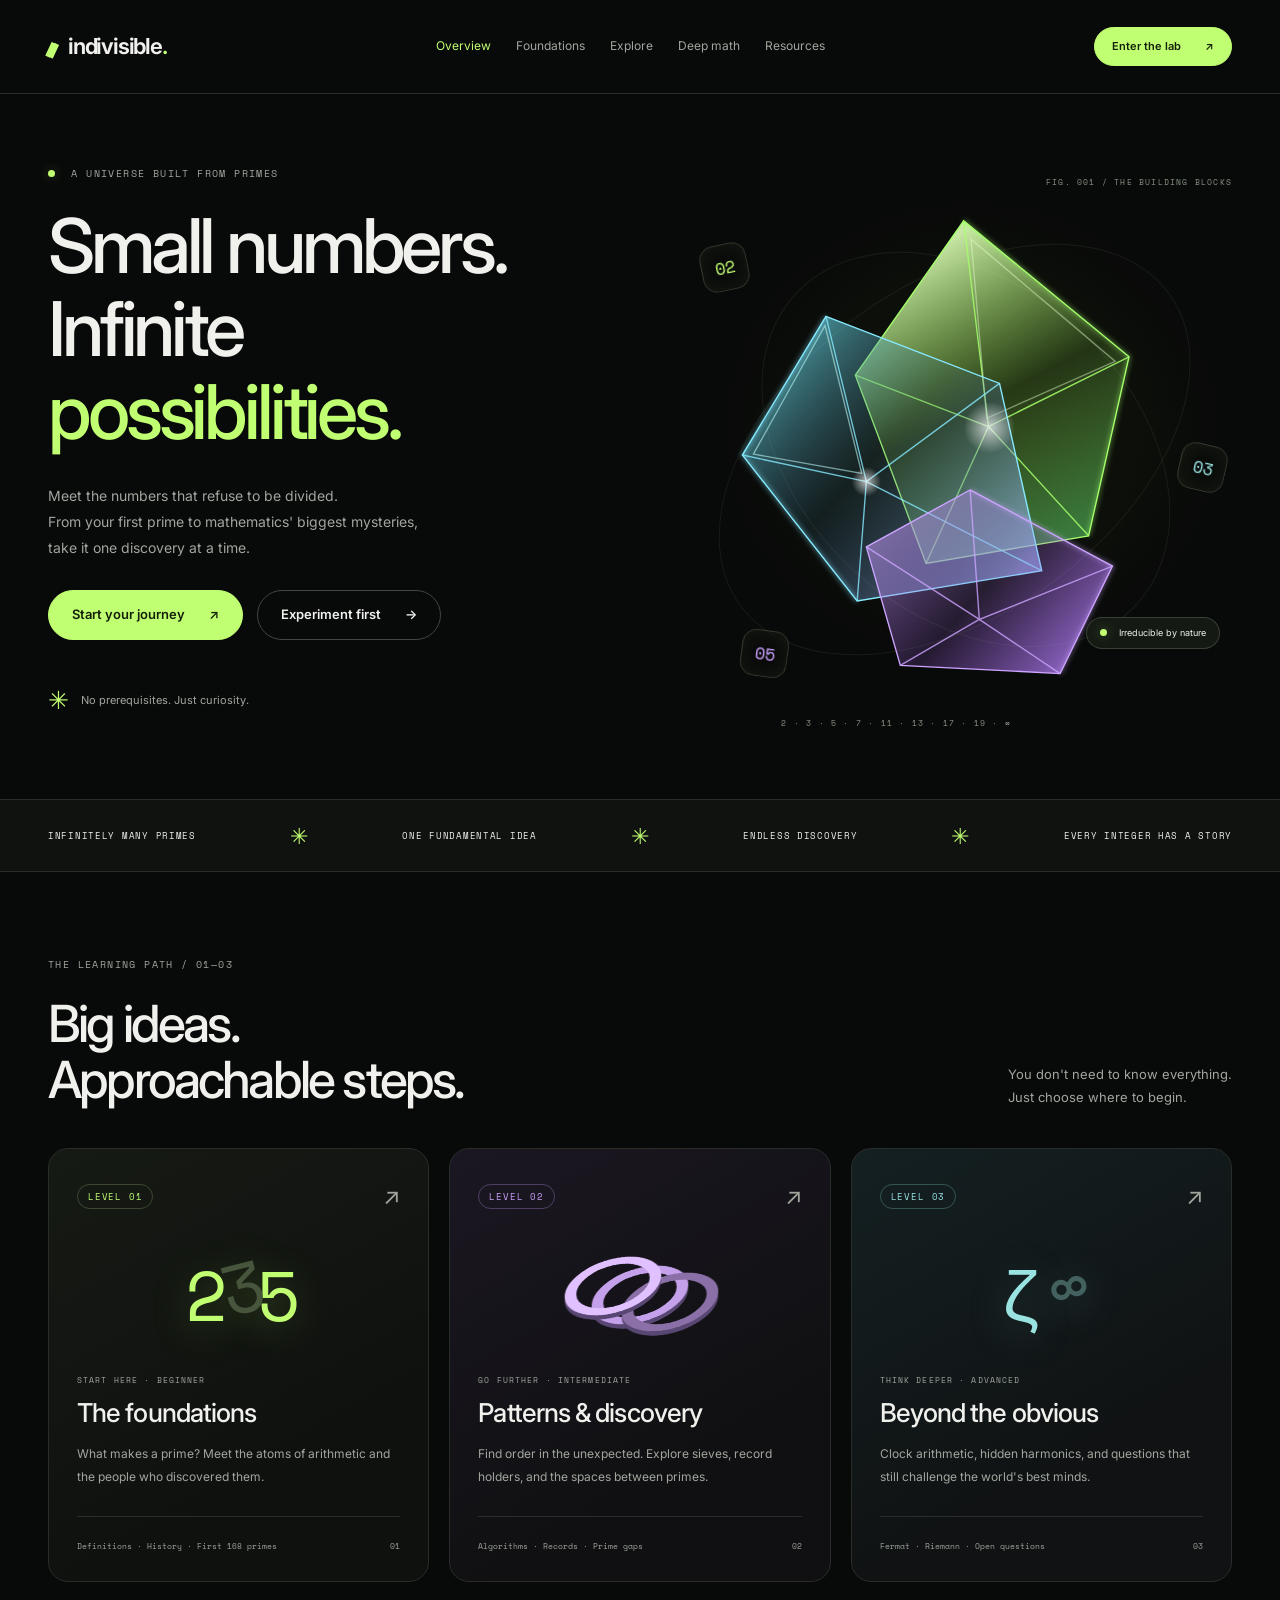
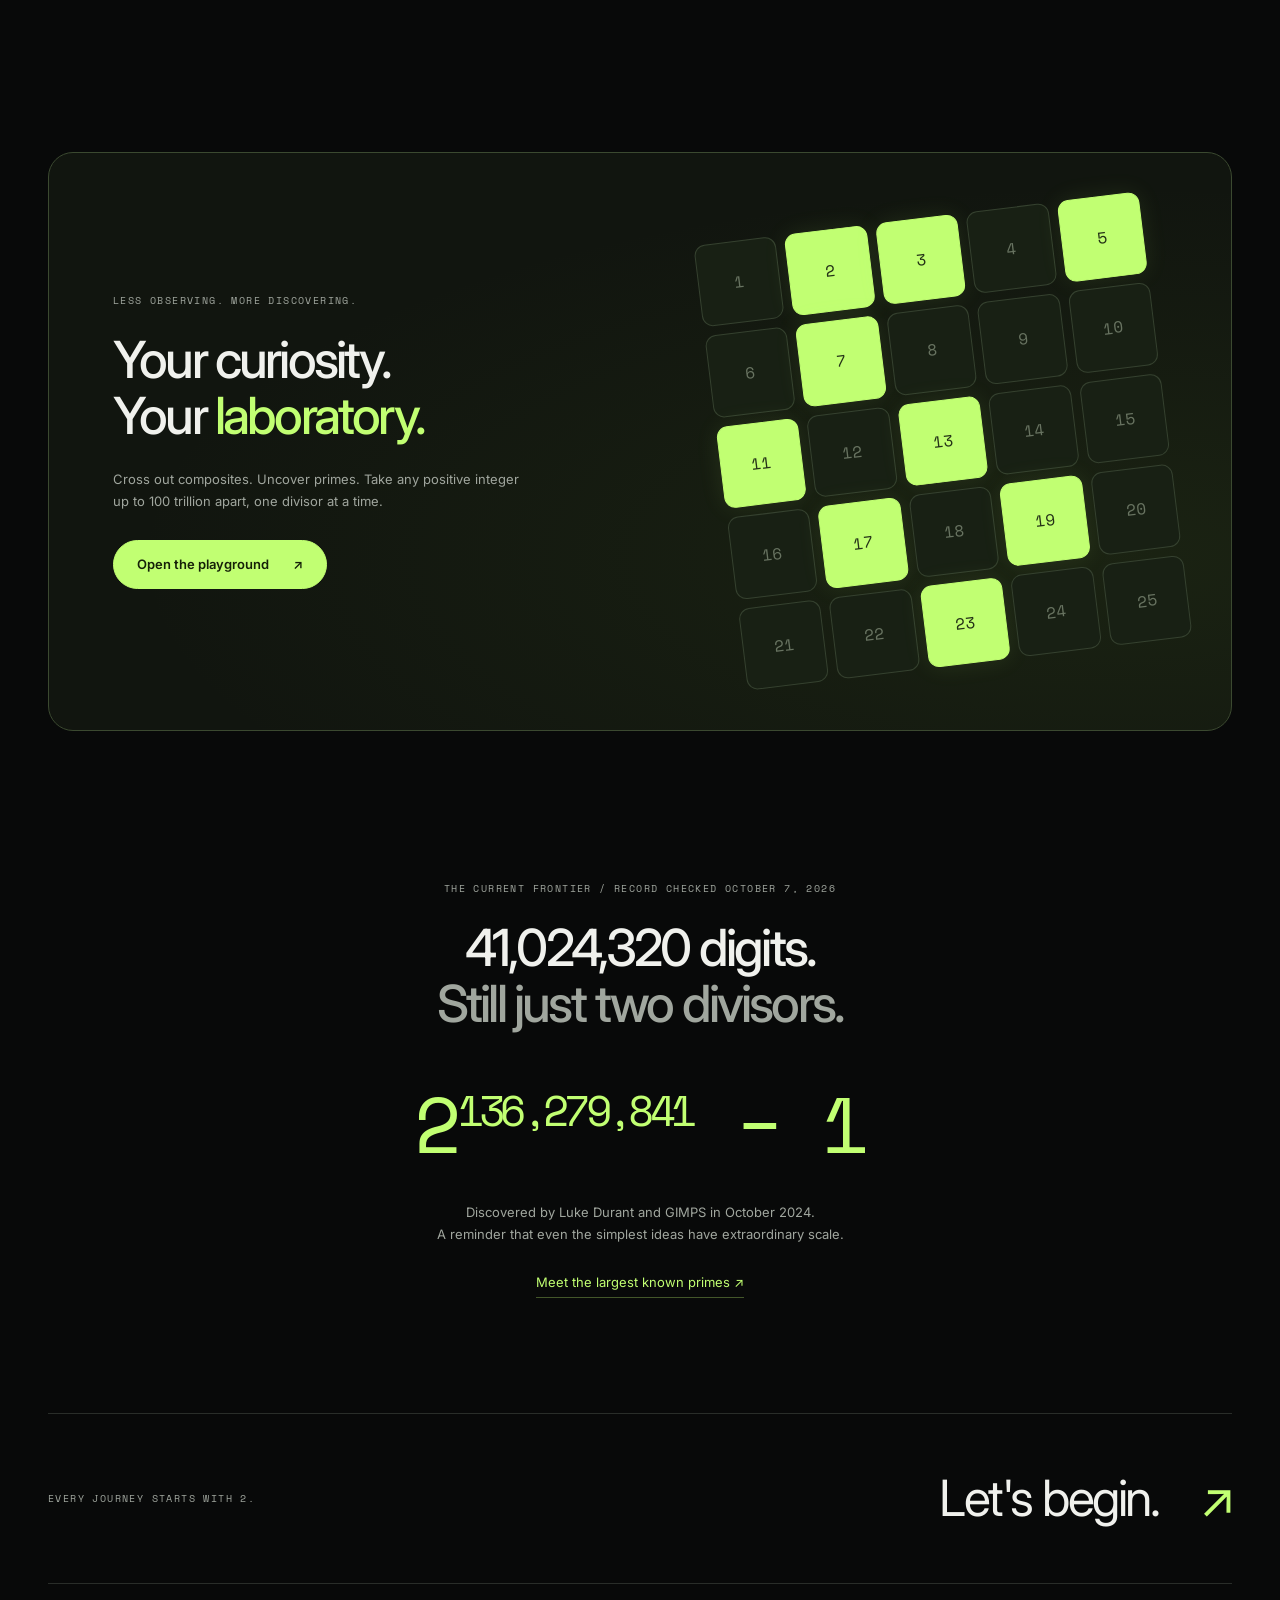
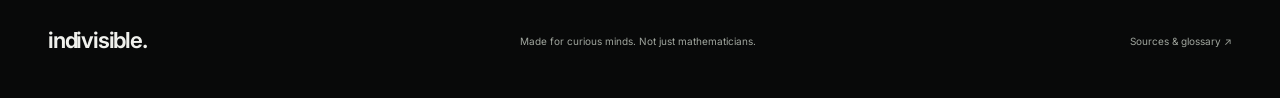
<file: index.html>
<!DOCTYPE html>
<html lang="en">
<head>
    <meta charset="UTF-8">
    <meta name="viewport" content="width=device-width, initial-scale=1.0">
    <meta name="description" content="A guided journey into prime numbers. Explore the foundations, discover patterns, and experiment in an interactive prime laboratory.">
    <meta name="theme-color" content="#080909">
    <title>Indivisible — Small numbers. Infinite possibilities.</title>
    <link rel="icon" type="image/svg+xml" href="prism.svg">
    <link rel="stylesheet" href="styles.css">
    <script src="app.js" defer></script>
</head>
<body>
    <a class="skip-link" href="#main">Skip to content</a>
    <header class="site-header">
        <a class="brand" href="index.html" aria-label="Indivisible home"><span class="brand-mark" aria-hidden="true">ıı</span> indivisible<span class="brand-dot">.</span></a>
        <nav aria-label="Main navigation"><a href="index.html" aria-current="page">Overview</a><a href="foundations.html">Foundations</a><a href="explore.html">Explore</a><a href="advanced.html">Deep math</a><a href="resources.html">Resources</a></nav>
        <a class="button button-small" href="playground.html">Enter the lab <span aria-hidden="true">↗</span></a>
    </header>
    <main id="main">
        <section class="hero container">
            <div class="hero-copy">
                <p class="eyebrow"><span class="status-dot"></span> A universe built from primes</p>
                <h1>Small numbers.<br>Infinite<br><span class="text-lime">possibilities.</span></h1>
                <p class="hero-description">Meet the numbers that refuse to be divided.<br>From your first prime to mathematics' biggest mysteries,<br class="desktop-break"> take it one discovery at a time.</p>
                <div class="button-row"><a class="button" href="foundations.html">Start your journey <span aria-hidden="true">↗</span></a><a class="button button-ghost" href="playground.html">Experiment first <span aria-hidden="true">→</span></a></div>
                <div class="hero-caption"><span class="mini-orbit" aria-hidden="true">✳</span><span>No prerequisites. Just curiosity.</span></div>
            </div>
            <div class="hero-art" aria-label="Abstract translucent geometric structures inspired by the building blocks of numbers" role="img">
                <div class="orbital orbital-one"></div><div class="orbital orbital-two"></div>
                <div class="art-coordinate coordinate-top">FIG. 001 / THE BUILDING BLOCKS</div>
                <img src="prism.svg" alt="" class="prism">
                <span class="floating-number number-two">02</span><span class="floating-number number-three">03</span><span class="floating-number number-five">05</span>
                <div class="art-tag"><span class="status-dot"></span> Irreducible by nature</div>
                <div class="art-coordinate coordinate-bottom">2 · 3 · 5 · 7 · 11 · 13 · 17 · 19 · ∞</div>
            </div>
        </section>
        <div class="ticker" aria-label="Prime number highlights"><div class="container ticker-inner"><span>INFINITELY MANY PRIMES</span><span class="asterisk">✳</span><span>ONE FUNDAMENTAL IDEA</span><span class="asterisk">✳</span><span>ENDLESS DISCOVERY</span><span class="asterisk">✳</span><span>EVERY INTEGER HAS A STORY</span></div></div>
        <section class="container section" id="levels">
            <div class="section-heading"><div><p class="eyebrow">The learning path / 01—03</p><h2>Big ideas.<br>Approachable steps.</h2></div><p>You don't need to know everything.<br>Just choose where to begin.</p></div>
            <div class="level-grid">
                <a class="level-card level-lime" href="foundations.html"><div class="card-top"><span class="pill">LEVEL 01</span><span class="card-arrow">↗</span></div><div class="level-symbol" aria-hidden="true">2<span>3</span>5</div><div><p class="eyebrow">Start here · Beginner</p><h3>The foundations</h3><p>What makes a prime? Meet the atoms of arithmetic and the people who discovered them.</p></div><div class="card-footer"><span>Definitions · History · First 168 primes</span><span>01</span></div></a>
                <a class="level-card level-purple" href="explore.html"><div class="card-top"><span class="pill">LEVEL 02</span><span class="card-arrow">↗</span></div><div class="level-symbol symbol-rings" aria-hidden="true"><i></i><i></i><i></i></div><div><p class="eyebrow">Go further · Intermediate</p><h3>Patterns &amp; discovery</h3><p>Find order in the unexpected. Explore sieves, record holders, and the spaces between primes.</p></div><div class="card-footer"><span>Algorithms · Records · Prime gaps</span><span>02</span></div></a>
                <a class="level-card level-cyan" href="advanced.html"><div class="card-top"><span class="pill">LEVEL 03</span><span class="card-arrow">↗</span></div><div class="level-symbol" aria-hidden="true">ζ<span>∞</span></div><div><p class="eyebrow">Think deeper · Advanced</p><h3>Beyond the obvious</h3><p>Clock arithmetic, hidden harmonics, and questions that still challenge the world's best minds.</p></div><div class="card-footer"><span>Fermat · Riemann · Open questions</span><span>03</span></div></a>
            </div>
        </section>
        <section class="container section">
            <div class="feature-panel">
                <div><p class="eyebrow">Less observing. More discovering.</p><h2>Your curiosity.<br>Your <span class="text-lime">laboratory.</span></h2><p>Cross out composites. Uncover primes. Take any positive integer up to 100 trillion apart, one divisor at a time.</p><a class="button" href="playground.html">Open the playground <span aria-hidden="true">↗</span></a></div>
                <div class="preview-grid" aria-label="Example: primes highlighted among the integers 1 to 25"><span>1</span><span class="lit">2</span><span class="lit">3</span><span>4</span><span class="lit">5</span><span>6</span><span class="lit">7</span><span>8</span><span>9</span><span>10</span><span class="lit">11</span><span>12</span><span class="lit">13</span><span>14</span><span>15</span><span>16</span><span class="lit">17</span><span>18</span><span class="lit">19</span><span>20</span><span>21</span><span>22</span><span class="lit">23</span><span>24</span><span>25</span></div>
            </div>
        </section>
        <section class="container section record-teaser">
            <p class="eyebrow">The current frontier / Record checked October 7, 2026</p><h2>41,024,320 digits.<br><span class="muted">Still just two divisors.</span></h2>
            <div class="record-equation">2<sup>136,279,841</sup> − 1</div>
            <p>Discovered by Luke Durant and GIMPS in October 2024.<br>A reminder that even the simplest ideas have extraordinary scale.</p>
            <a class="text-link" href="explore.html#largest">Meet the largest known primes <span aria-hidden="true">↗</span></a>
        </section>
        <section class="container journey-end"><span class="eyebrow">Every journey starts with 2.</span><a href="foundations.html">Let's begin. <span aria-hidden="true">↗</span></a></section>
    </main>
    <footer class="site-footer container"><a class="brand" href="index.html">indivisible.</a><p>Made for curious minds. Not just mathematicians.</p><a href="resources.html">Sources &amp; glossary ↗</a></footer>
</body>
</html>
</file>
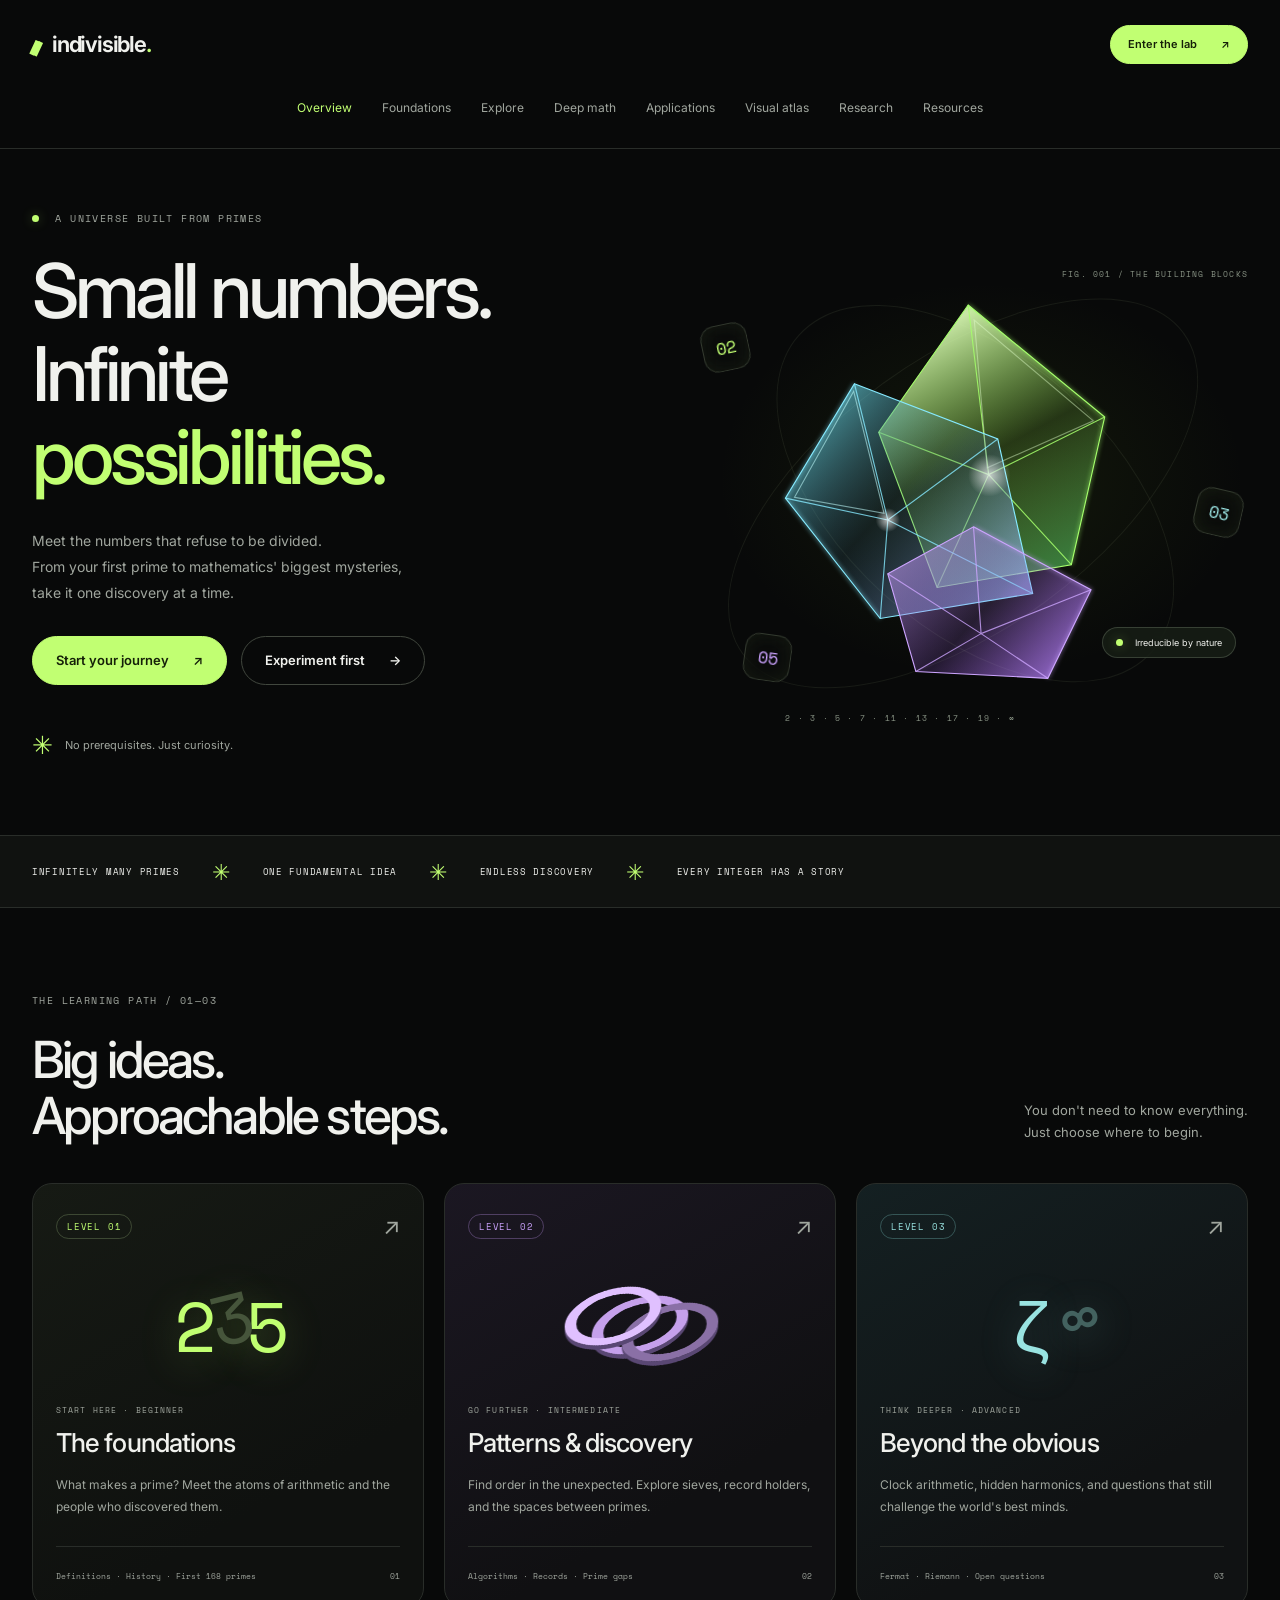
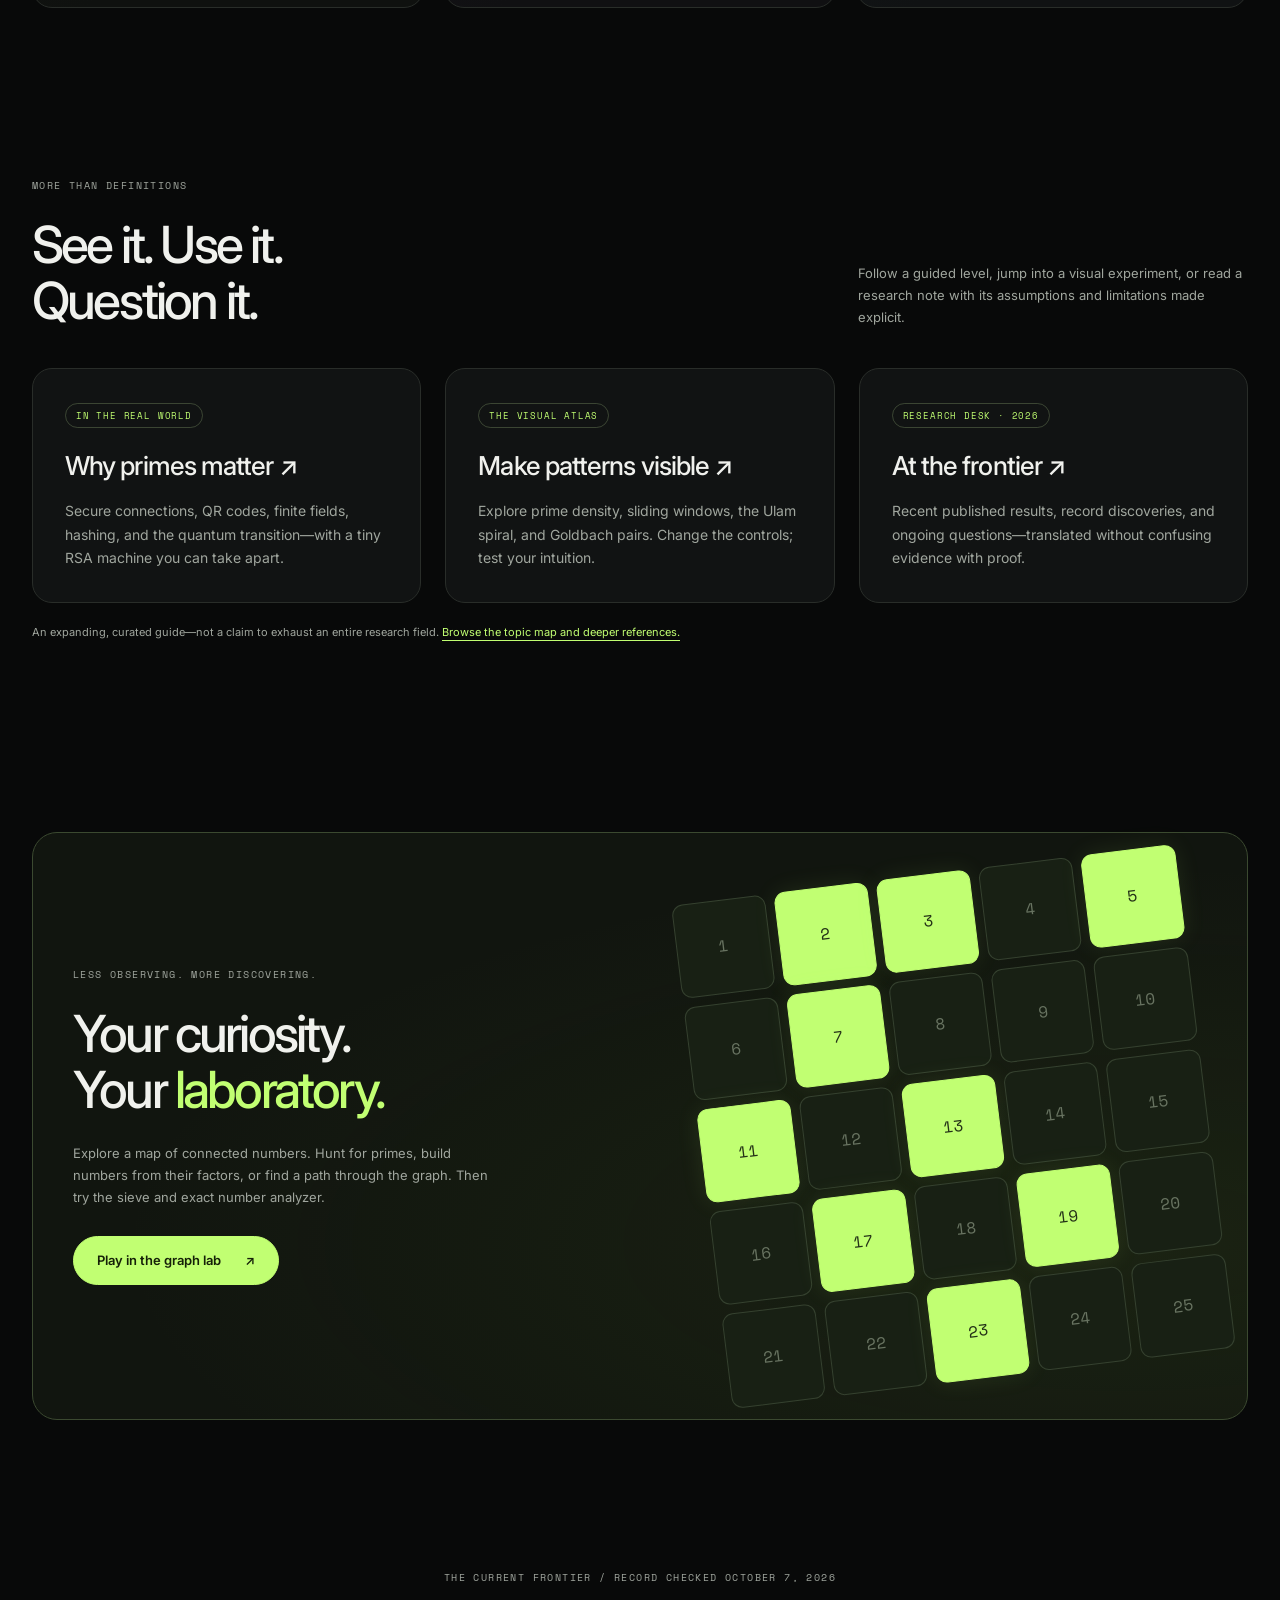
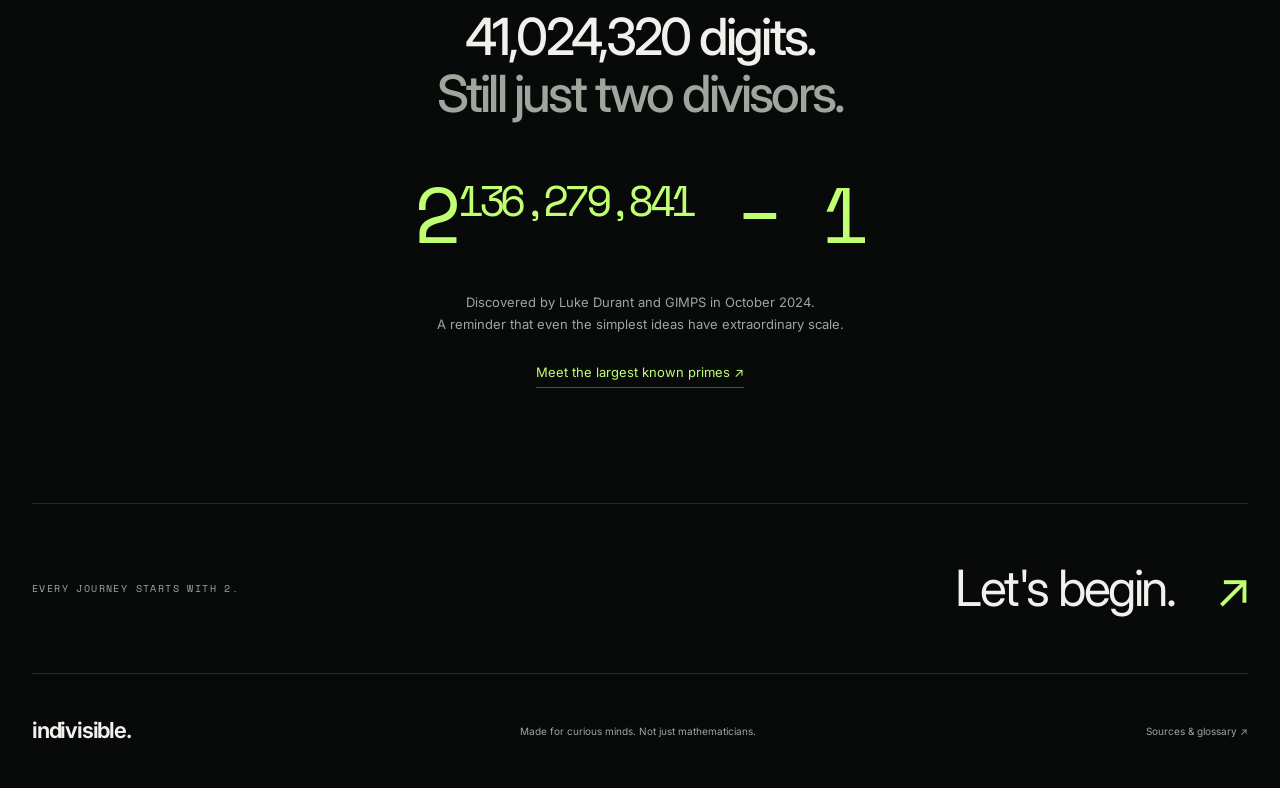
<file: docs/index.html>
<!DOCTYPE html>
<html lang="en">
<head>
    <meta charset="UTF-8">
    <meta name="viewport" content="width=device-width, initial-scale=1.0">
    <meta name="description" content="A guided journey into prime numbers. Explore the foundations, discover patterns, and experiment in an interactive prime laboratory.">
    <meta name="theme-color" content="#080909">
    <title>Indivisible — Small numbers. Infinite possibilities.</title>
    <link rel="icon" type="image/svg+xml" href="assets/images/prism.svg">
    <link rel="stylesheet" href="assets/css/styles.css">
    <script src="scripts/app.js" defer></script>
</head>
<body>
    <a class="skip-link" href="#main">Skip to content</a>
    <header class="site-header">
        <a class="brand" href="index.html" aria-label="Indivisible home"><span class="brand-mark" aria-hidden="true">ıı</span> indivisible<span class="brand-dot">.</span></a>
        <nav aria-label="Main navigation"><a href="index.html" aria-current="page">Overview</a><a href="foundations.html">Foundations</a><a href="explore.html">Explore</a><a href="advanced.html">Deep math</a><a href="applications.html">Applications</a><a href="visuals.html">Visual atlas</a><a href="research.html">Research</a><a href="resources.html">Resources</a></nav>
        <a class="button button-small" href="playground.html">Enter the lab <span aria-hidden="true">↗</span></a>
    </header>
    <main id="main">
        <section class="hero container">
            <div class="hero-copy">
                <p class="eyebrow"><span class="status-dot"></span> A universe built from primes</p>
                <h1>Small numbers.<br>Infinite<br><span class="text-lime">possibilities.</span></h1>
                <p class="hero-description">Meet the numbers that refuse to be divided.<br>From your first prime to mathematics' biggest mysteries,<br class="desktop-break"> take it one discovery at a time.</p>
                <div class="button-row"><a class="button" href="foundations.html">Start your journey <span aria-hidden="true">↗</span></a><a class="button button-ghost" href="playground.html">Experiment first <span aria-hidden="true">→</span></a></div>
                <div class="hero-caption"><span class="mini-orbit" aria-hidden="true">✳</span><span>No prerequisites. Just curiosity.</span></div>
            </div>
            <div class="hero-art" aria-label="Abstract translucent geometric structures inspired by the building blocks of numbers" role="img">
                <div class="orbital orbital-one"></div><div class="orbital orbital-two"></div>
                <div class="art-coordinate coordinate-top">FIG. 001 / THE BUILDING BLOCKS</div>
                <img src="assets/images/prism.svg" alt="" class="prism">
                <span class="floating-number number-two">02</span><span class="floating-number number-three">03</span><span class="floating-number number-five">05</span>
                <div class="art-tag"><span class="status-dot"></span> Irreducible by nature</div>
                <div class="art-coordinate coordinate-bottom">2 · 3 · 5 · 7 · 11 · 13 · 17 · 19 · ∞</div>
            </div>
        </section>
        <div class="ticker" aria-label="Prime number highlights"><div class="container ticker-inner"><span>INFINITELY MANY PRIMES</span><span class="asterisk">✳</span><span>ONE FUNDAMENTAL IDEA</span><span class="asterisk">✳</span><span>ENDLESS DISCOVERY</span><span class="asterisk">✳</span><span>EVERY INTEGER HAS A STORY</span></div></div>
        <section class="container section" id="levels">
            <div class="section-heading"><div><p class="eyebrow">The learning path / 01—03</p><h2>Big ideas.<br>Approachable steps.</h2></div><p>You don't need to know everything.<br>Just choose where to begin.</p></div>
            <div class="level-grid">
                <a class="level-card level-lime" href="foundations.html"><div class="card-top"><span class="pill">LEVEL 01</span><span class="card-arrow">↗</span></div><div class="level-symbol" aria-hidden="true">2<span>3</span>5</div><div><p class="eyebrow">Start here · Beginner</p><h3>The foundations</h3><p>What makes a prime? Meet the atoms of arithmetic and the people who discovered them.</p></div><div class="card-footer"><span>Definitions · History · First 168 primes</span><span>01</span></div></a>
                <a class="level-card level-purple" href="explore.html"><div class="card-top"><span class="pill">LEVEL 02</span><span class="card-arrow">↗</span></div><div class="level-symbol symbol-rings" aria-hidden="true"><i></i><i></i><i></i></div><div><p class="eyebrow">Go further · Intermediate</p><h3>Patterns &amp; discovery</h3><p>Find order in the unexpected. Explore sieves, record holders, and the spaces between primes.</p></div><div class="card-footer"><span>Algorithms · Records · Prime gaps</span><span>02</span></div></a>
                <a class="level-card level-cyan" href="advanced.html"><div class="card-top"><span class="pill">LEVEL 03</span><span class="card-arrow">↗</span></div><div class="level-symbol" aria-hidden="true">ζ<span>∞</span></div><div><p class="eyebrow">Think deeper · Advanced</p><h3>Beyond the obvious</h3><p>Clock arithmetic, hidden harmonics, and questions that still challenge the world's best minds.</p></div><div class="card-footer"><span>Fermat · Riemann · Open questions</span><span>03</span></div></a>
            </div>
        </section>
        <section class="container section discovery-links">
            <div class="section-heading"><div><p class="eyebrow">More than definitions</p><h2>See it. Use it.<br>Question it.</h2></div><p>Follow a guided level, jump into a visual experiment, or read a research note with its assumptions and limitations made explicit.</p></div>
            <div class="reading-grid three">
                <a class="panel discovery-card" href="applications.html"><span class="pill">IN THE REAL WORLD</span><h3>Why primes matter ↗</h3><p>Secure connections, QR codes, finite fields, hashing, and the quantum transition—with a tiny RSA machine you can take apart.</p></a>
                <a class="panel discovery-card" href="visuals.html"><span class="pill">THE VISUAL ATLAS</span><h3>Make patterns visible ↗</h3><p>Explore prime density, sliding windows, the Ulam spiral, and Goldbach pairs. Change the controls; test your intuition.</p></a>
                <a class="panel discovery-card" href="research.html"><span class="pill">RESEARCH DESK · 2026</span><h3>At the frontier ↗</h3><p>Recent published results, record discoveries, and ongoing questions—translated without confusing evidence with proof.</p></a>
            </div>
            <p class="source-note">An expanding, curated guide—not a claim to exhaust an entire research field. <a href="resources.html#topic-map">Browse the topic map and deeper references.</a></p>
        </section>
        <section class="container section">
            <div class="feature-panel">
                <div><p class="eyebrow">Less observing. More discovering.</p><h2>Your curiosity.<br>Your <span class="text-lime">laboratory.</span></h2><p>Explore a map of connected numbers. Hunt for primes, build numbers from their factors, or find a path through the graph. Then try the sieve and exact number analyzer.</p><a class="button" href="playground.html#graph-lab">Play in the graph lab <span aria-hidden="true">↗</span></a></div>
                <div class="preview-grid" aria-label="Example: primes highlighted among the integers 1 to 25"><span>1</span><span class="lit">2</span><span class="lit">3</span><span>4</span><span class="lit">5</span><span>6</span><span class="lit">7</span><span>8</span><span>9</span><span>10</span><span class="lit">11</span><span>12</span><span class="lit">13</span><span>14</span><span>15</span><span>16</span><span class="lit">17</span><span>18</span><span class="lit">19</span><span>20</span><span>21</span><span>22</span><span class="lit">23</span><span>24</span><span>25</span></div>
            </div>
        </section>
        <section class="container section record-teaser">
            <p class="eyebrow">The current frontier / Record checked October 7, 2026</p><h2>41,024,320 digits.<br><span class="muted">Still just two divisors.</span></h2>
            <div class="record-equation">2<sup>136,279,841</sup> − 1</div>
            <p>Discovered by Luke Durant and GIMPS in October 2024.<br>A reminder that even the simplest ideas have extraordinary scale.</p>
            <a class="text-link" href="explore.html#largest">Meet the largest known primes <span aria-hidden="true">↗</span></a>
        </section>
        <section class="container journey-end"><span class="eyebrow">Every journey starts with 2.</span><a href="foundations.html">Let's begin. <span aria-hidden="true">↗</span></a></section>
    </main>
    <footer class="site-footer container"><a class="brand" href="index.html">indivisible.</a><p>Made for curious minds. Not just mathematicians.</p><a href="resources.html">Sources &amp; glossary ↗</a></footer>
</body>
</html>
</file>
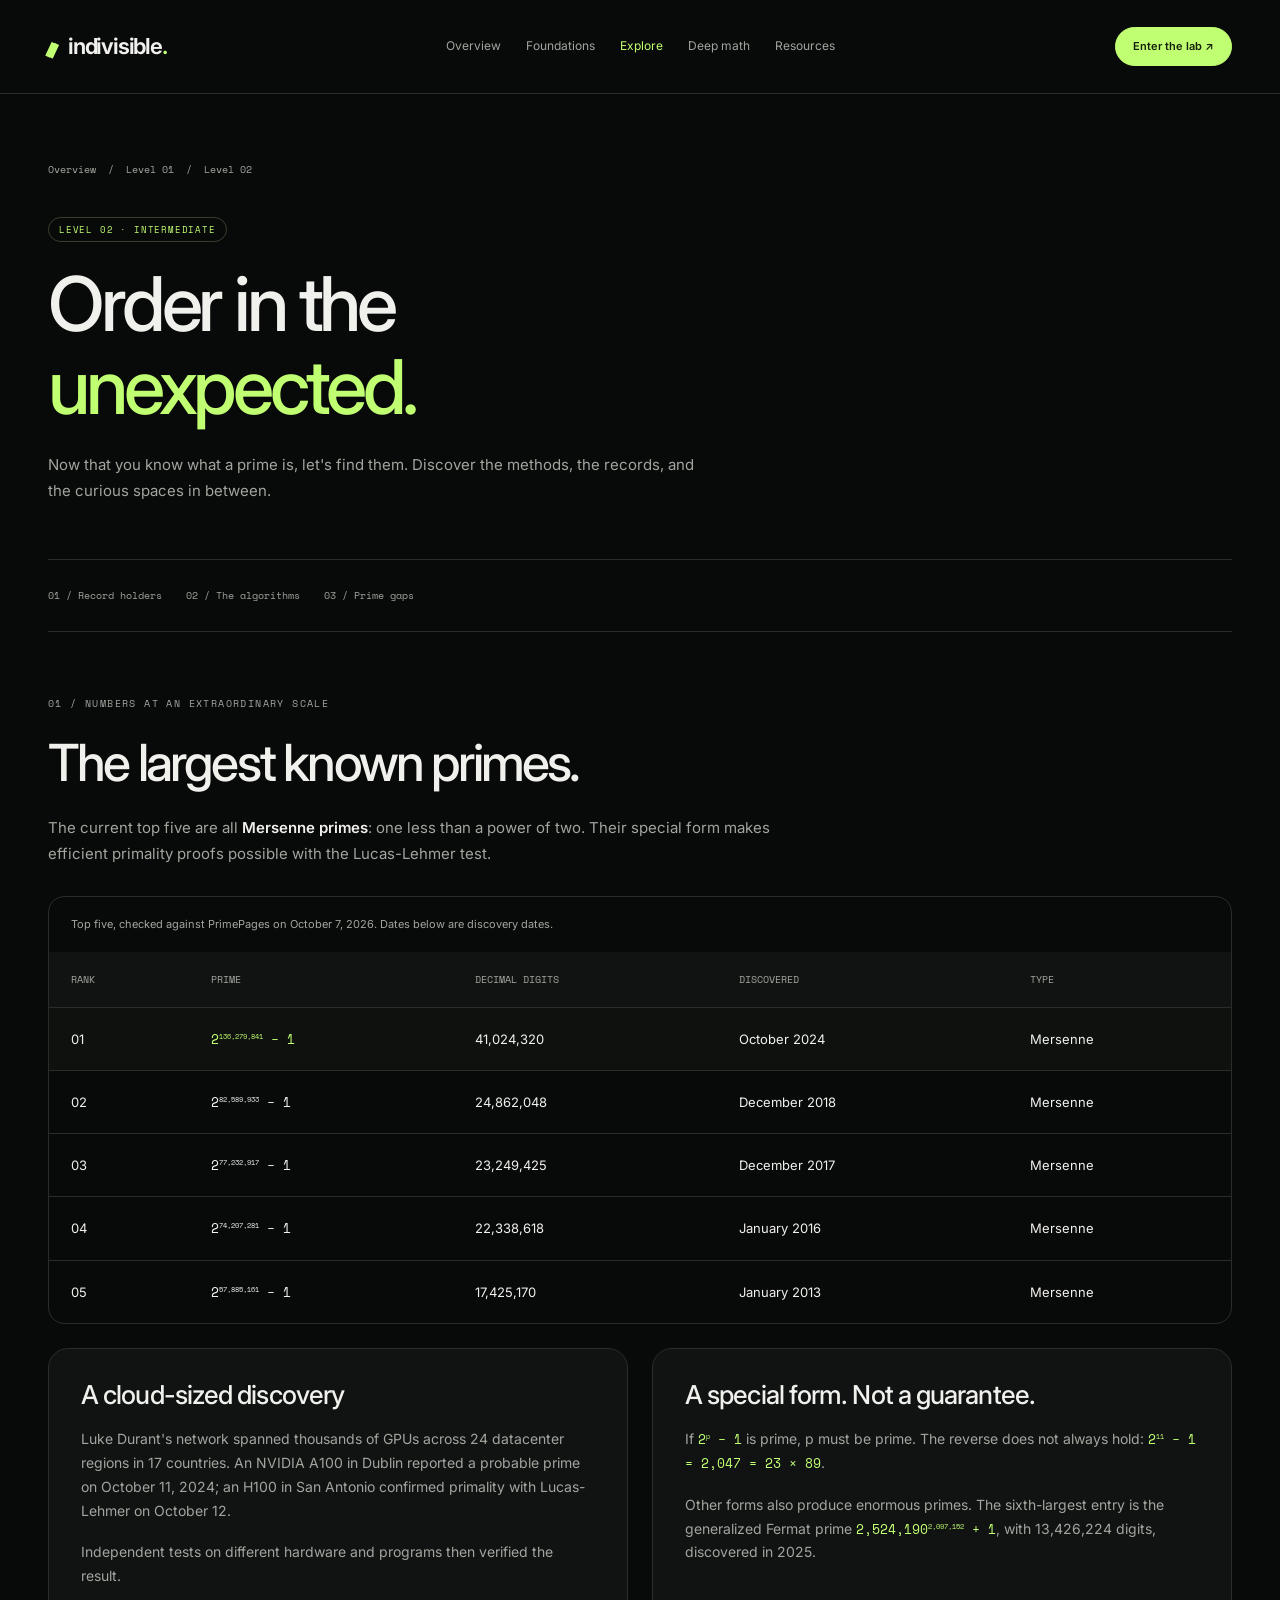
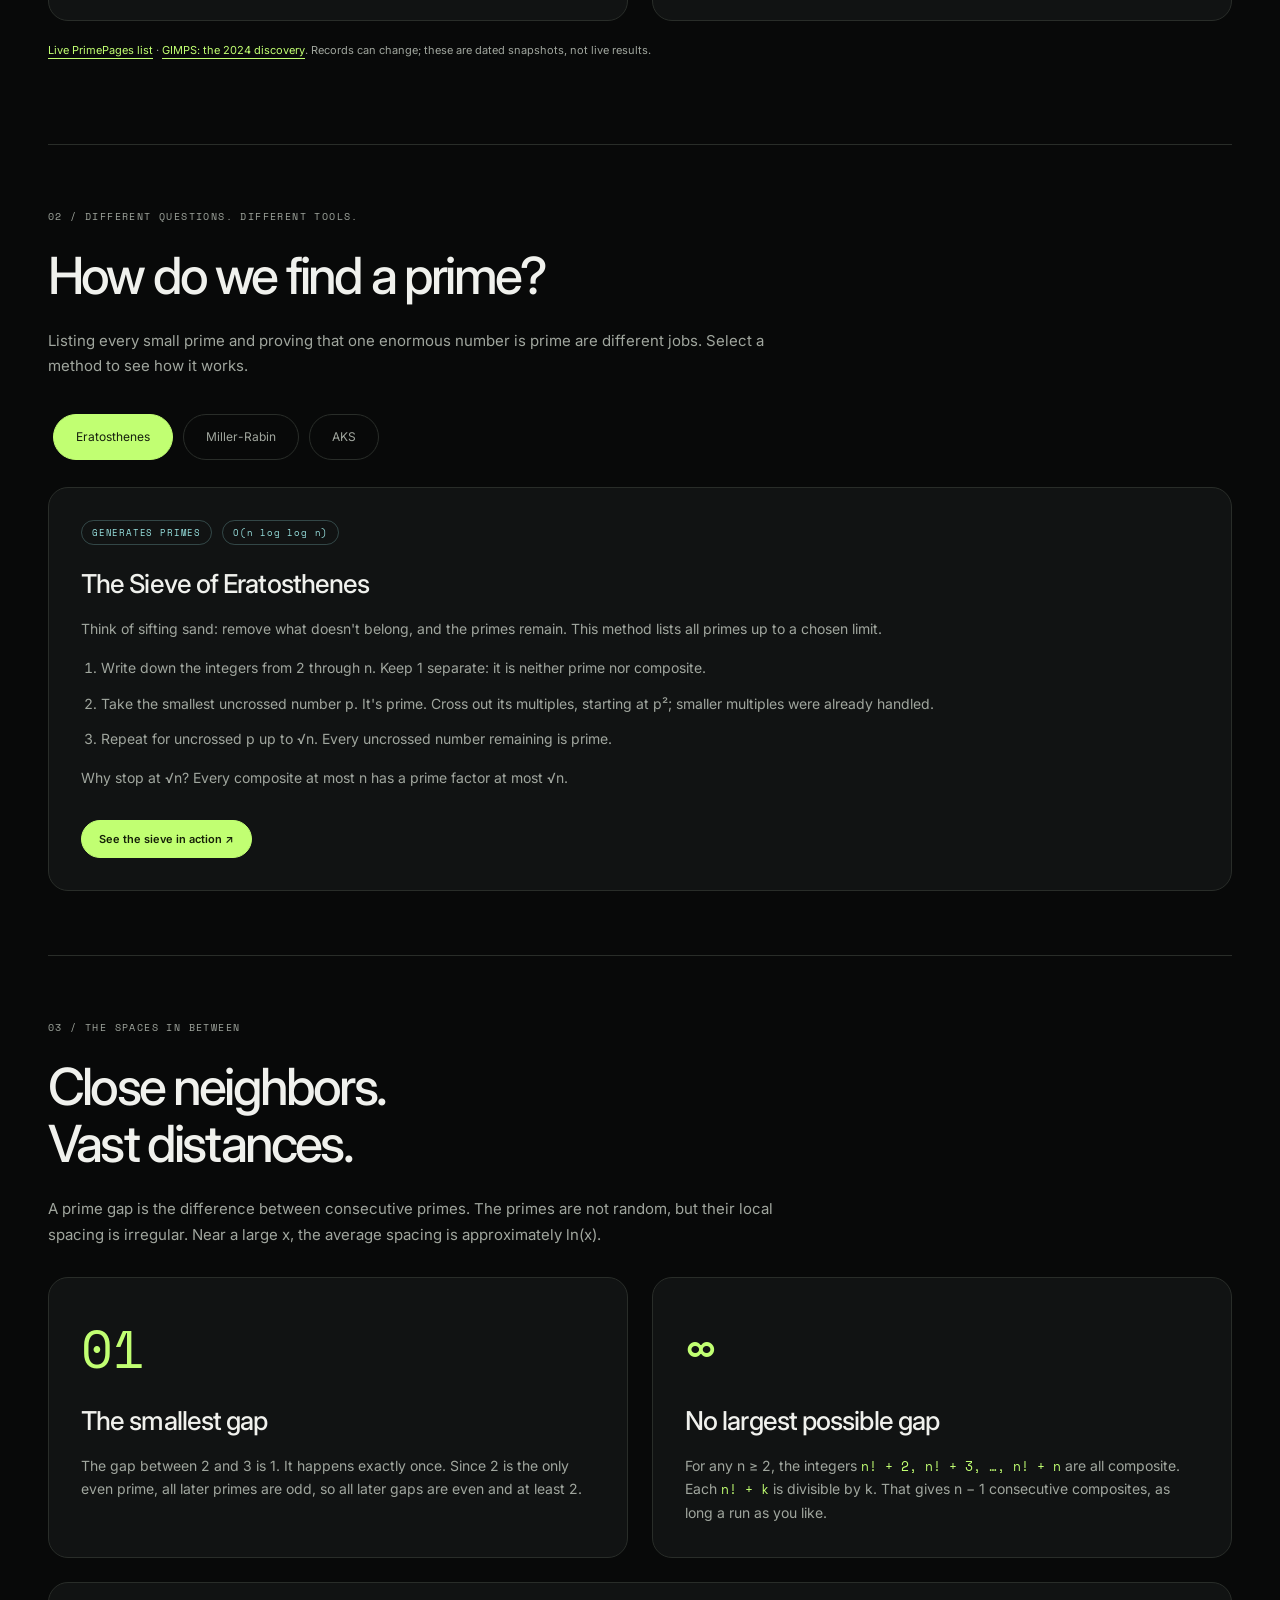
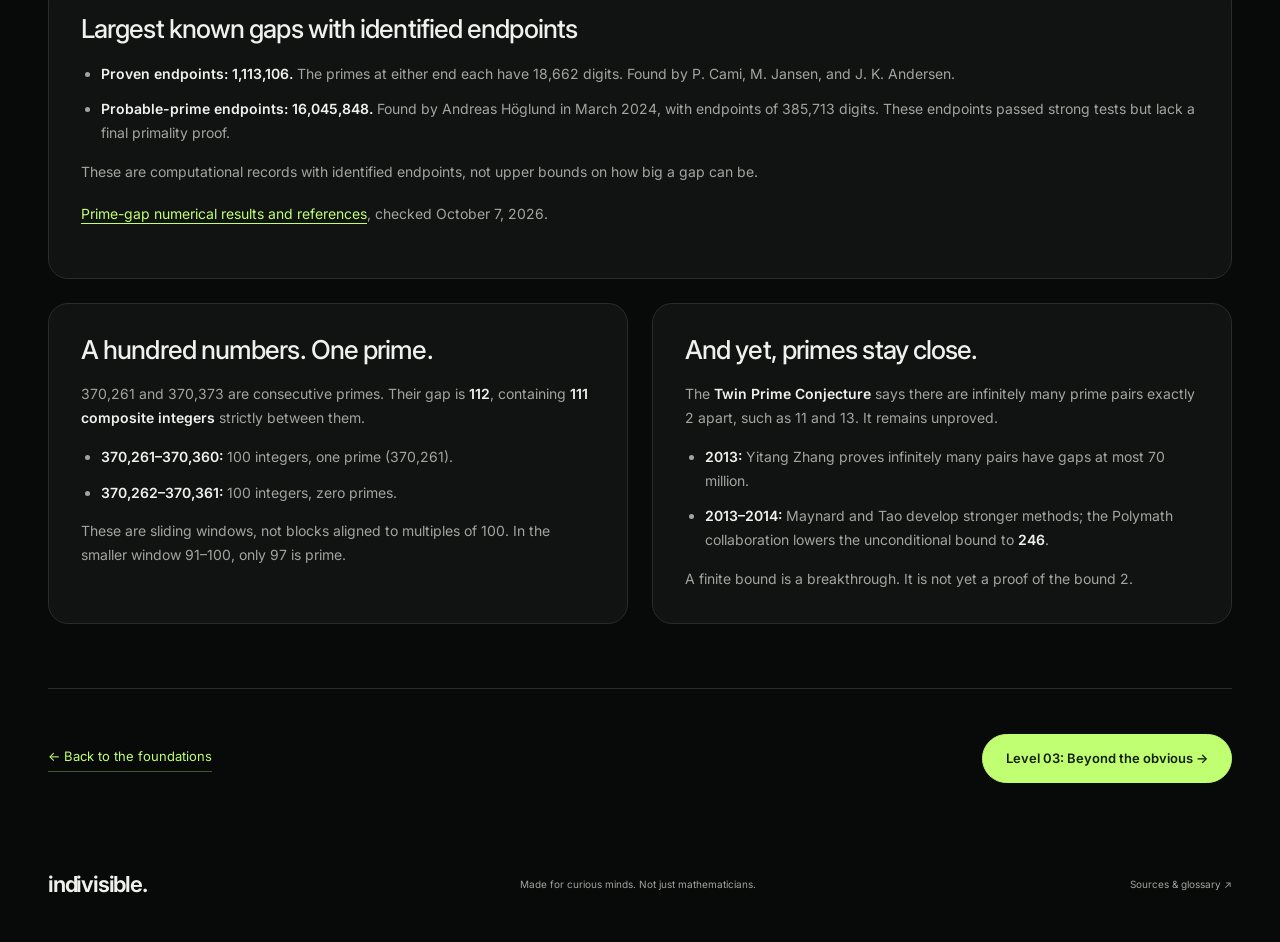
<file: explore.html>
<!DOCTYPE html>
<html lang="en">
<head>
    <meta charset="UTF-8"><meta name="viewport" content="width=device-width, initial-scale=1.0">
    <meta name="description" content="Level 2: discover the largest primes, compare Eratosthenes, Miller-Rabin and AKS, and explore prime gaps and twin primes.">
    <meta name="theme-color" content="#080909"><title>Patterns &amp; Discovery — Indivisible</title>
    <link rel="icon" type="image/svg+xml" href="prism.svg"><link rel="stylesheet" href="styles.css"><script src="app.js" defer></script>
</head>
<body>
    <a class="skip-link" href="#main">Skip to content</a>
    <header class="site-header">
        <a class="brand" href="index.html" aria-label="Indivisible home"><span class="brand-mark" aria-hidden="true">ıı</span> indivisible<span class="brand-dot">.</span></a>
        <nav aria-label="Main navigation"><a href="index.html">Overview</a><a href="foundations.html">Foundations</a><a href="explore.html" aria-current="page">Explore</a><a href="advanced.html">Deep math</a><a href="resources.html">Resources</a></nav>
        <a class="button button-small" href="playground.html">Enter the lab ↗</a>
    </header>
    <main id="main" class="container">
        <section class="page-hero">
            <div class="breadcrumbs"><a href="index.html">Overview</a><span>/</span><a href="foundations.html">Level 01</a><span>/</span><span>Level 02</span></div>
            <span class="pill">LEVEL 02 · INTERMEDIATE</span><h1>Order in the<br><span class="text-lime">unexpected.</span></h1><p>Now that you know what a prime is, let's find them. Discover the methods, the records, and the curious spaces in between.</p>
        </section>
        <nav class="chapter-nav" aria-label="On this page"><a href="#largest">01 / Record holders</a><a href="#algorithms">02 / The algorithms</a><a href="#gaps">03 / Prime gaps</a></nav>
        <section id="largest" class="content-section">
            <p class="eyebrow">01 / Numbers at an extraordinary scale</p><h2>The largest known primes.</h2>
            <p class="lead">The current top five are all <strong>Mersenne primes</strong>: one less than a power of two. Their special form makes efficient primality proofs possible with the Lucas-Lehmer test.</p>
            <div class="table-scroll" tabindex="0" role="region" aria-label="Largest known primes table">
                <table><caption>Top five, checked against PrimePages on October 7, 2026. Dates below are discovery dates.</caption><thead><tr><th scope="col">Rank</th><th scope="col">Prime</th><th scope="col">Decimal digits</th><th scope="col">Discovered</th><th scope="col">Type</th></tr></thead><tbody>
                    <tr><td>01</td><td class="mono text-lime">2<sup>136,279,841</sup> − 1</td><td>41,024,320</td><td>October 2024</td><td>Mersenne</td></tr>
                    <tr><td>02</td><td class="mono">2<sup>82,589,933</sup> − 1</td><td>24,862,048</td><td>December 2018</td><td>Mersenne</td></tr>
                    <tr><td>03</td><td class="mono">2<sup>77,232,917</sup> − 1</td><td>23,249,425</td><td>December 2017</td><td>Mersenne</td></tr>
                    <tr><td>04</td><td class="mono">2<sup>74,207,281</sup> − 1</td><td>22,338,618</td><td>January 2016</td><td>Mersenne</td></tr>
                    <tr><td>05</td><td class="mono">2<sup>57,885,161</sup> − 1</td><td>17,425,170</td><td>January 2013</td><td>Mersenne</td></tr>
                </tbody></table>
            </div>
            <div class="reading-grid" style="margin-top:24px">
                <article class="panel"><h3>A cloud-sized discovery</h3><p>Luke Durant's network spanned thousands of GPUs across 24 datacenter regions in 17 countries. An NVIDIA A100 in Dublin reported a probable prime on October 11, 2024; an H100 in San Antonio confirmed primality with Lucas-Lehmer on October 12.</p><p>Independent tests on different hardware and programs then verified the result.</p></article>
                <article class="panel"><h3>A special form. Not a guarantee.</h3><p>If <code>2<sup>p</sup> − 1</code> is prime, p must be prime. The reverse does not always hold: <code>2<sup>11</sup> − 1 = 2,047 = 23 × 89</code>.</p><p>Other forms also produce enormous primes. The sixth-largest entry is the generalized Fermat prime <code>2,524,190<sup>2,097,152</sup> + 1</code>, with 13,426,224 digits, discovered in 2025.</p></article>
            </div>
            <p class="source-note"><a href="https://t5k.org/primes/lists/all.txt">Live PrimePages list</a> · <a href="https://www.mersenne.org/primes/press/M136279841.html">GIMPS: the 2024 discovery</a>. Records can change; these are dated snapshots, not live results.</p>
        </section>
        <section id="algorithms" class="content-section">
            <p class="eyebrow">02 / Different questions. Different tools.</p><h2>How do we find a prime?</h2>
            <p class="lead">Listing every small prime and proving that one enormous number is prime are different jobs. Select a method to see how it works.</p>
            <div class="tabs" role="tablist" aria-label="Primality algorithms">
                <button type="button" role="tab" id="tab-sieve" aria-selected="true" aria-controls="algorithm-sieve">Eratosthenes</button>
                <button type="button" role="tab" id="tab-miller" aria-selected="false" aria-controls="algorithm-miller" tabindex="-1">Miller-Rabin</button>
                <button type="button" role="tab" id="tab-aks" aria-selected="false" aria-controls="algorithm-aks" tabindex="-1">AKS</button>
            </div>
            <article class="panel" id="algorithm-sieve" role="tabpanel" aria-labelledby="tab-sieve" tabindex="0">
                <div class="algorithm-meta"><span class="pill">GENERATES PRIMES</span><span class="pill">O(n log log n)</span></div><h3>The Sieve of Eratosthenes</h3><p>Think of sifting sand: remove what doesn't belong, and the primes remain. This method lists all primes up to a chosen limit.</p>
                <ol><li>Write down the integers from 2 through n. Keep 1 separate: it is neither prime nor composite.</li><li>Take the smallest uncrossed number p. It's prime. Cross out its multiples, starting at p²; smaller multiples were already handled.</li><li>Repeat for uncrossed p up to √n. Every uncrossed number remaining is prime.</li></ol>
                <p>Why stop at √n? Every composite at most n has a prime factor at most √n.</p><div class="button-row"><a class="button button-small" href="playground.html#interactive">See the sieve in action ↗</a></div>
            </article>
            <article class="panel" id="algorithm-miller" role="tabpanel" aria-labelledby="tab-miller" tabindex="0" hidden>
                <div class="algorithm-meta"><span class="pill">TESTS ONE NUMBER</span><span class="pill">USUALLY PROBABILISTIC</span></div><h3>The Miller-Rabin test</h3><p>Think of a series of identity checks. A failed check exposes a composite. Passing many checks makes a number a strong probable-prime candidate.</p>
                <ol><li>Handle 2, 3, and even numbers first. For odd n &gt; 3, write <code>n − 1 = 2<sup>s</sup>d</code> with d odd.</li><li>Choose a base a from 2 through n − 2 and calculate <code>a<sup>d</sup> mod n</code>. If the result is 1 or n − 1, this round passes.</li><li>Otherwise, square modulo n up to s − 1 times. The round passes if a result is n − 1. If none is, n is composite.</li></ol>
                <p>For a fixed odd composite, k independently and uniformly chosen random bases have a false-pass probability at most <code>4<sup>−k</sup></code>. That is not the posterior probability that a passing number is composite.</p>
                <div class="callout">Carefully chosen fixed bases give deterministic results within specified integer bounds. Outside those bounds, passing rounds alone is not a proof.</div>
            </article>
            <article class="panel" id="algorithm-aks" role="tabpanel" aria-labelledby="tab-aks" tabindex="0" hidden>
                <div class="algorithm-meta"><span class="pill">PROVES PRIMALITY</span><span class="pill">DETERMINISTIC POLYNOMIAL TIME</span></div><h3>The AKS primality test</h3><p>Agrawal, Kayal, and Saxena's 2002 breakthrough proved that primality can be decided deterministically in polynomial time without unproved hypotheses.</p>
                <p>Its starting idea resembles Fermat's theorem for polynomials: for prime n, <code>(x + a)<sup>n</sup> ≡ x<sup>n</sup> + a (mod n)</code>. AKS combines perfect-power and factor checks with carefully bounded polynomial congruences modulo <code>x<sup>r</sup> − 1</code>.</p>
                <div class="callout"><strong>Polynomial in what?</strong> The number of digits of n, not n itself. This matters enormously in theory, although Miller-Rabin and specialized tests are generally more practical.</div>
            </article>
            <noscript><p class="callout">Enable JavaScript to switch algorithm tabs. Definitions and source references are also available in the <a class="prose-link" href="resources.html">glossary</a>.</p></noscript>
        </section>
        <section id="gaps" class="content-section">
            <p class="eyebrow">03 / The spaces in between</p><h2>Close neighbors.<br>Vast distances.</h2>
            <p class="lead">A prime gap is the difference between consecutive primes. The primes are not random, but their local spacing is irregular. Near a large x, the average spacing is approximately ln(x).</p>
            <div class="reading-grid">
                <article class="panel"><div class="big-number">01</div><h3>The smallest gap</h3><p>The gap between 2 and 3 is 1. It happens exactly once. Since 2 is the only even prime, all later primes are odd, so all later gaps are even and at least 2.</p></article>
                <article class="panel"><div class="big-number">∞</div><h3>No largest possible gap</h3><p>For any n ≥ 2, the integers <code>n! + 2, n! + 3, …, n! + n</code> are all composite. Each <code>n! + k</code> is divisible by k. That gives n − 1 consecutive composites, as long a run as you like.</p></article>
            </div>
            <div class="panel" style="margin-top:24px"><h3>Largest known gaps with identified endpoints</h3><ul><li><strong>Proven endpoints: 1,113,106.</strong> The primes at either end each have 18,662 digits. Found by P. Cami, M. Jansen, and J. K. Andersen.</li><li><strong>Probable-prime endpoints: 16,045,848.</strong> Found by Andreas Höglund in March 2024, with endpoints of 385,713 digits. These endpoints passed strong tests but lack a final primality proof.</li></ul><p>These are computational records with identified endpoints, not upper bounds on how big a gap can be.</p><p class="source-note"><a href="https://en.wikipedia.org/wiki/Prime_gap#Numerical_results">Prime-gap numerical results and references</a>, checked October 7, 2026.</p></div>
            <div class="reading-grid" style="margin-top:24px">
                <article class="panel"><h3>A hundred numbers. One prime.</h3><p>370,261 and 370,373 are consecutive primes. Their gap is <strong>112</strong>, containing <strong>111 composite integers</strong> strictly between them.</p><ul><li><strong>370,261–370,360:</strong> 100 integers, one prime (370,261).</li><li><strong>370,262–370,361:</strong> 100 integers, zero primes.</li></ul><p>These are sliding windows, not blocks aligned to multiples of 100. In the smaller window 91–100, only 97 is prime.</p></article>
                <article class="panel"><h3>And yet, primes stay close.</h3><p>The <strong>Twin Prime Conjecture</strong> says there are infinitely many prime pairs exactly 2 apart, such as 11 and 13. It remains unproved.</p><ul><li><strong>2013:</strong> Yitang Zhang proves infinitely many pairs have gaps at most 70 million.</li><li><strong>2013–2014:</strong> Maynard and Tao develop stronger methods; the Polymath collaboration lowers the unconditional bound to <strong>246</strong>.</li></ul><p>A finite bound is a breakthrough. It is not yet a proof of the bound 2.</p></article>
            </div>
        </section>
        <div class="next-chapter"><a class="text-link" href="foundations.html">← Back to the foundations</a><a class="button" href="advanced.html">Level 03: Beyond the obvious →</a></div>
    </main>
    <footer class="site-footer container"><a class="brand" href="index.html">indivisible.</a><p>Made for curious minds. Not just mathematicians.</p><a href="resources.html">Sources &amp; glossary ↗</a></footer>
</body>
</html>
</file>
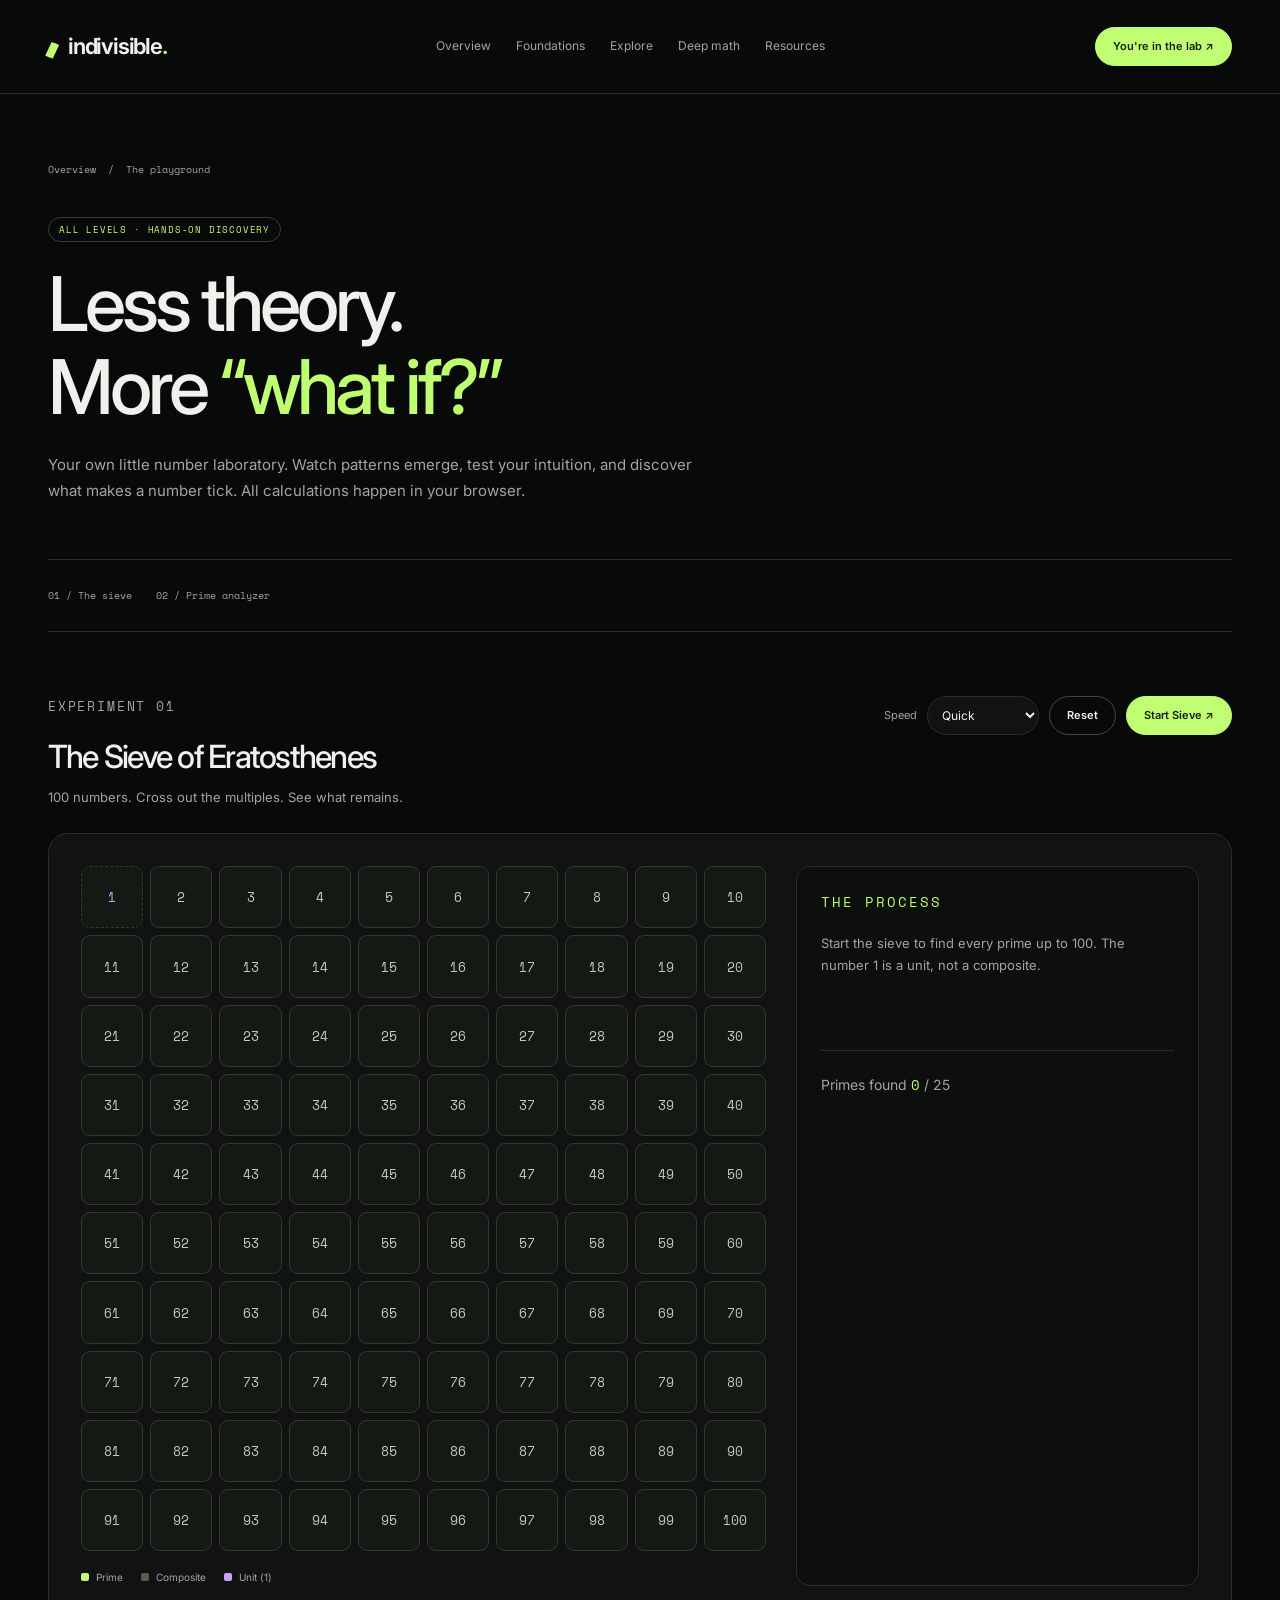
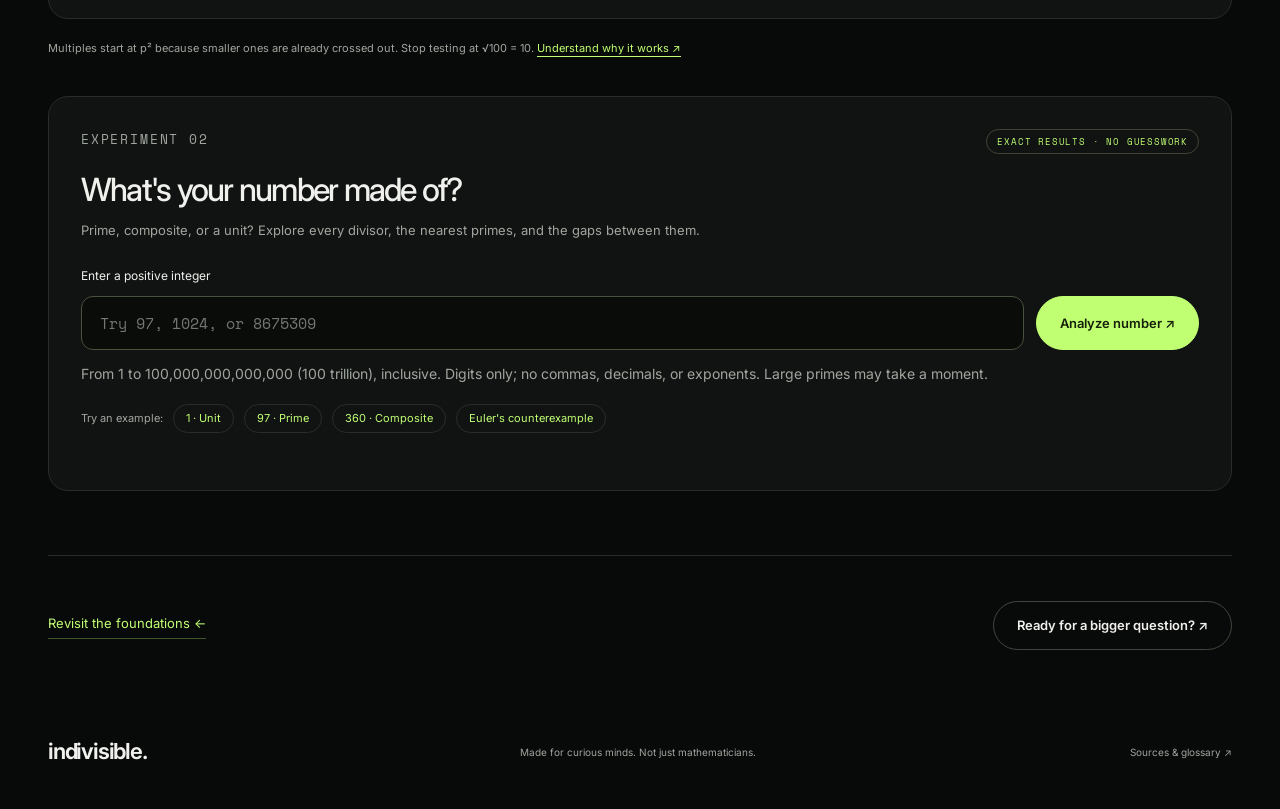
<file: playground.html>
<!DOCTYPE html>
<html lang="en">
<head>
    <meta charset="UTF-8"><meta name="viewport" content="width=device-width, initial-scale=1.0">
    <meta name="description" content="Explore an animated sieve and an exact prime analyzer with every divisor, nearest primes, and their gaps, for inputs up to 100 trillion.">
    <meta name="theme-color" content="#080909"><title>The Playground — Indivisible</title>
    <link rel="icon" type="image/svg+xml" href="prism.svg"><link rel="stylesheet" href="styles.css"><script src="math.js" defer></script><script src="app.js" defer></script>
</head>
<body>
    <a class="skip-link" href="#main">Skip to content</a>
    <header class="site-header">
        <a class="brand" href="index.html" aria-label="Indivisible home"><span class="brand-mark" aria-hidden="true">ıı</span> indivisible<span class="brand-dot">.</span></a>
        <nav aria-label="Main navigation"><a href="index.html">Overview</a><a href="foundations.html">Foundations</a><a href="explore.html">Explore</a><a href="advanced.html">Deep math</a><a href="resources.html">Resources</a></nav>
        <a class="button button-small" href="playground.html" aria-current="page">You're in the lab ↗</a>
    </header>
    <main id="main" class="container">
        <section class="page-hero">
            <div class="breadcrumbs"><a href="index.html">Overview</a><span>/</span><span>The playground</span></div>
            <span class="pill">ALL LEVELS · HANDS-ON DISCOVERY</span><h1>Less theory.<br>More <span class="text-lime">“what if?”</span></h1><p>Your own little number laboratory. Watch patterns emerge, test your intuition, and discover what makes a number tick. All calculations happen in your browser.</p>
        </section>
        <nav class="chapter-nav" aria-label="On this page"><a href="#interactive">01 / The sieve</a><a href="#analyzer">02 / Prime analyzer</a></nav>
        <noscript><p class="callout">These interactive tools require JavaScript. You can still read the <a class="prose-link" href="explore.html#algorithms">step-by-step sieve explanation</a>.</p></noscript>
        <section id="interactive" class="content-section">
            <div class="lab-toolbar"><div><p class="eyebrow">Experiment 01</p><h2>The Sieve of Eratosthenes</h2><p>100 numbers. Cross out the multiples. See what remains.</p></div><div class="lab-controls"><label for="sieveSpeed">Speed</label><select id="sieveSpeed"><option value="200">Step by step</option><option value="55" selected>Quick</option><option value="0">Instant</option></select><button type="button" id="resetBtn" class="button button-ghost button-small">Reset</button><button type="button" id="startBtn" class="button button-small">Start Sieve ↗</button></div></div>
            <div class="panel">
                <div class="sieve-layout">
                    <div><div id="gridContainer" class="sieve-grid" role="list" aria-label="Integers 1 to 100"></div><div class="legend"><span>Prime</span><span class="composite-key">Composite</span><span class="unit-key">Unit (1)</span></div></div>
                    <div class="sieve-status"><p class="eyebrow">The process</p><p id="statusText" role="status" aria-live="polite">Start the sieve to find every prime up to 100. The number 1 is a unit, not a composite.</p><p class="count-line">Primes found <span id="primeCount">0</span> / 25</p><div id="primeList" aria-label="Primes found"></div></div>
                </div>
            </div>
            <p class="source-note">Multiples start at p² because smaller ones are already crossed out. Stop testing at √100 = 10. <a href="explore.html#algorithms">Understand why it works ↗</a></p>
            <section id="analyzer" class="panel analyzer-section" aria-labelledby="analyzerTitle">
                <div class="lab-toolbar"><div><p class="eyebrow">Experiment 02</p><h2 id="analyzerTitle">What's your number made of?</h2><p>Prime, composite, or a unit? Explore every divisor, the nearest primes, and the gaps between them.</p></div><span class="pill">EXACT RESULTS · NO GUESSWORK</span></div>
                <form id="analyzerForm" novalidate>
                    <label class="input-label" for="primeInput">Enter a positive integer</label>
                    <div class="input-row"><input type="text" inputmode="numeric" id="primeInput" placeholder="Try 97, 1024, or 8675309" autocomplete="off" spellcheck="false" aria-describedby="inputHelp inputError" aria-invalid="false"><button type="submit" id="analyzeBtn" class="button">Analyze number ↗</button></div>
                    <p id="inputHelp" class="helper-text">From 1 to 100,000,000,000,000 (100 trillion), inclusive. Digits only; no commas, decimals, or exponents. Large primes may take a moment.</p>
                    <p id="inputError" class="error-message" role="alert"></p>
                </form>
                <div class="examples"><span>Try an example:</span><button type="button" data-example="1">1 · Unit</button><button type="button" data-example="97">97 · Prime</button><button type="button" data-example="360">360 · Composite</button><button type="button" data-example="4294967297">Euler's counterexample</button></div>
                <p id="analysisFeedback" class="analysis-feedback" role="status" aria-live="polite"></p>
                <div id="analyzerResult" hidden>
                    <div class="analysis-heading"><h3 id="classification"></h3><p id="classificationDetail"></p></div>
                    <section class="prime-neighbors" aria-labelledby="neighborsTitle">
                        <div class="divisor-toolbar"><h4 id="neighborsTitle">Your prime neighborhood</h4><p class="helper-text">The nearest primes strictly before and after your number.</p></div>
                        <div class="neighbor-grid">
                            <div class="neighbor-card"><span class="eyebrow">← Previous prime</span><strong id="previousPrime"></strong><p id="previousDistance"></p></div>
                            <div class="neighbor-card neighbor-input"><span class="eyebrow">Your number</span><strong id="neighborInput"></strong><p>Distances are measured from here.</p></div>
                            <div class="neighbor-card"><span class="eyebrow">Next prime →</span><strong id="nextPrime"></strong><p id="nextDistance"></p></div>
                        </div>
                        <div class="neighbor-span"><span>Span between surrounding primes</span><strong id="neighborSpan"></strong><p id="neighborExplanation"></p></div>
                        <p id="neighborLimitNote" class="helper-text" hidden>The next prime is above the analyzer's 100-trillion input limit; it is shown here for context.</p>
                    </section>
                    <div class="divisor-toolbar"><h4>Every positive divisor (<span id="divisorCount">0</span>)</h4><p class="helper-text">Select a divisor to reveal its factor pair.</p></div>
                    <div id="divisorList" class="divisor-list" role="region" aria-label="All positive divisors, in ascending order" tabindex="0"></div>
                    <p id="factorPair" aria-live="polite">Choose a divisor above.</p>
                </div>
            </section>
        </section>
        <div class="next-chapter"><a class="text-link" href="foundations.html">Revisit the foundations ←</a><a class="button button-ghost" href="advanced.html">Ready for a bigger question? ↗</a></div>
    </main>
    <footer class="site-footer container"><a class="brand" href="index.html">indivisible.</a><p>Made for curious minds. Not just mathematicians.</p><a href="resources.html">Sources &amp; glossary ↗</a></footer>
</body>
</html>
</file>
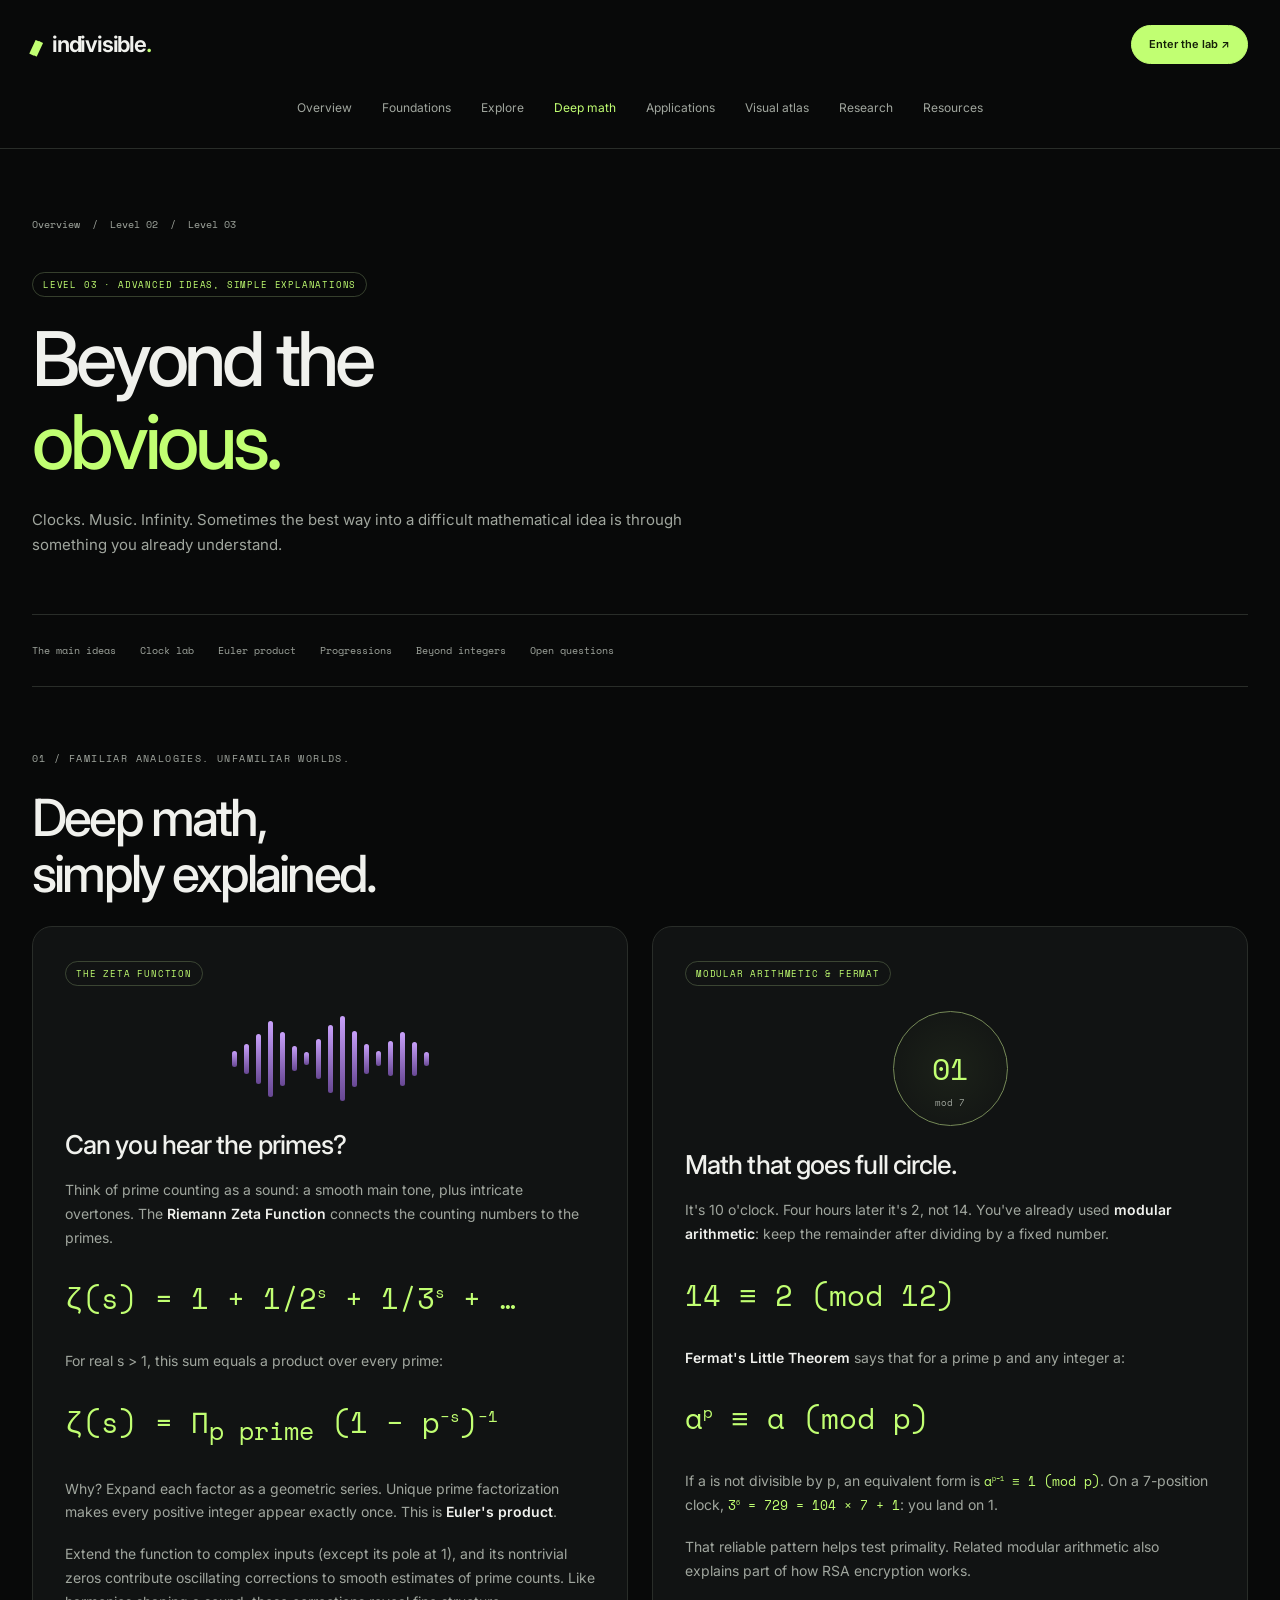
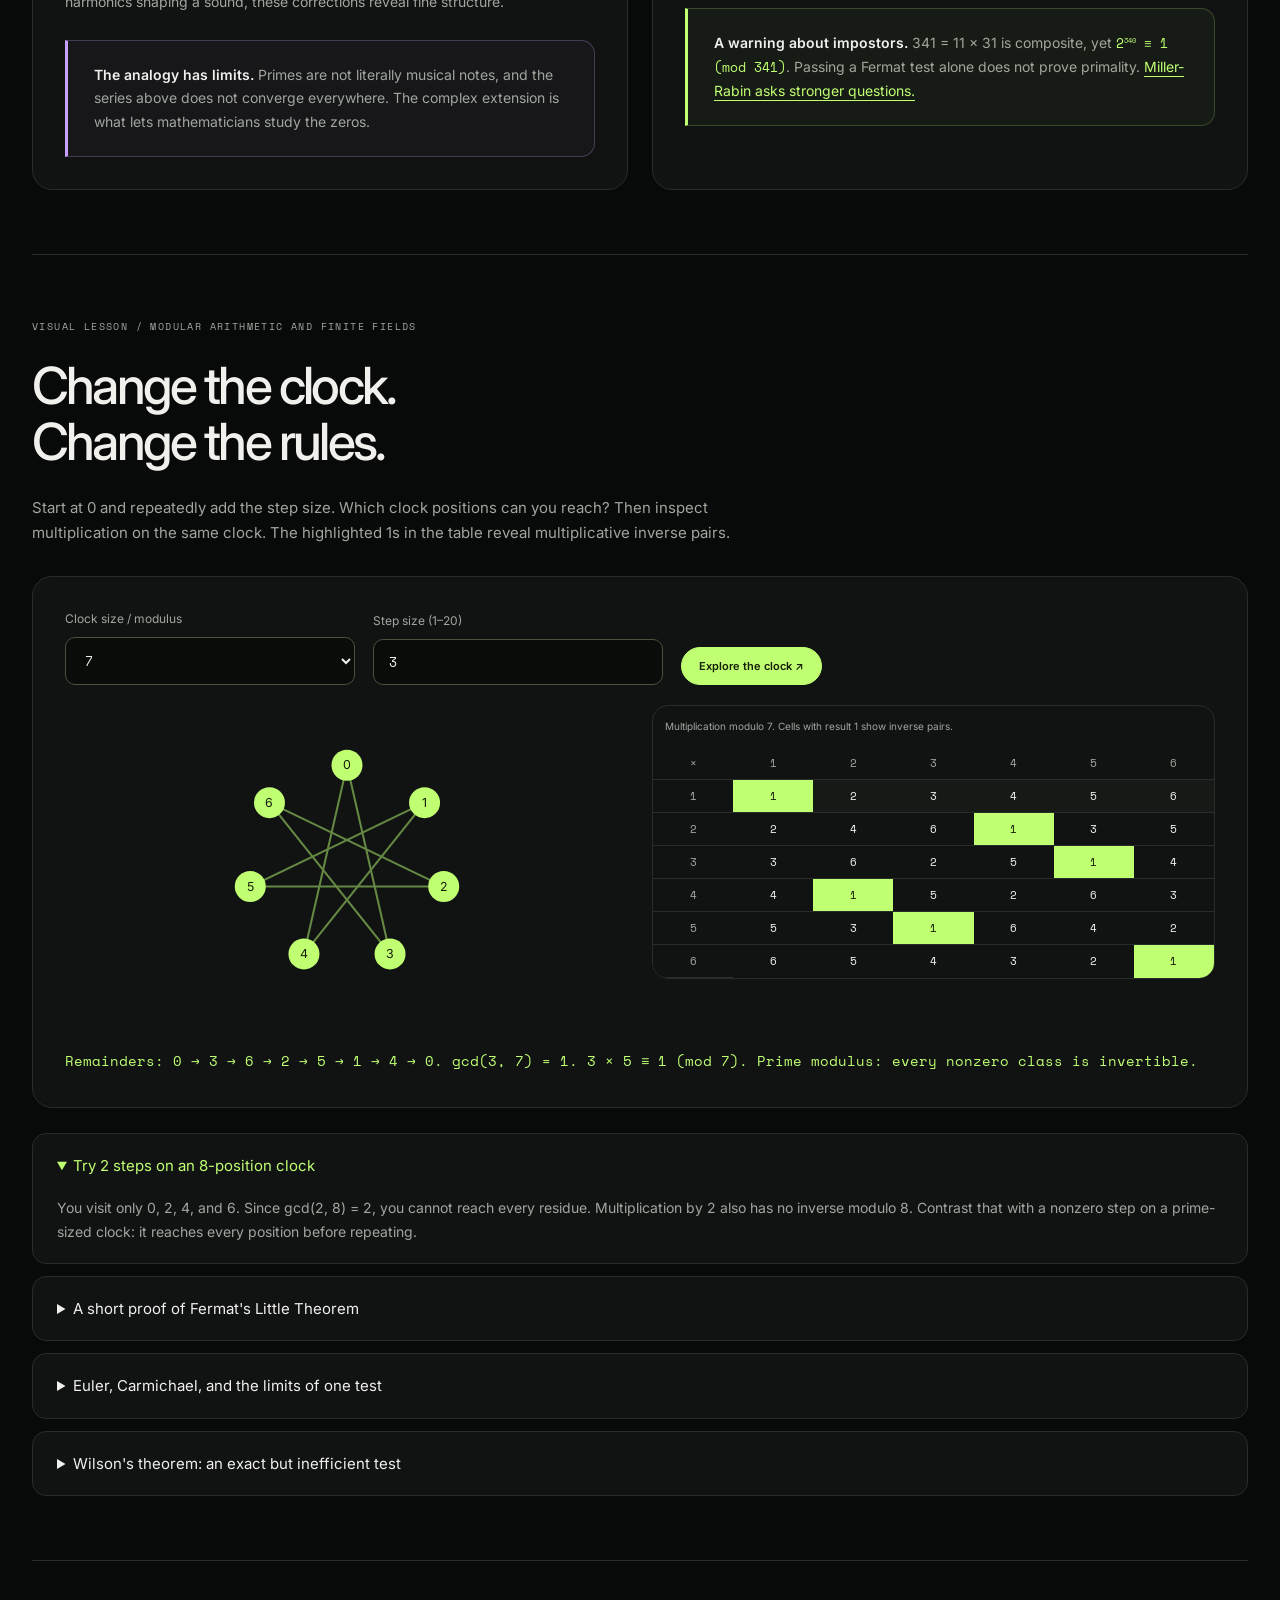
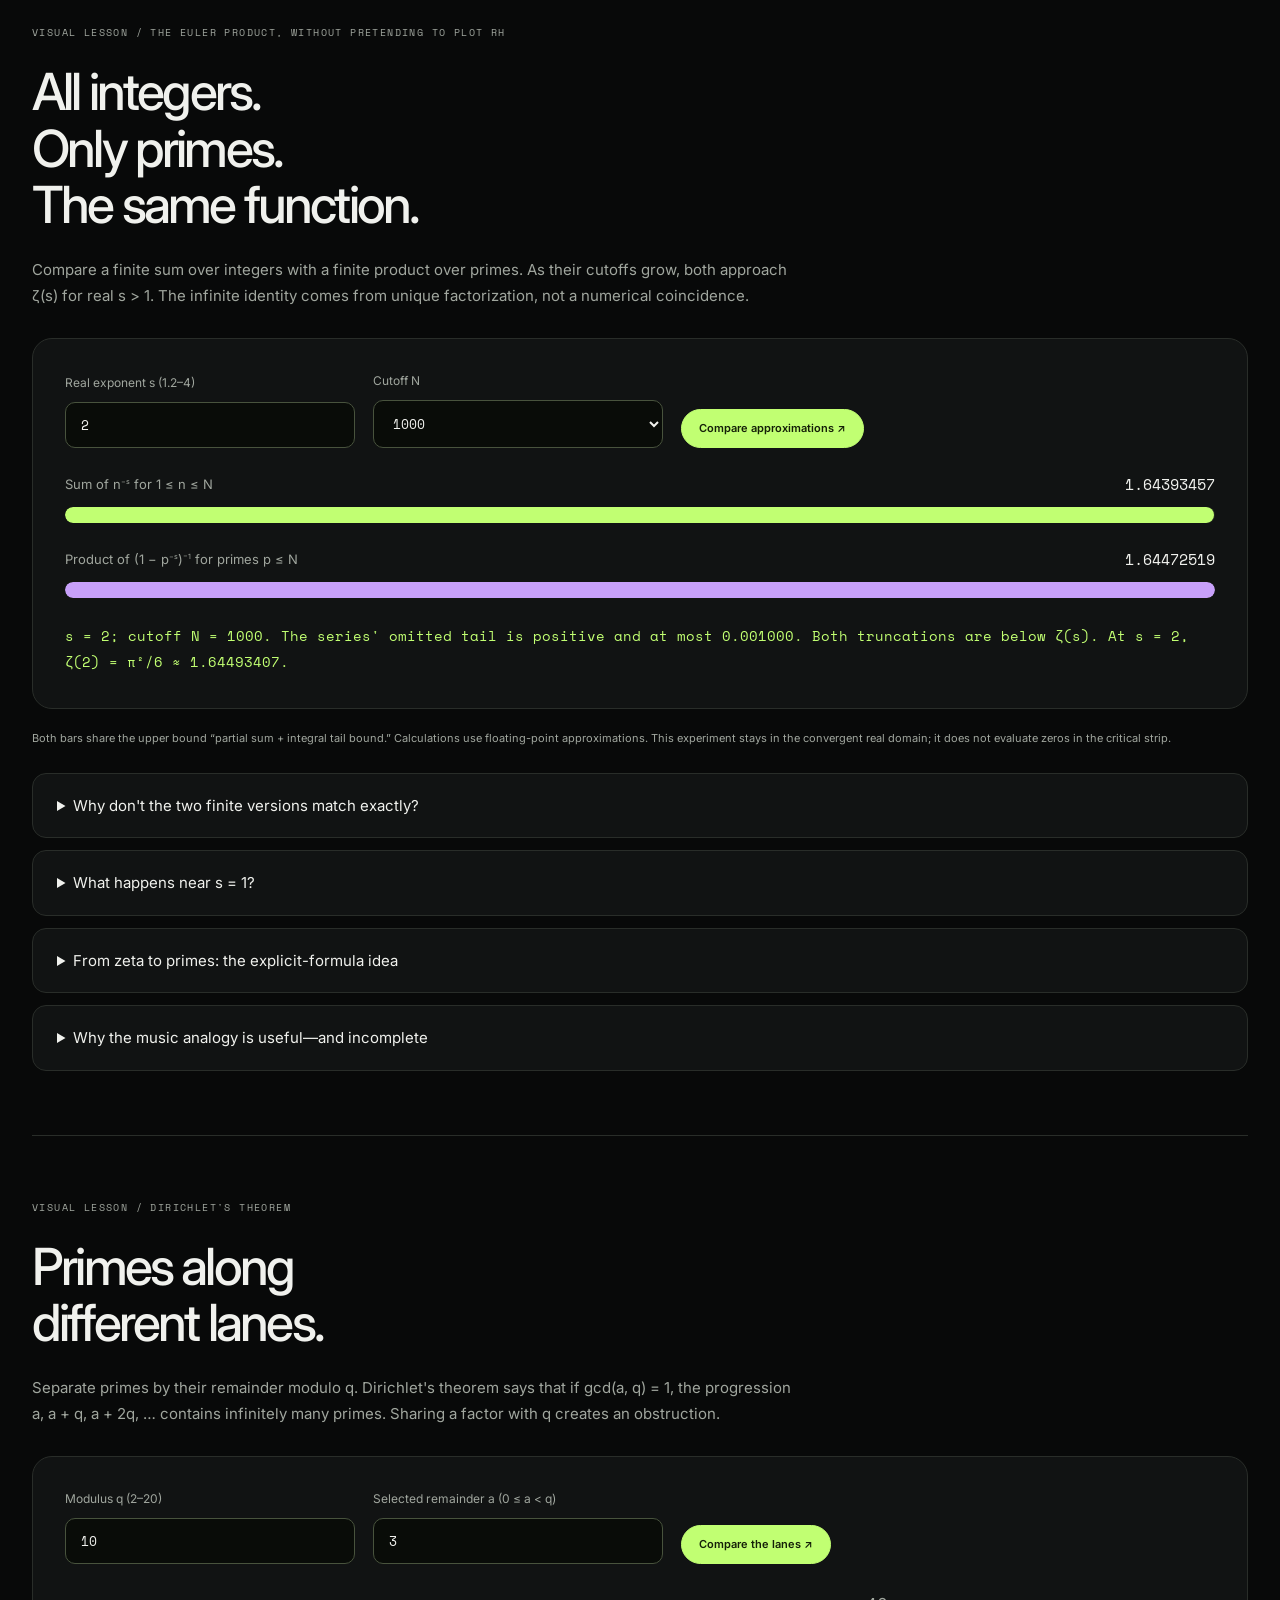
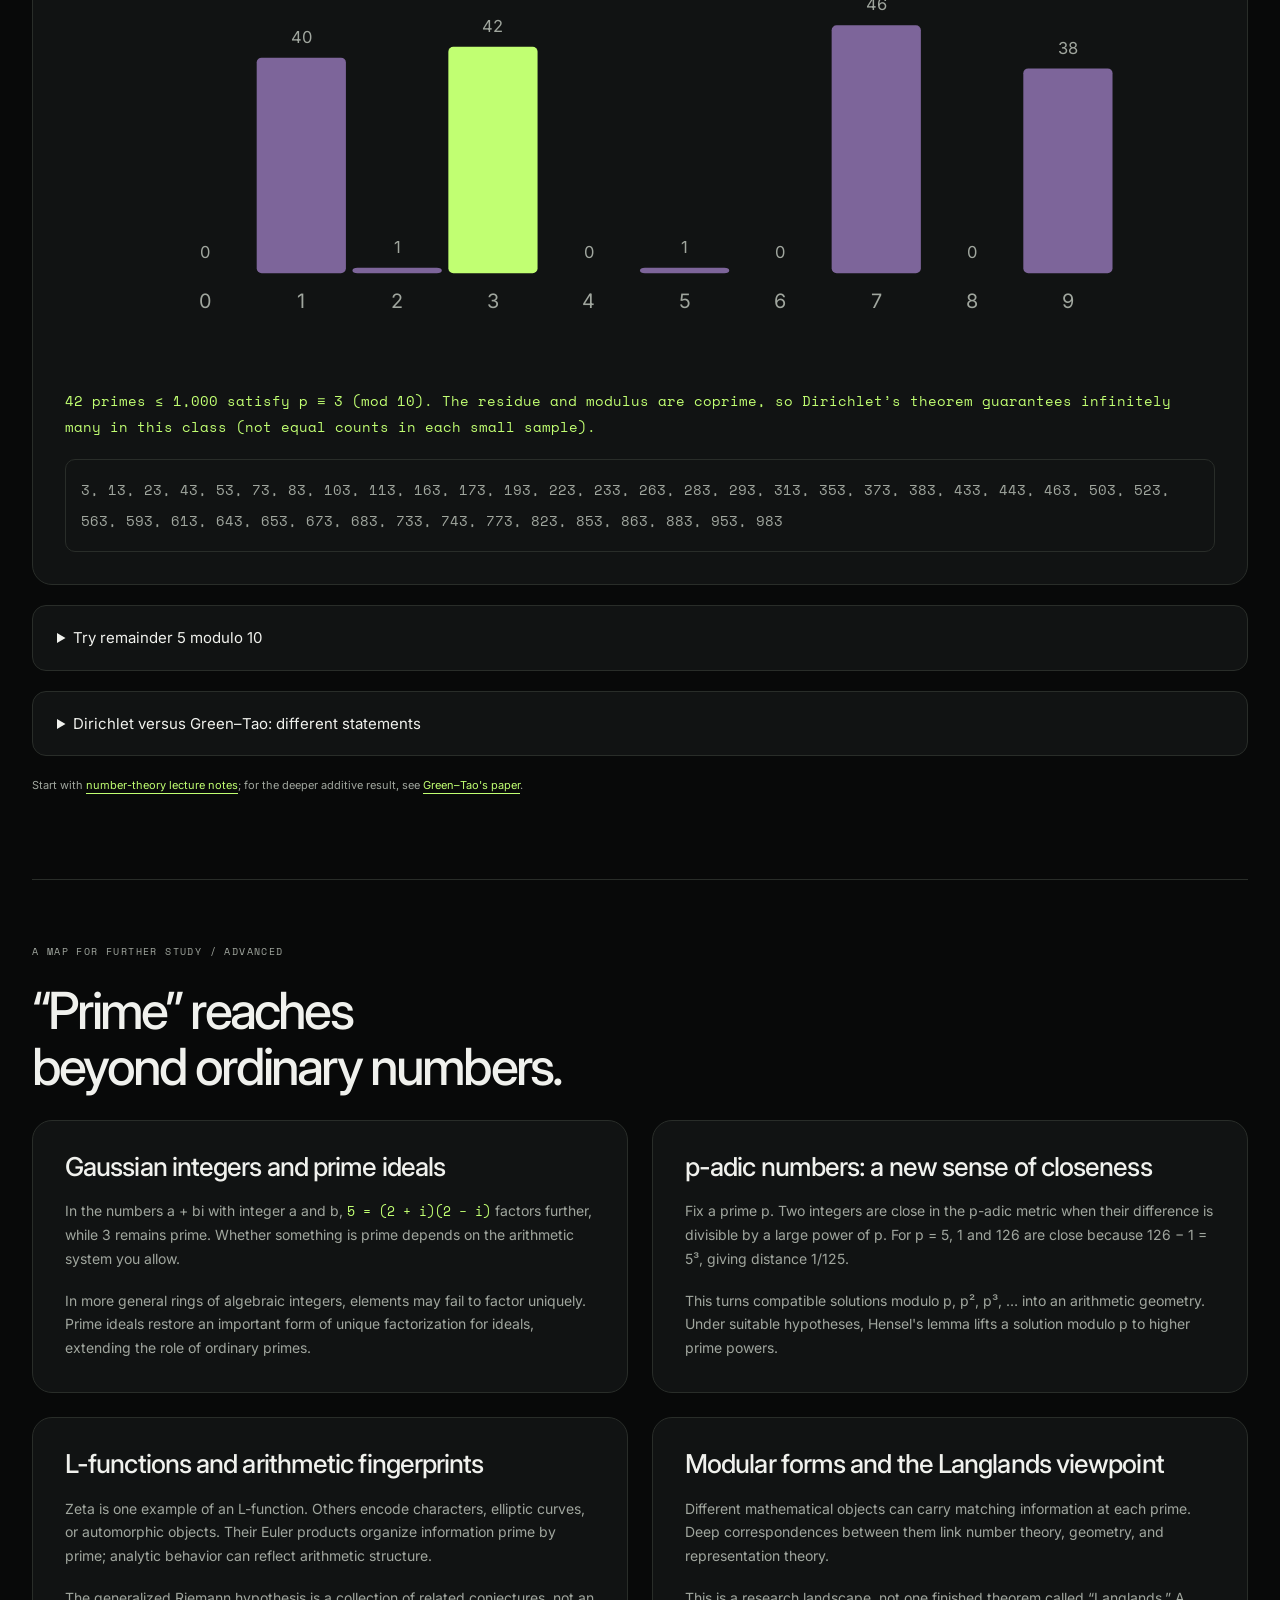
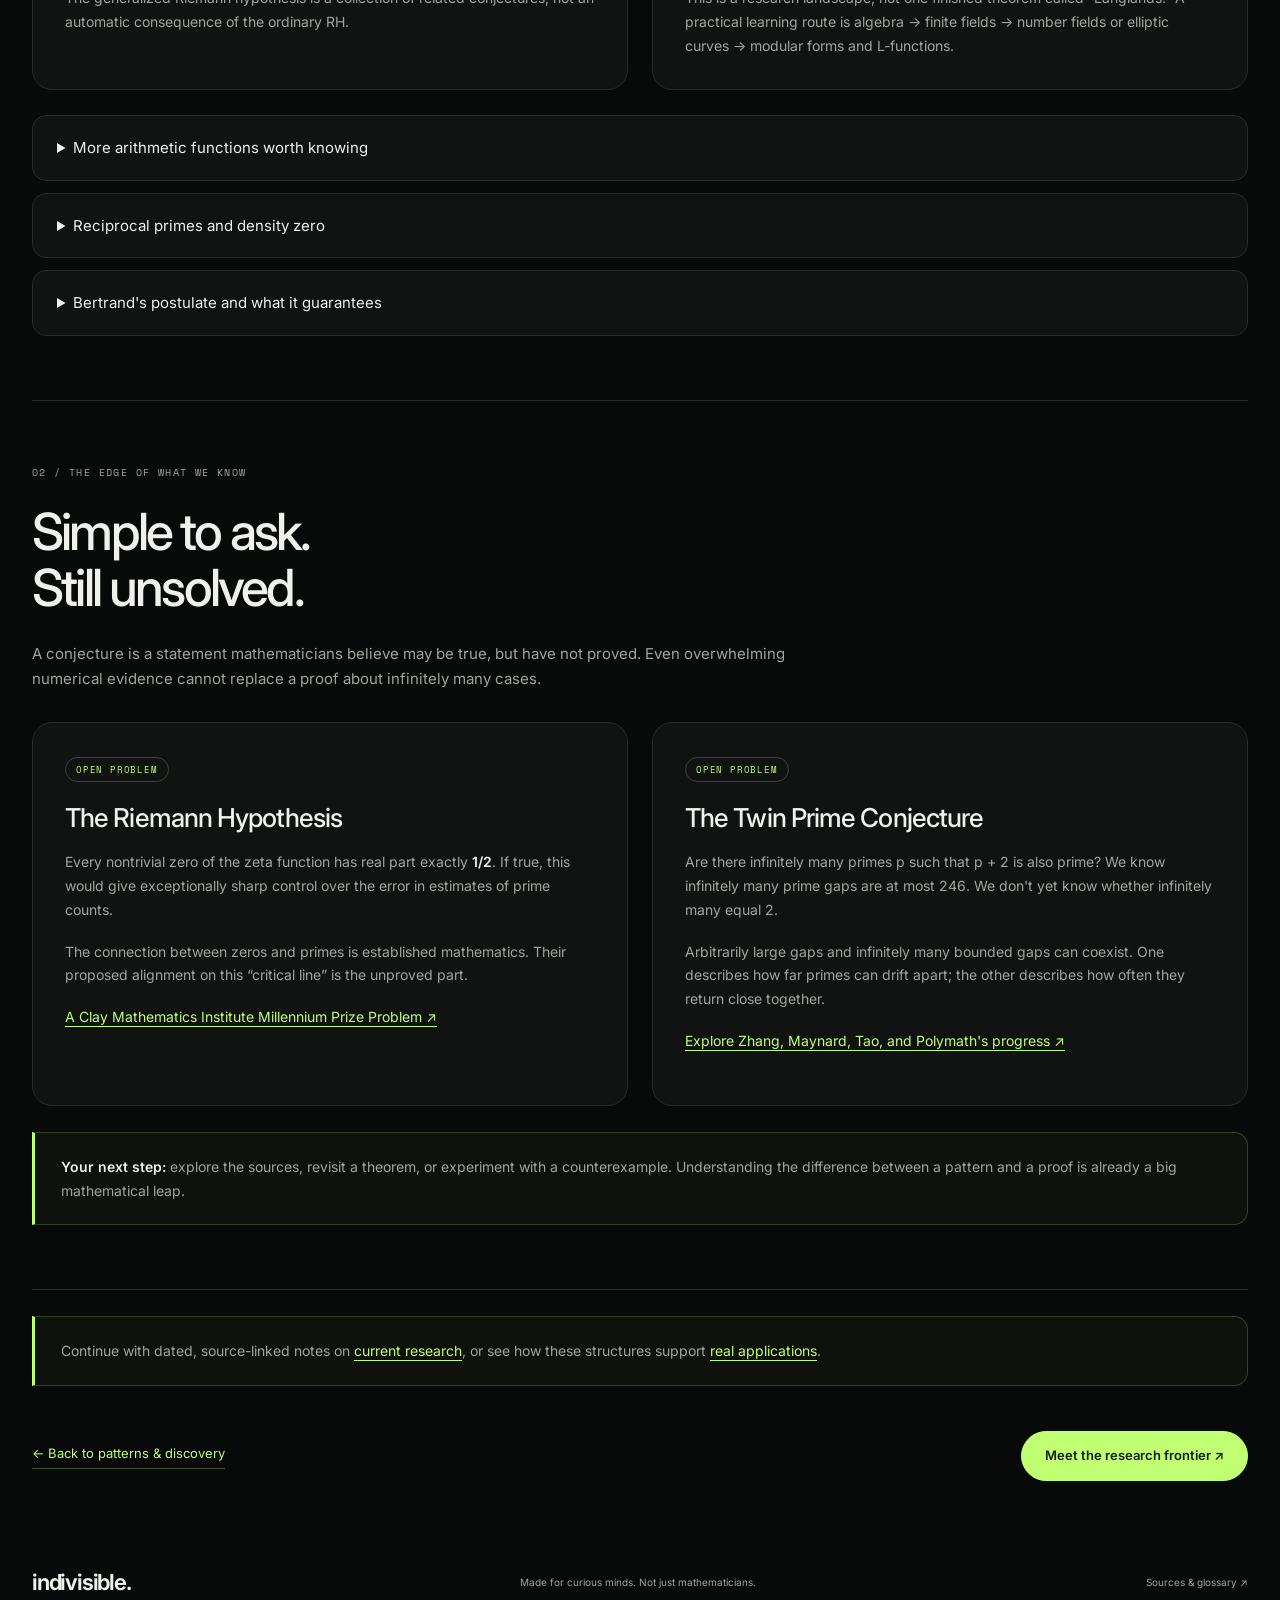
<file: docs/advanced.html>
<!DOCTYPE html>
<html lang="en">
<head>
    <meta charset="UTF-8"><meta name="viewport" content="width=device-width, initial-scale=1.0">
    <meta name="description" content="Level 3: Riemann's zeta function, musical harmonics, clock arithmetic, Fermat's Little Theorem, and the unsolved mysteries of primes.">
    <meta name="theme-color" content="#080909"><title>Beyond the Obvious — Indivisible</title>
    <link rel="icon" type="image/svg+xml" href="assets/images/prism.svg"><link rel="stylesheet" href="assets/css/styles.css"><script src="scripts/math.js" defer></script><script src="scripts/app.js" defer></script><script src="scripts/lessons-math.js" defer></script><script src="scripts/lessons.js" defer></script>
</head>
<body>
    <a class="skip-link" href="#main">Skip to content</a>
    <header class="site-header">
        <a class="brand" href="index.html" aria-label="Indivisible home"><span class="brand-mark" aria-hidden="true">ıı</span> indivisible<span class="brand-dot">.</span></a>
        <nav aria-label="Main navigation"><a href="index.html">Overview</a><a href="foundations.html">Foundations</a><a href="explore.html">Explore</a><a href="advanced.html" aria-current="page">Deep math</a><a href="applications.html">Applications</a><a href="visuals.html">Visual atlas</a><a href="research.html">Research</a><a href="resources.html">Resources</a></nav>
        <a class="button button-small" href="playground.html">Enter the lab ↗</a>
    </header>
    <main id="main" class="container">
        <section class="page-hero">
            <div class="breadcrumbs"><a href="index.html">Overview</a><span>/</span><a href="explore.html">Level 02</a><span>/</span><span>Level 03</span></div>
            <span class="pill">LEVEL 03 · ADVANCED IDEAS, SIMPLE EXPLANATIONS</span><h1>Beyond the<br><span class="text-lime">obvious.</span></h1><p>Clocks. Music. Infinity. Sometimes the best way into a difficult mathematical idea is through something you already understand.</p>
        </section>
        <nav class="chapter-nav" aria-label="On this page"><a href="#deep-math">The main ideas</a><a href="#clock-lab">Clock lab</a><a href="#zeta-lab">Euler product</a><a href="#progressions">Progressions</a><a href="#beyond-integers">Beyond integers</a><a href="#mysteries">Open questions</a></nav>
        <section id="deep-math" class="content-section">
            <p class="eyebrow">01 / Familiar analogies. Unfamiliar worlds.</p><h2>Deep math,<br>simply explained.</h2>
            <div class="reading-grid">
                <article class="panel">
                    <span class="pill">THE ZETA FUNCTION</span>
                    <div class="wave-visual" aria-hidden="true"><i style="--height:16px"></i><i style="--height:30px"></i><i style="--height:50px"></i><i style="--height:76px"></i><i style="--height:54px"></i><i style="--height:25px"></i><i style="--height:13px"></i><i style="--height:40px"></i><i style="--height:68px"></i><i style="--height:85px"></i><i style="--height:56px"></i><i style="--height:30px"></i><i style="--height:15px"></i><i style="--height:35px"></i><i style="--height:54px"></i><i style="--height:34px"></i><i style="--height:14px"></i></div>
                    <h3>Can you hear the primes?</h3>
                    <p>Think of prime counting as a sound: a smooth main tone, plus intricate overtones. The <strong>Riemann Zeta Function</strong> connects the counting numbers to the primes.</p>
                    <div class="formula">ζ(s) = 1 + 1/2<sup>s</sup> + 1/3<sup>s</sup> + …</div>
                    <p>For real s &gt; 1, this sum equals a product over every prime:</p>
                    <div class="formula">ζ(s) = ∏<sub>p prime</sub> (1 − p<sup>−s</sup>)<sup>−1</sup></div>
                    <p>Why? Expand each factor as a geometric series. Unique prime factorization makes every positive integer appear exactly once. This is <strong>Euler's product</strong>.</p>
                    <p>Extend the function to complex inputs (except its pole at 1), and its nontrivial zeros contribute oscillating corrections to smooth estimates of prime counts. Like harmonics shaping a sound, these corrections reveal fine structure.</p>
                    <div class="callout purple"><strong>The analogy has limits.</strong> Primes are not literally musical notes, and the series above does not converge everywhere. The complex extension is what lets mathematicians study the zeros.</div>
                </article>
                <article class="panel">
                    <span class="pill">MODULAR ARITHMETIC &amp; FERMAT</span>
                    <div class="clock-visual" aria-hidden="true">01</div>
                    <h3>Math that goes full circle.</h3>
                    <p>It's 10 o'clock. Four hours later it's 2, not 14. You've already used <strong>modular arithmetic</strong>: keep the remainder after dividing by a fixed number.</p>
                    <div class="formula">14 ≡ 2 (mod 12)</div>
                    <p><strong>Fermat's Little Theorem</strong> says that for a prime p and any integer a:</p>
                    <div class="formula">a<sup>p</sup> ≡ a (mod p)</div>
                    <p>If a is not divisible by p, an equivalent form is <code>a<sup>p−1</sup> ≡ 1 (mod p)</code>. On a 7-position clock, <code>3<sup>6</sup> = 729 = 104 × 7 + 1</code>: you land on 1.</p>
                    <p>That reliable pattern helps test primality. Related modular arithmetic also explains part of how RSA encryption works.</p>
                    <div class="callout"><strong>A warning about impostors.</strong> 341 = 11 × 31 is composite, yet <code>2<sup>340</sup> ≡ 1 (mod 341)</code>. Passing a Fermat test alone does not prove primality. <a class="prose-link" href="explore.html#algorithms">Miller-Rabin asks stronger questions.</a></div>
                </article>
            </div>
        </section>
        <section id="clock-lab" class="content-section">
            <p class="eyebrow">Visual lesson / Modular arithmetic and finite fields</p><h2>Change the clock.<br>Change the rules.</h2>
            <p class="lead">Start at 0 and repeatedly add the step size. Which clock positions can you reach? Then inspect multiplication on the same clock. The highlighted 1s in the table reveal multiplicative inverse pairs.</p>
            <div class="panel interactive-lesson"><form id="modularForm" class="lesson-controls" novalidate><label for="modularModulus">Clock size / modulus<select id="modularModulus" name="modulus"><option>5</option><option selected>7</option><option>8</option><option>11</option><option>12</option></select></label><label for="modularMultiplier">Step size (1–20)<input id="modularMultiplier" name="multiplier" type="number" min="1" max="20" value="3"></label><button class="button button-small" type="submit">Explore the clock ↗</button></form><p id="modularFormError" class="error-message" role="alert"></p><div id="modularFormOutput"><div class="reading-grid"><svg id="modularSvg" class="lesson-svg clock-svg" role="img" aria-label="Reachable residues on a modular clock"></svg><div class="table-scroll compact-table" tabindex="0" role="region" aria-label="Modular multiplication table"><table id="modularTable"></table></div></div><p id="modularSummary" class="lesson-summary" role="status"></p></div></div>
            <div class="details-list">
                <details open><summary>Try 2 steps on an 8-position clock</summary><p>You visit only 0, 2, 4, and 6. Since gcd(2, 8) = 2, you cannot reach every residue. Multiplication by 2 also has no inverse modulo 8. Contrast that with a nonzero step on a prime-sized clock: it reaches every position before repeating.</p></details>
                <details><summary>A short proof of Fermat's Little Theorem</summary><p>For a not divisible by prime p, the residues a, 2a, …, (p − 1)a are a permutation of 1, 2, …, p − 1. Multiply all of them. You get <code>a<sup>p−1</sup>(p − 1)! ≡ (p − 1)! (mod p)</code>. The factorial has an inverse modulo p, so cancel it to obtain a<sup>p−1</sup> ≡ 1.</p></details>
                <details><summary>Euler, Carmichael, and the limits of one test</summary><p>Euler generalizes Fermat: if gcd(a, n) = 1, then a<sup>φ(n)</sup> ≡ 1 (mod n). Conversely, satisfying a Fermat congruence does not prove n prime. Carmichael numbers, such as <code>561 = 3 × 11 × 17</code>, pass a<sup>n−1</sup> ≡ 1 for every base coprime to n. Miller-Rabin uses stronger conditions.</p></details>
                <details><summary>Wilson's theorem: an exact but inefficient test</summary><p>An integer p &gt; 1 is prime exactly when <code>(p − 1)! ≡ −1 (mod p)</code>. For a prime, nonzero residues pair with their inverses, except 1 and −1; their product is −1. This beautiful characterization is generally not a practical way to test enormous candidates.</p></details>
            </div>
        </section>
        <section id="zeta-lab" class="content-section">
            <p class="eyebrow">Visual lesson / The Euler product, without pretending to plot RH</p><h2>All integers.<br>Only primes.<br>The same function.</h2>
            <p class="lead">Compare a finite sum over integers with a finite product over primes. As their cutoffs grow, both approach ζ(s) for real s &gt; 1. The infinite identity comes from unique factorization, not a numerical coincidence.</p>
            <div class="panel interactive-lesson"><form id="zetaForm" class="lesson-controls" novalidate><label for="zetaS">Real exponent s (1.2–4)<input id="zetaS" name="s" type="number" min="1.2" max="4" step="0.1" value="2"></label><label for="zetaTerms">Cutoff N<select id="zetaTerms" name="terms"><option>10</option><option>100</option><option selected>1000</option></select></label><button class="button button-small" type="submit">Compare approximations ↗</button></form><p id="zetaFormError" class="error-message" role="alert"></p><div id="zetaFormOutput"><div class="comparison-row"><span>Sum of n<sup>−s</sup> for 1 ≤ n ≤ N</span><strong id="zetaSum"></strong><div class="comparison-track"><i id="zetaSumBar" class="lime-bar"></i></div></div><div class="comparison-row"><span>Product of (1 − p<sup>−s</sup>)<sup>−1</sup> for primes p ≤ N</span><strong id="zetaProduct"></strong><div class="comparison-track"><i id="zetaProductBar"></i></div></div><p id="zetaSummary" class="lesson-summary" role="status"></p></div></div>
            <p class="source-note">Both bars share the upper bound “partial sum + integral tail bound.” Calculations use floating-point approximations. This experiment stays in the convergent real domain; it does not evaluate zeros in the critical strip.</p>
            <div class="details-list">
                <details><summary>Why don't the two finite versions match exactly?</summary><p>The finite product includes every positive integer whose prime factors are at most N—even some integers larger than N. The finite sum includes only integers at most N. The product is therefore at least the sum in exact arithmetic, and both are below the infinite value. Infinite sums and products must be handled in a region where the rearrangements converge.</p></details>
                <details><summary>What happens near s = 1?</summary><p>The terms decay more slowly, convergence worsens, and the tail bound becomes larger. At s = 1, the harmonic series diverges. The analytically continued zeta function has a pole there. You cannot use the original sum as a convergent definition on the whole complex plane.</p></details>
                <details><summary>From zeta to primes: the explicit-formula idea</summary><p>The logarithmic derivative of the Euler product encodes prime powers with weights involving log p. Complex analysis relates sums of those weights to the pole at 1 and the zeros. The main term describes broad density; zeros contribute oscillatory corrections. In formal statements, endpoint conventions, convergence, and smoothing matter.</p></details>
                <details><summary>Why the music analogy is useful—and incomplete</summary><p>Different zeros contribute different oscillations, much as harmonics combine in a sound. But a graph of an arbitrary sine wave is not a graph of the zeta function, and audible notes are not a proof of prime distribution. Here the analogy introduces the idea; the finite Euler product demonstrates an actual identity in its valid domain.</p></details>
            </div>
        </section>
        <section id="progressions" class="content-section">
            <p class="eyebrow">Visual lesson / Dirichlet's theorem</p><h2>Primes along<br>different lanes.</h2><p class="lead">Separate primes by their remainder modulo q. Dirichlet's theorem says that if gcd(a, q) = 1, the progression a, a + q, a + 2q, … contains infinitely many primes. Sharing a factor with q creates an obstruction.</p>
            <div class="panel interactive-lesson"><form id="progressionForm" class="lesson-controls" novalidate><label for="progressionModulus">Modulus q (2–20)<input id="progressionModulus" name="modulus" type="number" min="2" max="20" value="10"></label><label for="progressionResidue">Selected remainder a (0 ≤ a &lt; q)<input id="progressionResidue" name="residue" type="number" min="0" max="19" value="3"></label><button class="button button-small" type="submit">Compare the lanes ↗</button></form><p id="progressionFormError" class="error-message" role="alert"></p><div id="progressionFormOutput"><svg id="progressionSvg" class="lesson-svg" role="img" aria-label="Prime counts by residue class"></svg><p id="progressionSummary" class="lesson-summary" role="status"></p><p id="progressionPrimes" class="prime-range scroll-notes"></p></div></div>
            <details><summary>Try remainder 5 modulo 10</summary><p>Every integer in that lane is divisible by 5. Only 5 itself can be prime. In contrast, remainders 1, 3, 7, and 9 are coprime to 10 and each contains infinitely many primes. Their counts up to 1,000 need not match.</p></details>
            <details><summary>Dirichlet versus Green–Tao: different statements</summary><p>Dirichlet fixes a progression with coprime starting value and step and finds infinitely many prime terms, mixed with composites. Green–Tao finds arbitrarily long finite progressions whose every term is prime, with the progression allowed to vary. Neither says one nonconstant infinite arithmetic progression contains only primes.</p></details>
            <p class="source-note">Start with <a href="https://ocw.mit.edu/courses/18-781-theory-of-numbers-spring-2012/pages/lecture-notes/">number-theory lecture notes</a>; for the deeper additive result, see <a href="https://arxiv.org/abs/math/0404188">Green–Tao's paper</a>.</p>
        </section>
        <section id="beyond-integers" class="content-section">
            <p class="eyebrow">A map for further study / Advanced</p><h2>“Prime” reaches<br>beyond ordinary numbers.</h2>
            <div class="reading-grid">
                <article class="panel"><h3>Gaussian integers and prime ideals</h3><p>In the numbers a + bi with integer a and b, <code>5 = (2 + i)(2 − i)</code> factors further, while 3 remains prime. Whether something is prime depends on the arithmetic system you allow.</p><p>In more general rings of algebraic integers, elements may fail to factor uniquely. Prime ideals restore an important form of unique factorization for ideals, extending the role of ordinary primes.</p></article>
                <article class="panel"><h3>p-adic numbers: a new sense of closeness</h3><p>Fix a prime p. Two integers are close in the p-adic metric when their difference is divisible by a large power of p. For p = 5, 1 and 126 are close because 126 − 1 = 5³, giving distance 1/125.</p><p>This turns compatible solutions modulo p, p², p³, … into an arithmetic geometry. Under suitable hypotheses, Hensel's lemma lifts a solution modulo p to higher prime powers.</p></article>
                <article class="panel"><h3>L-functions and arithmetic fingerprints</h3><p>Zeta is one example of an L-function. Others encode characters, elliptic curves, or automorphic objects. Their Euler products organize information prime by prime; analytic behavior can reflect arithmetic structure.</p><p>The generalized Riemann hypothesis is a collection of related conjectures, not an automatic consequence of the ordinary RH.</p></article>
                <article class="panel"><h3>Modular forms and the Langlands viewpoint</h3><p>Different mathematical objects can carry matching information at each prime. Deep correspondences between them link number theory, geometry, and representation theory.</p><p>This is a research landscape, not one finished theorem called “Langlands.” A practical learning route is algebra → finite fields → number fields or elliptic curves → modular forms and L-functions.</p></article>
            </div>
            <div class="details-list"><details><summary>More arithmetic functions worth knowing</summary><p><code>τ(n)</code> counts positive divisors; <code>σ(n)</code> adds them; <code>φ(n)</code> counts coprime residues. The Möbius function μ(n) is 0 when a prime square divides n, otherwise (−1)<sup>k</sup> for k distinct prime factors, with μ(1) = 1. The von Mangoldt function Λ(n) is log p if n is a positive power of a prime p, and 0 otherwise. These functions translate prime questions into sums and identities.</p></details><details><summary>Reciprocal primes and density zero</summary><p>Primes become sparse: their natural density among positive integers is zero. Yet the sum of their reciprocals diverges. Sparsity and a divergent reciprocal sum are compatible. This is a stronger statement than merely saying there are infinitely many primes.</p></details><details><summary>Bertrand's postulate and what it guarantees</summary><p>For every integer n &gt; 1, there is a prime p with n &lt; p &lt; 2n. This guarantees a nearby prime on a multiplicative scale, not a tiny additive gap. Our analyzer uses this bound to keep the next-prime search for inputs at most 100 trillion below 200 trillion.</p></details></div>
        </section>
        <section id="mysteries" class="content-section">
            <p class="eyebrow">02 / The edge of what we know</p><h2>Simple to ask.<br>Still unsolved.</h2>
            <p class="lead">A conjecture is a statement mathematicians believe may be true, but have not proved. Even overwhelming numerical evidence cannot replace a proof about infinitely many cases.</p>
            <div class="reading-grid">
                <article class="panel"><span class="pill">OPEN PROBLEM</span><h3 style="margin-top:22px">The Riemann Hypothesis</h3><p>Every nontrivial zero of the zeta function has real part exactly <strong>1/2</strong>. If true, this would give exceptionally sharp control over the error in estimates of prime counts.</p><p>The connection between zeros and primes is established mathematics. Their proposed alignment on this “critical line” is the unproved part.</p><p class="source-note"><a href="https://www.claymath.org/millennium/riemann-hypothesis/">A Clay Mathematics Institute Millennium Prize Problem ↗</a></p></article>
                <article class="panel"><span class="pill">OPEN PROBLEM</span><h3 style="margin-top:22px">The Twin Prime Conjecture</h3><p>Are there infinitely many primes p such that p + 2 is also prime? We know infinitely many prime gaps are at most 246. We don't yet know whether infinitely many equal 2.</p><p>Arbitrarily large gaps and infinitely many bounded gaps can coexist. One describes how far primes can drift apart; the other describes how often they return close together.</p><p class="source-note"><a href="explore.html#gaps">Explore Zhang, Maynard, Tao, and Polymath's progress ↗</a></p></article>
            </div>
            <div class="callout"><strong>Your next step:</strong> explore the sources, revisit a theorem, or experiment with a counterexample. Understanding the difference between a pattern and a proof is already a big mathematical leap.</div>
        </section>
        <div class="callout">Continue with dated, source-linked notes on <a class="prose-link" href="research.html">current research</a>, or see how these structures support <a class="prose-link" href="applications.html">real applications</a>.</div>
        <noscript><p class="callout">Enable JavaScript to change the modular, Euler-product, and progression experiments. The worked examples and deeper notes remain readable.</p></noscript>
        <div class="next-chapter"><a class="text-link" href="explore.html">← Back to patterns &amp; discovery</a><a class="button" href="research.html">Meet the research frontier ↗</a></div>
    </main>
    <footer class="site-footer container"><a class="brand" href="index.html">indivisible.</a><p>Made for curious minds. Not just mathematicians.</p><a href="resources.html">Sources &amp; glossary ↗</a></footer>
</body>
</html>
</file>
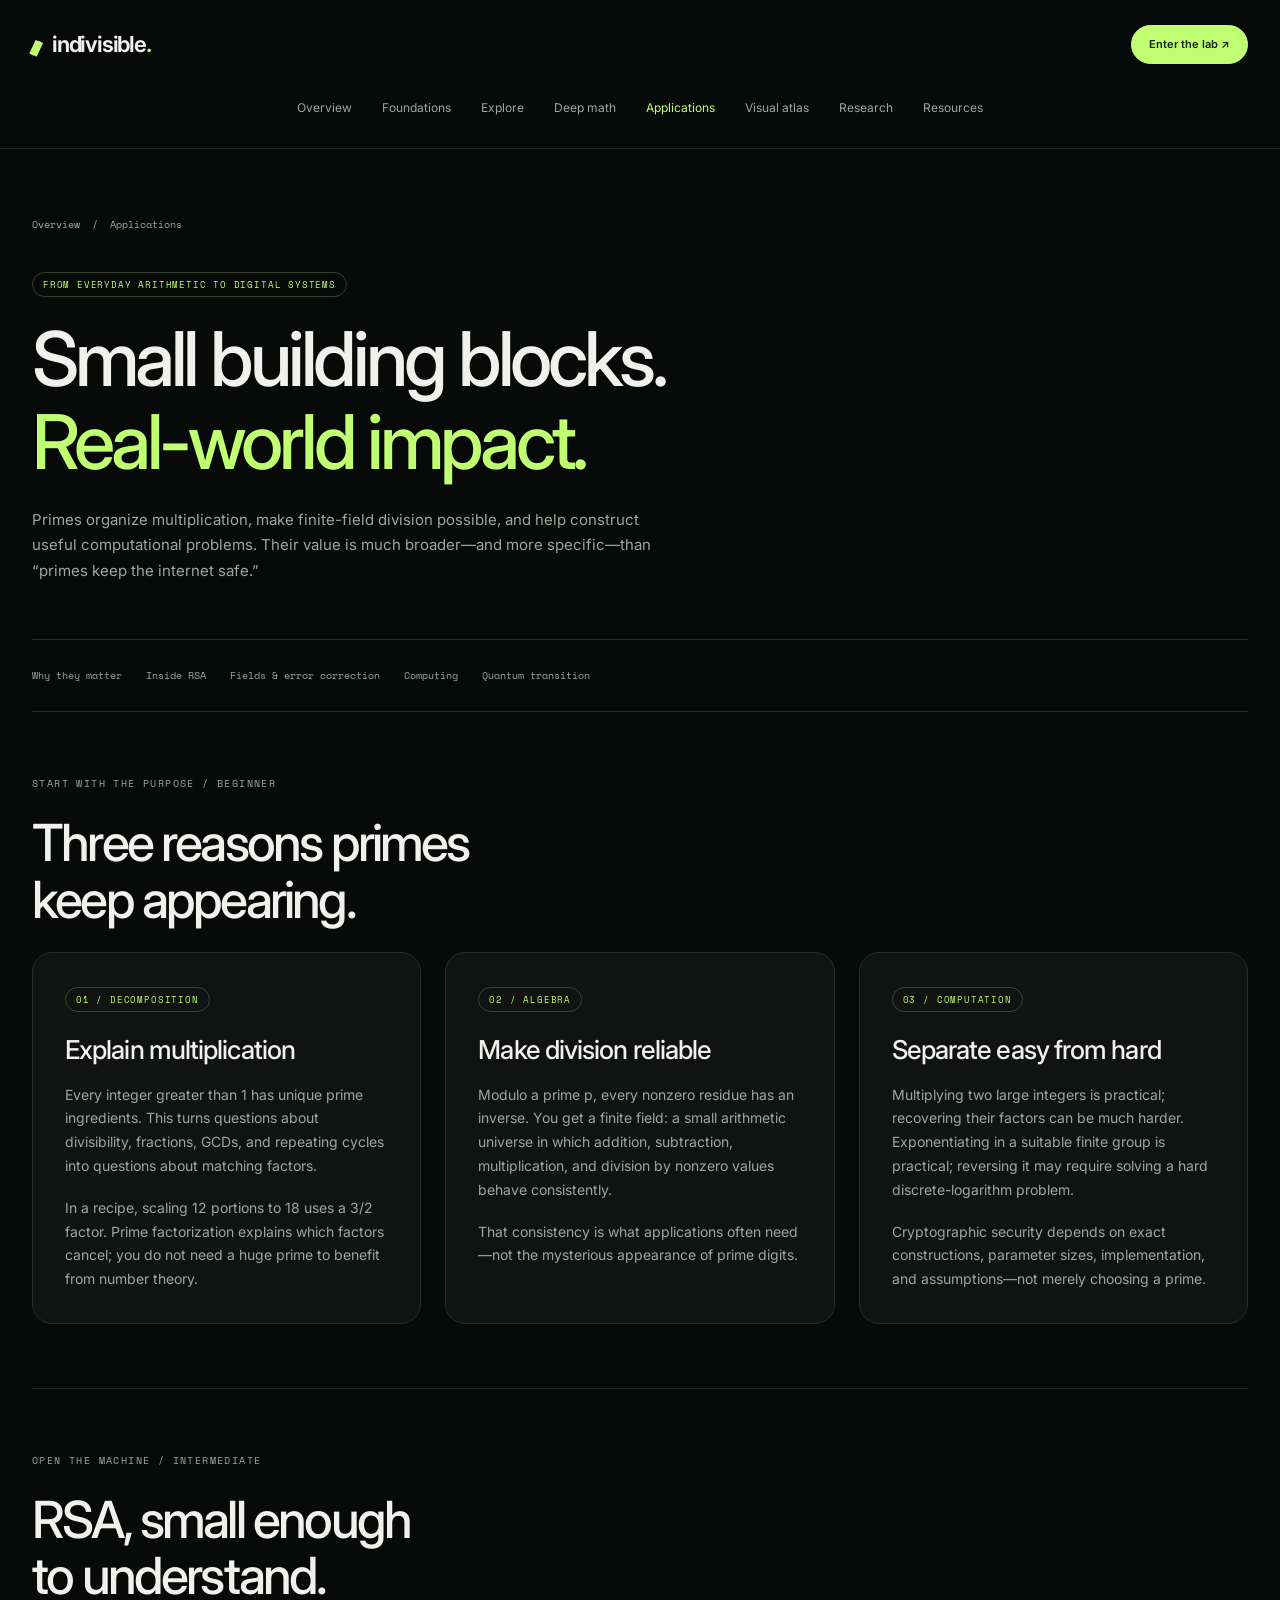
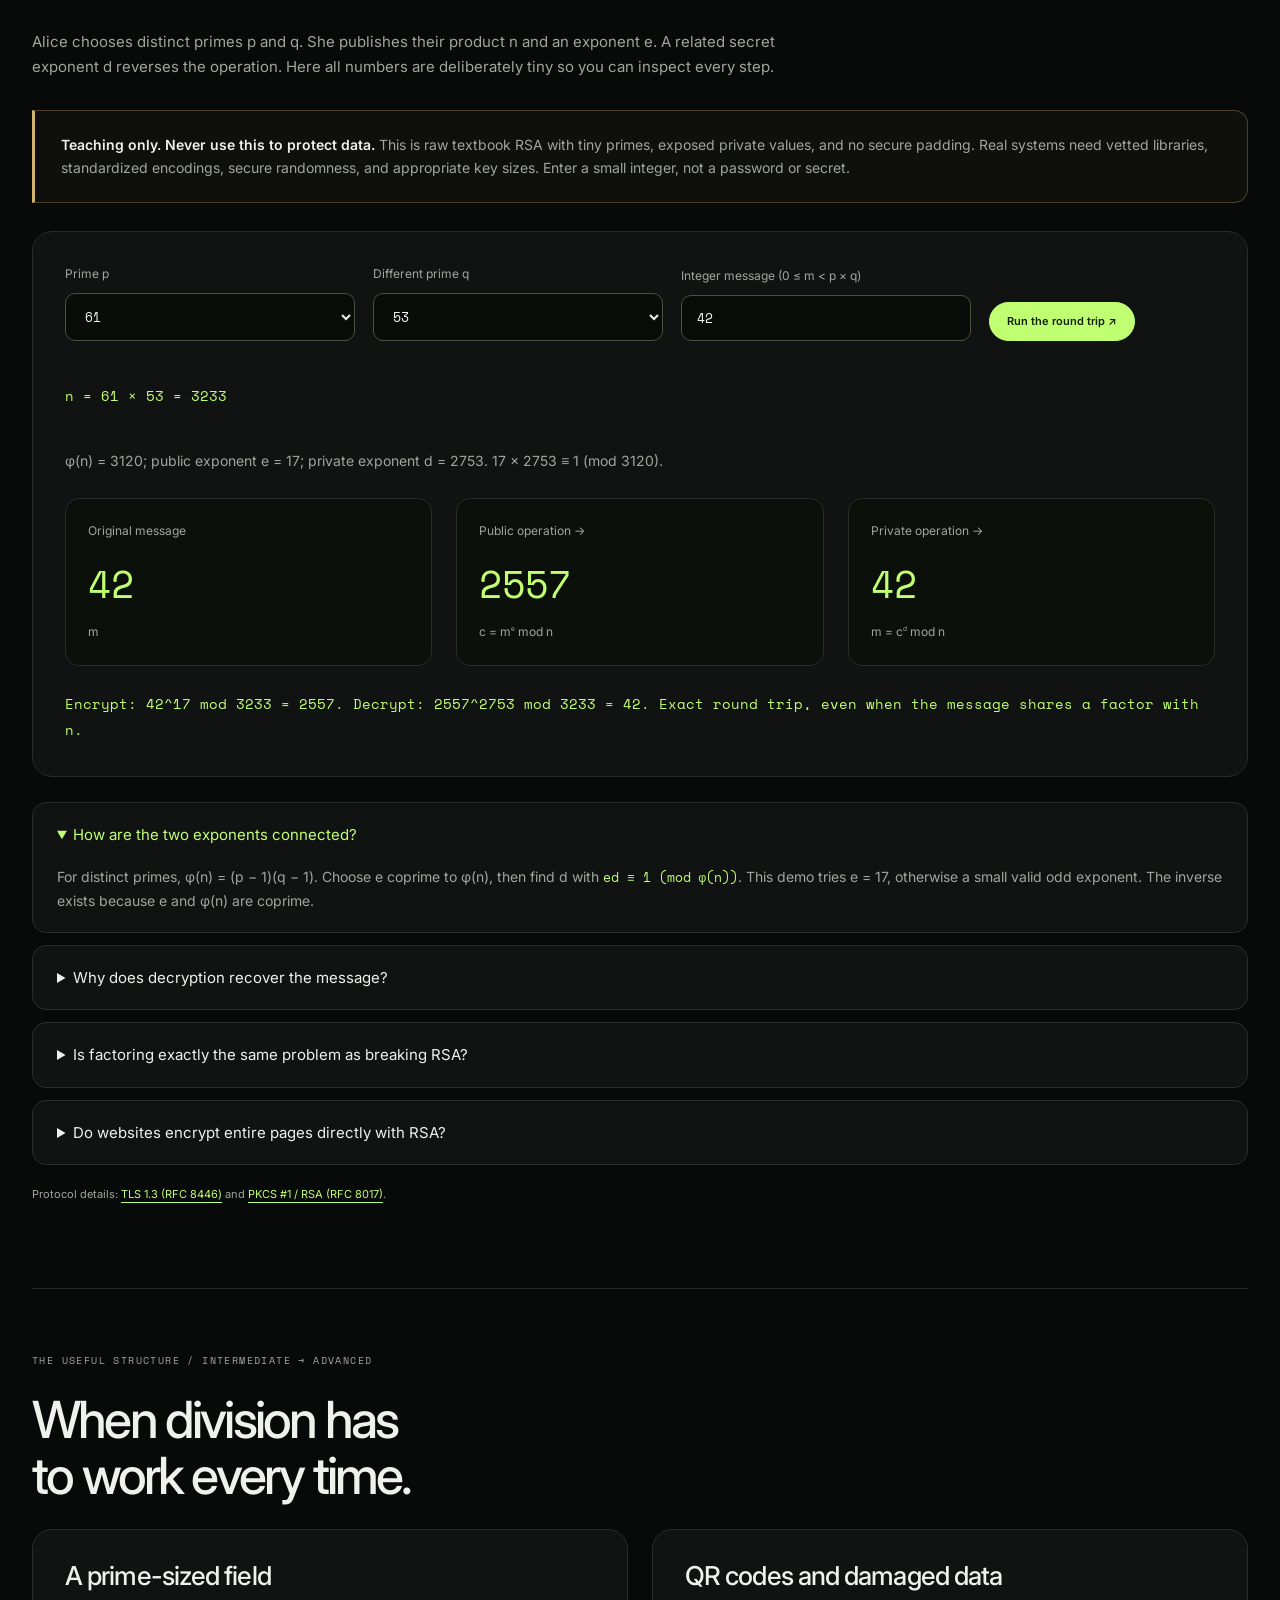
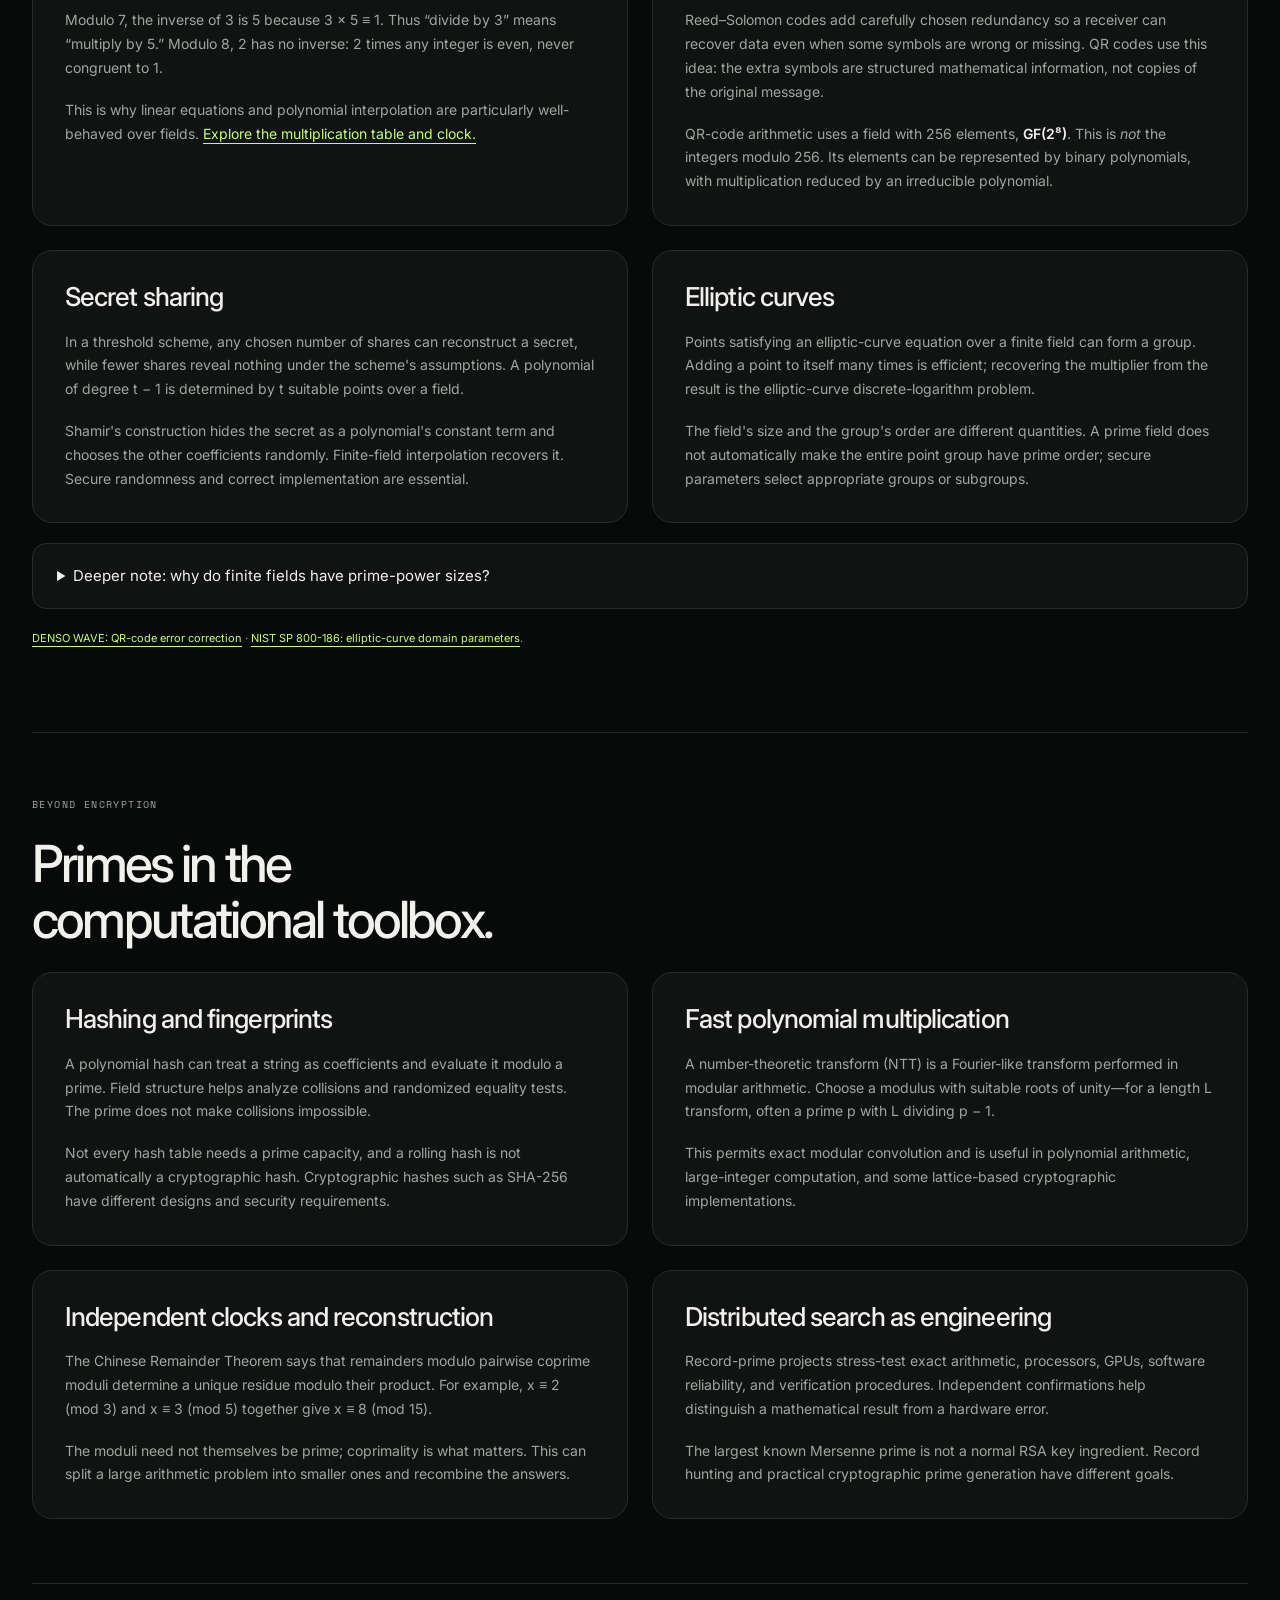
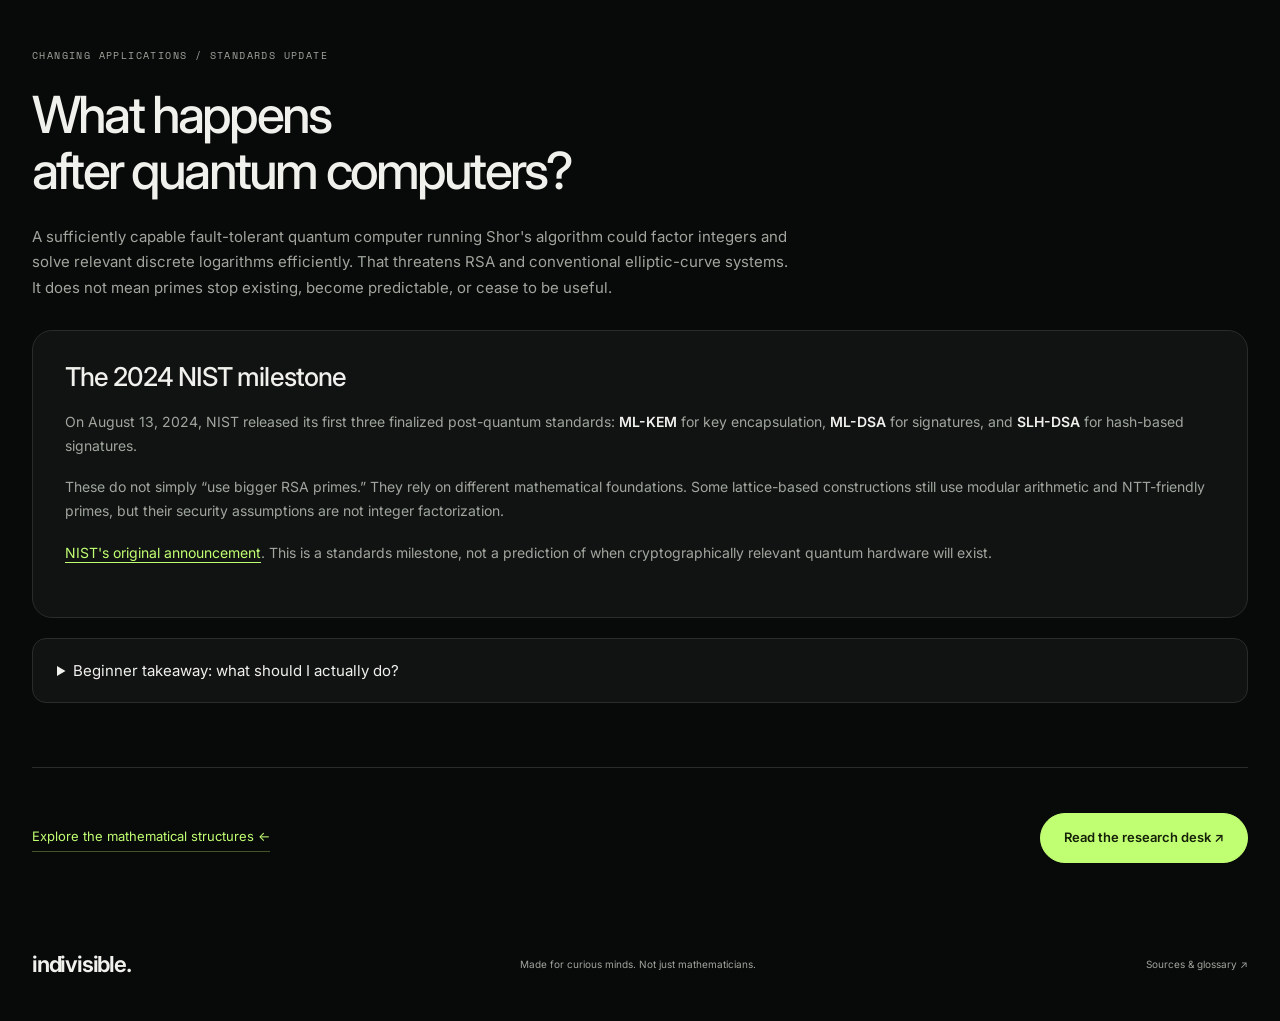
<file: docs/applications.html>
<!DOCTYPE html>
<html lang="en">
<head>
    <meta charset="UTF-8"><meta name="viewport" content="width=device-width, initial-scale=1.0">
    <meta name="description" content="Why primes matter: interactive toy RSA, finite fields, QR-code error correction, hashing, secret sharing, fast transforms, and post-quantum cryptography.">
    <meta name="theme-color" content="#080909"><title>Why Primes Matter — Indivisible</title>
    <link rel="icon" type="image/svg+xml" href="assets/images/prism.svg"><link rel="stylesheet" href="assets/css/styles.css">
    <script src="scripts/math.js" defer></script><script src="scripts/app.js" defer></script><script src="scripts/lessons-math.js" defer></script><script src="scripts/lessons.js" defer></script>
</head>
<body>
    <a class="skip-link" href="#main">Skip to content</a>
    <header class="site-header"><a class="brand" href="index.html" aria-label="Indivisible home"><span class="brand-mark" aria-hidden="true">ıı</span> indivisible<span class="brand-dot">.</span></a><nav aria-label="Main navigation"><a href="index.html">Overview</a><a href="foundations.html">Foundations</a><a href="explore.html">Explore</a><a href="advanced.html">Deep math</a><a href="applications.html" aria-current="page">Applications</a><a href="visuals.html">Visual atlas</a><a href="research.html">Research</a><a href="resources.html">Resources</a></nav><a class="button button-small" href="playground.html">Enter the lab ↗</a></header>
    <main id="main" class="container">
        <section class="page-hero"><div class="breadcrumbs"><a href="index.html">Overview</a><span>/</span><span>Applications</span></div><span class="pill">FROM EVERYDAY ARITHMETIC TO DIGITAL SYSTEMS</span><h1>Small building blocks.<br><span class="text-lime">Real-world impact.</span></h1><p>Primes organize multiplication, make finite-field division possible, and help construct useful computational problems. Their value is much broader—and more specific—than “primes keep the internet safe.”</p></section>
        <nav class="chapter-nav" aria-label="On this page"><a href="#arithmetic">Why they matter</a><a href="#rsa">Inside RSA</a><a href="#fields">Fields &amp; error correction</a><a href="#computing">Computing</a><a href="#quantum">Quantum transition</a></nav>
        <section id="arithmetic" class="content-section">
            <p class="eyebrow">Start with the purpose / Beginner</p><h2>Three reasons primes<br>keep appearing.</h2>
            <div class="reading-grid three">
                <article class="panel"><span class="pill">01 / DECOMPOSITION</span><h3>Explain multiplication</h3><p>Every integer greater than 1 has unique prime ingredients. This turns questions about divisibility, fractions, GCDs, and repeating cycles into questions about matching factors.</p><p>In a recipe, scaling 12 portions to 18 uses a 3/2 factor. Prime factorization explains which factors cancel; you do not need a huge prime to benefit from number theory.</p></article>
                <article class="panel"><span class="pill">02 / ALGEBRA</span><h3>Make division reliable</h3><p>Modulo a prime p, every nonzero residue has an inverse. You get a finite field: a small arithmetic universe in which addition, subtraction, multiplication, and division by nonzero values behave consistently.</p><p>That consistency is what applications often need—not the mysterious appearance of prime digits.</p></article>
                <article class="panel"><span class="pill">03 / COMPUTATION</span><h3>Separate easy from hard</h3><p>Multiplying two large integers is practical; recovering their factors can be much harder. Exponentiating in a suitable finite group is practical; reversing it may require solving a hard discrete-logarithm problem.</p><p>Cryptographic security depends on exact constructions, parameter sizes, implementation, and assumptions—not merely choosing a prime.</p></article>
            </div>
        </section>
        <section id="rsa" class="content-section">
            <p class="eyebrow">Open the machine / Intermediate</p><h2>RSA, small enough<br>to understand.</h2>
            <p class="lead">Alice chooses distinct primes p and q. She publishes their product n and an exponent e. A related secret exponent d reverses the operation. Here all numbers are deliberately tiny so you can inspect every step.</p>
            <div class="callout warning"><strong>Teaching only. Never use this to protect data.</strong> This is raw textbook RSA with tiny primes, exposed private values, and no secure padding. Real systems need vetted libraries, standardized encodings, secure randomness, and appropriate key sizes. Enter a small integer, not a password or secret.</div>
            <div class="panel interactive-lesson">
                <form id="rsaForm" class="lesson-controls" novalidate>
                    <label for="rsaP">Prime p<select id="rsaP" name="p"><option>11</option><option>17</option><option>29</option><option>53</option><option selected>61</option><option>97</option></select></label>
                    <label for="rsaQ">Different prime q<select id="rsaQ" name="q"><option>11</option><option>17</option><option>29</option><option selected>53</option><option>61</option><option>97</option></select></label>
                    <label for="rsaMessage">Integer message (0 ≤ m &lt; p × q)<input id="rsaMessage" name="message" type="number" min="0" step="1" value="42"></label><button class="button button-small" type="submit">Run the round trip ↗</button>
                </form><p id="rsaFormError" class="error-message" role="alert"></p>
                <div id="rsaFormOutput"><p class="formula">n = <span id="rsaN"></span></p><p id="rsaKeys" class="helper-text"></p>
                    <div class="reading-grid three rsa-flow"><div class="metric-card"><span>Original message</span><strong id="rsaPlain"></strong><small>m</small></div><div class="metric-card"><span>Public operation →</span><strong id="rsaCipher"></strong><small>c = m<sup>e</sup> mod n</small></div><div class="metric-card"><span>Private operation →</span><strong id="rsaRecovered"></strong><small>m = c<sup>d</sup> mod n</small></div></div>
                    <p id="rsaSummary" class="lesson-summary" role="status"></p>
                </div>
            </div>
            <div class="details-list">
                <details open><summary>How are the two exponents connected?</summary><p>For distinct primes, φ(n) = (p − 1)(q − 1). Choose e coprime to φ(n), then find d with <code>ed ≡ 1 (mod φ(n))</code>. This demo tries e = 17, otherwise a small valid odd exponent. The inverse exists because e and φ(n) are coprime.</p></details>
                <details><summary>Why does decryption recover the message?</summary><p>For a message coprime to n, Euler's theorem gives m<sup>φ(n)</sup> ≡ 1 (mod n), so raising m to ed = 1 + kφ(n) gives m back. For messages sharing a factor with n, analyze the result separately modulo p and modulo q, then use the Chinese Remainder Theorem. RSA's round trip still works for every residue m modulo n.</p></details>
                <details><summary>Is factoring exactly the same problem as breaking RSA?</summary><p>Factoring n gives p and q, which lets an attacker compute the private exponent. It is therefore sufficient to break RSA. But a general equivalence between factoring and inverting every RSA instance is not known. Real deployments can also fail through padding mistakes, side channels, reused randomness, or compromised endpoints.</p></details>
                <details><summary>Do websites encrypt entire pages directly with RSA?</summary><p>No. Modern secure connections combine mechanisms. Public-key methods support authentication or key establishment; efficient symmetric ciphers protect bulk traffic. TLS 1.3 removed static RSA key exchange, though RSA signatures can still authenticate certificates or handshake messages. Elliptic-curve and post-quantum mechanisms are also important.</p></details>
            </div>
            <p class="source-note">Protocol details: <a href="https://www.rfc-editor.org/rfc/rfc8446">TLS 1.3 (RFC 8446)</a> and <a href="https://www.rfc-editor.org/rfc/rfc8017">PKCS #1 / RSA (RFC 8017)</a>.</p>
        </section>
        <section id="fields" class="content-section">
            <p class="eyebrow">The useful structure / Intermediate → Advanced</p><h2>When division has<br>to work every time.</h2>
            <div class="reading-grid">
                <article class="panel"><h3>A prime-sized field</h3><p>Modulo 7, the inverse of 3 is 5 because 3 × 5 ≡ 1. Thus “divide by 3” means “multiply by 5.” Modulo 8, 2 has no inverse: 2 times any integer is even, never congruent to 1.</p><p>This is why linear equations and polynomial interpolation are particularly well-behaved over fields. <a class="prose-link" href="advanced.html#clock-lab">Explore the multiplication table and clock.</a></p></article>
                <article class="panel"><h3>QR codes and damaged data</h3><p>Reed–Solomon codes add carefully chosen redundancy so a receiver can recover data even when some symbols are wrong or missing. QR codes use this idea: the extra symbols are structured mathematical information, not copies of the original message.</p><p>QR-code arithmetic uses a field with 256 elements, <strong>GF(2⁸)</strong>. This is <em>not</em> the integers modulo 256. Its elements can be represented by binary polynomials, with multiplication reduced by an irreducible polynomial.</p></article>
                <article class="panel"><h3>Secret sharing</h3><p>In a threshold scheme, any chosen number of shares can reconstruct a secret, while fewer shares reveal nothing under the scheme's assumptions. A polynomial of degree t − 1 is determined by t suitable points over a field.</p><p>Shamir's construction hides the secret as a polynomial's constant term and chooses the other coefficients randomly. Finite-field interpolation recovers it. Secure randomness and correct implementation are essential.</p></article>
                <article class="panel"><h3>Elliptic curves</h3><p>Points satisfying an elliptic-curve equation over a finite field can form a group. Adding a point to itself many times is efficient; recovering the multiplier from the result is the elliptic-curve discrete-logarithm problem.</p><p>The field's size and the group's order are different quantities. A prime field does not automatically make the entire point group have prime order; secure parameters select appropriate groups or subgroups.</p></article>
            </div>
            <details><summary>Deeper note: why do finite fields have prime-power sizes?</summary><p>A finite field has prime characteristic p: adding 1 to itself p times gives zero, and a composite characteristic would create zero divisors. The field is a vector space of some finite dimension k over its prime subfield, so it has p<sup>k</sup> elements. Conversely, a field exists for every prime power, unique up to isomorphism. Arithmetic modulo a composite integer is usually a ring, not a field.</p></details>
            <p class="source-note"><a href="https://www.qrcode.com/en/about/error_correction.html">DENSO WAVE: QR-code error correction</a> · <a href="https://csrc.nist.gov/pubs/sp/800/186/final">NIST SP 800-186: elliptic-curve domain parameters</a>.</p>
        </section>
        <section id="computing" class="content-section">
            <p class="eyebrow">Beyond encryption</p><h2>Primes in the<br>computational toolbox.</h2>
            <div class="reading-grid">
                <article class="panel"><h3>Hashing and fingerprints</h3><p>A polynomial hash can treat a string as coefficients and evaluate it modulo a prime. Field structure helps analyze collisions and randomized equality tests. The prime does not make collisions impossible.</p><p>Not every hash table needs a prime capacity, and a rolling hash is not automatically a cryptographic hash. Cryptographic hashes such as SHA-256 have different designs and security requirements.</p></article>
                <article class="panel"><h3>Fast polynomial multiplication</h3><p>A number-theoretic transform (NTT) is a Fourier-like transform performed in modular arithmetic. Choose a modulus with suitable roots of unity—for a length L transform, often a prime p with L dividing p − 1.</p><p>This permits exact modular convolution and is useful in polynomial arithmetic, large-integer computation, and some lattice-based cryptographic implementations.</p></article>
                <article class="panel"><h3>Independent clocks and reconstruction</h3><p>The Chinese Remainder Theorem says that remainders modulo pairwise coprime moduli determine a unique residue modulo their product. For example, x ≡ 2 (mod 3) and x ≡ 3 (mod 5) together give x ≡ 8 (mod 15).</p><p>The moduli need not themselves be prime; coprimality is what matters. This can split a large arithmetic problem into smaller ones and recombine the answers.</p></article>
                <article class="panel"><h3>Distributed search as engineering</h3><p>Record-prime projects stress-test exact arithmetic, processors, GPUs, software reliability, and verification procedures. Independent confirmations help distinguish a mathematical result from a hardware error.</p><p>The largest known Mersenne prime is not a normal RSA key ingredient. Record hunting and practical cryptographic prime generation have different goals.</p></article>
            </div>
        </section>
        <section id="quantum" class="content-section">
            <p class="eyebrow">Changing applications / Standards update</p><h2>What happens<br>after quantum computers?</h2>
            <p class="lead">A sufficiently capable fault-tolerant quantum computer running Shor's algorithm could factor integers and solve relevant discrete logarithms efficiently. That threatens RSA and conventional elliptic-curve systems. It does not mean primes stop existing, become predictable, or cease to be useful.</p>
            <div class="panel"><h3>The 2024 NIST milestone</h3><p>On August 13, 2024, NIST released its first three finalized post-quantum standards: <strong>ML-KEM</strong> for key encapsulation, <strong>ML-DSA</strong> for signatures, and <strong>SLH-DSA</strong> for hash-based signatures.</p><p>These do not simply “use bigger RSA primes.” They rely on different mathematical foundations. Some lattice-based constructions still use modular arithmetic and NTT-friendly primes, but their security assumptions are not integer factorization.</p><p class="source-note"><a href="https://www.nist.gov/news-events/news/2024/08/nist-releases-first-3-finalized-post-quantum-encryption-standards">NIST's original announcement</a>. This is a standards milestone, not a prediction of when cryptographically relevant quantum hardware will exist.</p></div>
            <details><summary>Beginner takeaway: what should I actually do?</summary><p>Learn the concepts here; use maintained, reviewed cryptographic libraries in real applications. Follow current protocol and standards guidance rather than selecting primes or composing cryptographic primitives yourself. The educational RSA demo above is designed to reveal its secrets, not protect yours.</p></details>
        </section>
        <noscript><p class="callout">Enable JavaScript for the RSA experiment. Its equations and explanations are still available above.</p></noscript>
        <div class="next-chapter"><a class="text-link" href="advanced.html">Explore the mathematical structures ←</a><a class="button" href="research.html">Read the research desk ↗</a></div>
    </main>
    <footer class="site-footer container"><a class="brand" href="index.html">indivisible.</a><p>Made for curious minds. Not just mathematicians.</p><a href="resources.html">Sources &amp; glossary ↗</a></footer>
</body>
</html>
</file>
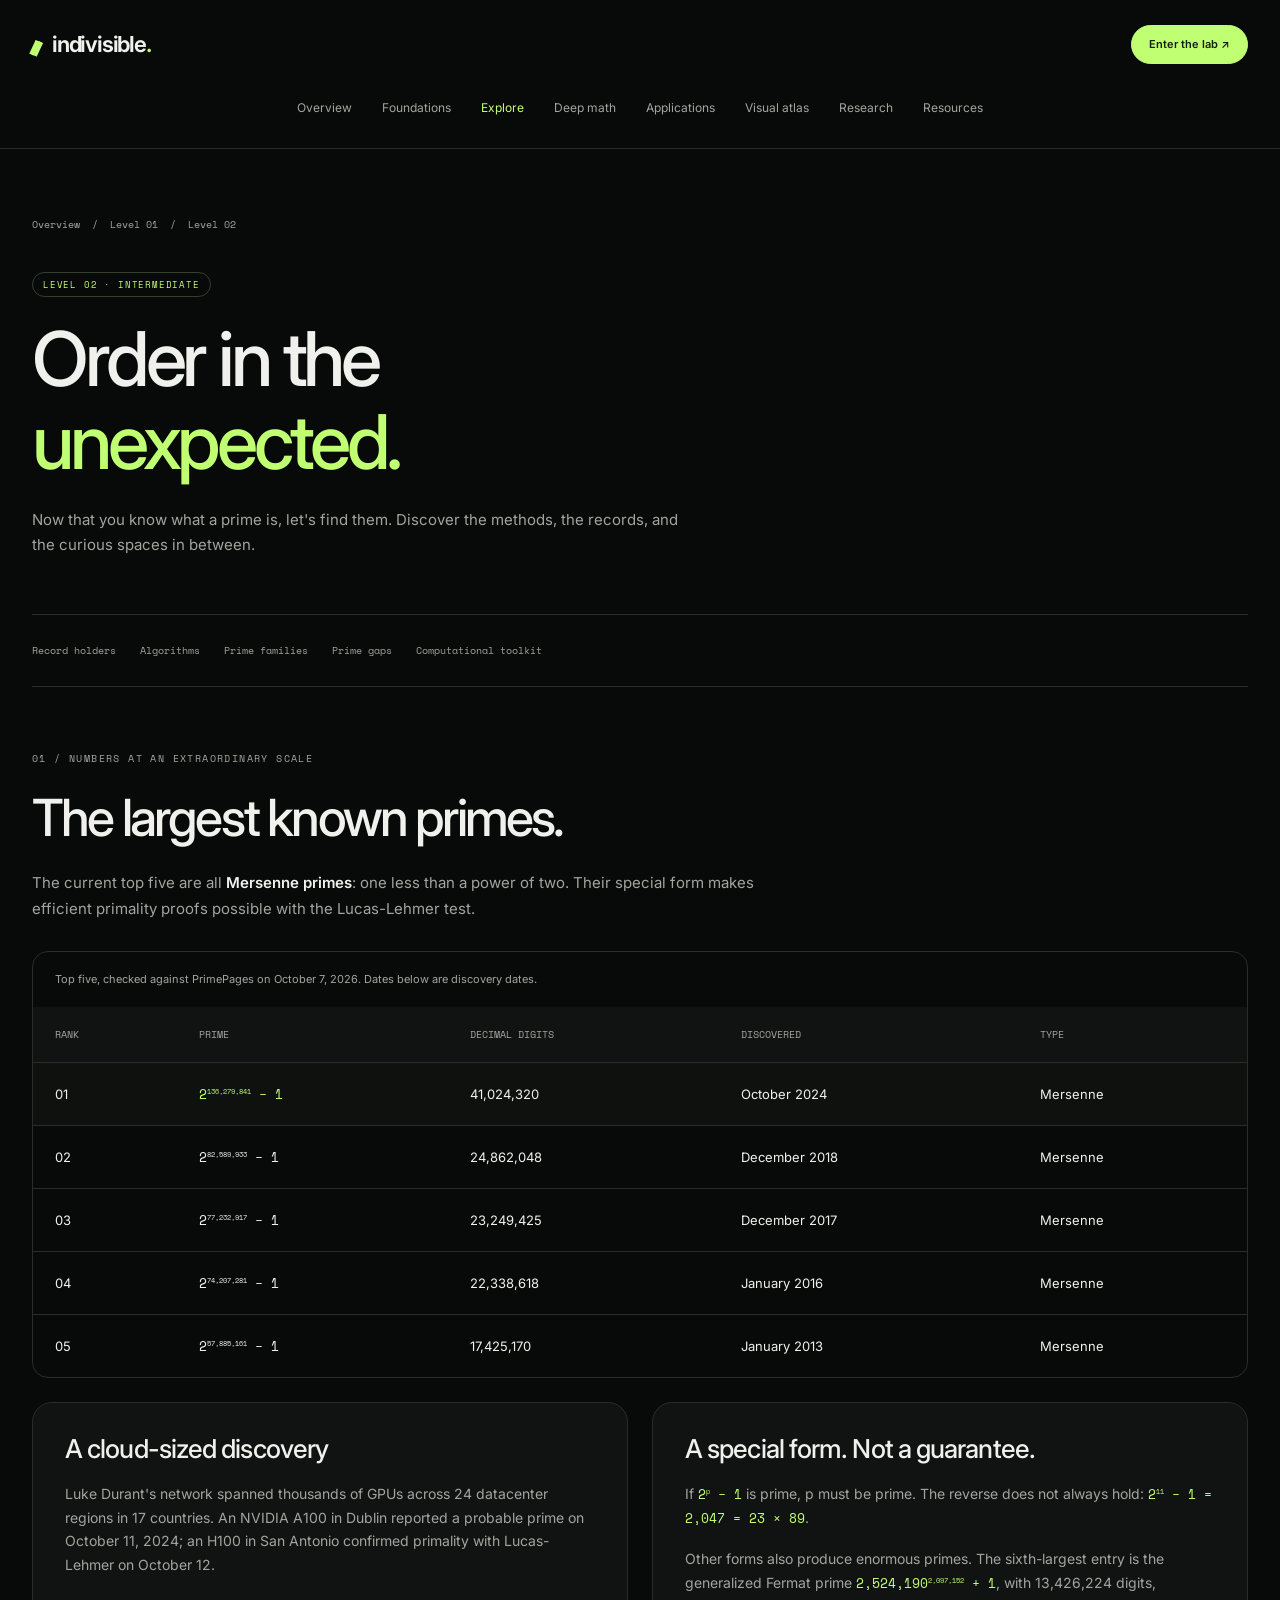
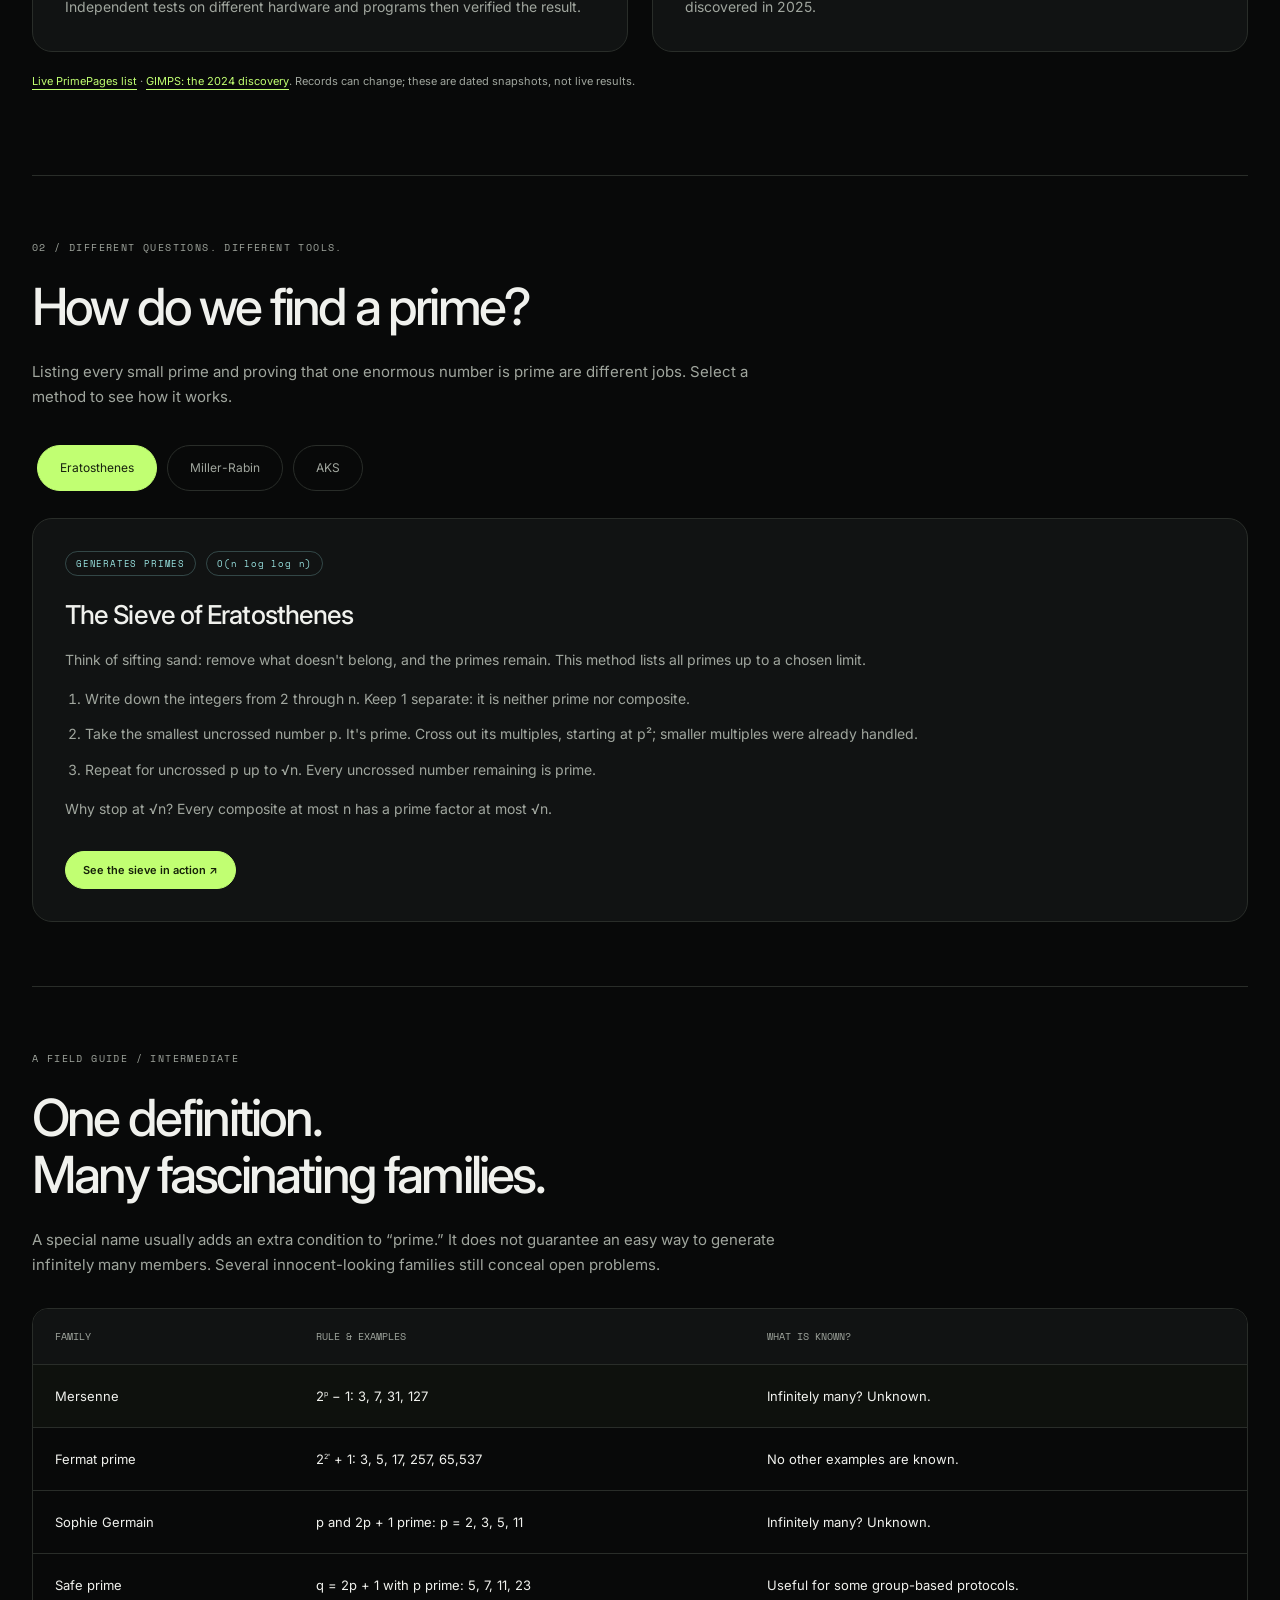
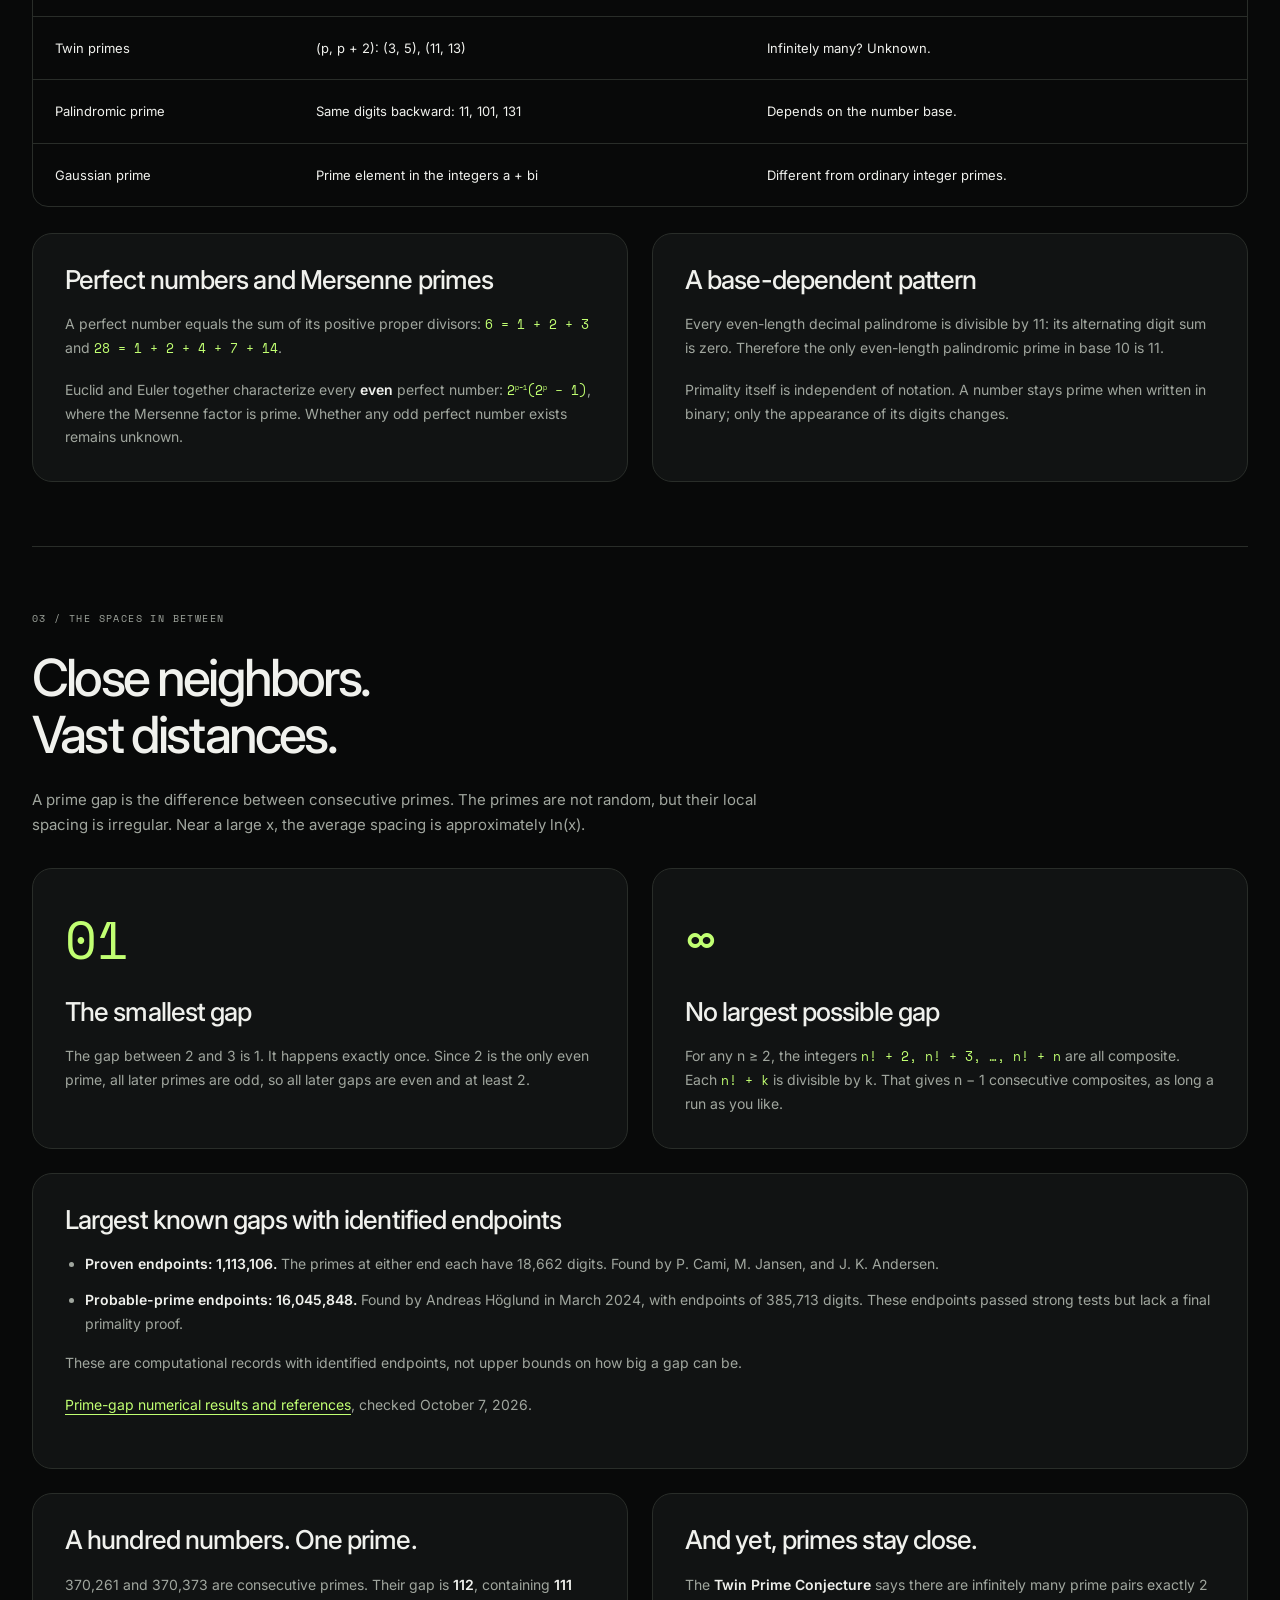
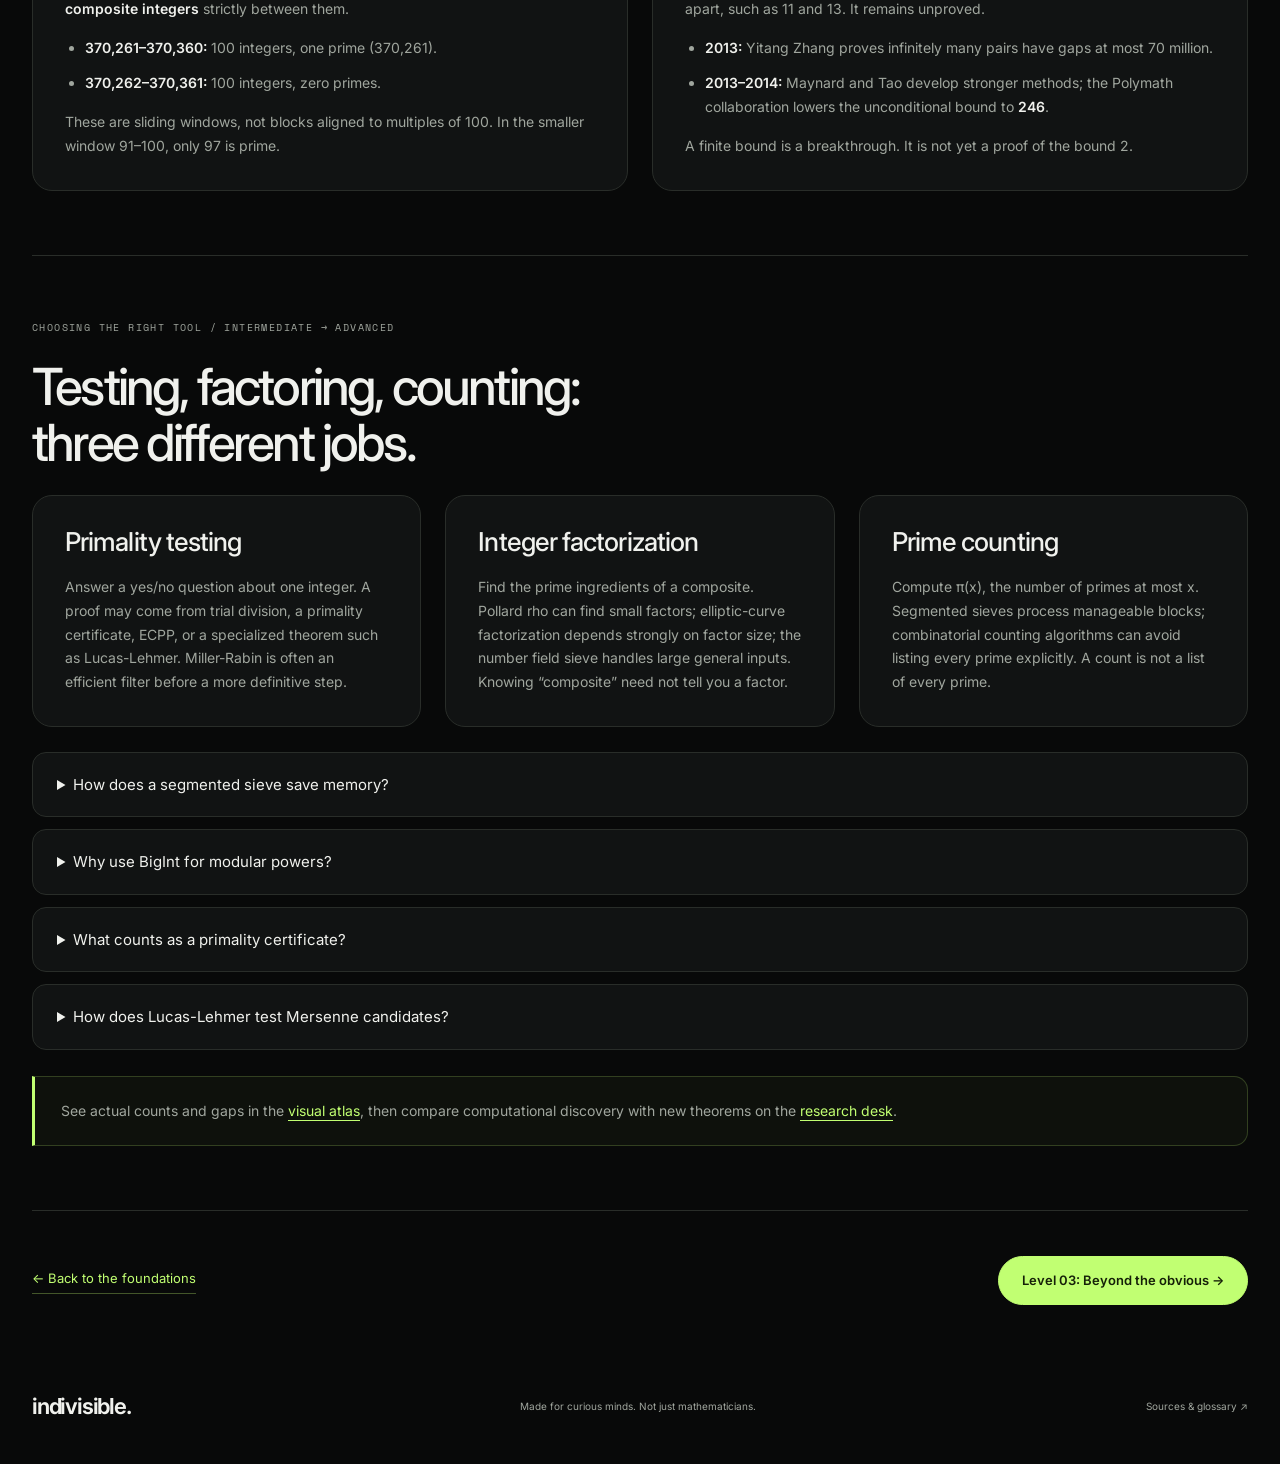
<file: docs/explore.html>
<!DOCTYPE html>
<html lang="en">
<head>
    <meta charset="UTF-8"><meta name="viewport" content="width=device-width, initial-scale=1.0">
    <meta name="description" content="Level 2: discover the largest primes, compare Eratosthenes, Miller-Rabin and AKS, and explore prime gaps and twin primes.">
    <meta name="theme-color" content="#080909"><title>Patterns &amp; Discovery — Indivisible</title>
    <link rel="icon" type="image/svg+xml" href="assets/images/prism.svg"><link rel="stylesheet" href="assets/css/styles.css"><script src="scripts/app.js" defer></script>
</head>
<body>
    <a class="skip-link" href="#main">Skip to content</a>
    <header class="site-header">
        <a class="brand" href="index.html" aria-label="Indivisible home"><span class="brand-mark" aria-hidden="true">ıı</span> indivisible<span class="brand-dot">.</span></a>
        <nav aria-label="Main navigation"><a href="index.html">Overview</a><a href="foundations.html">Foundations</a><a href="explore.html" aria-current="page">Explore</a><a href="advanced.html">Deep math</a><a href="applications.html">Applications</a><a href="visuals.html">Visual atlas</a><a href="research.html">Research</a><a href="resources.html">Resources</a></nav>
        <a class="button button-small" href="playground.html">Enter the lab ↗</a>
    </header>
    <main id="main" class="container">
        <section class="page-hero">
            <div class="breadcrumbs"><a href="index.html">Overview</a><span>/</span><a href="foundations.html">Level 01</a><span>/</span><span>Level 02</span></div>
            <span class="pill">LEVEL 02 · INTERMEDIATE</span><h1>Order in the<br><span class="text-lime">unexpected.</span></h1><p>Now that you know what a prime is, let's find them. Discover the methods, the records, and the curious spaces in between.</p>
        </section>
        <nav class="chapter-nav" aria-label="On this page"><a href="#largest">Record holders</a><a href="#algorithms">Algorithms</a><a href="#families">Prime families</a><a href="#gaps">Prime gaps</a><a href="#toolkit">Computational toolkit</a></nav>
        <section id="largest" class="content-section">
            <p class="eyebrow">01 / Numbers at an extraordinary scale</p><h2>The largest known primes.</h2>
            <p class="lead">The current top five are all <strong>Mersenne primes</strong>: one less than a power of two. Their special form makes efficient primality proofs possible with the Lucas-Lehmer test.</p>
            <div class="table-scroll" tabindex="0" role="region" aria-label="Largest known primes table">
                <table><caption>Top five, checked against PrimePages on October 7, 2026. Dates below are discovery dates.</caption><thead><tr><th scope="col">Rank</th><th scope="col">Prime</th><th scope="col">Decimal digits</th><th scope="col">Discovered</th><th scope="col">Type</th></tr></thead><tbody>
                    <tr><td>01</td><td class="mono text-lime">2<sup>136,279,841</sup> − 1</td><td>41,024,320</td><td>October 2024</td><td>Mersenne</td></tr>
                    <tr><td>02</td><td class="mono">2<sup>82,589,933</sup> − 1</td><td>24,862,048</td><td>December 2018</td><td>Mersenne</td></tr>
                    <tr><td>03</td><td class="mono">2<sup>77,232,917</sup> − 1</td><td>23,249,425</td><td>December 2017</td><td>Mersenne</td></tr>
                    <tr><td>04</td><td class="mono">2<sup>74,207,281</sup> − 1</td><td>22,338,618</td><td>January 2016</td><td>Mersenne</td></tr>
                    <tr><td>05</td><td class="mono">2<sup>57,885,161</sup> − 1</td><td>17,425,170</td><td>January 2013</td><td>Mersenne</td></tr>
                </tbody></table>
            </div>
            <div class="reading-grid" style="margin-top:24px">
                <article class="panel"><h3>A cloud-sized discovery</h3><p>Luke Durant's network spanned thousands of GPUs across 24 datacenter regions in 17 countries. An NVIDIA A100 in Dublin reported a probable prime on October 11, 2024; an H100 in San Antonio confirmed primality with Lucas-Lehmer on October 12.</p><p>Independent tests on different hardware and programs then verified the result.</p></article>
                <article class="panel"><h3>A special form. Not a guarantee.</h3><p>If <code>2<sup>p</sup> − 1</code> is prime, p must be prime. The reverse does not always hold: <code>2<sup>11</sup> − 1 = 2,047 = 23 × 89</code>.</p><p>Other forms also produce enormous primes. The sixth-largest entry is the generalized Fermat prime <code>2,524,190<sup>2,097,152</sup> + 1</code>, with 13,426,224 digits, discovered in 2025.</p></article>
            </div>
            <p class="source-note"><a href="https://t5k.org/primes/lists/all.txt">Live PrimePages list</a> · <a href="https://www.mersenne.org/primes/press/M136279841.html">GIMPS: the 2024 discovery</a>. Records can change; these are dated snapshots, not live results.</p>
        </section>
        <section id="algorithms" class="content-section">
            <p class="eyebrow">02 / Different questions. Different tools.</p><h2>How do we find a prime?</h2>
            <p class="lead">Listing every small prime and proving that one enormous number is prime are different jobs. Select a method to see how it works.</p>
            <div class="tabs" role="tablist" aria-label="Primality algorithms">
                <button type="button" role="tab" id="tab-sieve" aria-selected="true" aria-controls="algorithm-sieve">Eratosthenes</button>
                <button type="button" role="tab" id="tab-miller" aria-selected="false" aria-controls="algorithm-miller" tabindex="-1">Miller-Rabin</button>
                <button type="button" role="tab" id="tab-aks" aria-selected="false" aria-controls="algorithm-aks" tabindex="-1">AKS</button>
            </div>
            <article class="panel" id="algorithm-sieve" role="tabpanel" aria-labelledby="tab-sieve" tabindex="0">
                <div class="algorithm-meta"><span class="pill">GENERATES PRIMES</span><span class="pill">O(n log log n)</span></div><h3>The Sieve of Eratosthenes</h3><p>Think of sifting sand: remove what doesn't belong, and the primes remain. This method lists all primes up to a chosen limit.</p>
                <ol><li>Write down the integers from 2 through n. Keep 1 separate: it is neither prime nor composite.</li><li>Take the smallest uncrossed number p. It's prime. Cross out its multiples, starting at p²; smaller multiples were already handled.</li><li>Repeat for uncrossed p up to √n. Every uncrossed number remaining is prime.</li></ol>
                <p>Why stop at √n? Every composite at most n has a prime factor at most √n.</p><div class="button-row"><a class="button button-small" href="playground.html#interactive">See the sieve in action ↗</a></div>
            </article>
            <article class="panel" id="algorithm-miller" role="tabpanel" aria-labelledby="tab-miller" tabindex="0" hidden>
                <div class="algorithm-meta"><span class="pill">TESTS ONE NUMBER</span><span class="pill">USUALLY PROBABILISTIC</span></div><h3>The Miller-Rabin test</h3><p>Think of a series of identity checks. A failed check exposes a composite. Passing many checks makes a number a strong probable-prime candidate.</p>
                <ol><li>Handle 2, 3, and even numbers first. For odd n &gt; 3, write <code>n − 1 = 2<sup>s</sup>d</code> with d odd.</li><li>Choose a base a from 2 through n − 2 and calculate <code>a<sup>d</sup> mod n</code>. If the result is 1 or n − 1, this round passes.</li><li>Otherwise, square modulo n up to s − 1 times. The round passes if a result is n − 1. If none is, n is composite.</li></ol>
                <p>For a fixed odd composite, k independently and uniformly chosen random bases have a false-pass probability at most <code>4<sup>−k</sup></code>. That is not the posterior probability that a passing number is composite.</p>
                <div class="callout">Carefully chosen fixed bases give deterministic results within specified integer bounds. Outside those bounds, passing rounds alone is not a proof.</div>
            </article>
            <article class="panel" id="algorithm-aks" role="tabpanel" aria-labelledby="tab-aks" tabindex="0" hidden>
                <div class="algorithm-meta"><span class="pill">PROVES PRIMALITY</span><span class="pill">DETERMINISTIC POLYNOMIAL TIME</span></div><h3>The AKS primality test</h3><p>Agrawal, Kayal, and Saxena's 2002 breakthrough proved that primality can be decided deterministically in polynomial time without unproved hypotheses.</p>
                <p>Its starting idea resembles Fermat's theorem for polynomials: for prime n, <code>(x + a)<sup>n</sup> ≡ x<sup>n</sup> + a (mod n)</code>. AKS combines perfect-power and factor checks with carefully bounded polynomial congruences modulo <code>x<sup>r</sup> − 1</code>.</p>
                <div class="callout"><strong>Polynomial in what?</strong> The number of digits of n, not n itself. This matters enormously in theory, although Miller-Rabin and specialized tests are generally more practical.</div>
            </article>
            <noscript><p class="callout">Enable JavaScript to switch algorithm tabs. Definitions and source references are also available in the <a class="prose-link" href="resources.html">glossary</a>.</p></noscript>
        </section>
        <section id="families" class="content-section">
            <p class="eyebrow">A field guide / Intermediate</p><h2>One definition.<br>Many fascinating families.</h2>
            <p class="lead">A special name usually adds an extra condition to “prime.” It does not guarantee an easy way to generate infinitely many members. Several innocent-looking families still conceal open problems.</p>
            <div class="table-scroll" role="region" tabindex="0" aria-label="Families of primes and their known status"><table><thead><tr><th scope="col">Family</th><th scope="col">Rule &amp; examples</th><th scope="col">What is known?</th></tr></thead><tbody>
                <tr><td>Mersenne</td><td>2<sup>p</sup> − 1: 3, 7, 31, 127</td><td>Infinitely many? Unknown.</td></tr>
                <tr><td>Fermat prime</td><td>2<sup>2<sup>n</sup></sup> + 1: 3, 5, 17, 257, 65,537</td><td>No other examples are known.</td></tr>
                <tr><td>Sophie Germain</td><td>p and 2p + 1 prime: p = 2, 3, 5, 11</td><td>Infinitely many? Unknown.</td></tr>
                <tr><td>Safe prime</td><td>q = 2p + 1 with p prime: 5, 7, 11, 23</td><td>Useful for some group-based protocols.</td></tr>
                <tr><td>Twin primes</td><td>(p, p + 2): (3, 5), (11, 13)</td><td>Infinitely many? Unknown.</td></tr>
                <tr><td>Palindromic prime</td><td>Same digits backward: 11, 101, 131</td><td>Depends on the number base.</td></tr>
                <tr><td>Gaussian prime</td><td>Prime element in the integers a + bi</td><td>Different from ordinary integer primes.</td></tr>
            </tbody></table></div>
            <div class="reading-grid lesson-notes">
                <article class="panel"><h3>Perfect numbers and Mersenne primes</h3><p>A perfect number equals the sum of its positive proper divisors: <code>6 = 1 + 2 + 3</code> and <code>28 = 1 + 2 + 4 + 7 + 14</code>.</p><p>Euclid and Euler together characterize every <strong>even</strong> perfect number: <code>2<sup>p−1</sup>(2<sup>p</sup> − 1)</code>, where the Mersenne factor is prime. Whether any odd perfect number exists remains unknown.</p></article>
                <article class="panel"><h3>A base-dependent pattern</h3><p>Every even-length decimal palindrome is divisible by 11: its alternating digit sum is zero. Therefore the only even-length palindromic prime in base 10 is 11.</p><p>Primality itself is independent of notation. A number stays prime when written in binary; only the appearance of its digits changes.</p></article>
            </div>
        </section>
        <section id="gaps" class="content-section">
            <p class="eyebrow">03 / The spaces in between</p><h2>Close neighbors.<br>Vast distances.</h2>
            <p class="lead">A prime gap is the difference between consecutive primes. The primes are not random, but their local spacing is irregular. Near a large x, the average spacing is approximately ln(x).</p>
            <div class="reading-grid">
                <article class="panel"><div class="big-number">01</div><h3>The smallest gap</h3><p>The gap between 2 and 3 is 1. It happens exactly once. Since 2 is the only even prime, all later primes are odd, so all later gaps are even and at least 2.</p></article>
                <article class="panel"><div class="big-number">∞</div><h3>No largest possible gap</h3><p>For any n ≥ 2, the integers <code>n! + 2, n! + 3, …, n! + n</code> are all composite. Each <code>n! + k</code> is divisible by k. That gives n − 1 consecutive composites, as long a run as you like.</p></article>
            </div>
            <div class="panel" style="margin-top:24px"><h3>Largest known gaps with identified endpoints</h3><ul><li><strong>Proven endpoints: 1,113,106.</strong> The primes at either end each have 18,662 digits. Found by P. Cami, M. Jansen, and J. K. Andersen.</li><li><strong>Probable-prime endpoints: 16,045,848.</strong> Found by Andreas Höglund in March 2024, with endpoints of 385,713 digits. These endpoints passed strong tests but lack a final primality proof.</li></ul><p>These are computational records with identified endpoints, not upper bounds on how big a gap can be.</p><p class="source-note"><a href="https://en.wikipedia.org/wiki/Prime_gap#Numerical_results">Prime-gap numerical results and references</a>, checked October 7, 2026.</p></div>
            <div class="reading-grid" style="margin-top:24px">
                <article class="panel"><h3>A hundred numbers. One prime.</h3><p>370,261 and 370,373 are consecutive primes. Their gap is <strong>112</strong>, containing <strong>111 composite integers</strong> strictly between them.</p><ul><li><strong>370,261–370,360:</strong> 100 integers, one prime (370,261).</li><li><strong>370,262–370,361:</strong> 100 integers, zero primes.</li></ul><p>These are sliding windows, not blocks aligned to multiples of 100. In the smaller window 91–100, only 97 is prime.</p></article>
                <article class="panel"><h3>And yet, primes stay close.</h3><p>The <strong>Twin Prime Conjecture</strong> says there are infinitely many prime pairs exactly 2 apart, such as 11 and 13. It remains unproved.</p><ul><li><strong>2013:</strong> Yitang Zhang proves infinitely many pairs have gaps at most 70 million.</li><li><strong>2013–2014:</strong> Maynard and Tao develop stronger methods; the Polymath collaboration lowers the unconditional bound to <strong>246</strong>.</li></ul><p>A finite bound is a breakthrough. It is not yet a proof of the bound 2.</p></article>
            </div>
        </section>
        <section id="toolkit" class="content-section">
            <p class="eyebrow">Choosing the right tool / Intermediate → Advanced</p><h2>Testing, factoring, counting:<br>three different jobs.</h2>
            <div class="reading-grid three">
                <article class="panel"><h3>Primality testing</h3><p>Answer a yes/no question about one integer. A proof may come from trial division, a primality certificate, ECPP, or a specialized theorem such as Lucas-Lehmer. Miller-Rabin is often an efficient filter before a more definitive step.</p></article>
                <article class="panel"><h3>Integer factorization</h3><p>Find the prime ingredients of a composite. Pollard rho can find small factors; elliptic-curve factorization depends strongly on factor size; the number field sieve handles large general inputs. Knowing “composite” need not tell you a factor.</p></article>
                <article class="panel"><h3>Prime counting</h3><p>Compute π(x), the number of primes at most x. Segmented sieves process manageable blocks; combinatorial counting algorithms can avoid listing every prime explicitly. A count is not a list of every prime.</p></article>
            </div>
            <div class="details-list">
                <details><summary>How does a segmented sieve save memory?</summary><p>First sieve the primes up to √N. Then process one interval [L, R] at a time, crossing out multiples of those base primes. Begin each prime's work at the larger of p² and the first multiple of p in the interval. You keep only one block in memory, rather than a flag for every integer up to N.</p></details>
                <details><summary>Why use BigInt for modular powers?</summary><p>Ordinary JavaScript numbers represent integers exactly only up to 2<sup>53</sup> − 1. Even when n fits, multiplying two residues below n can exceed that range. BigInt keeps modular multiplication exact. Repeated squaring evaluates a<sup>e</sup> mod n with a number of squarings proportional to the bit length of e, not e itself.</p></details>
                <details><summary>What counts as a primality certificate?</summary><p>A certificate packages evidence that a separate verifier can check. The expensive search for a proof may be much harder than verification. Pocklington-style criteria and elliptic-curve primality proving are examples; do not confuse a repeatable probable-prime test with a full certificate.</p></details>
                <details><summary>How does Lucas-Lehmer test Mersenne candidates?</summary><p>For odd prime p, set M = 2<sup>p</sup> − 1 and s = 4. Apply <code>s ← s² − 2 (mod M)</code> exactly p − 2 times. M is prime exactly when the final residue is zero. The case p = 2 is handled separately. Efficient arithmetic exploiting M's special form makes this useful for record searches.</p></details>
            </div>
            <div class="callout">See actual counts and gaps in the <a class="prose-link" href="visuals.html">visual atlas</a>, then compare computational discovery with new theorems on the <a class="prose-link" href="research.html">research desk</a>.</div>
        </section>
        <div class="next-chapter"><a class="text-link" href="foundations.html">← Back to the foundations</a><a class="button" href="advanced.html">Level 03: Beyond the obvious →</a></div>
    </main>
    <footer class="site-footer container"><a class="brand" href="index.html">indivisible.</a><p>Made for curious minds. Not just mathematicians.</p><a href="resources.html">Sources &amp; glossary ↗</a></footer>
</body>
</html>
</file>
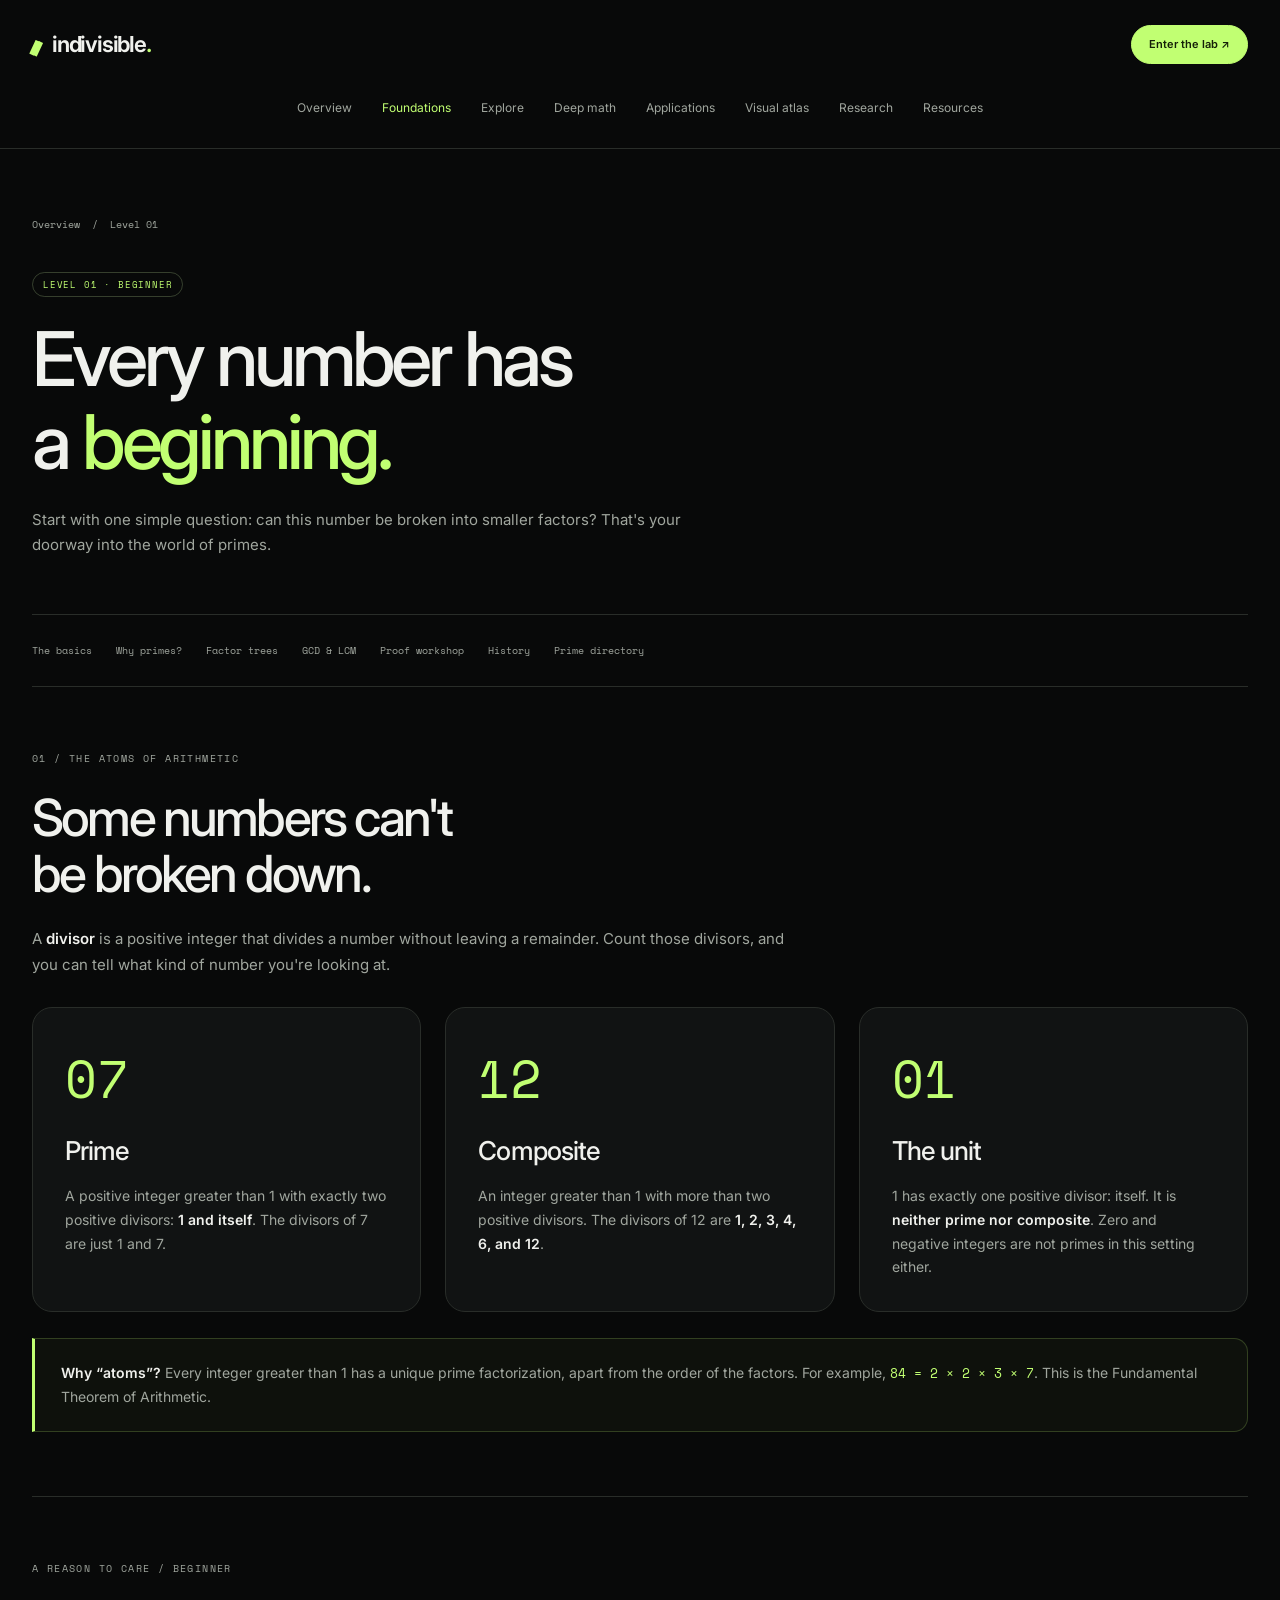
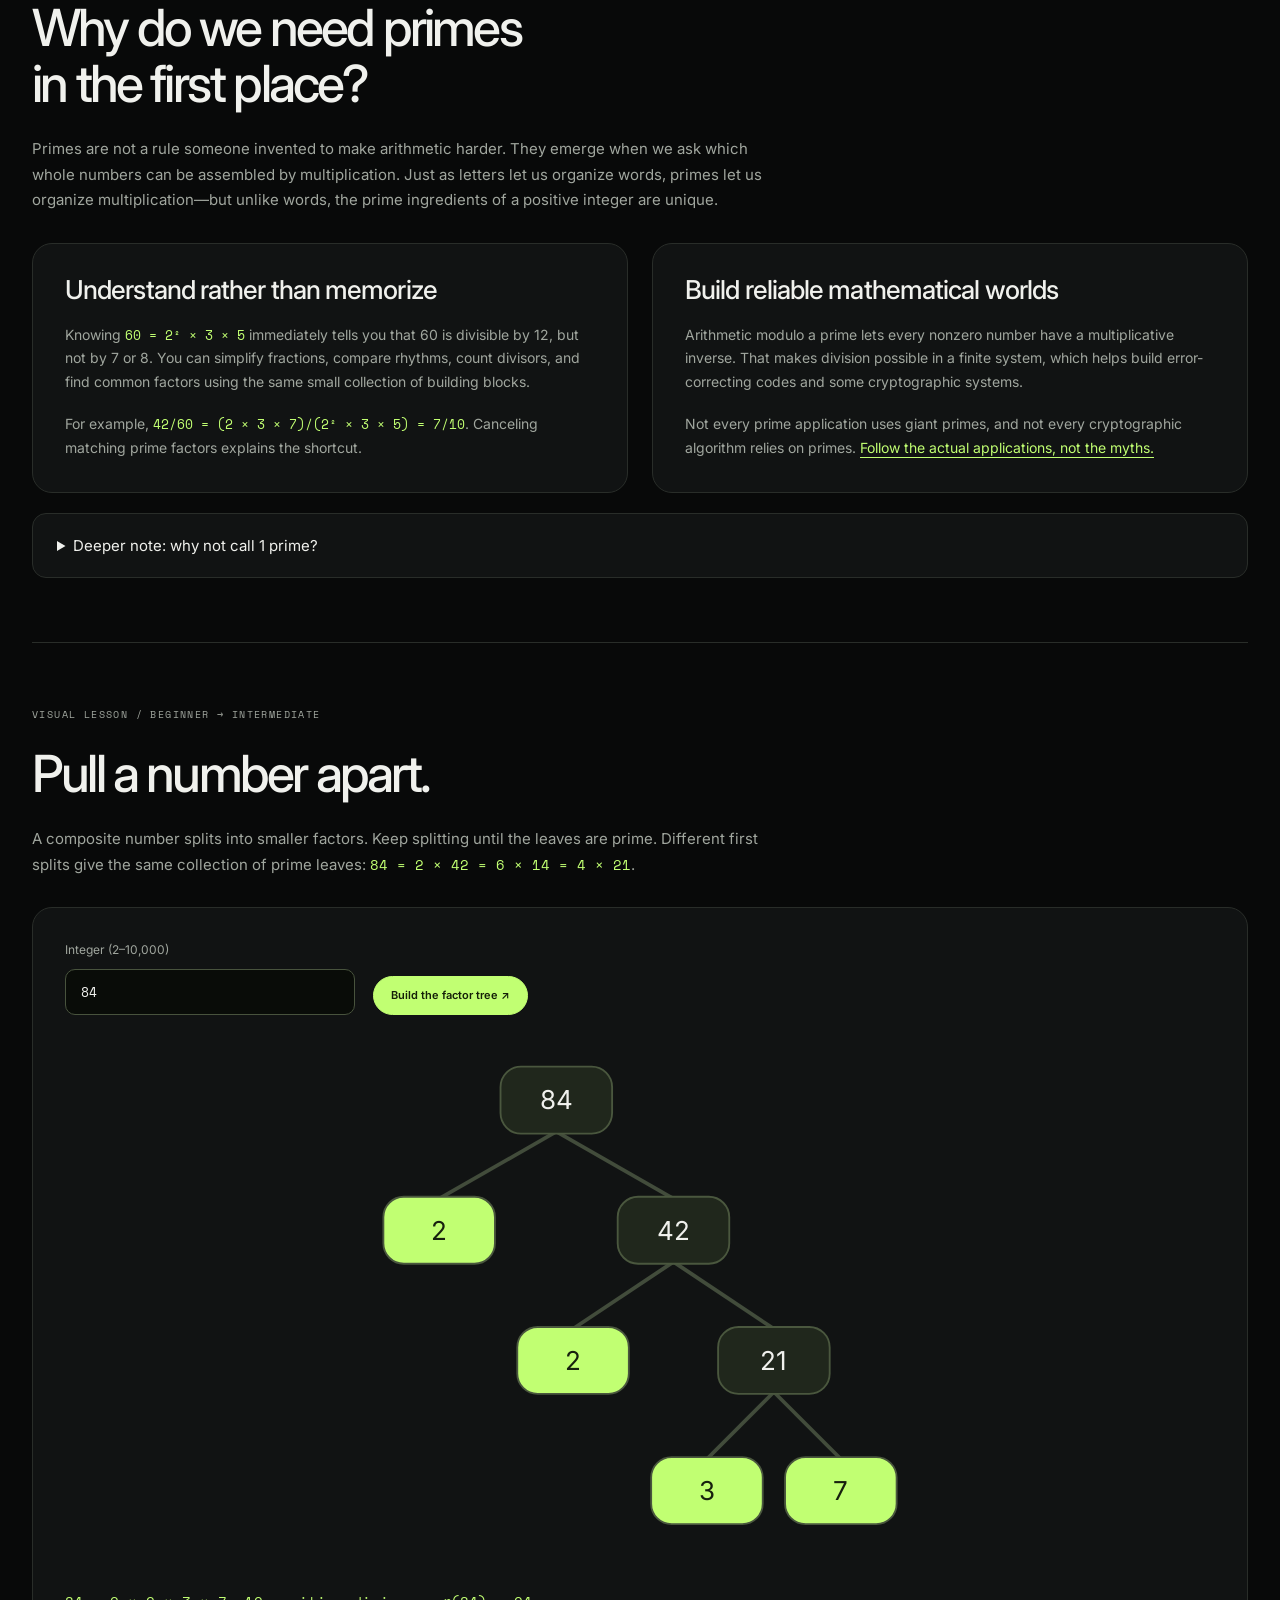
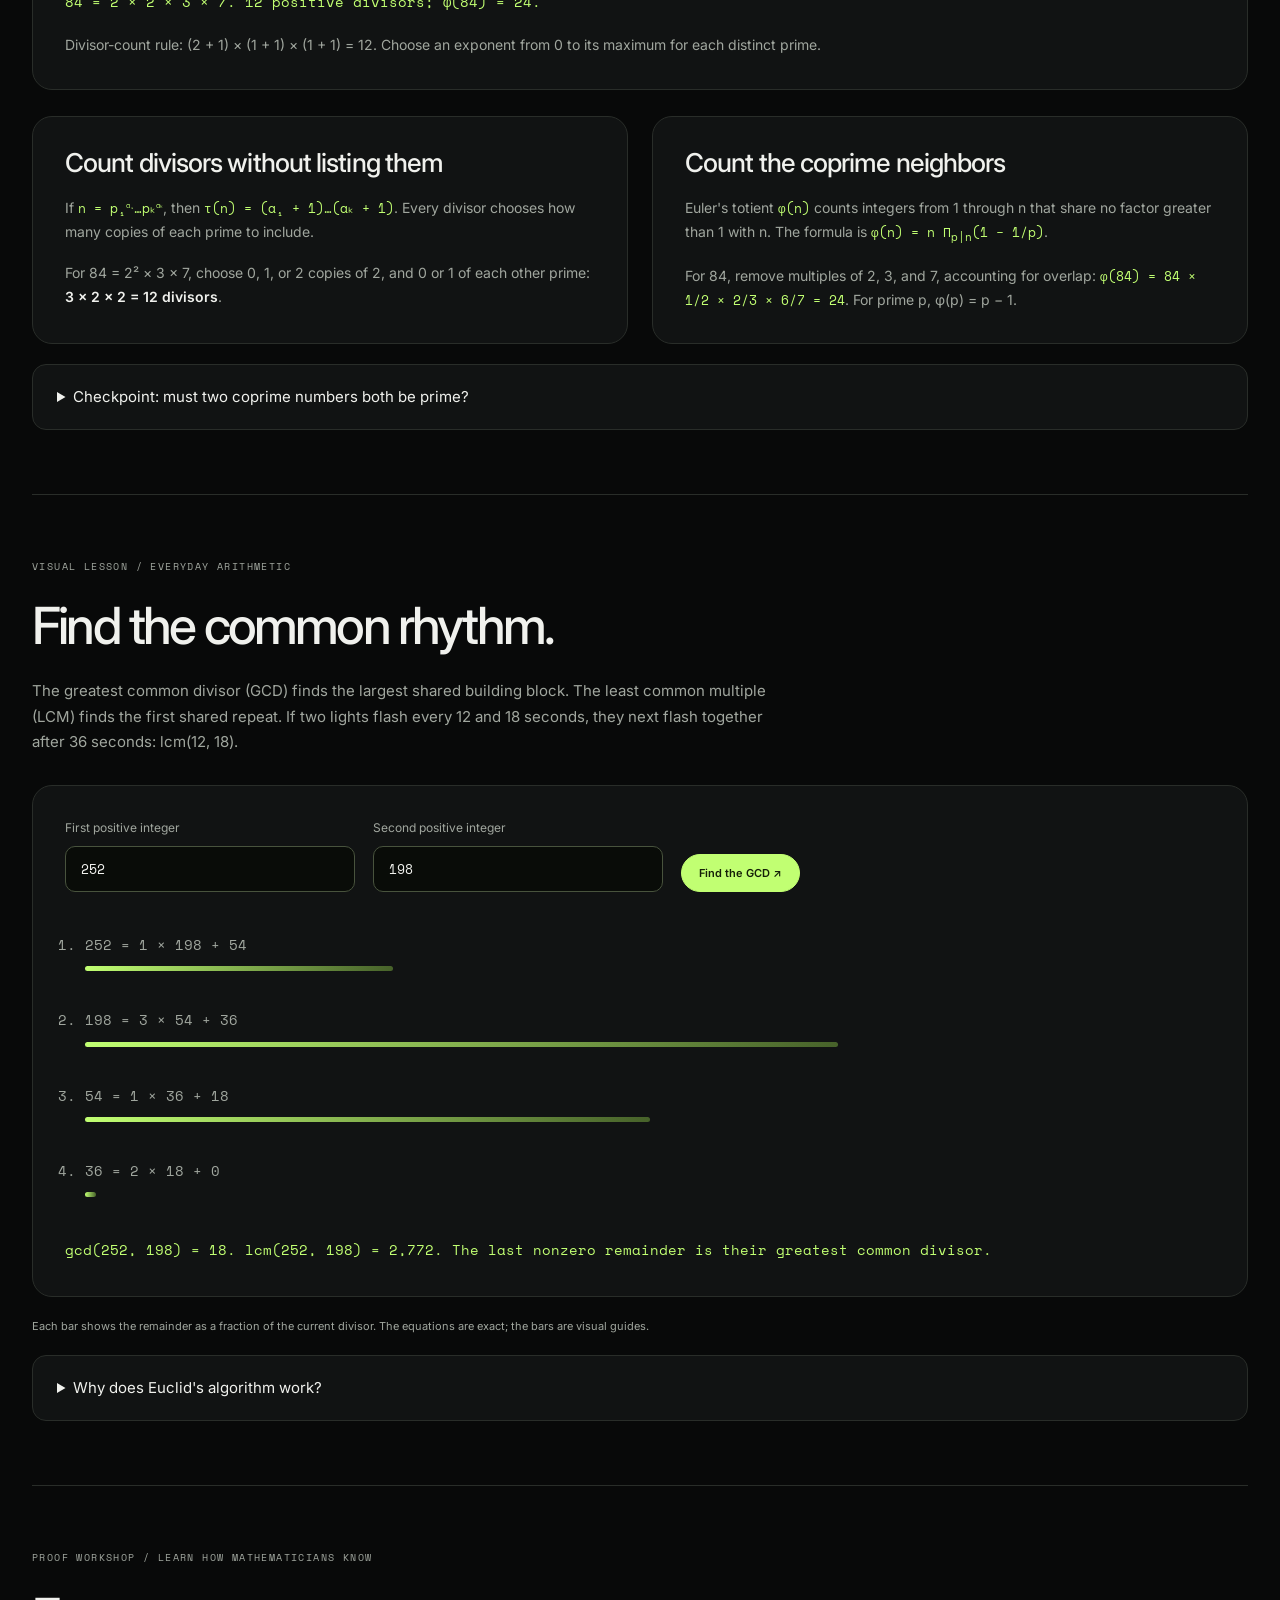
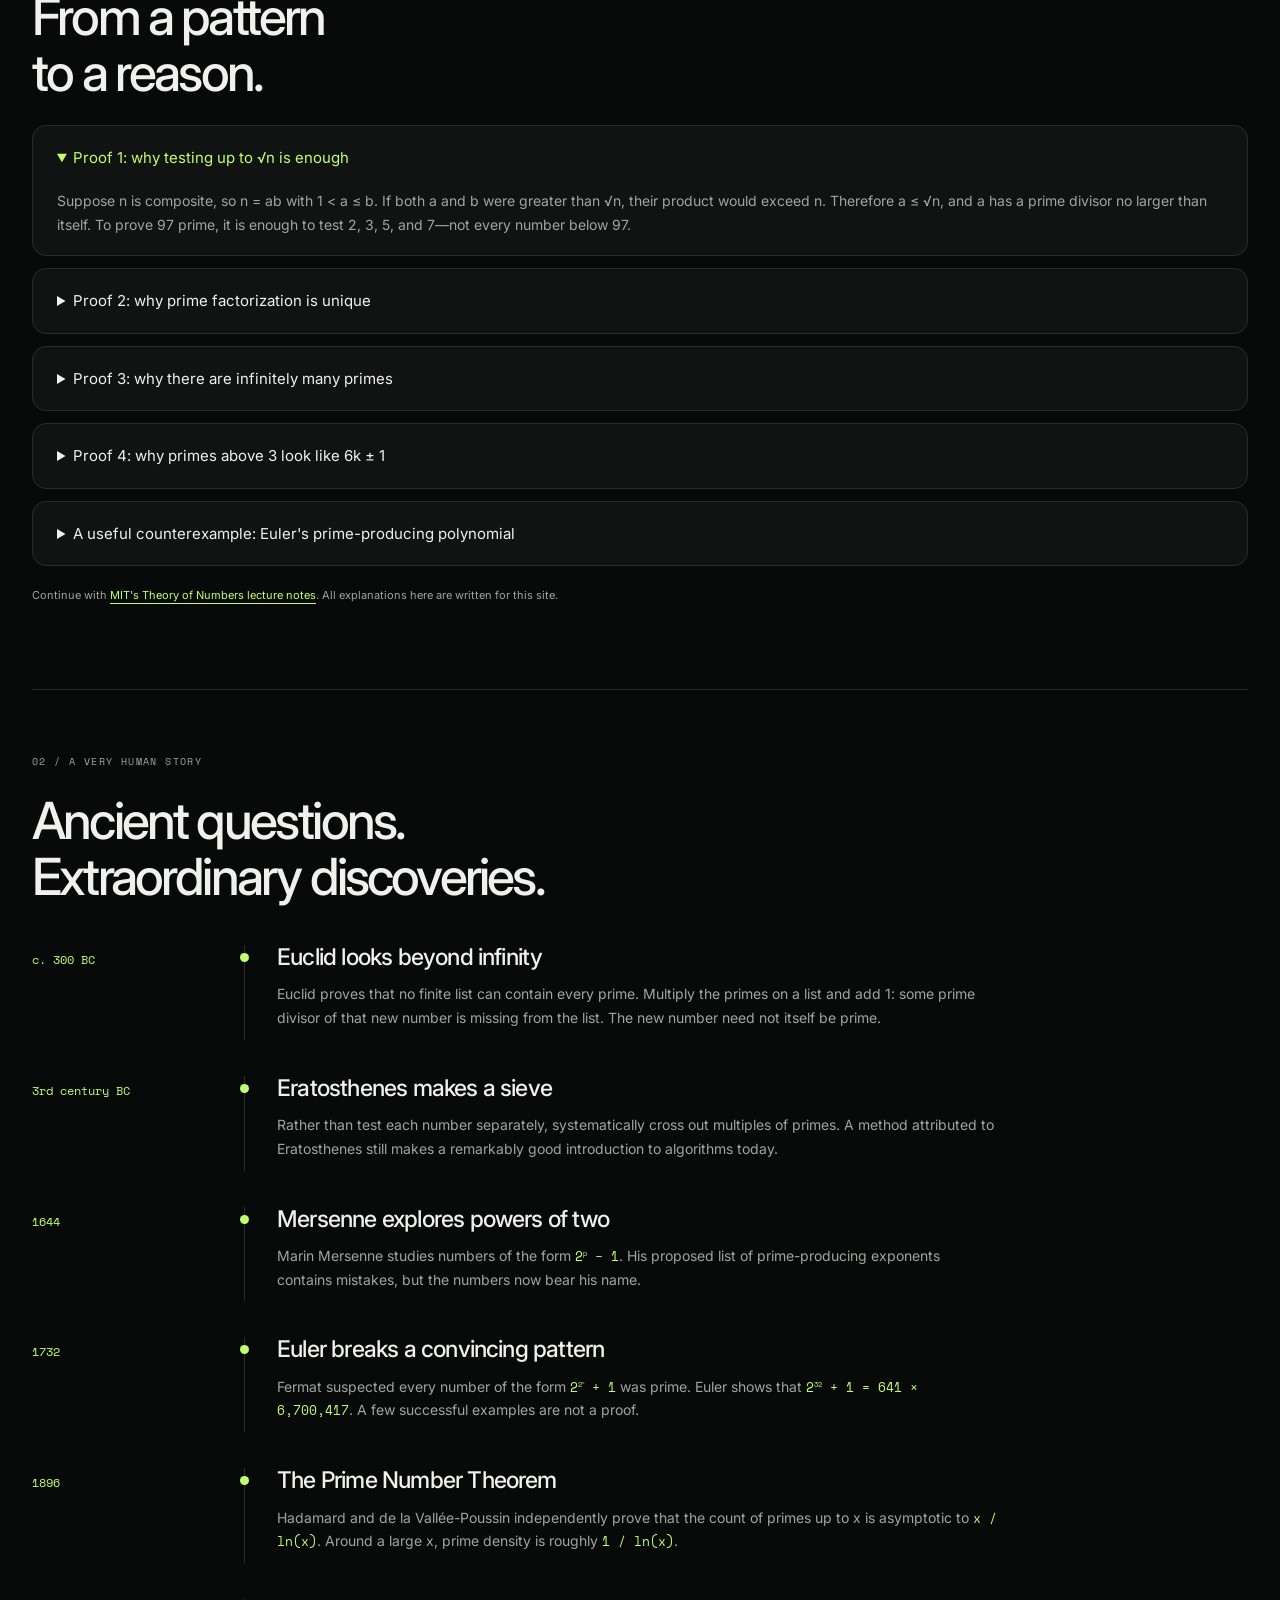
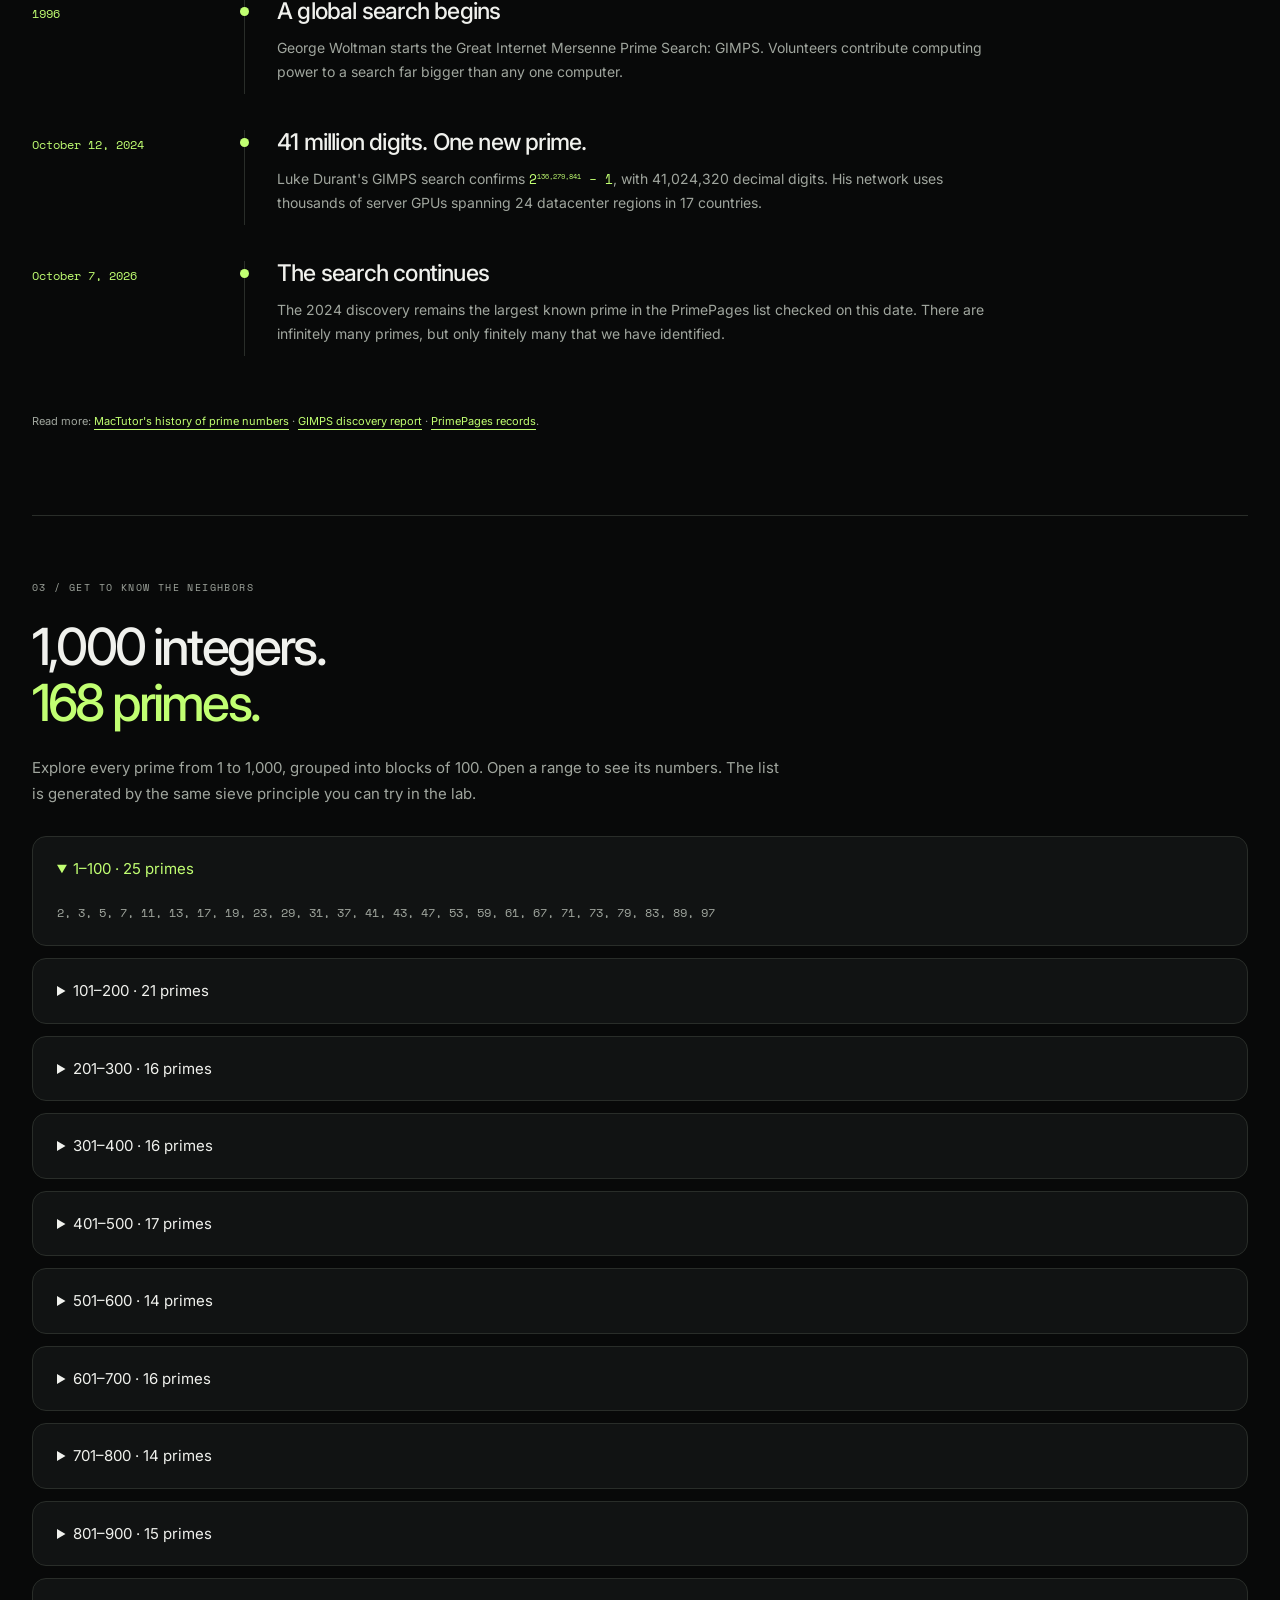
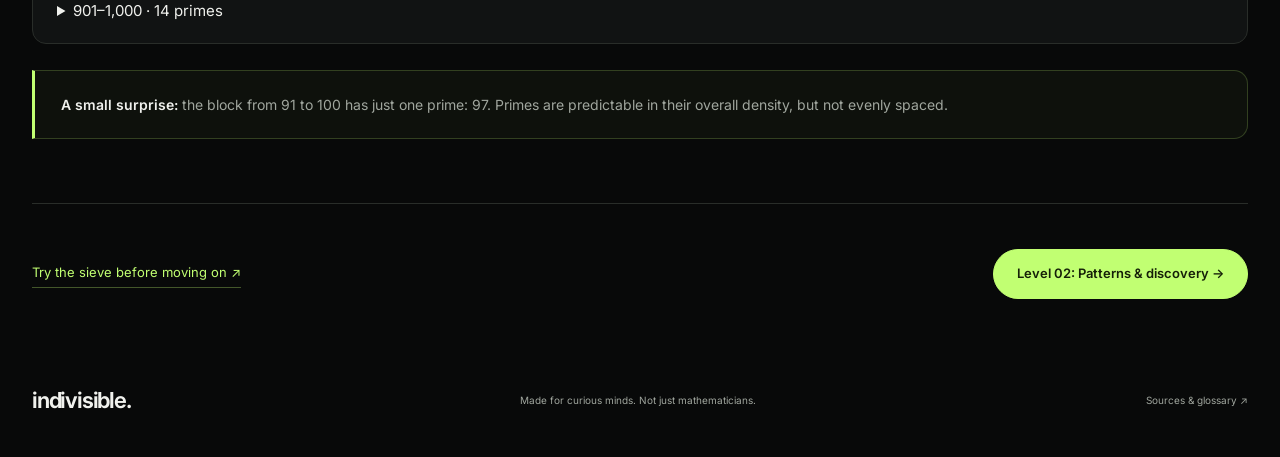
<file: docs/foundations.html>
<!DOCTYPE html>
<html lang="en">
<head>
    <meta charset="UTF-8"><meta name="viewport" content="width=device-width, initial-scale=1.0">
    <meta name="description" content="Level 1: understand primes, composites, and unique factorization. Explore prime history and all 168 primes up to 1,000.">
    <meta name="theme-color" content="#080909"><title>The Foundations — Indivisible</title>
    <link rel="icon" type="image/svg+xml" href="assets/images/prism.svg"><link rel="stylesheet" href="assets/css/styles.css"><script src="scripts/math.js" defer></script><script src="scripts/app.js" defer></script><script src="scripts/lessons-math.js" defer></script><script src="scripts/lessons.js" defer></script>
</head>
<body>
    <a class="skip-link" href="#main">Skip to content</a>
    <header class="site-header">
        <a class="brand" href="index.html" aria-label="Indivisible home"><span class="brand-mark" aria-hidden="true">ıı</span> indivisible<span class="brand-dot">.</span></a>
        <nav aria-label="Main navigation"><a href="index.html">Overview</a><a href="foundations.html" aria-current="page">Foundations</a><a href="explore.html">Explore</a><a href="advanced.html">Deep math</a><a href="applications.html">Applications</a><a href="visuals.html">Visual atlas</a><a href="research.html">Research</a><a href="resources.html">Resources</a></nav>
        <a class="button button-small" href="playground.html">Enter the lab ↗</a>
    </header>
    <main id="main" class="container">
        <section class="page-hero">
            <div class="breadcrumbs"><a href="index.html">Overview</a><span>/</span><span>Level 01</span></div>
            <span class="pill">LEVEL 01 · BEGINNER</span><h1>Every number has<br>a <span class="text-lime">beginning.</span></h1>
            <p>Start with one simple question: can this number be broken into smaller factors? That's your doorway into the world of primes.</p>
        </section>
        <nav class="chapter-nav" aria-label="On this page"><a href="#basics">The basics</a><a href="#why-primes">Why primes?</a><a href="#factorization">Factor trees</a><a href="#euclid">GCD &amp; LCM</a><a href="#proofs">Proof workshop</a><a href="#history">History</a><a href="#prime-directory">Prime directory</a></nav>
        <section id="basics" class="content-section">
            <p class="eyebrow">01 / The atoms of arithmetic</p><h2>Some numbers can't<br>be broken down.</h2>
            <p class="lead">A <strong>divisor</strong> is a positive integer that divides a number without leaving a remainder. Count those divisors, and you can tell what kind of number you're looking at.</p>
            <div class="reading-grid three">
                <article class="panel"><div class="big-number">07</div><h3>Prime</h3><p>A positive integer greater than 1 with exactly two positive divisors: <strong>1 and itself</strong>. The divisors of 7 are just 1 and 7.</p></article>
                <article class="panel"><div class="big-number">12</div><h3>Composite</h3><p>An integer greater than 1 with more than two positive divisors. The divisors of 12 are <strong>1, 2, 3, 4, 6, and 12</strong>.</p></article>
                <article class="panel"><div class="big-number">01</div><h3>The unit</h3><p>1 has exactly one positive divisor: itself. It is <strong>neither prime nor composite</strong>. Zero and negative integers are not primes in this setting either.</p></article>
            </div>
            <div class="callout"><strong>Why “atoms”?</strong> Every integer greater than 1 has a unique prime factorization, apart from the order of the factors. For example, <code>84 = 2 × 2 × 3 × 7</code>. This is the Fundamental Theorem of Arithmetic.</div>
        </section>
        <section id="why-primes" class="content-section">
            <p class="eyebrow">A reason to care / Beginner</p><h2>Why do we need primes<br>in the first place?</h2>
            <p class="lead">Primes are not a rule someone invented to make arithmetic harder. They emerge when we ask which whole numbers can be assembled by multiplication. Just as letters let us organize words, primes let us organize multiplication—but unlike words, the prime ingredients of a positive integer are unique.</p>
            <div class="reading-grid">
                <article class="panel"><h3>Understand rather than memorize</h3><p>Knowing <code>60 = 2² × 3 × 5</code> immediately tells you that 60 is divisible by 12, but not by 7 or 8. You can simplify fractions, compare rhythms, count divisors, and find common factors using the same small collection of building blocks.</p><p>For example, <code>42/60 = (2 × 3 × 7)/(2² × 3 × 5) = 7/10</code>. Canceling matching prime factors explains the shortcut.</p></article>
                <article class="panel"><h3>Build reliable mathematical worlds</h3><p>Arithmetic modulo a prime lets every nonzero number have a multiplicative inverse. That makes division possible in a finite system, which helps build error-correcting codes and some cryptographic systems.</p><p>Not every prime application uses giant primes, and not every cryptographic algorithm relies on primes. <a class="prose-link" href="applications.html">Follow the actual applications, not the myths.</a></p></article>
            </div>
            <details><summary>Deeper note: why not call 1 prime?</summary><p>If 1 were a prime, we could write 6 = 2 × 3 = 1 × 2 × 3 = 1 × 1 × 2 × 3, and so on. To state unique factorization cleanly, multiplication by a unit is separated from multiplication by a prime. The positive integers have one unit, 1; the ordinary integers have units 1 and −1.</p></details>
        </section>
        <section id="factorization" class="content-section">
            <p class="eyebrow">Visual lesson / Beginner → Intermediate</p><h2>Pull a number apart.</h2>
            <p class="lead">A composite number splits into smaller factors. Keep splitting until the leaves are prime. Different first splits give the same collection of prime leaves: <code>84 = 2 × 42 = 6 × 14 = 4 × 21</code>.</p>
            <div class="panel interactive-lesson">
                <form id="factorForm" class="lesson-controls" novalidate><label for="factorNumber">Integer (2–10,000)<input id="factorNumber" name="number" type="number" min="2" max="10000" step="1" value="84"></label><button class="button button-small" type="submit">Build the factor tree ↗</button></form>
                <p id="factorFormError" class="error-message" role="alert"></p>
                <div id="factorFormOutput"><svg id="factorSvg" class="lesson-svg factor-svg" role="img" aria-label="Interactive factor tree"></svg><p id="factorSummary" class="lesson-summary" role="status"></p><p id="factorCountRule" class="helper-text"></p></div>
            </div>
            <div class="reading-grid lesson-notes">
                <article class="panel"><h3>Count divisors without listing them</h3><p>If <code>n = p₁<sup>a₁</sup>…pₖ<sup>aₖ</sup></code>, then <code>τ(n) = (a₁ + 1)…(aₖ + 1)</code>. Every divisor chooses how many copies of each prime to include.</p><p>For 84 = 2² × 3 × 7, choose 0, 1, or 2 copies of 2, and 0 or 1 of each other prime: <strong>3 × 2 × 2 = 12 divisors</strong>.</p></article>
                <article class="panel"><h3>Count the coprime neighbors</h3><p>Euler's totient <code>φ(n)</code> counts integers from 1 through n that share no factor greater than 1 with n. The formula is <code>φ(n) = n ∏<sub>p|n</sub>(1 − 1/p)</code>.</p><p>For 84, remove multiples of 2, 3, and 7, accounting for overlap: <code>φ(84) = 84 × 1/2 × 2/3 × 6/7 = 24</code>. For prime p, φ(p) = p − 1.</p></article>
            </div>
            <details><summary>Checkpoint: must two coprime numbers both be prime?</summary><p>No. The composites 8 and 9 share no prime factor, so gcd(8, 9) = 1. “Prime” describes one number; “coprime” describes a relationship between numbers.</p></details>
        </section>
        <section id="euclid" class="content-section">
            <p class="eyebrow">Visual lesson / Everyday arithmetic</p><h2>Find the common rhythm.</h2>
            <p class="lead">The greatest common divisor (GCD) finds the largest shared building block. The least common multiple (LCM) finds the first shared repeat. If two lights flash every 12 and 18 seconds, they next flash together after 36 seconds: lcm(12, 18).</p>
            <div class="panel interactive-lesson">
                <form id="euclidForm" class="lesson-controls" novalidate><label for="euclidA">First positive integer<input id="euclidA" name="first" type="number" min="1" max="10000" value="252"></label><label for="euclidB">Second positive integer<input id="euclidB" name="second" type="number" min="1" max="10000" value="198"></label><button class="button button-small" type="submit">Find the GCD ↗</button></form><p id="euclidFormError" class="error-message" role="alert"></p>
                <div id="euclidFormOutput"><ol id="euclidSteps" class="euclid-steps"></ol><p id="euclidSummary" class="lesson-summary" role="status"></p></div>
            </div>
            <p class="source-note">Each bar shows the remainder as a fraction of the current divisor. The equations are exact; the bars are visual guides.</p>
            <details><summary>Why does Euclid's algorithm work?</summary><p>If a = qb + r, every common divisor of a and b divides r = a − qb. Conversely, a divisor of b and r divides a = qb + r. So gcd(a, b) = gcd(b, r). The remainders shrink until one is zero. The last nonzero value is the GCD, and <code>lcm(a, b) = ab/gcd(a, b)</code> for positive a and b.</p></details>
        </section>
        <section id="proofs" class="content-section">
            <p class="eyebrow">Proof workshop / Learn how mathematicians know</p><h2>From a pattern<br>to a reason.</h2>
            <div class="details-list">
                <details open><summary>Proof 1: why testing up to √n is enough</summary><p>Suppose n is composite, so n = ab with 1 &lt; a ≤ b. If both a and b were greater than √n, their product would exceed n. Therefore a ≤ √n, and a has a prime divisor no larger than itself. To prove 97 prime, it is enough to test 2, 3, 5, and 7—not every number below 97.</p></details>
                <details><summary>Proof 2: why prime factorization is unique</summary><p>The key is Euclid's lemma: if a prime p divides ab, it divides a or b. If p does not divide a, then gcd(p, a) = 1, so integers x and y exist with xp + ya = 1. Multiply by b to see that p divides b. Apply the lemma to two proposed prime factorizations, match one prime at a time, and cancel. Eventually all prime factors match, including their multiplicities.</p></details>
                <details><summary>Proof 3: why there are infinitely many primes</summary><p>Suppose p₁, …, pₖ were all the primes. Let N = p₁…pₖ + 1. None of those primes divides N because each leaves remainder 1. But N &gt; 1 has a prime divisor, contradicting the list. N itself does not have to be prime: <code>2 × 3 × 5 × 7 × 11 × 13 + 1 = 30,031 = 59 × 509</code>.</p></details>
                <details><summary>Proof 4: why primes above 3 look like 6k ± 1</summary><p>Every integer has remainder 0, 1, 2, 3, 4, or 5 modulo 6. Remainders 0, 2, and 4 give even numbers; remainder 3 gives a multiple of 3. A prime above 3 must therefore have remainder 1 or 5. The converse is false: 25 and 35 have those remainders but are composite.</p></details>
                <details><summary>A useful counterexample: Euler's prime-producing polynomial</summary><p><code>n² + n + 41</code> is prime for n = 0 through 39. At n = 40 it equals <code>41² = 1,681</code>. Forty successful tests do not establish an infinite pattern. More generally, a nonconstant integer polynomial cannot take only positive prime values for all positive integers.</p></details>
            </div>
            <p class="source-note">Continue with <a href="https://ocw.mit.edu/courses/18-781-theory-of-numbers-spring-2012/pages/lecture-notes/">MIT's Theory of Numbers lecture notes</a>. All explanations here are written for this site.</p>
        </section>
        <section id="history" class="content-section">
            <p class="eyebrow">02 / A very human story</p><h2>Ancient questions.<br>Extraordinary discoveries.</h2>
            <div class="timeline">
                <article class="timeline-item"><time>c. 300 BC</time><div><h3>Euclid looks beyond infinity</h3><p>Euclid proves that no finite list can contain every prime. Multiply the primes on a list and add 1: some prime divisor of that new number is missing from the list. The new number need not itself be prime.</p></div></article>
                <article class="timeline-item"><time>3rd century BC</time><div><h3>Eratosthenes makes a sieve</h3><p>Rather than test each number separately, systematically cross out multiples of primes. A method attributed to Eratosthenes still makes a remarkably good introduction to algorithms today.</p></div></article>
                <article class="timeline-item"><time datetime="1644">1644</time><div><h3>Mersenne explores powers of two</h3><p>Marin Mersenne studies numbers of the form <code>2<sup>p</sup> − 1</code>. His proposed list of prime-producing exponents contains mistakes, but the numbers now bear his name.</p></div></article>
                <article class="timeline-item"><time datetime="1732">1732</time><div><h3>Euler breaks a convincing pattern</h3><p>Fermat suspected every number of the form <code>2<sup>2<sup>n</sup></sup> + 1</code> was prime. Euler shows that <code>2<sup>32</sup> + 1 = 641 × 6,700,417</code>. A few successful examples are not a proof.</p></div></article>
                <article class="timeline-item"><time datetime="1896">1896</time><div><h3>The Prime Number Theorem</h3><p>Hadamard and de la Vallée-Poussin independently prove that the count of primes up to x is asymptotic to <code>x / ln(x)</code>. Around a large x, prime density is roughly <code>1 / ln(x)</code>.</p></div></article>
                <article class="timeline-item"><time datetime="1996">1996</time><div><h3>A global search begins</h3><p>George Woltman starts the Great Internet Mersenne Prime Search: GIMPS. Volunteers contribute computing power to a search far bigger than any one computer.</p></div></article>
                <article class="timeline-item"><time datetime="2024-10-12">October 12, 2024</time><div><h3>41 million digits. One new prime.</h3><p>Luke Durant's GIMPS search confirms <code>2<sup>136,279,841</sup> − 1</code>, with 41,024,320 decimal digits. His network uses thousands of server GPUs spanning 24 datacenter regions in 17 countries.</p></div></article>
                <article class="timeline-item"><time datetime="2026-10-07">October 7, 2026</time><div><h3>The search continues</h3><p>The 2024 discovery remains the largest known prime in the PrimePages list checked on this date. There are infinitely many primes, but only finitely many that we have identified.</p></div></article>
            </div>
            <p class="source-note">Read more: <a href="https://mathshistory.st-andrews.ac.uk/HistTopics/Prime_numbers/">MacTutor's history of prime numbers</a> · <a href="https://www.mersenne.org/primes/press/M136279841.html">GIMPS discovery report</a> · <a href="https://t5k.org/primes/lists/all.txt">PrimePages records</a>.</p>
        </section>
        <section id="prime-directory" class="content-section">
            <p class="eyebrow">03 / Get to know the neighbors</p><h2>1,000 integers.<br><span class="text-lime">168 primes.</span></h2>
            <p class="lead">Explore every prime from 1 to 1,000, grouped into blocks of 100. Open a range to see its numbers. The list is generated by the same sieve principle you can try in the lab.</p>
            <div id="primeDirectory" class="details-list"></div>
            <noscript><p class="callout">Enable JavaScript to generate the prime directory, or visit <a class="prose-link" href="https://t5k.org/lists/small/1000.txt">PrimePages' list of the first 1,000 primes</a> (a longer list, extending beyond 1,000).</p></noscript>
            <div class="callout"><strong>A small surprise:</strong> the block from 91 to 100 has just one prime: 97. Primes are predictable in their overall density, but not evenly spaced.</div>
        </section>
        <noscript><p class="callout">Enable JavaScript for the factor tree, GCD steps, and generated prime directory. The explanations and worked examples remain readable without it.</p></noscript>
        <div class="next-chapter"><a class="text-link" href="playground.html">Try the sieve before moving on ↗</a><a class="button" href="explore.html">Level 02: Patterns &amp; discovery →</a></div>
    </main>
    <footer class="site-footer container"><a class="brand" href="index.html">indivisible.</a><p>Made for curious minds. Not just mathematicians.</p><a href="resources.html">Sources &amp; glossary ↗</a></footer>
</body>
</html>
</file>
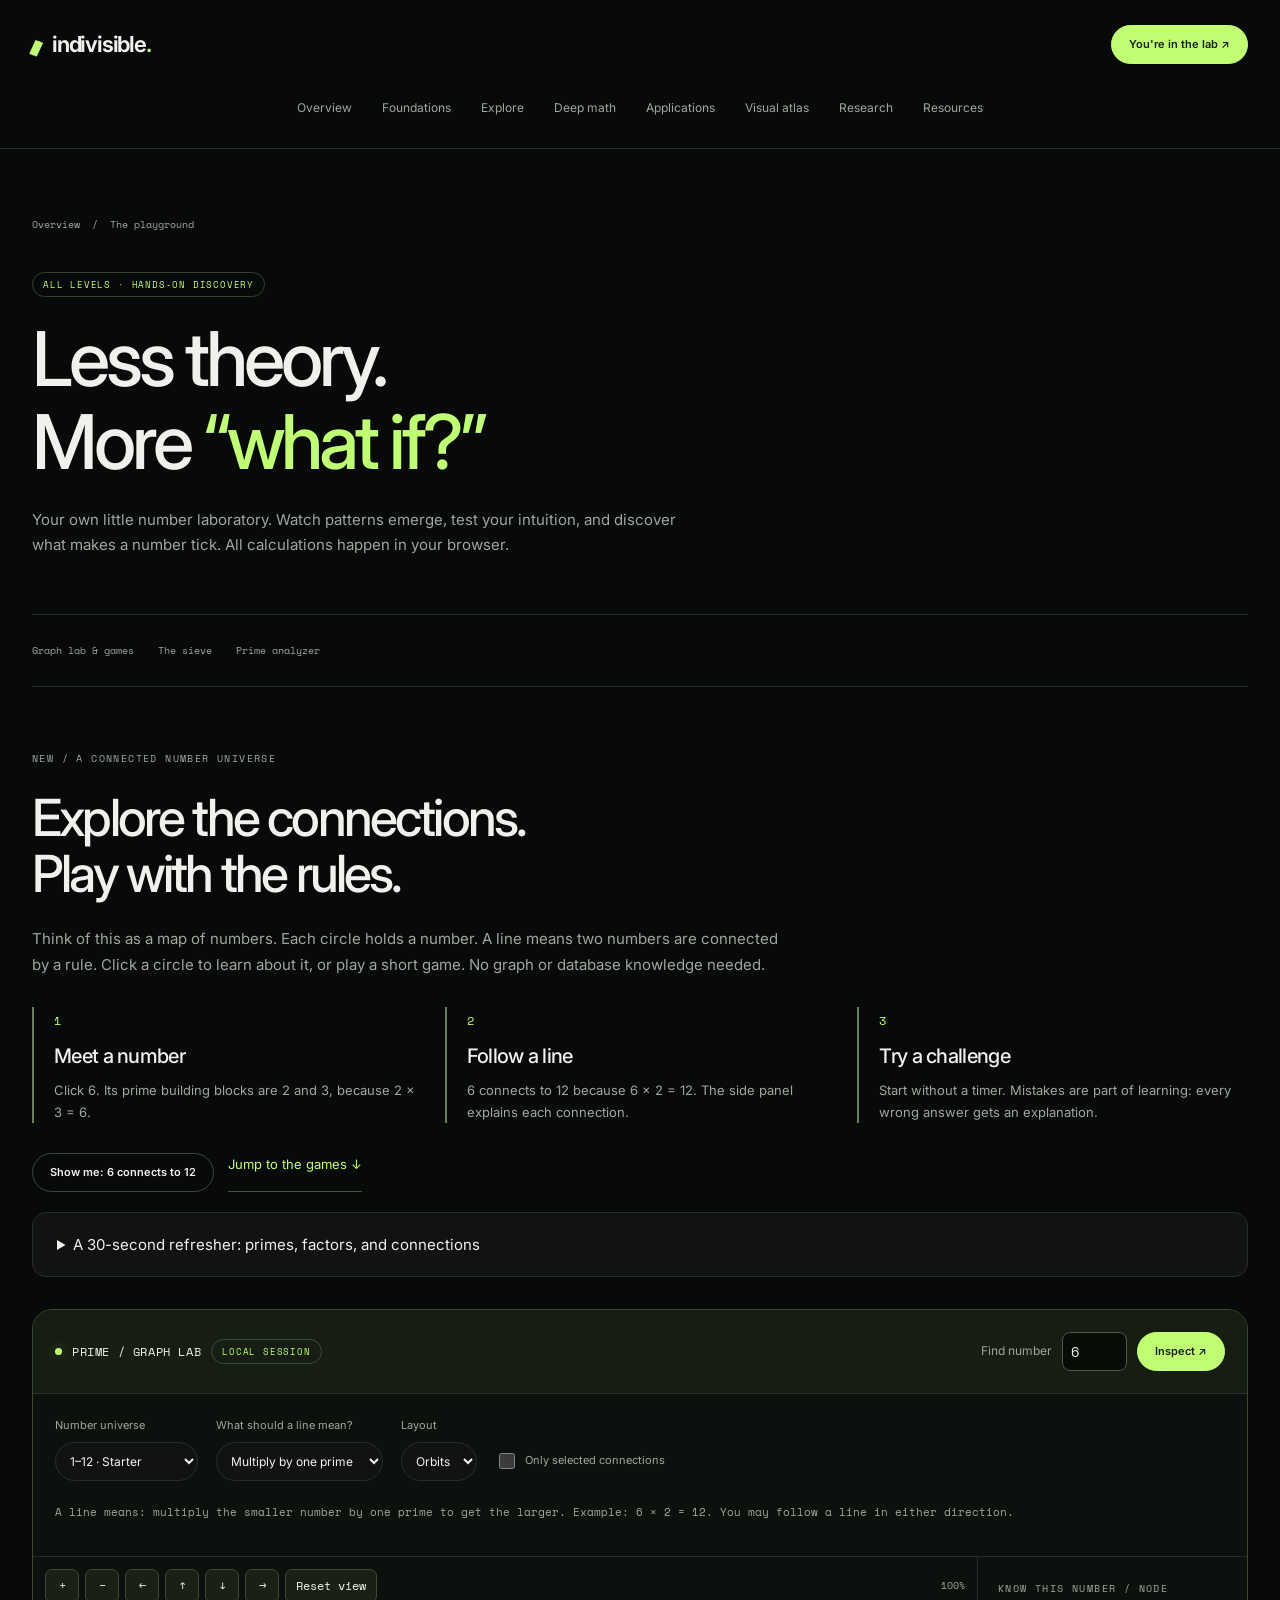
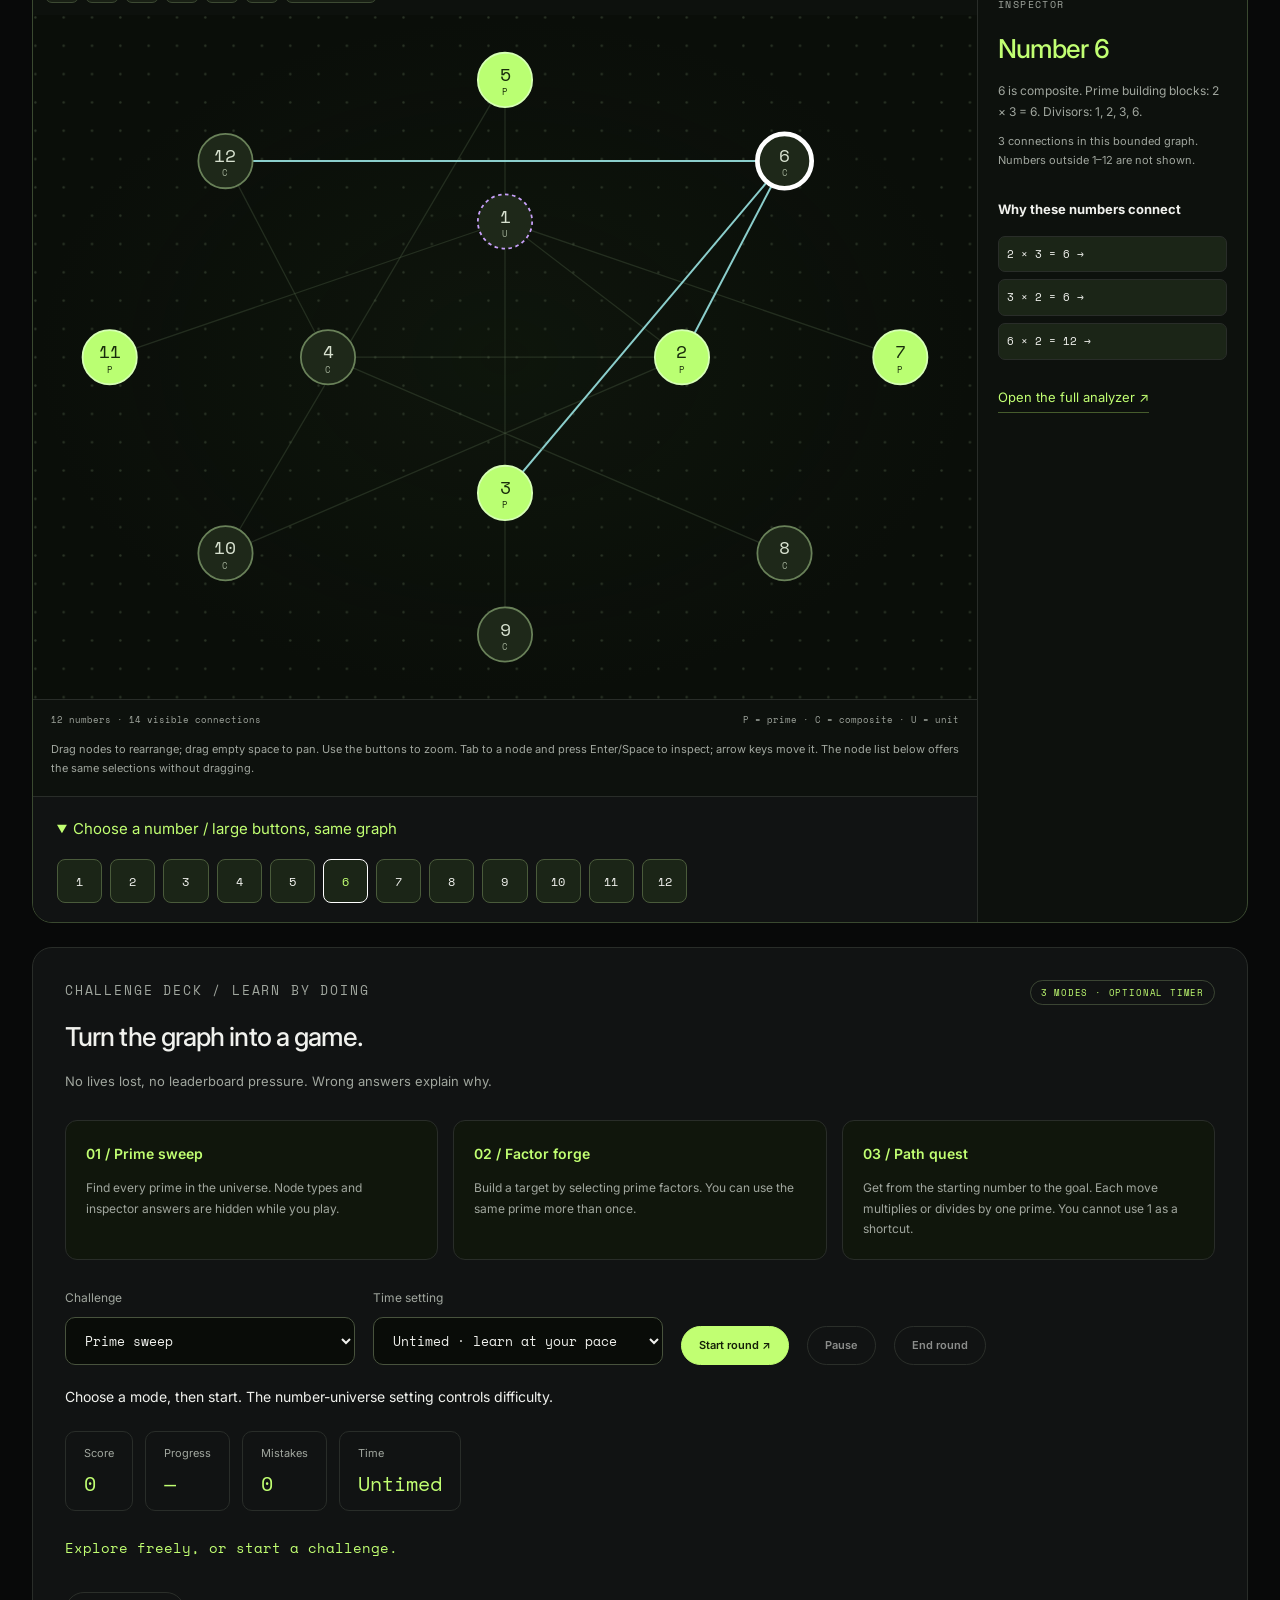
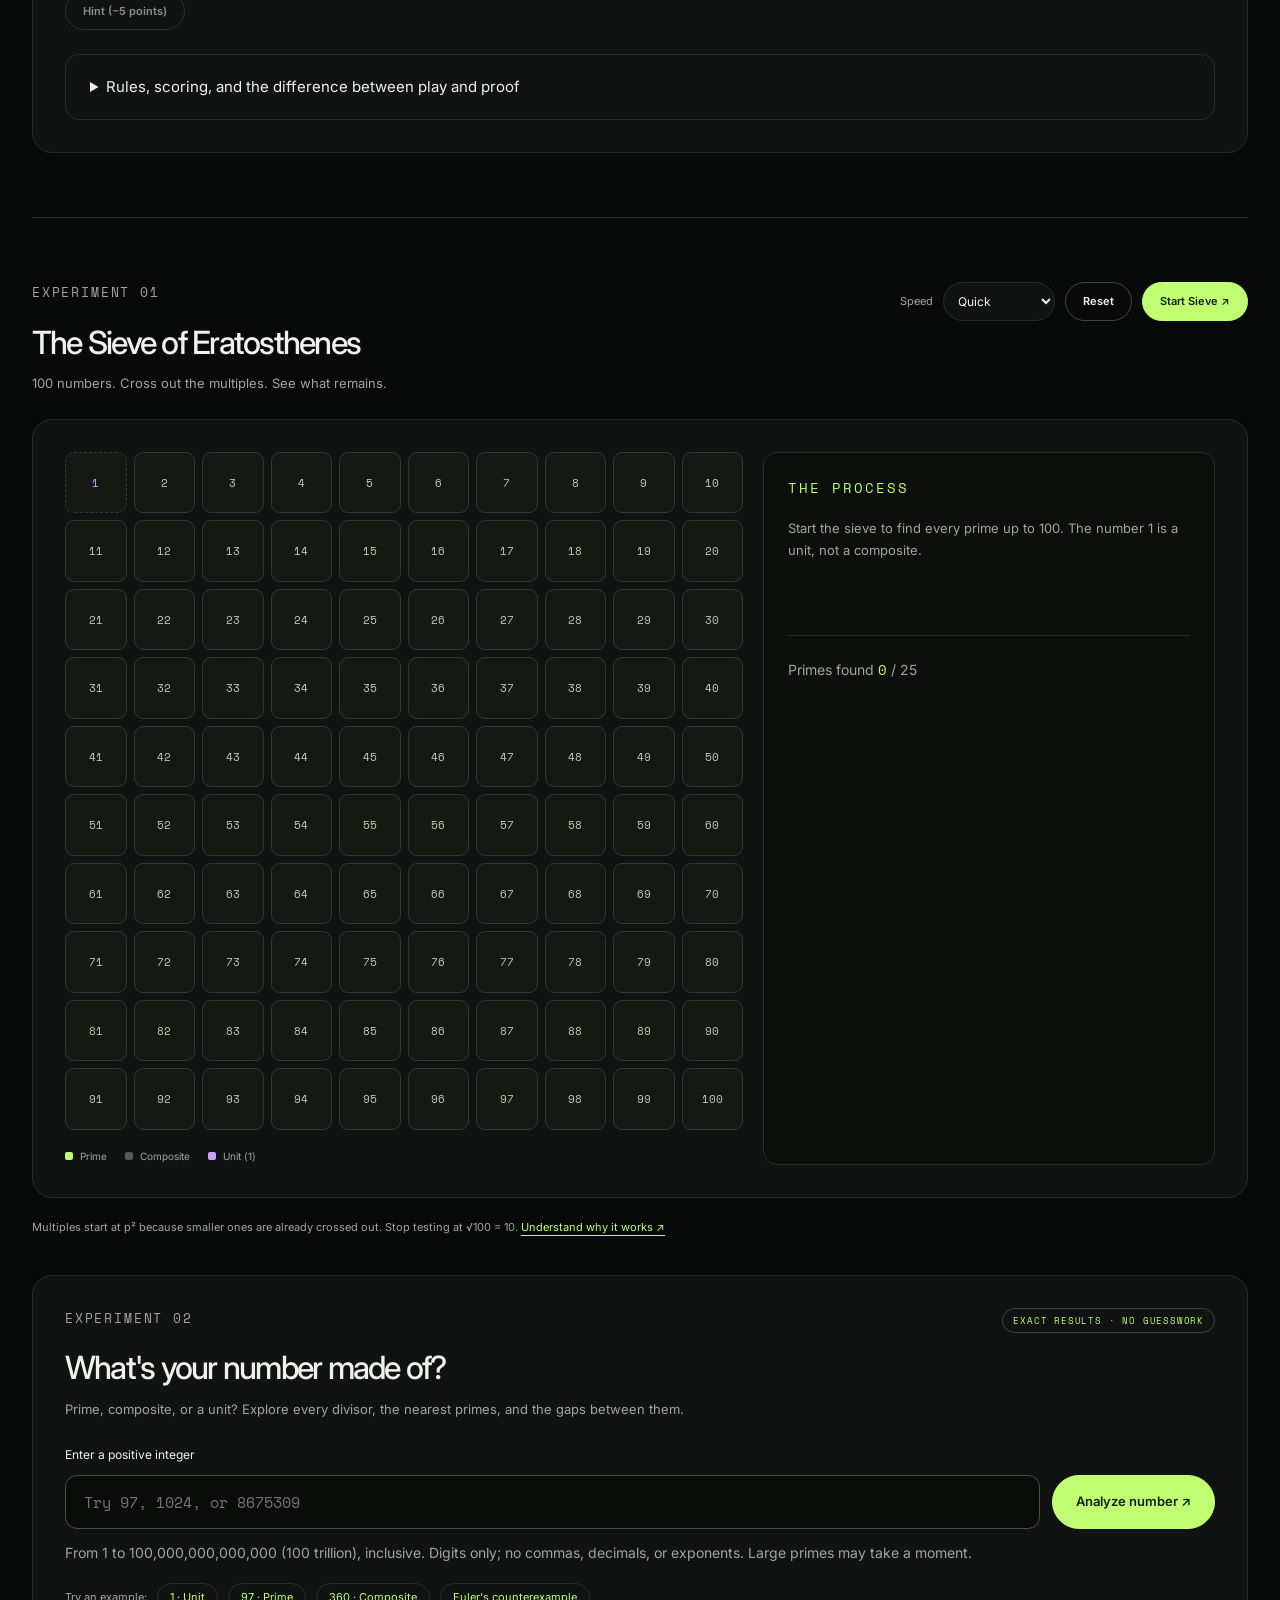
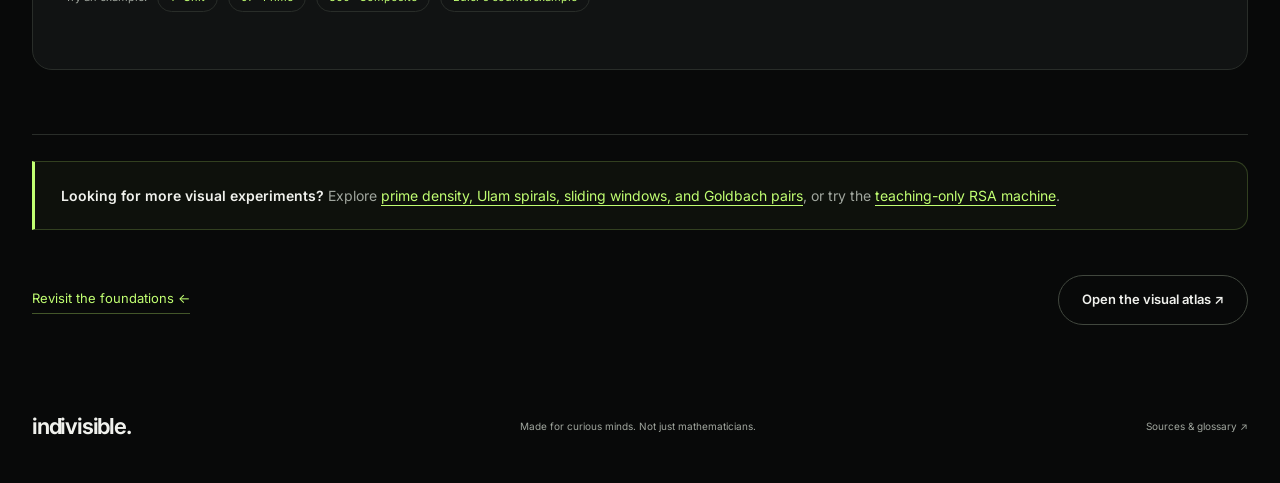
<file: docs/playground.html>
<!DOCTYPE html>
<html lang="en">
<head>
    <meta charset="UTF-8"><meta name="viewport" content="width=device-width, initial-scale=1.0">
    <meta name="description" content="Learn primes through an interactive number graph, prime-hunting and factor games, an animated sieve, and an exact analyzer with every divisor and neighboring primes.">
    <meta name="theme-color" content="#080909"><title>The Playground — Indivisible</title>
    <link rel="icon" type="image/svg+xml" href="assets/images/prism.svg"><link rel="stylesheet" href="assets/css/styles.css"><script src="scripts/math.js" defer></script><script src="scripts/app.js" defer></script>
    <link rel="stylesheet" href="assets/css/graph-lab.css"><script src="scripts/graph-math.js" defer></script><script src="scripts/graph-lab.js" defer></script>
</head>
<body>
    <a class="skip-link" href="#main">Skip to content</a>
    <header class="site-header">
        <a class="brand" href="index.html" aria-label="Indivisible home"><span class="brand-mark" aria-hidden="true">ıı</span> indivisible<span class="brand-dot">.</span></a>
        <nav aria-label="Main navigation"><a href="index.html">Overview</a><a href="foundations.html">Foundations</a><a href="explore.html">Explore</a><a href="advanced.html">Deep math</a><a href="applications.html">Applications</a><a href="visuals.html">Visual atlas</a><a href="research.html">Research</a><a href="resources.html">Resources</a></nav>
        <a class="button button-small" href="playground.html" aria-current="page">You're in the lab ↗</a>
    </header>
    <main id="main" class="container">
        <section class="page-hero">
            <div class="breadcrumbs"><a href="index.html">Overview</a><span>/</span><span>The playground</span></div>
            <span class="pill">ALL LEVELS · HANDS-ON DISCOVERY</span><h1>Less theory.<br>More <span class="text-lime">“what if?”</span></h1><p>Your own little number laboratory. Watch patterns emerge, test your intuition, and discover what makes a number tick. All calculations happen in your browser.</p>
        </section>
        <nav class="chapter-nav" aria-label="On this page"><a href="#graph-lab">Graph lab &amp; games</a><a href="#interactive">The sieve</a><a href="#analyzer">Prime analyzer</a></nav>
        <noscript><p class="callout">These interactive tools require JavaScript. You can still read the <a class="prose-link" href="explore.html#algorithms">step-by-step sieve explanation</a>.</p></noscript>
        <section id="graph-lab" class="content-section" aria-labelledby="graphHeading">
            <p class="eyebrow">New / A connected number universe</p><h2 id="graphHeading">Explore the connections.<br>Play with the rules.</h2>
            <p class="lead">Think of this as a map of numbers. Each circle holds a number. A line means two numbers are connected by a rule. Click a circle to learn about it, or play a short game. No graph or database knowledge needed.</p>
            <div class="graph-first-steps">
                <div><span>1</span><h3>Meet a number</h3><p>Click 6. Its prime building blocks are 2 and 3, because 2 × 3 = 6.</p></div>
                <div><span>2</span><h3>Follow a line</h3><p>6 connects to 12 because 6 × 2 = 12. The side panel explains each connection.</p></div>
                <div><span>3</span><h3>Try a challenge</h3><p>Start without a timer. Mistakes are part of learning: every wrong answer gets an explanation.</p></div>
            </div>
            <div class="button-row"><button id="graphExample" type="button" class="button button-ghost button-small">Show me: 6 connects to 12</button><a class="text-link" href="#graphGameMode">Jump to the games ↓</a></div>
            <details><summary>A 30-second refresher: primes, factors, and connections</summary><p>A <strong>factor</strong> divides a number without a remainder: 3 is a factor of 12 because 12 ÷ 3 = 4. A <strong>prime</strong> is a whole number greater than 1 whose only positive factors are 1 and itself, such as 2, 3, 5, and 7. A <strong>composite</strong> can be made by multiplying smaller numbers greater than 1: 12 = 2 × 2 × 3. The number 1 is neither.</p><p>On this map, a “node” just means a circle, and an “edge” just means a line. In the default view, a line connects numbers one prime multiplication apart. For example, 3 connects to 6 (multiply by 2), and 6 connects to 12 (multiply by 2 again).</p></details>
            <div class="graph-workbench">
                <div class="graph-toolbar">
                    <div class="graph-brand"><span class="status-dot"></span> PRIME / GRAPH LAB <span class="pill">LOCAL SESSION</span></div>
                    <form id="graphQuery" class="graph-query" novalidate><label for="graphNodeInput">Find number</label><input id="graphNodeInput" inputmode="numeric" type="text" value="6" aria-describedby="graphError" autocomplete="off"><button id="graphQueryAction" class="button button-small" type="submit">Inspect ↗</button></form>
                </div>
                <p id="graphError" class="error-message" role="alert"></p>
                <div class="graph-settings">
                    <label for="graphLimit">Number universe<select id="graphLimit"><option value="12" selected>1–12 · Starter</option><option value="24">1–24 · Explorer</option><option value="36">1–36 · Investigator</option><option value="48">1–48 · Expert</option></select></label>
                    <label for="graphRelation">What should a line mean?<select id="graphRelation"><option value="factor">Multiply by one prime</option><option value="shared">Share a building block</option><option value="gap">Neighboring primes</option></select></label>
                    <label for="graphLayout">Layout<select id="graphLayout"><option value="orbit">Orbits</option><option value="grid">Grid</option></select></label>
                    <label for="graphNeighborhood" class="graph-check"><input id="graphNeighborhood" type="checkbox"> Only selected connections</label>
                </div>
                <p id="graphRelationNote" class="graph-description"></p>
                <div class="graph-layout">
                    <div class="graph-canvas-panel">
                        <div id="graphGameHud" class="graph-game-hud" hidden><strong id="graphHudObjective"></strong><p id="graphHudFeedback"></p><div><span id="graphHudScore"></span><span id="graphHudTime"></span><a href="#graphGameMode">Game controls ↓</a></div></div>
                        <div class="graph-view-controls" role="group" aria-label="Graph viewport controls">
                            <button type="button" id="graphZoomIn" aria-label="Zoom in">+</button><button type="button" id="graphZoomOut" aria-label="Zoom out">−</button>
                            <button type="button" id="graphLeft" aria-label="Pan left">←</button><button type="button" id="graphUp" aria-label="Pan up">↑</button><button type="button" id="graphDown" aria-label="Pan down">↓</button><button type="button" id="graphRight" aria-label="Pan right">→</button>
                            <button type="button" id="graphResetView">Reset view</button><span id="graphZoomLabel">100%</span>
                        </div>
                        <svg id="graphCanvas" viewBox="0 0 800 580" role="group" aria-label="Interactive number relationship graph" aria-describedby="graphHelp">
                            <defs><pattern id="graphDots" width="24" height="24" patternUnits="userSpaceOnUse"><circle cx="2" cy="2" r="1" fill="#2b3526"></circle></pattern></defs>
                            <rect width="800" height="580" fill="url(#graphDots)"></rect>
                            <g id="graphScene"><g id="graphEdges" aria-hidden="true"></g><g id="graphNodes"></g></g>
                        </svg>
                        <div class="graph-canvas-footer"><span id="graphStats"></span><span id="graphLegend">P = prime · C = composite · U = unit</span></div>
                        <p id="graphHelp" class="helper-text">Drag nodes to rearrange; drag empty space to pan. Use the buttons to zoom. Tab to a node and press Enter/Space to inspect; arrow keys move it. The node list below offers the same selections without dragging.</p>
                        <details class="graph-node-details" open><summary>Choose a number / large buttons, same graph</summary><div id="graphNodeList" class="graph-node-list" role="group" aria-label="Select any node in the graph"></div></details>
                    </div>
                    <aside class="graph-inspector" aria-labelledby="graphInspectorHeading">
                        <p class="eyebrow">Know this number / Node inspector</p><h3 id="graphInspectorHeading">Select a number</h3>
                        <p id="graphNodeDetails"></p><p id="graphSelectionStatus" class="helper-text" role="status"></p>
                        <h4>Why these numbers connect</h4><div id="graphConnections" class="graph-connections"></div>
                        <a class="text-link" href="#analyzer">Open the full analyzer ↗</a>
                    </aside>
                </div>
            </div>
            <div class="graph-arcade panel">
                <div class="lab-toolbar"><div><p class="eyebrow">Challenge deck / Learn by doing</p><h3>Turn the graph into a game.</h3><p>No lives lost, no leaderboard pressure. Wrong answers explain why.</p></div><span class="pill">3 MODES · OPTIONAL TIMER</span></div>
                <div class="graph-game-cards">
                    <div><strong>01 / Prime sweep</strong><p>Find every prime in the universe. Node types and inspector answers are hidden while you play.</p></div>
                    <div><strong>02 / Factor forge</strong><p>Build a target by selecting prime factors. You can use the same prime more than once.</p></div>
                    <div><strong>03 / Path quest</strong><p>Get from the starting number to the goal. Each move multiplies or divides by one prime. You cannot use 1 as a shortcut.</p></div>
                </div>
                <div class="lesson-controls">
                    <label for="graphGameMode">Challenge<select id="graphGameMode"><option value="sweep">Prime sweep</option><option value="forge">Factor forge</option><option value="path">Path quest</option></select></label>
                    <label for="graphTimer">Time setting<select id="graphTimer"><option value="0">Untimed · learn at your pace</option><option value="60">60-second challenge</option><option value="120">120-second challenge</option></select></label>
                    <button type="button" id="graphStartGame" class="button button-small">Start round ↗</button><button type="button" id="graphPauseGame" class="button button-ghost button-small" disabled>Pause</button><button type="button" id="graphEndGame" class="button button-ghost button-small" disabled>End round</button>
                </div>
                <p id="graphGameObjective" class="graph-objective">Choose a mode, then start. The number-universe setting controls difficulty.</p>
                <div class="graph-scoreboard"><span>Score <strong id="graphScore">0</strong></span><span>Progress <strong id="graphProgress">—</strong></span><span>Mistakes <strong id="graphMistakes">0</strong></span><span>Time <strong id="graphTime">Untimed</strong></span></div>
                <p id="graphGameFeedback" class="lesson-summary" role="status" aria-live="polite">Explore freely, or start a challenge.</p>
                <p id="graphGameTrail" class="prime-range"></p>
                <button type="button" id="graphHint" class="button button-ghost button-small" disabled>Hint (−5 points)</button>
                <details><summary>Rules, scoring, and the difference between play and proof</summary><p>Each new prime or accepted factor earns 10 points; completing a round earns 100. Mistakes and hints cost 5 points, with a minimum score of zero. Path quests score only on completion: 100 minus penalties and 5 per move beyond the shortest route. Revisiting nodes cannot farm points. Re-selecting a collected prime or your current path node has no penalty.</p><p>The optional countdown pauses when you pause the game or leave the browser tab. Paused and ended rounds cannot accept moves. Starting again creates a fresh round; factor targets and path routes rotate. Scores stay in this tab only. These finite games teach definitions and relationships, not proofs of infinite conjectures.</p></details>
            </div>
        </section>
        <section id="interactive" class="content-section">
            <div class="lab-toolbar"><div><p class="eyebrow">Experiment 01</p><h2>The Sieve of Eratosthenes</h2><p>100 numbers. Cross out the multiples. See what remains.</p></div><div class="lab-controls"><label for="sieveSpeed">Speed</label><select id="sieveSpeed"><option value="200">Step by step</option><option value="55" selected>Quick</option><option value="0">Instant</option></select><button type="button" id="resetBtn" class="button button-ghost button-small">Reset</button><button type="button" id="startBtn" class="button button-small">Start Sieve ↗</button></div></div>
            <div class="panel">
                <div class="sieve-layout">
                    <div><div id="gridContainer" class="sieve-grid" role="list" aria-label="Integers 1 to 100"></div><div class="legend"><span>Prime</span><span class="composite-key">Composite</span><span class="unit-key">Unit (1)</span></div></div>
                    <div class="sieve-status"><p class="eyebrow">The process</p><p id="statusText" role="status" aria-live="polite">Start the sieve to find every prime up to 100. The number 1 is a unit, not a composite.</p><p class="count-line">Primes found <span id="primeCount">0</span> / 25</p><div id="primeList" aria-label="Primes found"></div></div>
                </div>
            </div>
            <p class="source-note">Multiples start at p² because smaller ones are already crossed out. Stop testing at √100 = 10. <a href="explore.html#algorithms">Understand why it works ↗</a></p>
            <section id="analyzer" class="panel analyzer-section" aria-labelledby="analyzerTitle">
                <div class="lab-toolbar"><div><p class="eyebrow">Experiment 02</p><h2 id="analyzerTitle">What's your number made of?</h2><p>Prime, composite, or a unit? Explore every divisor, the nearest primes, and the gaps between them.</p></div><span class="pill">EXACT RESULTS · NO GUESSWORK</span></div>
                <form id="analyzerForm" novalidate>
                    <label class="input-label" for="primeInput">Enter a positive integer</label>
                    <div class="input-row"><input type="text" inputmode="numeric" id="primeInput" placeholder="Try 97, 1024, or 8675309" autocomplete="off" spellcheck="false" aria-describedby="inputHelp inputError" aria-invalid="false"><button type="submit" id="analyzeBtn" class="button">Analyze number ↗</button></div>
                    <p id="inputHelp" class="helper-text">From 1 to 100,000,000,000,000 (100 trillion), inclusive. Digits only; no commas, decimals, or exponents. Large primes may take a moment.</p>
                    <p id="inputError" class="error-message" role="alert"></p>
                </form>
                <div class="examples"><span>Try an example:</span><button type="button" data-example="1">1 · Unit</button><button type="button" data-example="97">97 · Prime</button><button type="button" data-example="360">360 · Composite</button><button type="button" data-example="4294967297">Euler's counterexample</button></div>
                <p id="analysisFeedback" class="analysis-feedback" role="status" aria-live="polite"></p>
                <div id="analyzerResult" hidden>
                    <div class="analysis-heading"><h3 id="classification"></h3><p id="classificationDetail"></p></div>
                    <section class="prime-neighbors" aria-labelledby="neighborsTitle">
                        <div class="divisor-toolbar"><h4 id="neighborsTitle">Your prime neighborhood</h4><p class="helper-text">The nearest primes strictly before and after your number.</p></div>
                        <div class="neighbor-grid">
                            <div class="neighbor-card"><span class="eyebrow">← Previous prime</span><strong id="previousPrime"></strong><p id="previousDistance"></p></div>
                            <div class="neighbor-card neighbor-input"><span class="eyebrow">Your number</span><strong id="neighborInput"></strong><p>Distances are measured from here.</p></div>
                            <div class="neighbor-card"><span class="eyebrow">Next prime →</span><strong id="nextPrime"></strong><p id="nextDistance"></p></div>
                        </div>
                        <div class="neighbor-span"><span>Span between surrounding primes</span><strong id="neighborSpan"></strong><p id="neighborExplanation"></p></div>
                        <p id="neighborLimitNote" class="helper-text" hidden>The next prime is above the analyzer's 100-trillion input limit; it is shown here for context.</p>
                    </section>
                    <div class="divisor-toolbar"><h4>Every positive divisor (<span id="divisorCount">0</span>)</h4><p class="helper-text">Select a divisor to reveal its factor pair.</p></div>
                    <div id="divisorList" class="divisor-list" role="region" aria-label="All positive divisors, in ascending order" tabindex="0"></div>
                    <p id="factorPair" aria-live="polite">Choose a divisor above.</p>
                </div>
            </section>
        </section>
        <div class="callout"><strong>Looking for more visual experiments?</strong> Explore <a class="prose-link" href="visuals.html">prime density, Ulam spirals, sliding windows, and Goldbach pairs</a>, or try the <a class="prose-link" href="applications.html#rsa">teaching-only RSA machine</a>.</div>
        <div class="next-chapter"><a class="text-link" href="foundations.html">Revisit the foundations ←</a><a class="button button-ghost" href="visuals.html">Open the visual atlas ↗</a></div>
    </main>
    <footer class="site-footer container"><a class="brand" href="index.html">indivisible.</a><p>Made for curious minds. Not just mathematicians.</p><a href="resources.html">Sources &amp; glossary ↗</a></footer>
</body>
</html>
</file>
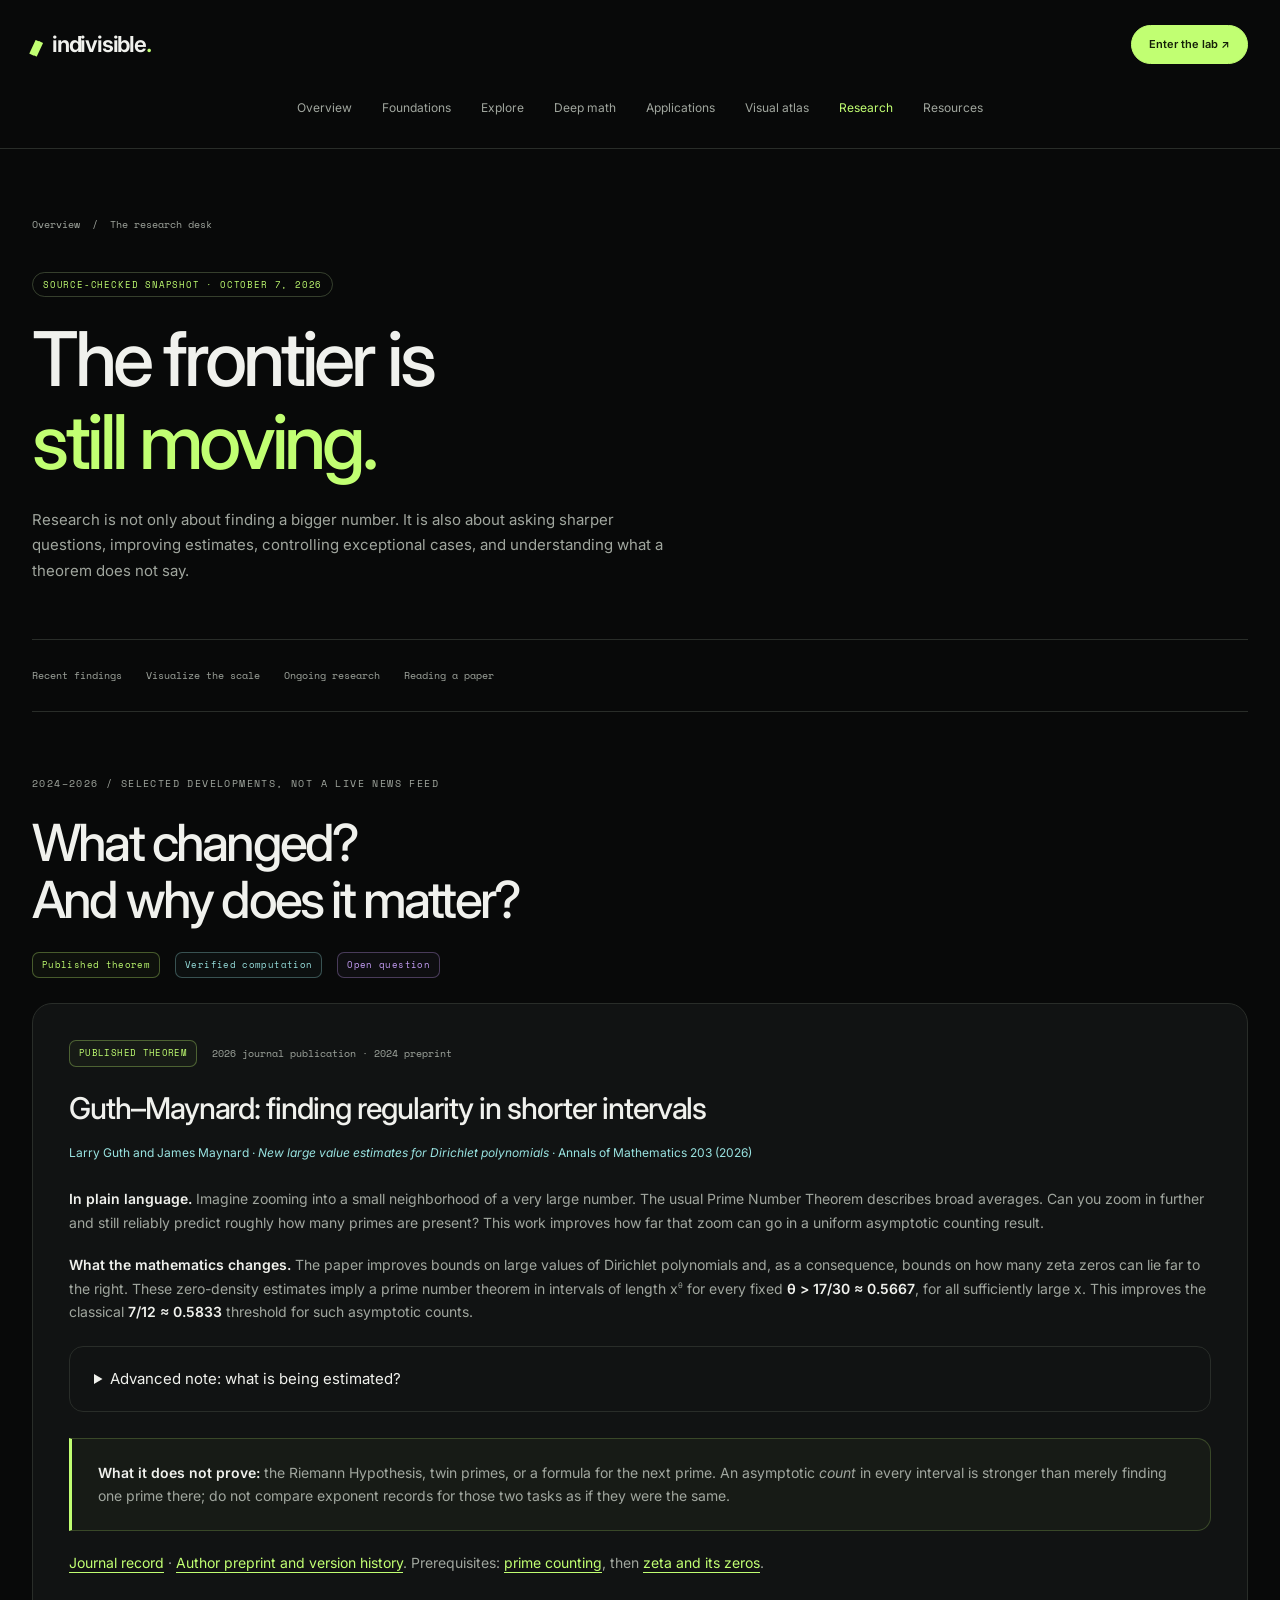
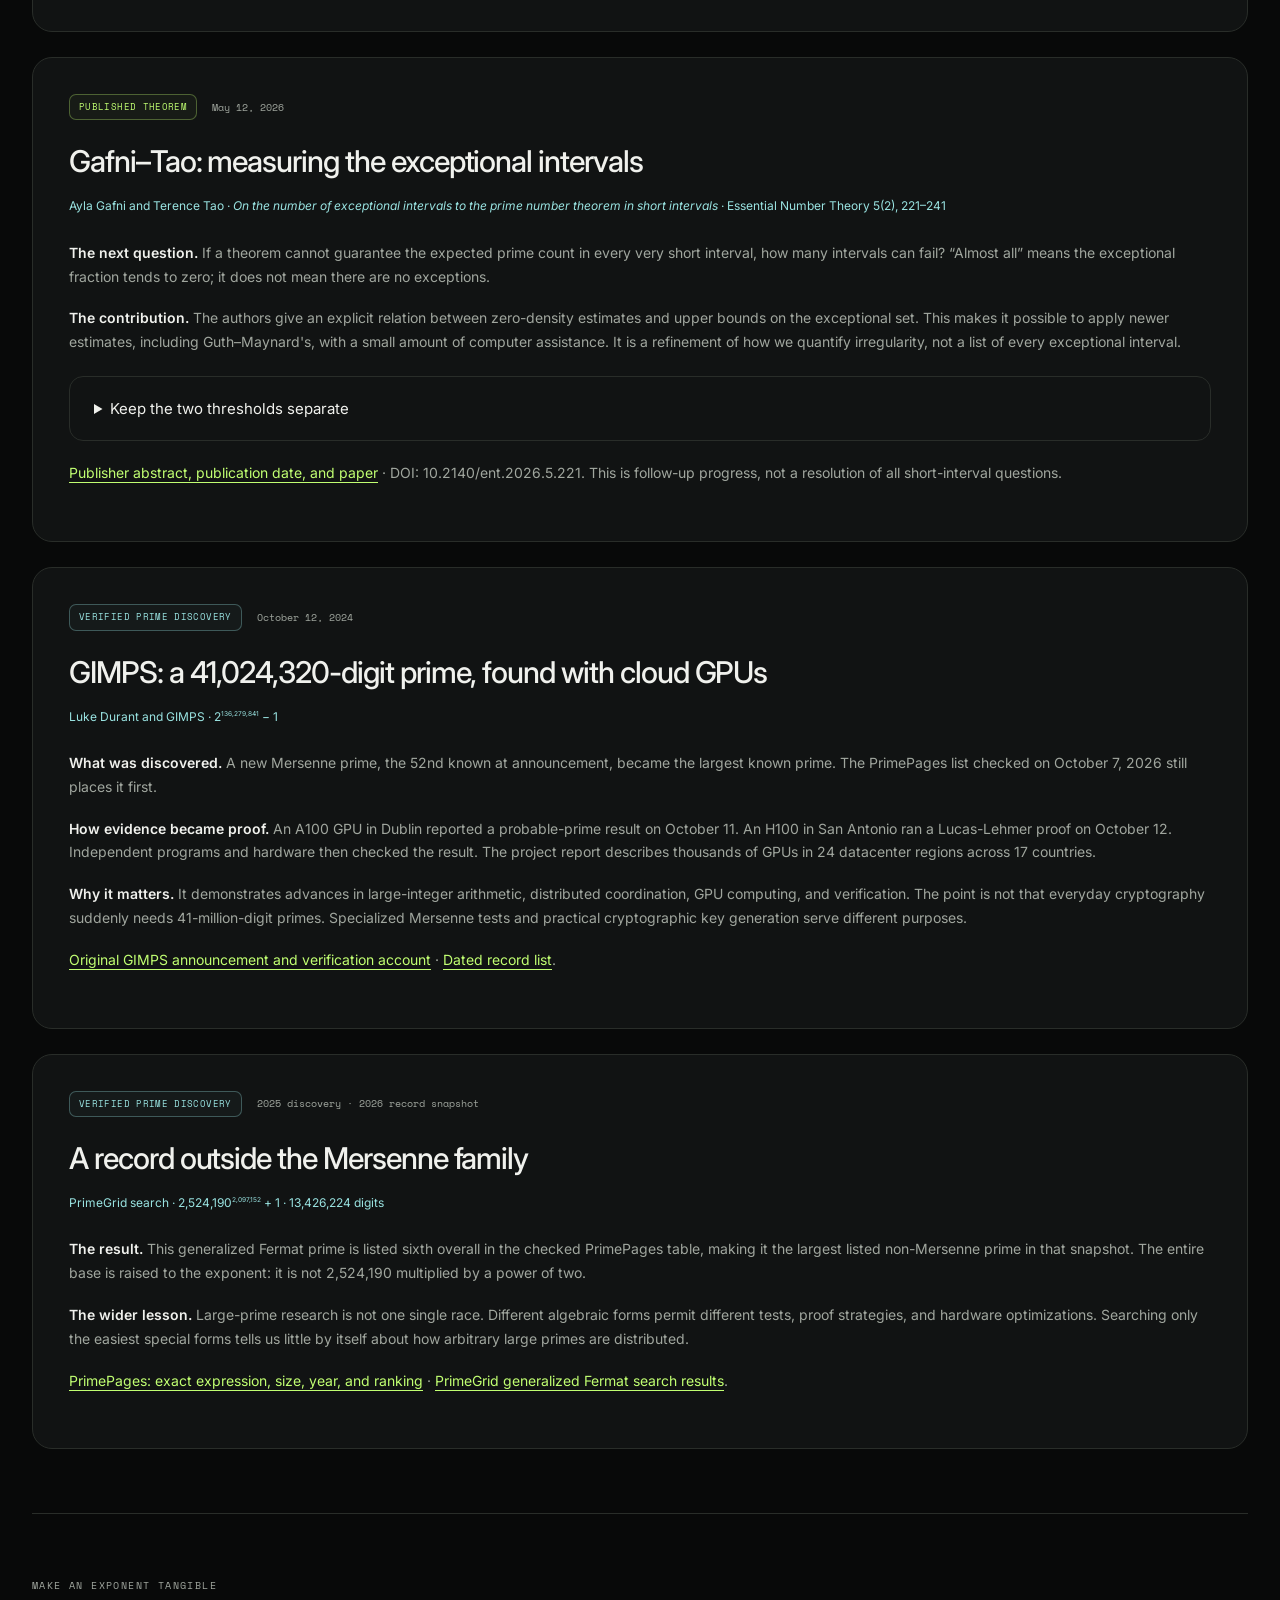
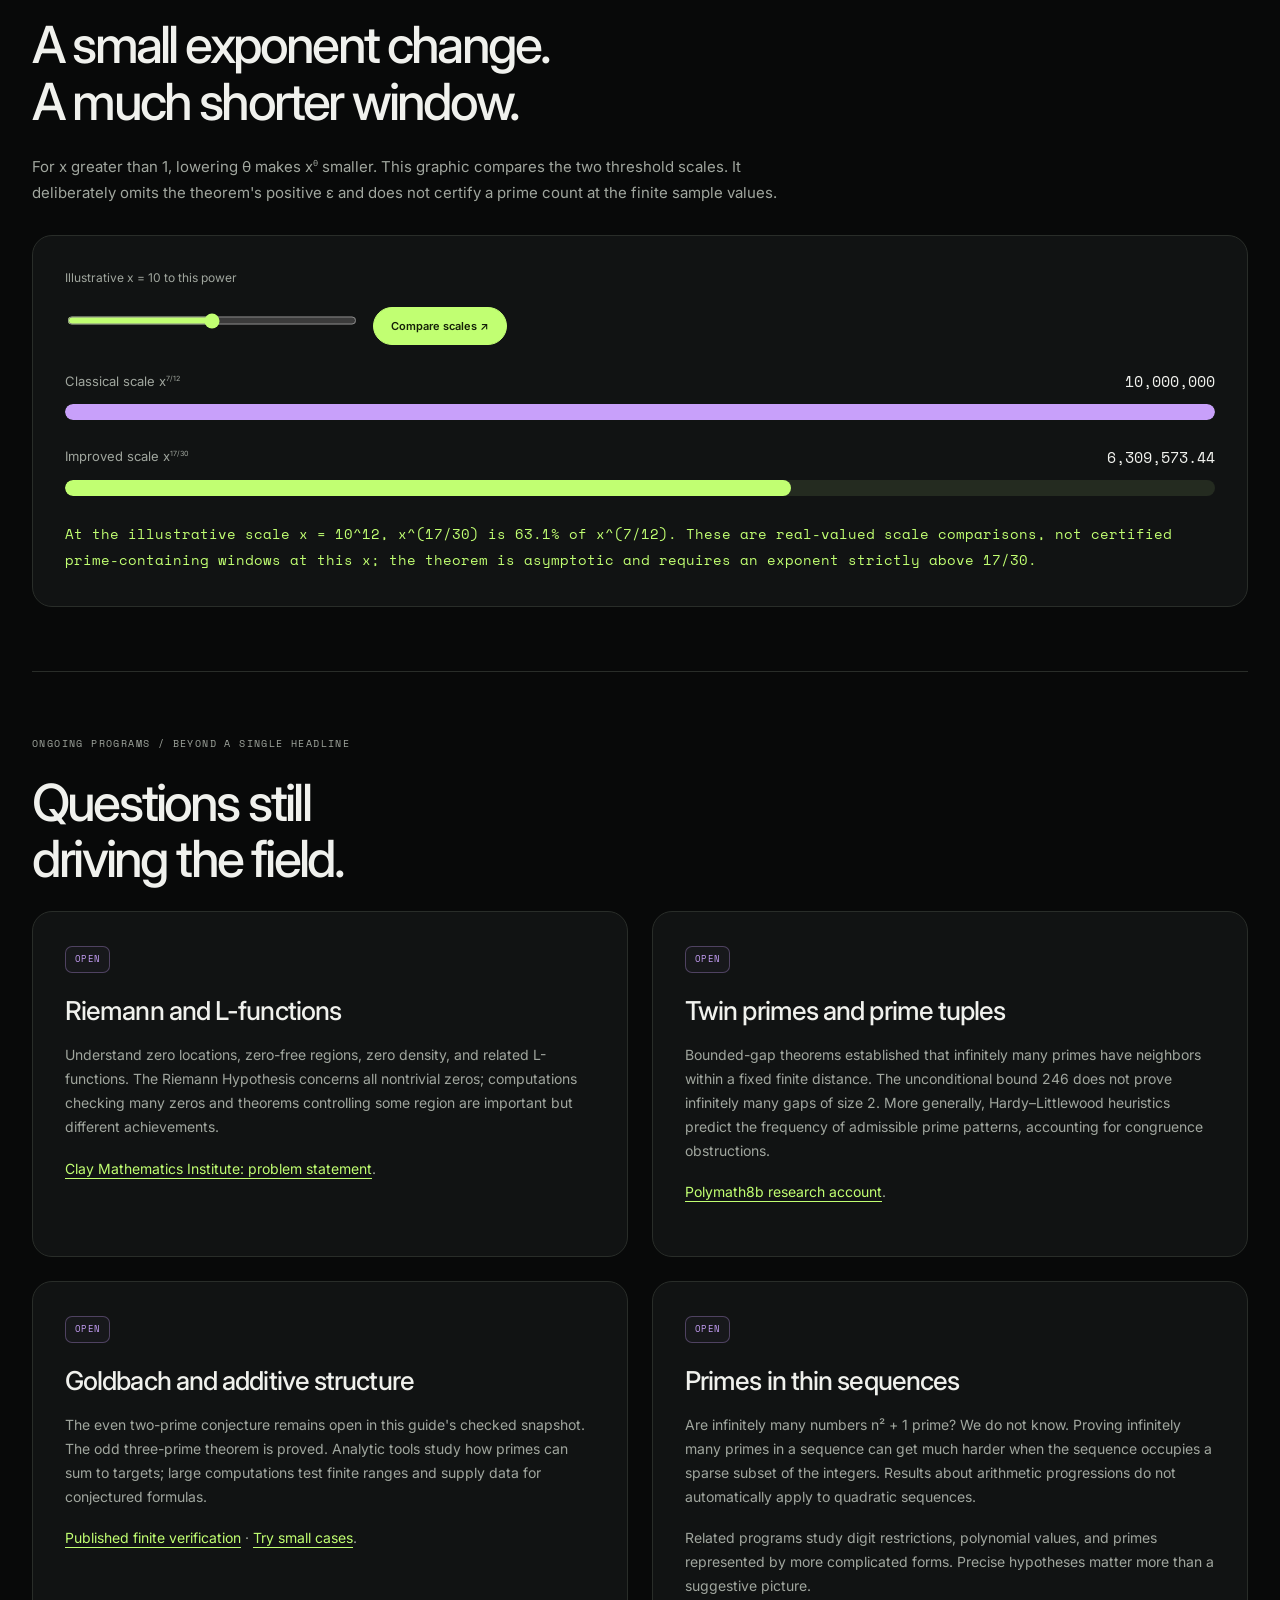
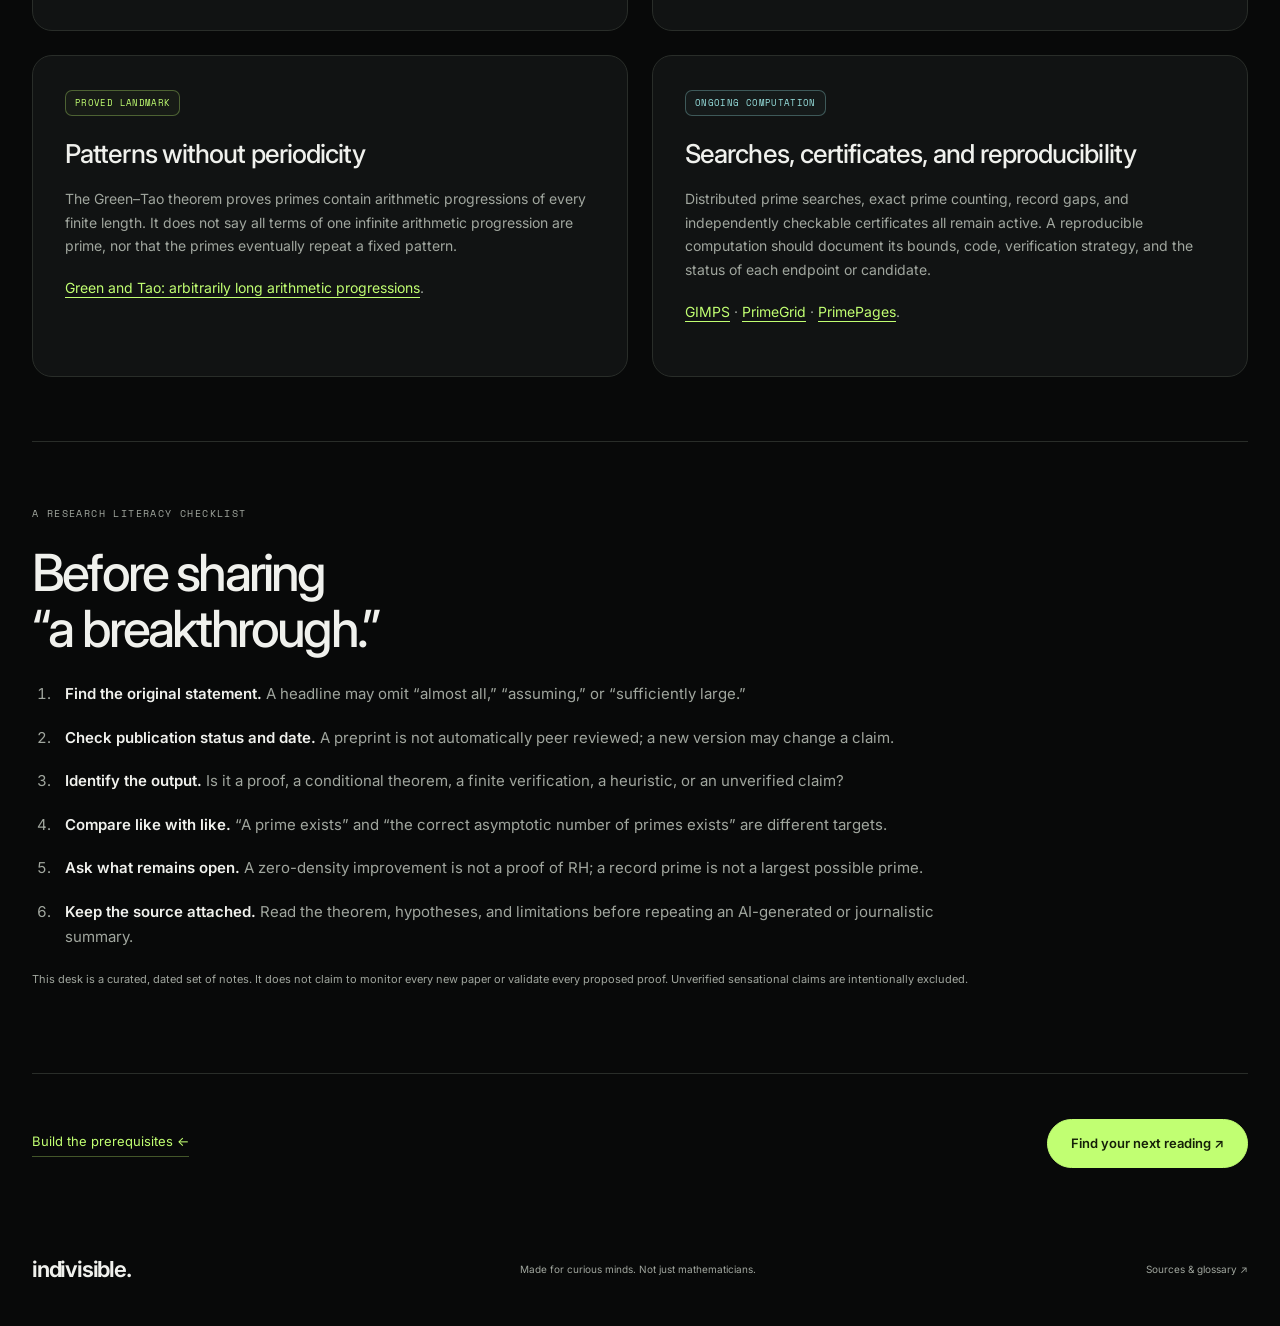
<file: docs/research.html>
<!DOCTYPE html>
<html lang="en">
<head>
    <meta charset="UTF-8"><meta name="viewport" content="width=device-width, initial-scale=1.0">
    <meta name="description" content="A sourced prime-number research desk: 2024–2026 discoveries, Guth–Maynard and Gafni–Tao results, record searches, open problems, and how to evaluate mathematical claims.">
    <meta name="theme-color" content="#080909"><title>At the Frontier — Indivisible</title>
    <link rel="icon" type="image/svg+xml" href="assets/images/prism.svg"><link rel="stylesheet" href="assets/css/styles.css">
    <script src="scripts/math.js" defer></script><script src="scripts/app.js" defer></script><script src="scripts/lessons-math.js" defer></script><script src="scripts/lessons.js" defer></script>
</head>
<body>
    <a class="skip-link" href="#main">Skip to content</a>
    <header class="site-header"><a class="brand" href="index.html" aria-label="Indivisible home"><span class="brand-mark" aria-hidden="true">ıı</span> indivisible<span class="brand-dot">.</span></a><nav aria-label="Main navigation"><a href="index.html">Overview</a><a href="foundations.html">Foundations</a><a href="explore.html">Explore</a><a href="advanced.html">Deep math</a><a href="applications.html">Applications</a><a href="visuals.html">Visual atlas</a><a href="research.html" aria-current="page">Research</a><a href="resources.html">Resources</a></nav><a class="button button-small" href="playground.html">Enter the lab ↗</a></header>
    <main id="main" class="container">
        <section class="page-hero"><div class="breadcrumbs"><a href="index.html">Overview</a><span>/</span><span>The research desk</span></div><span class="pill">SOURCE-CHECKED SNAPSHOT · OCTOBER 7, 2026</span><h1>The frontier is<br><span class="text-lime">still moving.</span></h1><p>Research is not only about finding a bigger number. It is also about asking sharper questions, improving estimates, controlling exceptional cases, and understanding what a theorem does not say.</p></section>
        <nav class="chapter-nav" aria-label="On this page"><a href="#recent">Recent findings</a><a href="#short-intervals">Visualize the scale</a><a href="#frontiers">Ongoing research</a><a href="#reading-papers">Reading a paper</a></nav>
        <section id="recent" class="content-section">
            <p class="eyebrow">2024–2026 / Selected developments, not a live news feed</p><h2>What changed?<br>And why does it matter?</h2>
            <div class="status-key"><span class="status-label proved">Published theorem</span><span class="status-label computed">Verified computation</span><span class="status-label open">Open question</span></div>
            <div class="research-notes">
                <article class="panel research-note" id="guth-maynard">
                    <div class="research-meta"><span class="status-label proved">PUBLISHED THEOREM</span><time datetime="2026">2026 journal publication · 2024 preprint</time></div>
                    <h3>Guth–Maynard: finding regularity in shorter intervals</h3>
                    <p class="byline">Larry Guth and James Maynard · <em>New large value estimates for Dirichlet polynomials</em> · Annals of Mathematics 203 (2026)</p>
                    <p><strong>In plain language.</strong> Imagine zooming into a small neighborhood of a very large number. The usual Prime Number Theorem describes broad averages. Can you zoom in further and still reliably predict roughly how many primes are present? This work improves how far that zoom can go in a uniform asymptotic counting result.</p>
                    <p><strong>What the mathematics changes.</strong> The paper improves bounds on large values of Dirichlet polynomials and, as a consequence, bounds on how many zeta zeros can lie far to the right. These zero-density estimates imply a prime number theorem in intervals of length x<sup>θ</sup> for every fixed <strong>θ &gt; 17/30 ≈ 0.5667</strong>, for all sufficiently large x. This improves the classical <strong>7/12 ≈ 0.5833</strong> threshold for such asymptotic counts.</p>
                    <details><summary>Advanced note: what is being estimated?</summary><p>A Dirichlet polynomial is a finite sum involving terms n<sup>it</sup> and coefficients. Bounding how often its magnitude becomes large feeds into analytic estimates for ζ(s). A zero-density bound counts zeros with real part at least σ and height up to T; it is different from proving that every nontrivial zero lies on the line Re(s) = 1/2.</p></details>
                    <div class="callout"><strong>What it does not prove:</strong> the Riemann Hypothesis, twin primes, or a formula for the next prime. An asymptotic <em>count</em> in every interval is stronger than merely finding one prime there; do not compare exponent records for those two tasks as if they were the same.</div>
                    <p class="source-note"><a href="https://annals.math.princeton.edu/2026/203-2/p06">Journal record</a> · <a href="https://arxiv.org/abs/2405.20552">Author preprint and version history</a>. Prerequisites: <a href="visuals.html#density">prime counting</a>, then <a href="advanced.html#deep-math">zeta and its zeros</a>.</p>
                </article>
                <article class="panel research-note" id="gafni-tao">
                    <div class="research-meta"><span class="status-label proved">PUBLISHED THEOREM</span><time datetime="2026-05-12">May 12, 2026</time></div>
                    <h3>Gafni–Tao: measuring the exceptional intervals</h3>
                    <p class="byline">Ayla Gafni and Terence Tao · <em>On the number of exceptional intervals to the prime number theorem in short intervals</em> · Essential Number Theory 5(2), 221–241</p>
                    <p><strong>The next question.</strong> If a theorem cannot guarantee the expected prime count in every very short interval, how many intervals can fail? “Almost all” means the exceptional fraction tends to zero; it does not mean there are no exceptions.</p>
                    <p><strong>The contribution.</strong> The authors give an explicit relation between zero-density estimates and upper bounds on the exceptional set. This makes it possible to apply newer estimates, including Guth–Maynard's, with a small amount of computer assistance. It is a refinement of how we quantify irregularity, not a list of every exceptional interval.</p>
                    <details><summary>Keep the two thresholds separate</summary><p>The paper's abstract distinguishes the result for all sufficiently large x when θ &gt; 17/30 from the result for almost all x when θ &gt; 2/15. The smaller exponent comes with the weaker “almost all” quantifier. Dropping that qualifier would turn a true statement into a much stronger unsupported claim.</p></details>
                    <p class="source-note"><a href="https://msp.org/ent/2026/5-2/p01.xhtml">Publisher abstract, publication date, and paper</a> · DOI: 10.2140/ent.2026.5.221. This is follow-up progress, not a resolution of all short-interval questions.</p>
                </article>
                <article class="panel research-note" id="gpu-record">
                    <div class="research-meta"><span class="status-label computed">VERIFIED PRIME DISCOVERY</span><time datetime="2024-10-12">October 12, 2024</time></div>
                    <h3>GIMPS: a 41,024,320-digit prime, found with cloud GPUs</h3>
                    <p class="byline">Luke Durant and GIMPS · 2<sup>136,279,841</sup> − 1</p>
                    <p><strong>What was discovered.</strong> A new Mersenne prime, the 52nd known at announcement, became the largest known prime. The PrimePages list checked on October 7, 2026 still places it first.</p>
                    <p><strong>How evidence became proof.</strong> An A100 GPU in Dublin reported a probable-prime result on October 11. An H100 in San Antonio ran a Lucas-Lehmer proof on October 12. Independent programs and hardware then checked the result. The project report describes thousands of GPUs in 24 datacenter regions across 17 countries.</p>
                    <p><strong>Why it matters.</strong> It demonstrates advances in large-integer arithmetic, distributed coordination, GPU computing, and verification. The point is not that everyday cryptography suddenly needs 41-million-digit primes. Specialized Mersenne tests and practical cryptographic key generation serve different purposes.</p>
                    <p class="source-note"><a href="https://www.mersenne.org/primes/press/M136279841.html">Original GIMPS announcement and verification account</a> · <a href="https://t5k.org/primes/lists/all.txt">Dated record list</a>.</p>
                </article>
                <article class="panel research-note" id="non-mersenne">
                    <div class="research-meta"><span class="status-label computed">VERIFIED PRIME DISCOVERY</span><time datetime="2025">2025 discovery · 2026 record snapshot</time></div>
                    <h3>A record outside the Mersenne family</h3>
                    <p class="byline">PrimeGrid search · 2,524,190<sup>2,097,152</sup> + 1 · 13,426,224 digits</p>
                    <p><strong>The result.</strong> This generalized Fermat prime is listed sixth overall in the checked PrimePages table, making it the largest listed non-Mersenne prime in that snapshot. The entire base is raised to the exponent: it is not 2,524,190 multiplied by a power of two.</p>
                    <p><strong>The wider lesson.</strong> Large-prime research is not one single race. Different algebraic forms permit different tests, proof strategies, and hardware optimizations. Searching only the easiest special forms tells us little by itself about how arbitrary large primes are distributed.</p>
                    <p class="source-note"><a href="https://t5k.org/primes/lists/all.txt">PrimePages: exact expression, size, year, and ranking</a> · <a href="https://www.primegrid.com/primes/primes.php?project=GFN2097152">PrimeGrid generalized Fermat search results</a>.</p>
                </article>
            </div>
        </section>
        <section id="short-intervals" class="content-section">
            <p class="eyebrow">Make an exponent tangible</p><h2>A small exponent change.<br>A much shorter window.</h2>
            <p class="lead">For x greater than 1, lowering θ makes x<sup>θ</sup> smaller. This graphic compares the two threshold scales. It deliberately omits the theorem's positive ε and does not certify a prime count at the finite sample values.</p>
            <div class="panel interactive-lesson"><form id="intervalForm" class="lesson-controls" novalidate><label for="intervalPower">Illustrative x = 10 to this power<input id="intervalPower" name="power" type="range" min="6" max="18" step="1" value="12"></label><button class="button button-small" type="submit">Compare scales ↗</button></form><p id="intervalFormError" class="error-message" role="alert"></p><div id="intervalFormOutput"><div class="comparison-row"><span>Classical scale x<sup>7/12</sup></span><strong id="intervalOld"></strong><div class="comparison-track"><i style="width:100%"></i></div></div><div class="comparison-row"><span>Improved scale x<sup>17/30</sup></span><strong id="intervalNew"></strong><div class="comparison-track"><i id="intervalNewBar" class="lime-bar"></i></div></div><p id="intervalSummary" class="lesson-summary" role="status"></p></div></div>
        </section>
        <section id="frontiers" class="content-section">
            <p class="eyebrow">Ongoing programs / Beyond a single headline</p><h2>Questions still<br>driving the field.</h2>
            <div class="reading-grid">
                <article class="panel"><span class="status-label open">OPEN</span><h3>Riemann and L-functions</h3><p>Understand zero locations, zero-free regions, zero density, and related L-functions. The Riemann Hypothesis concerns all nontrivial zeros; computations checking many zeros and theorems controlling some region are important but different achievements.</p><p class="source-note"><a href="https://www.claymath.org/millennium/riemann-hypothesis/">Clay Mathematics Institute: problem statement</a>.</p></article>
                <article class="panel"><span class="status-label open">OPEN</span><h3>Twin primes and prime tuples</h3><p>Bounded-gap theorems established that infinitely many primes have neighbors within a fixed finite distance. The unconditional bound 246 does not prove infinitely many gaps of size 2. More generally, Hardy–Littlewood heuristics predict the frequency of admissible prime patterns, accounting for congruence obstructions.</p><p class="source-note"><a href="https://terrytao.wordpress.com/2014/04/14/polymath8b-bounded-intervals-with-many-primes-after-maynard/">Polymath8b research account</a>.</p></article>
                <article class="panel"><span class="status-label open">OPEN</span><h3>Goldbach and additive structure</h3><p>The even two-prime conjecture remains open in this guide's checked snapshot. The odd three-prime theorem is proved. Analytic tools study how primes can sum to targets; large computations test finite ranges and supply data for conjectured formulas.</p><p class="source-note"><a href="https://sweet.ua.pt/tos/bib/4.12.html">Published finite verification</a> · <a href="visuals.html#goldbach">Try small cases</a>.</p></article>
                <article class="panel"><span class="status-label open">OPEN</span><h3>Primes in thin sequences</h3><p>Are infinitely many numbers n² + 1 prime? We do not know. Proving infinitely many primes in a sequence can get much harder when the sequence occupies a sparse subset of the integers. Results about arithmetic progressions do not automatically apply to quadratic sequences.</p><p>Related programs study digit restrictions, polynomial values, and primes represented by more complicated forms. Precise hypotheses matter more than a suggestive picture.</p></article>
                <article class="panel"><span class="status-label proved">PROVED LANDMARK</span><h3>Patterns without periodicity</h3><p>The Green–Tao theorem proves primes contain arithmetic progressions of every finite length. It does not say all terms of one infinite arithmetic progression are prime, nor that the primes eventually repeat a fixed pattern.</p><p class="source-note"><a href="https://arxiv.org/abs/math/0404188">Green and Tao: arbitrarily long arithmetic progressions</a>.</p></article>
                <article class="panel"><span class="status-label computed">ONGOING COMPUTATION</span><h3>Searches, certificates, and reproducibility</h3><p>Distributed prime searches, exact prime counting, record gaps, and independently checkable certificates all remain active. A reproducible computation should document its bounds, code, verification strategy, and the status of each endpoint or candidate.</p><p class="source-note"><a href="https://www.mersenne.org/">GIMPS</a> · <a href="https://www.primegrid.com/">PrimeGrid</a> · <a href="https://t5k.org/">PrimePages</a>.</p></article>
            </div>
        </section>
        <section id="reading-papers" class="content-section">
            <p class="eyebrow">A research literacy checklist</p><h2>Before sharing<br>“a breakthrough.”</h2>
            <ol class="research-checklist"><li><strong>Find the original statement.</strong> A headline may omit “almost all,” “assuming,” or “sufficiently large.”</li><li><strong>Check publication status and date.</strong> A preprint is not automatically peer reviewed; a new version may change a claim.</li><li><strong>Identify the output.</strong> Is it a proof, a conditional theorem, a finite verification, a heuristic, or an unverified claim?</li><li><strong>Compare like with like.</strong> “A prime exists” and “the correct asymptotic number of primes exists” are different targets.</li><li><strong>Ask what remains open.</strong> A zero-density improvement is not a proof of RH; a record prime is not a largest possible prime.</li><li><strong>Keep the source attached.</strong> Read the theorem, hypotheses, and limitations before repeating an AI-generated or journalistic summary.</li></ol>
            <p class="source-note">This desk is a curated, dated set of notes. It does not claim to monitor every new paper or validate every proposed proof. Unverified sensational claims are intentionally excluded.</p>
        </section>
        <noscript><p class="callout">Enable JavaScript to change the interval-scale comparison. All research notes and source links remain readable.</p></noscript>
        <div class="next-chapter"><a class="text-link" href="advanced.html">Build the prerequisites ←</a><a class="button" href="resources.html">Find your next reading ↗</a></div>
    </main>
    <footer class="site-footer container"><a class="brand" href="index.html">indivisible.</a><p>Made for curious minds. Not just mathematicians.</p><a href="resources.html">Sources &amp; glossary ↗</a></footer>
</body>
</html>
</file>
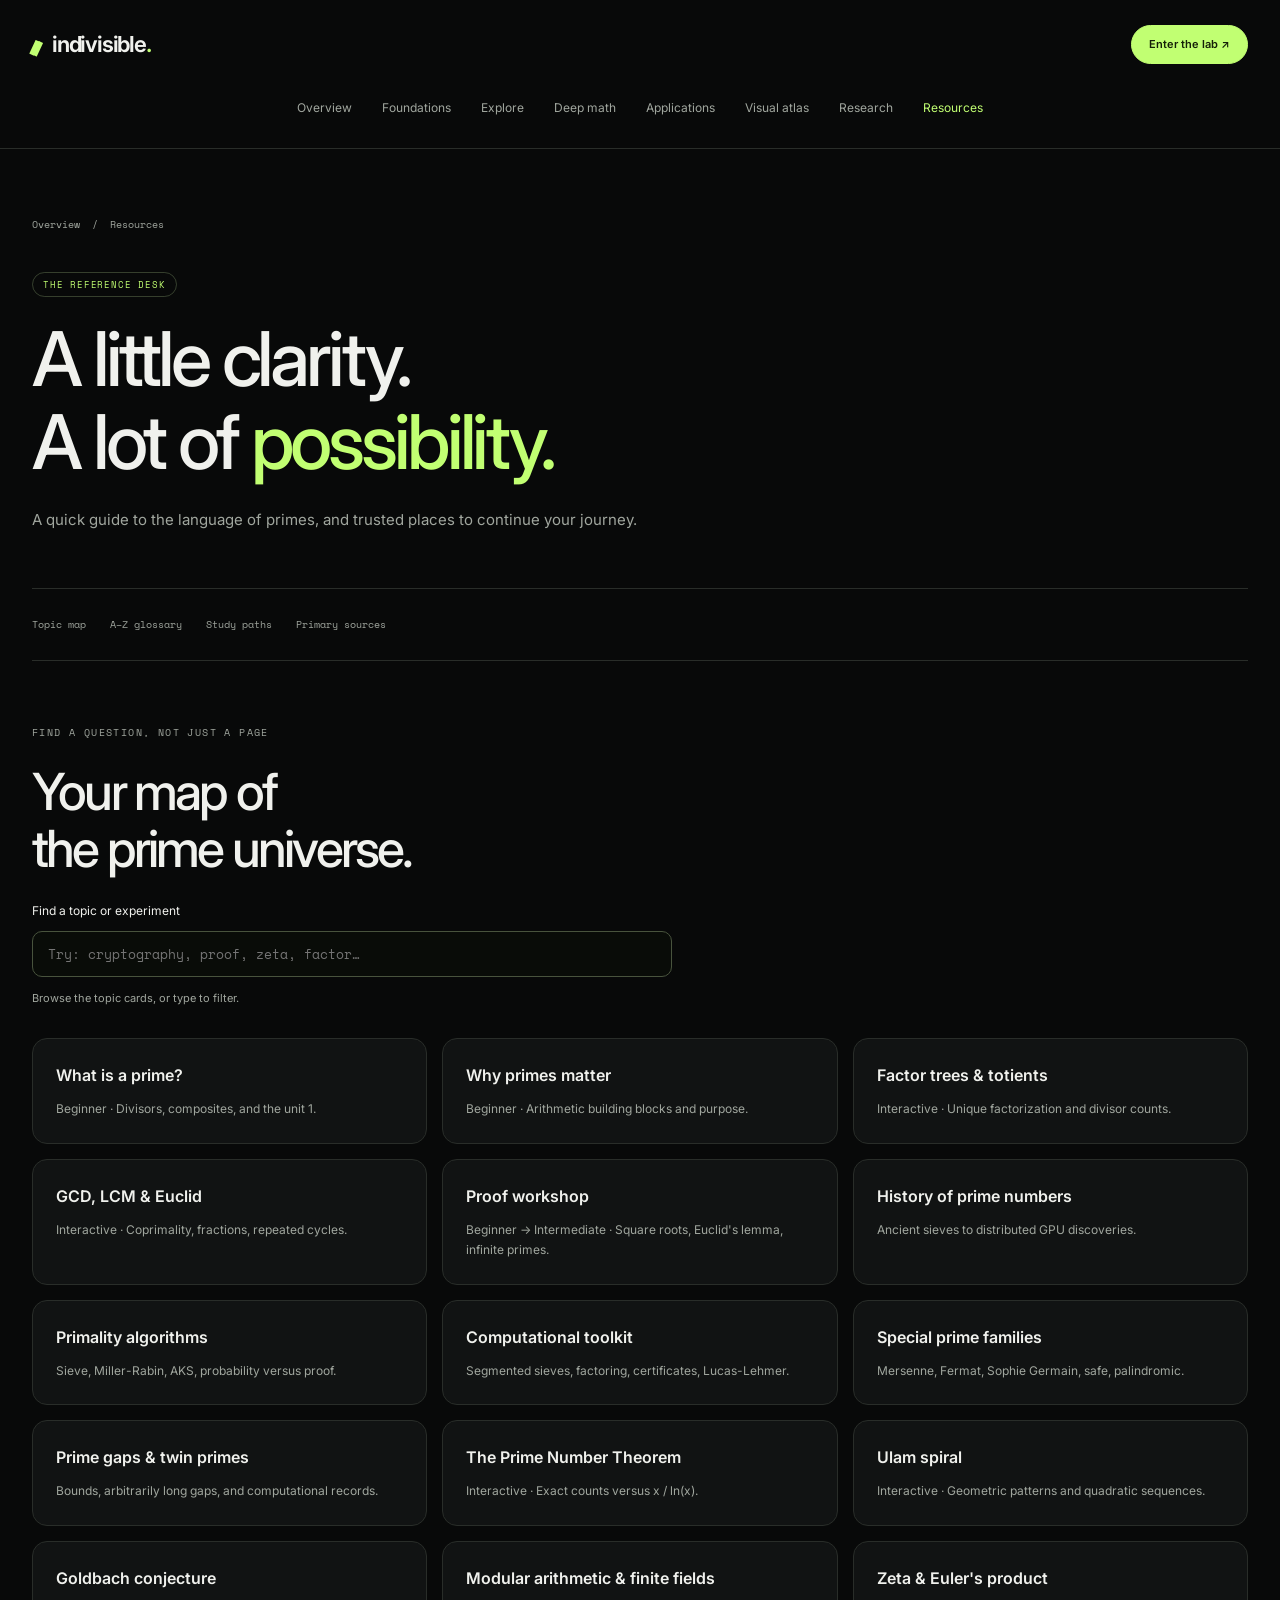
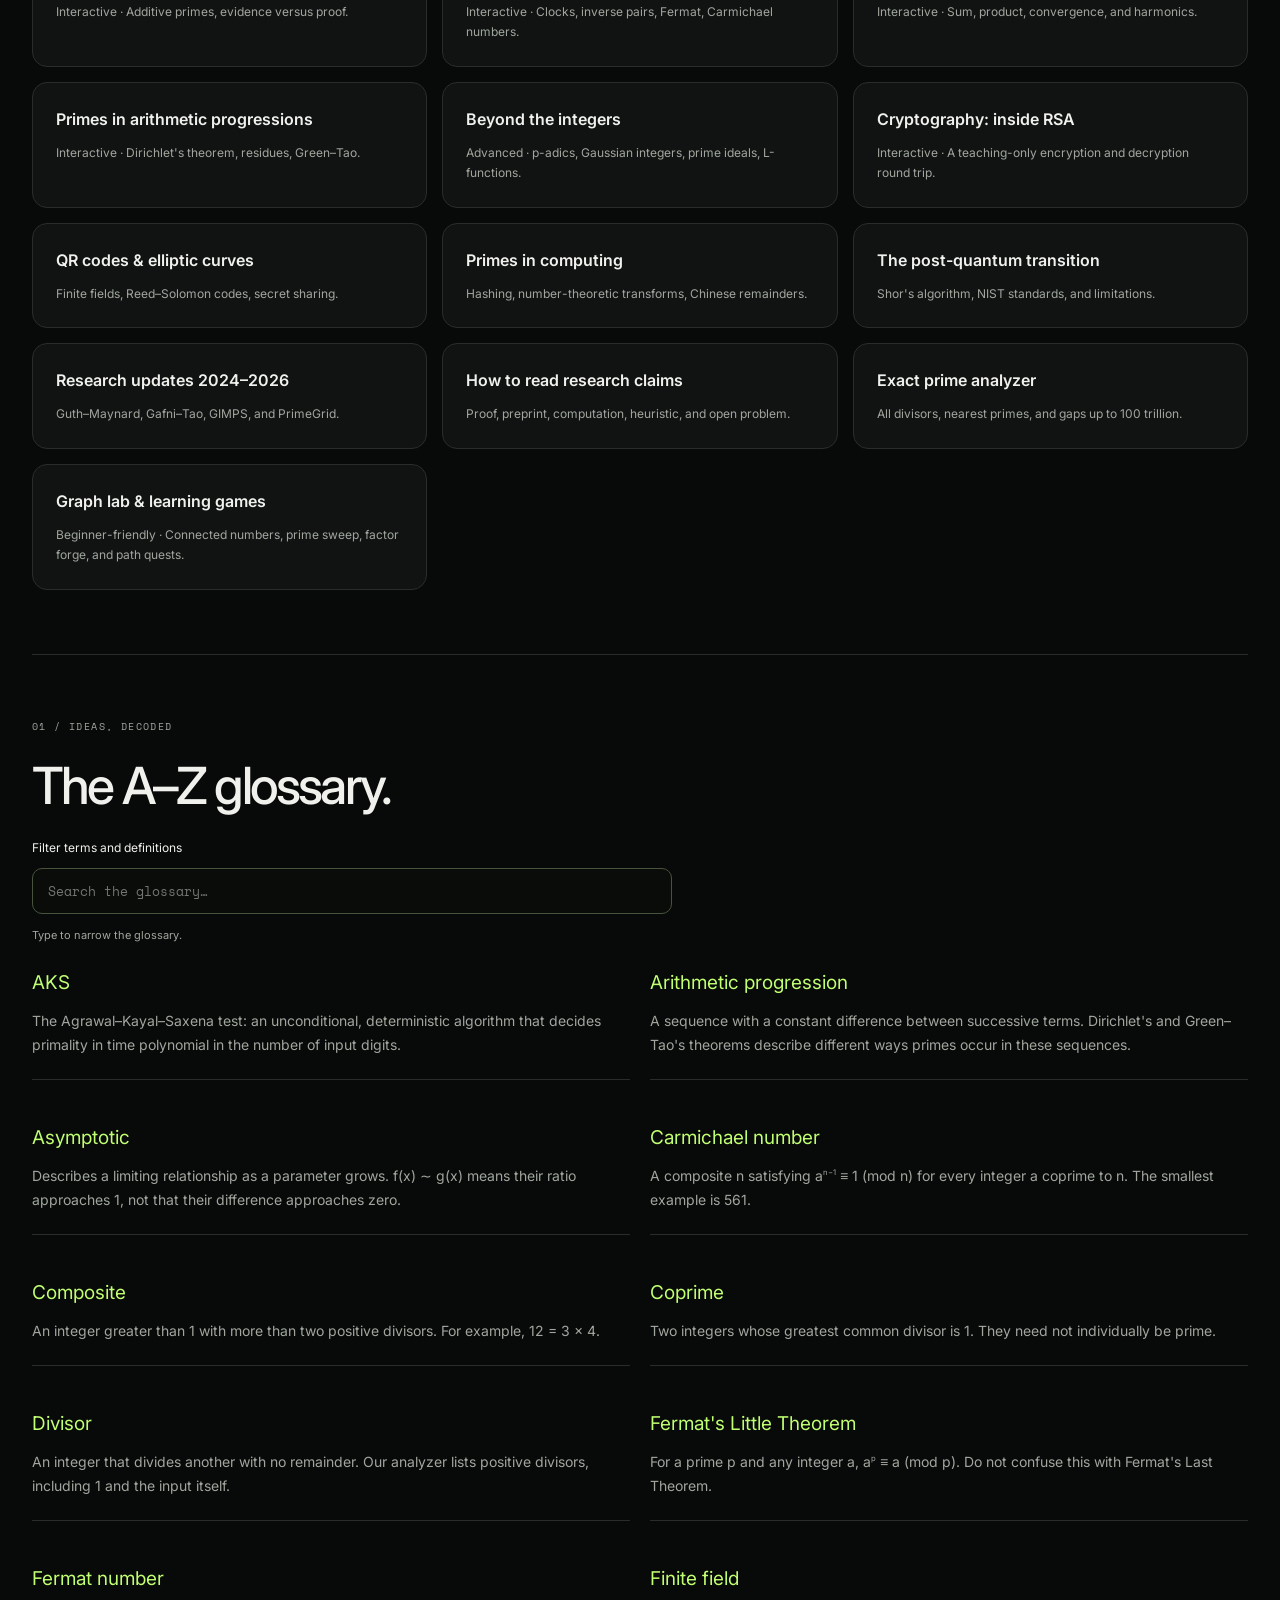
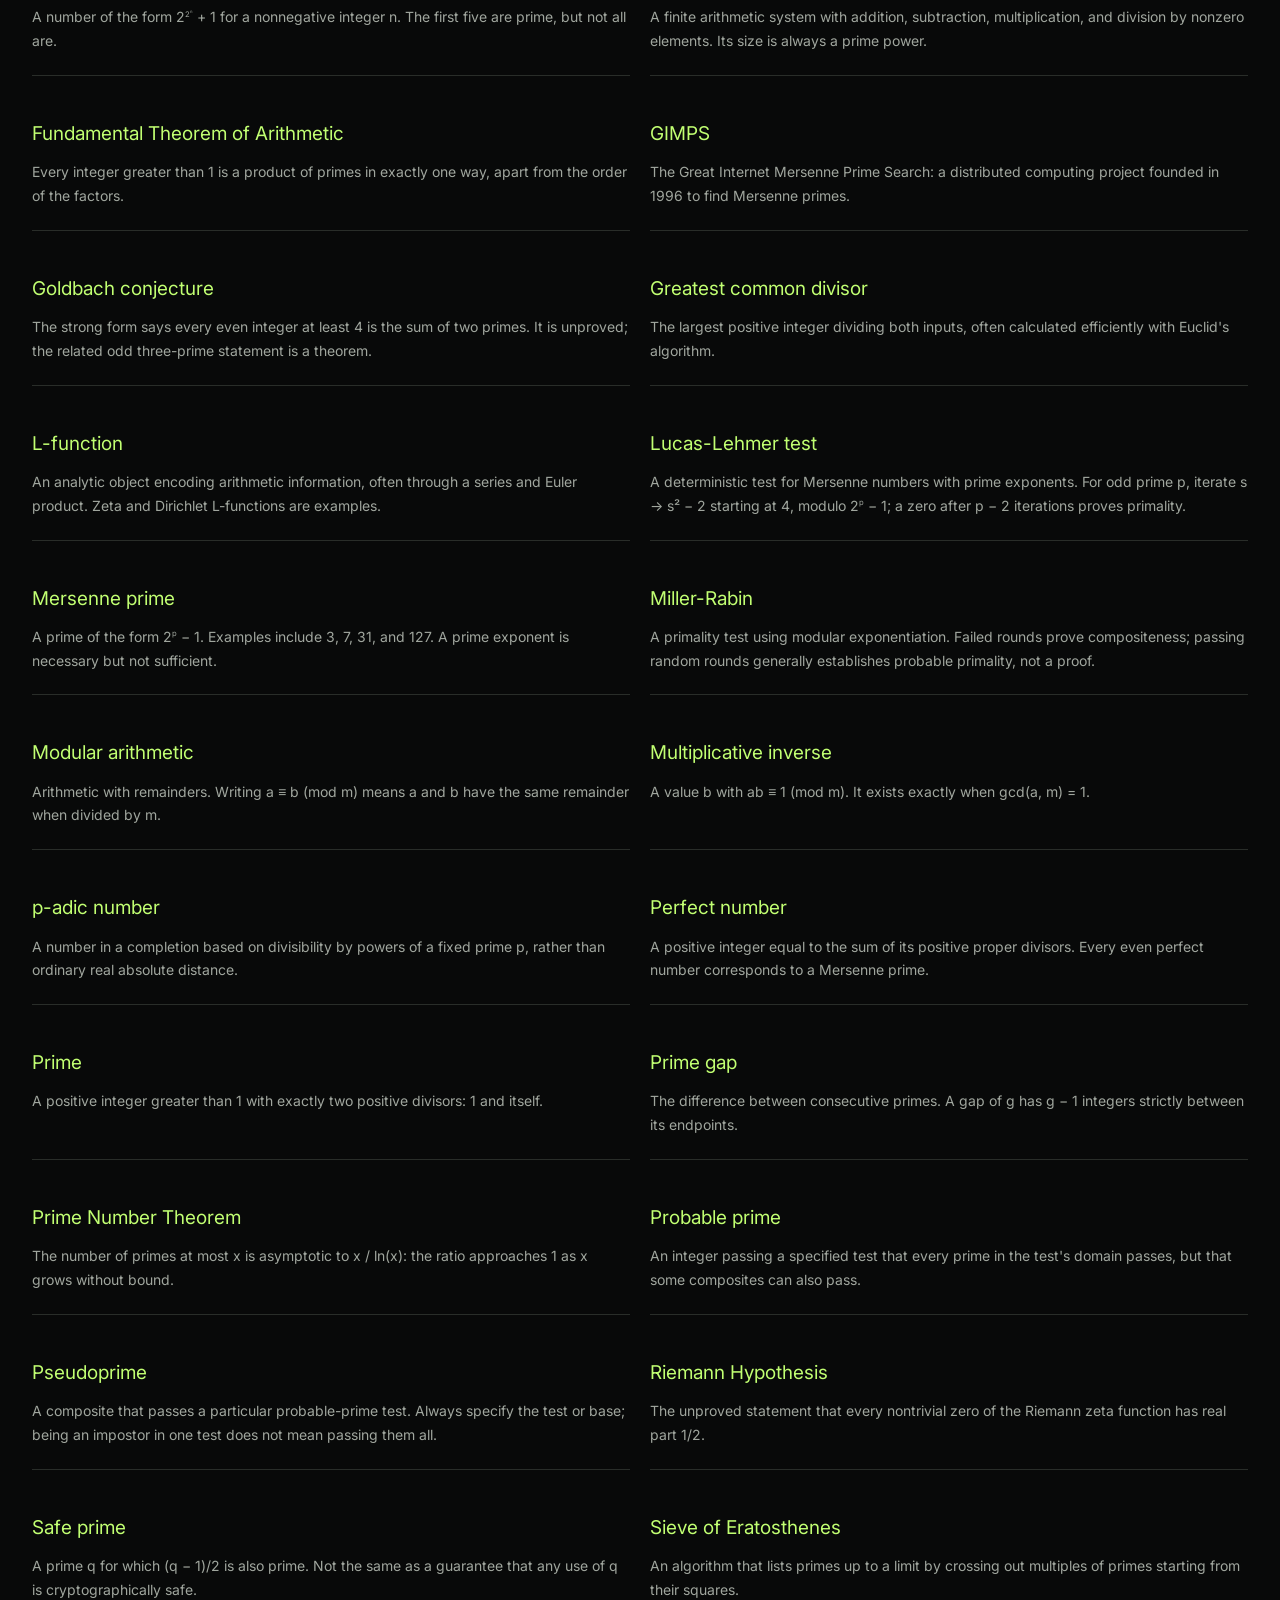
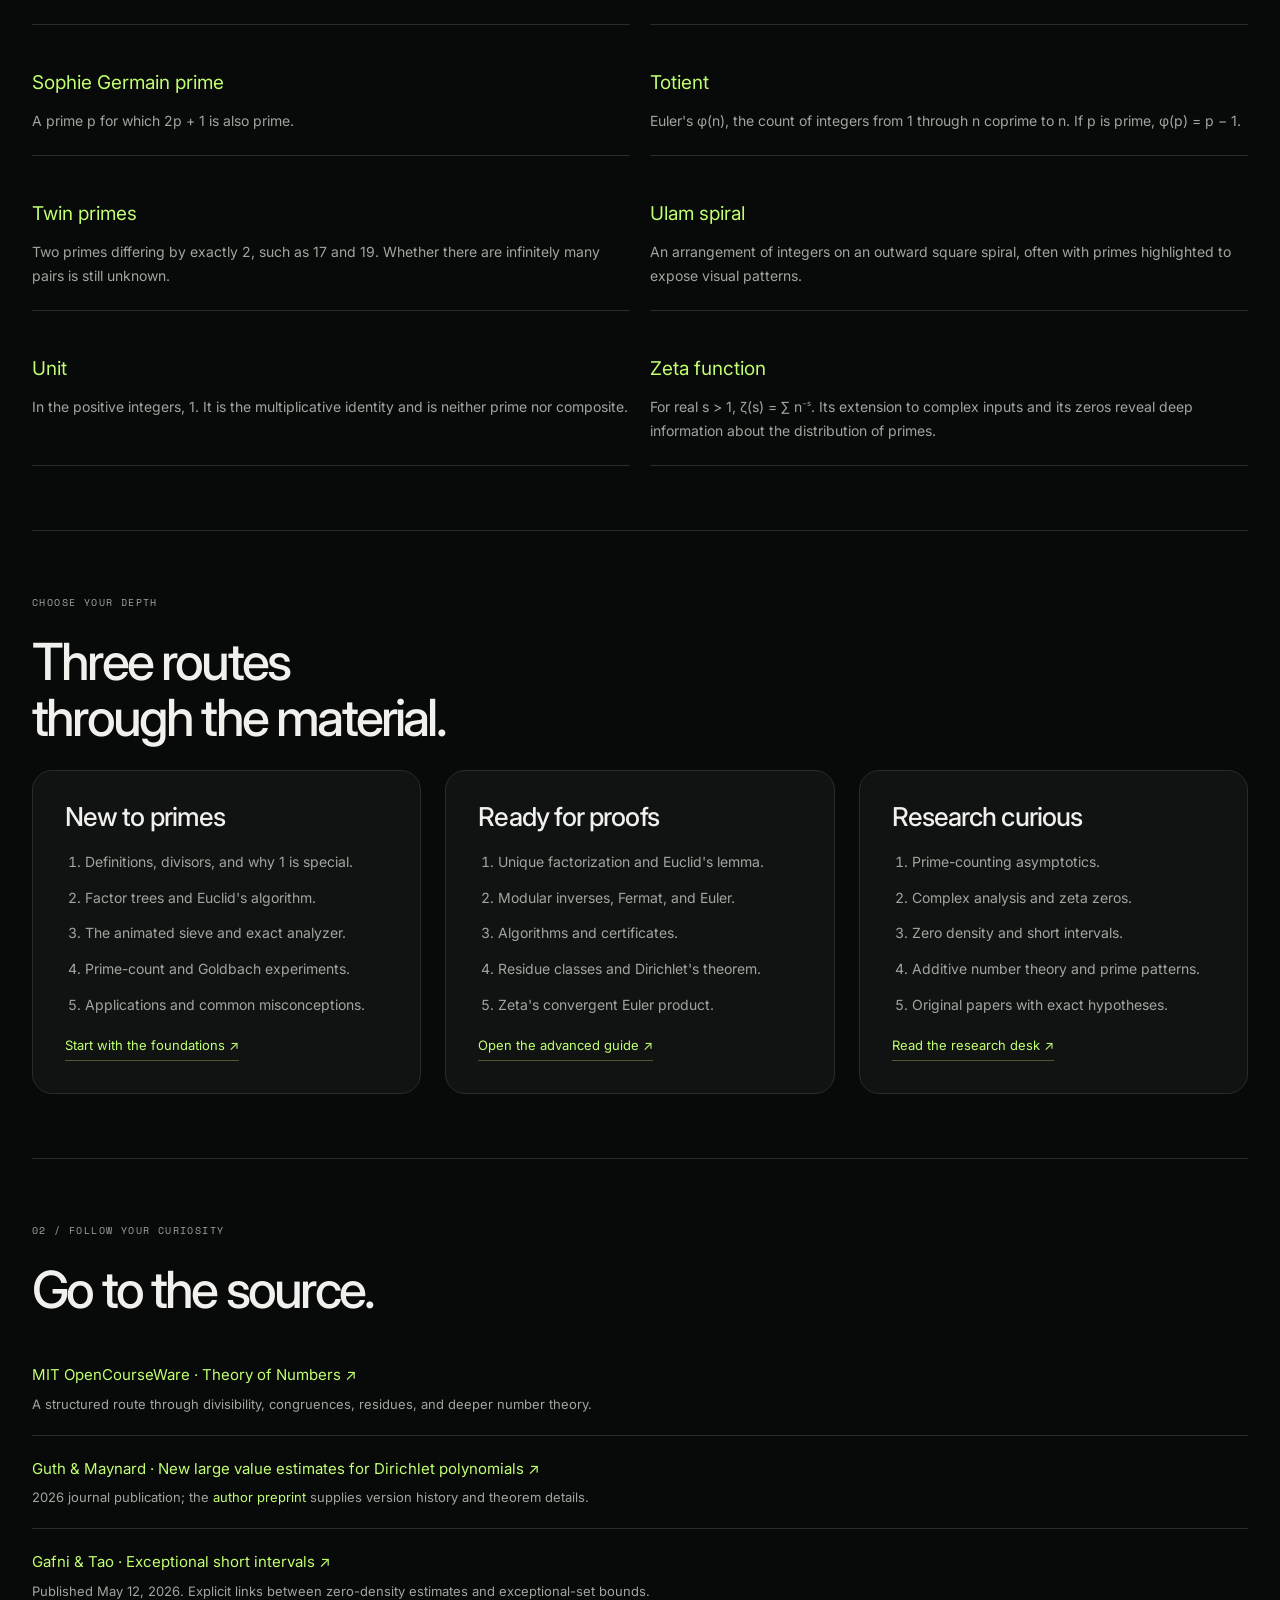
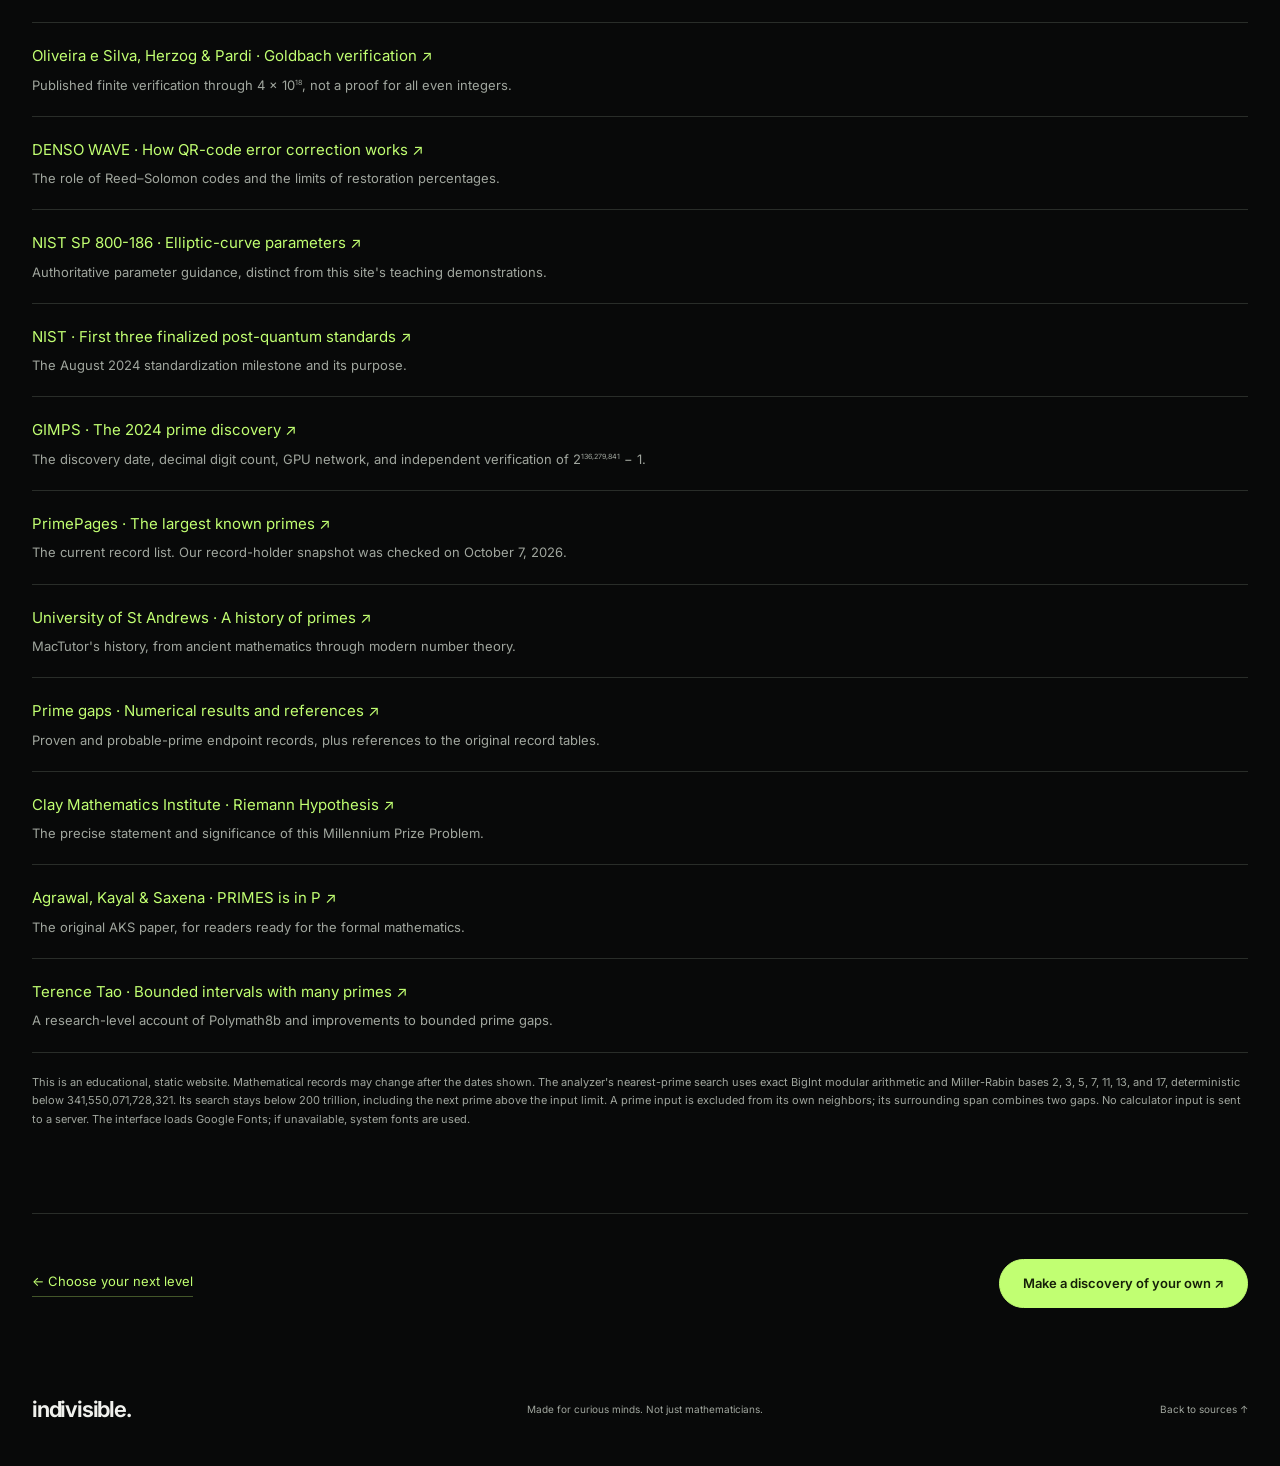
<file: docs/resources.html>
<!DOCTYPE html>
<html lang="en">
<head>
    <meta charset="UTF-8"><meta name="viewport" content="width=device-width, initial-scale=1.0">
    <meta name="description" content="An A–Z glossary of prime-number concepts and authoritative sources for further learning.">
    <meta name="theme-color" content="#080909"><title>The Reference Desk — Indivisible</title>
    <link rel="icon" type="image/svg+xml" href="assets/images/prism.svg"><link rel="stylesheet" href="assets/css/styles.css"><script src="scripts/app.js" defer></script><script src="scripts/lessons.js" defer></script>
</head>
<body>
    <a class="skip-link" href="#main">Skip to content</a>
    <header class="site-header">
        <a class="brand" href="index.html" aria-label="Indivisible home"><span class="brand-mark" aria-hidden="true">ıı</span> indivisible<span class="brand-dot">.</span></a>
        <nav aria-label="Main navigation"><a href="index.html">Overview</a><a href="foundations.html">Foundations</a><a href="explore.html">Explore</a><a href="advanced.html">Deep math</a><a href="applications.html">Applications</a><a href="visuals.html">Visual atlas</a><a href="research.html">Research</a><a href="resources.html" aria-current="page">Resources</a></nav>
        <a class="button button-small" href="playground.html">Enter the lab ↗</a>
    </header>
    <main id="main" class="container">
        <section class="page-hero">
            <div class="breadcrumbs"><a href="index.html">Overview</a><span>/</span><span>Resources</span></div>
            <span class="pill">THE REFERENCE DESK</span><h1>A little clarity.<br>A lot of <span class="text-lime">possibility.</span></h1><p>A quick guide to the language of primes, and trusted places to continue your journey.</p>
        </section>
        <nav class="chapter-nav" aria-label="On this page"><a href="#topic-map">Topic map</a><a href="#glossary">A–Z glossary</a><a href="#study-paths">Study paths</a><a href="#sources">Primary sources</a></nav>
        <section id="topic-map" class="content-section">
            <p class="eyebrow">Find a question, not just a page</p><h2>Your map of<br>the prime universe.</h2>
            <label class="input-label" for="topicSearch">Find a topic or experiment</label><input class="catalog-search" type="search" id="topicSearch" placeholder="Try: cryptography, proof, zeta, factor…" data-filter-target="topicCards" data-filter-count="topicMatches" aria-controls="topicCards"><p id="topicMatches" class="helper-text" role="status">Browse the topic cards, or type to filter.</p>
            <div id="topicCards" class="topic-grid">
                <a class="topic-card" href="foundations.html#basics"><strong>What is a prime?</strong><span>Beginner · Divisors, composites, and the unit 1.</span></a>
                <a class="topic-card" href="foundations.html#why-primes"><strong>Why primes matter</strong><span>Beginner · Arithmetic building blocks and purpose.</span></a>
                <a class="topic-card" href="foundations.html#factorization"><strong>Factor trees &amp; totients</strong><span>Interactive · Unique factorization and divisor counts.</span></a>
                <a class="topic-card" href="foundations.html#euclid"><strong>GCD, LCM &amp; Euclid</strong><span>Interactive · Coprimality, fractions, repeated cycles.</span></a>
                <a class="topic-card" href="foundations.html#proofs"><strong>Proof workshop</strong><span>Beginner → Intermediate · Square roots, Euclid's lemma, infinite primes.</span></a>
                <a class="topic-card" href="foundations.html#history"><strong>History of prime numbers</strong><span>Ancient sieves to distributed GPU discoveries.</span></a>
                <a class="topic-card" href="explore.html#algorithms"><strong>Primality algorithms</strong><span>Sieve, Miller-Rabin, AKS, probability versus proof.</span></a>
                <a class="topic-card" href="explore.html#toolkit"><strong>Computational toolkit</strong><span>Segmented sieves, factoring, certificates, Lucas-Lehmer.</span></a>
                <a class="topic-card" href="explore.html#families"><strong>Special prime families</strong><span>Mersenne, Fermat, Sophie Germain, safe, palindromic.</span></a>
                <a class="topic-card" href="explore.html#gaps"><strong>Prime gaps &amp; twin primes</strong><span>Bounds, arbitrarily long gaps, and computational records.</span></a>
                <a class="topic-card" href="visuals.html#density"><strong>The Prime Number Theorem</strong><span>Interactive · Exact counts versus x / ln(x).</span></a>
                <a class="topic-card" href="visuals.html#spiral"><strong>Ulam spiral</strong><span>Interactive · Geometric patterns and quadratic sequences.</span></a>
                <a class="topic-card" href="visuals.html#goldbach"><strong>Goldbach conjecture</strong><span>Interactive · Additive primes, evidence versus proof.</span></a>
                <a class="topic-card" href="advanced.html#clock-lab"><strong>Modular arithmetic &amp; finite fields</strong><span>Interactive · Clocks, inverse pairs, Fermat, Carmichael numbers.</span></a>
                <a class="topic-card" href="advanced.html#zeta-lab"><strong>Zeta &amp; Euler's product</strong><span>Interactive · Sum, product, convergence, and harmonics.</span></a>
                <a class="topic-card" href="advanced.html#progressions"><strong>Primes in arithmetic progressions</strong><span>Interactive · Dirichlet's theorem, residues, Green–Tao.</span></a>
                <a class="topic-card" href="advanced.html#beyond-integers"><strong>Beyond the integers</strong><span>Advanced · p-adics, Gaussian integers, prime ideals, L-functions.</span></a>
                <a class="topic-card" href="applications.html#rsa"><strong>Cryptography: inside RSA</strong><span>Interactive · A teaching-only encryption and decryption round trip.</span></a>
                <a class="topic-card" href="applications.html#fields"><strong>QR codes &amp; elliptic curves</strong><span>Finite fields, Reed–Solomon codes, secret sharing.</span></a>
                <a class="topic-card" href="applications.html#computing"><strong>Primes in computing</strong><span>Hashing, number-theoretic transforms, Chinese remainders.</span></a>
                <a class="topic-card" href="applications.html#quantum"><strong>The post-quantum transition</strong><span>Shor's algorithm, NIST standards, and limitations.</span></a>
                <a class="topic-card" href="research.html#recent"><strong>Research updates 2024–2026</strong><span>Guth–Maynard, Gafni–Tao, GIMPS, and PrimeGrid.</span></a>
                <a class="topic-card" href="research.html#reading-papers"><strong>How to read research claims</strong><span>Proof, preprint, computation, heuristic, and open problem.</span></a>
                <a class="topic-card" href="playground.html#analyzer"><strong>Exact prime analyzer</strong><span>All divisors, nearest primes, and gaps up to 100 trillion.</span></a>
                <a class="topic-card" href="playground.html#graph-lab"><strong>Graph lab &amp; learning games</strong><span>Beginner-friendly · Connected numbers, prime sweep, factor forge, and path quests.</span></a>
            </div>
        </section>
        <section id="glossary" class="content-section">
            <p class="eyebrow">01 / Ideas, decoded</p><h2>The A–Z glossary.</h2>
            <label class="input-label" for="glossarySearch">Filter terms and definitions</label><input class="catalog-search" type="search" id="glossarySearch" placeholder="Search the glossary…" data-filter-target="glossaryTerms" data-filter-count="glossaryMatches" aria-controls="glossaryTerms"><p id="glossaryMatches" class="helper-text" role="status">Type to narrow the glossary.</p>
            <dl class="glossary" id="glossaryTerms">
                <div><dt>AKS</dt><dd>The Agrawal–Kayal–Saxena test: an unconditional, deterministic algorithm that decides primality in time polynomial in the number of input digits.</dd></div>
                <div><dt>Arithmetic progression</dt><dd>A sequence with a constant difference between successive terms. Dirichlet's and Green–Tao's theorems describe different ways primes occur in these sequences.</dd></div>
                <div><dt>Asymptotic</dt><dd>Describes a limiting relationship as a parameter grows. f(x) ∼ g(x) means their ratio approaches 1, not that their difference approaches zero.</dd></div>
                <div><dt>Carmichael number</dt><dd>A composite n satisfying a<sup>n−1</sup> ≡ 1 (mod n) for every integer a coprime to n. The smallest example is 561.</dd></div>
                <div><dt>Composite</dt><dd>An integer greater than 1 with more than two positive divisors. For example, 12 = 3 × 4.</dd></div>
                <div><dt>Coprime</dt><dd>Two integers whose greatest common divisor is 1. They need not individually be prime.</dd></div>
                <div><dt>Divisor</dt><dd>An integer that divides another with no remainder. Our analyzer lists positive divisors, including 1 and the input itself.</dd></div>
                <div><dt>Fermat's Little Theorem</dt><dd>For a prime p and any integer a, a<sup>p</sup> ≡ a (mod p). Do not confuse this with Fermat's Last Theorem.</dd></div>
                <div><dt>Fermat number</dt><dd>A number of the form 2<sup>2<sup>n</sup></sup> + 1 for a nonnegative integer n. The first five are prime, but not all are.</dd></div>
                <div><dt>Finite field</dt><dd>A finite arithmetic system with addition, subtraction, multiplication, and division by nonzero elements. Its size is always a prime power.</dd></div>
                <div><dt>Fundamental Theorem of Arithmetic</dt><dd>Every integer greater than 1 is a product of primes in exactly one way, apart from the order of the factors.</dd></div>
                <div><dt>GIMPS</dt><dd>The Great Internet Mersenne Prime Search: a distributed computing project founded in 1996 to find Mersenne primes.</dd></div>
                <div><dt>Goldbach conjecture</dt><dd>The strong form says every even integer at least 4 is the sum of two primes. It is unproved; the related odd three-prime statement is a theorem.</dd></div>
                <div><dt>Greatest common divisor</dt><dd>The largest positive integer dividing both inputs, often calculated efficiently with Euclid's algorithm.</dd></div>
                <div><dt>L-function</dt><dd>An analytic object encoding arithmetic information, often through a series and Euler product. Zeta and Dirichlet L-functions are examples.</dd></div>
                <div><dt>Lucas-Lehmer test</dt><dd>A deterministic test for Mersenne numbers with prime exponents. For odd prime p, iterate s → s² − 2 starting at 4, modulo 2<sup>p</sup> − 1; a zero after p − 2 iterations proves primality.</dd></div>
                <div><dt>Mersenne prime</dt><dd>A prime of the form 2<sup>p</sup> − 1. Examples include 3, 7, 31, and 127. A prime exponent is necessary but not sufficient.</dd></div>
                <div><dt>Miller-Rabin</dt><dd>A primality test using modular exponentiation. Failed rounds prove compositeness; passing random rounds generally establishes probable primality, not a proof.</dd></div>
                <div><dt>Modular arithmetic</dt><dd>Arithmetic with remainders. Writing a ≡ b (mod m) means a and b have the same remainder when divided by m.</dd></div>
                <div><dt>Multiplicative inverse</dt><dd>A value b with ab ≡ 1 (mod m). It exists exactly when gcd(a, m) = 1.</dd></div>
                <div><dt>p-adic number</dt><dd>A number in a completion based on divisibility by powers of a fixed prime p, rather than ordinary real absolute distance.</dd></div>
                <div><dt>Perfect number</dt><dd>A positive integer equal to the sum of its positive proper divisors. Every even perfect number corresponds to a Mersenne prime.</dd></div>
                <div><dt>Prime</dt><dd>A positive integer greater than 1 with exactly two positive divisors: 1 and itself.</dd></div>
                <div><dt>Prime gap</dt><dd>The difference between consecutive primes. A gap of g has g − 1 integers strictly between its endpoints.</dd></div>
                <div><dt>Prime Number Theorem</dt><dd>The number of primes at most x is asymptotic to x / ln(x): the ratio approaches 1 as x grows without bound.</dd></div>
                <div><dt>Probable prime</dt><dd>An integer passing a specified test that every prime in the test's domain passes, but that some composites can also pass.</dd></div>
                <div><dt>Pseudoprime</dt><dd>A composite that passes a particular probable-prime test. Always specify the test or base; being an impostor in one test does not mean passing them all.</dd></div>
                <div><dt>Riemann Hypothesis</dt><dd>The unproved statement that every nontrivial zero of the Riemann zeta function has real part 1/2.</dd></div>
                <div><dt>Safe prime</dt><dd>A prime q for which (q − 1)/2 is also prime. Not the same as a guarantee that any use of q is cryptographically safe.</dd></div>
                <div><dt>Sieve of Eratosthenes</dt><dd>An algorithm that lists primes up to a limit by crossing out multiples of primes starting from their squares.</dd></div>
                <div><dt>Sophie Germain prime</dt><dd>A prime p for which 2p + 1 is also prime.</dd></div>
                <div><dt>Totient</dt><dd>Euler's φ(n), the count of integers from 1 through n coprime to n. If p is prime, φ(p) = p − 1.</dd></div>
                <div><dt>Twin primes</dt><dd>Two primes differing by exactly 2, such as 17 and 19. Whether there are infinitely many pairs is still unknown.</dd></div>
                <div><dt>Ulam spiral</dt><dd>An arrangement of integers on an outward square spiral, often with primes highlighted to expose visual patterns.</dd></div>
                <div><dt>Unit</dt><dd>In the positive integers, 1. It is the multiplicative identity and is neither prime nor composite.</dd></div>
                <div><dt>Zeta function</dt><dd>For real s &gt; 1, ζ(s) = ∑ n<sup>−s</sup>. Its extension to complex inputs and its zeros reveal deep information about the distribution of primes.</dd></div>
            </dl>
        </section>
        <section id="study-paths" class="content-section"><p class="eyebrow">Choose your depth</p><h2>Three routes<br>through the material.</h2><div class="reading-grid three"><article class="panel"><h3>New to primes</h3><ol><li>Definitions, divisors, and why 1 is special.</li><li>Factor trees and Euclid's algorithm.</li><li>The animated sieve and exact analyzer.</li><li>Prime-count and Goldbach experiments.</li><li>Applications and common misconceptions.</li></ol><a class="text-link" href="foundations.html">Start with the foundations ↗</a></article><article class="panel"><h3>Ready for proofs</h3><ol><li>Unique factorization and Euclid's lemma.</li><li>Modular inverses, Fermat, and Euler.</li><li>Algorithms and certificates.</li><li>Residue classes and Dirichlet's theorem.</li><li>Zeta's convergent Euler product.</li></ol><a class="text-link" href="advanced.html">Open the advanced guide ↗</a></article><article class="panel"><h3>Research curious</h3><ol><li>Prime-counting asymptotics.</li><li>Complex analysis and zeta zeros.</li><li>Zero density and short intervals.</li><li>Additive number theory and prime patterns.</li><li>Original papers with exact hypotheses.</li></ol><a class="text-link" href="research.html">Read the research desk ↗</a></article></div></section>
        <section id="sources" class="content-section">
            <p class="eyebrow">02 / Follow your curiosity</p><h2>Go to the source.</h2>
            <ul class="source-list">
                <li><a href="https://ocw.mit.edu/courses/18-781-theory-of-numbers-spring-2012/pages/lecture-notes/">MIT OpenCourseWare · Theory of Numbers ↗</a><p>A structured route through divisibility, congruences, residues, and deeper number theory.</p></li>
                <li><a href="https://annals.math.princeton.edu/2026/203-2/p06">Guth &amp; Maynard · New large value estimates for Dirichlet polynomials ↗</a><p>2026 journal publication; the <a href="https://arxiv.org/abs/2405.20552">author preprint</a> supplies version history and theorem details.</p></li>
                <li><a href="https://msp.org/ent/2026/5-2/p01.xhtml">Gafni &amp; Tao · Exceptional short intervals ↗</a><p>Published May 12, 2026. Explicit links between zero-density estimates and exceptional-set bounds.</p></li>
                <li><a href="https://sweet.ua.pt/tos/bib/4.12.html">Oliveira e Silva, Herzog &amp; Pardi · Goldbach verification ↗</a><p>Published finite verification through 4 × 10<sup>18</sup>, not a proof for all even integers.</p></li>
                <li><a href="https://www.qrcode.com/en/about/error_correction.html">DENSO WAVE · How QR-code error correction works ↗</a><p>The role of Reed–Solomon codes and the limits of restoration percentages.</p></li>
                <li><a href="https://csrc.nist.gov/pubs/sp/800/186/final">NIST SP 800-186 · Elliptic-curve parameters ↗</a><p>Authoritative parameter guidance, distinct from this site's teaching demonstrations.</p></li>
                <li><a href="https://www.nist.gov/news-events/news/2024/08/nist-releases-first-3-finalized-post-quantum-encryption-standards">NIST · First three finalized post-quantum standards ↗</a><p>The August 2024 standardization milestone and its purpose.</p></li>
                <li><a href="https://www.mersenne.org/primes/press/M136279841.html">GIMPS · The 2024 prime discovery ↗</a><p>The discovery date, decimal digit count, GPU network, and independent verification of 2<sup>136,279,841</sup> − 1.</p></li>
                <li><a href="https://t5k.org/primes/lists/all.txt">PrimePages · The largest known primes ↗</a><p>The current record list. Our record-holder snapshot was checked on October 7, 2026.</p></li>
                <li><a href="https://mathshistory.st-andrews.ac.uk/HistTopics/Prime_numbers/">University of St Andrews · A history of primes ↗</a><p>MacTutor's history, from ancient mathematics through modern number theory.</p></li>
                <li><a href="https://en.wikipedia.org/wiki/Prime_gap#Numerical_results">Prime gaps · Numerical results and references ↗</a><p>Proven and probable-prime endpoint records, plus references to the original record tables.</p></li>
                <li><a href="https://www.claymath.org/millennium/riemann-hypothesis/">Clay Mathematics Institute · Riemann Hypothesis ↗</a><p>The precise statement and significance of this Millennium Prize Problem.</p></li>
                <li><a href="https://www.cse.iitk.ac.in/users/manindra/algebra/primality_v6.pdf">Agrawal, Kayal &amp; Saxena · PRIMES is in P ↗</a><p>The original AKS paper, for readers ready for the formal mathematics.</p></li>
                <li><a href="https://terrytao.wordpress.com/2014/04/14/polymath8b-bounded-intervals-with-many-primes-after-maynard/">Terence Tao · Bounded intervals with many primes ↗</a><p>A research-level account of Polymath8b and improvements to bounded prime gaps.</p></li>
            </ul>
            <p class="source-note">This is an educational, static website. Mathematical records may change after the dates shown. The analyzer's nearest-prime search uses exact BigInt modular arithmetic and Miller-Rabin bases 2, 3, 5, 7, 11, 13, and 17, deterministic below 341,550,071,728,321. Its search stays below 200 trillion, including the next prime above the input limit. A prime input is excluded from its own neighbors; its surrounding span combines two gaps. No calculator input is sent to a server. The interface loads Google Fonts; if unavailable, system fonts are used.</p>
        </section>
        <div class="next-chapter"><a class="text-link" href="index.html#levels">← Choose your next level</a><a class="button" href="playground.html">Make a discovery of your own ↗</a></div>
    </main>
    <footer class="site-footer container"><a class="brand" href="index.html">indivisible.</a><p>Made for curious minds. Not just mathematicians.</p><a href="#sources">Back to sources ↑</a></footer>
</body>
</html>
</file>
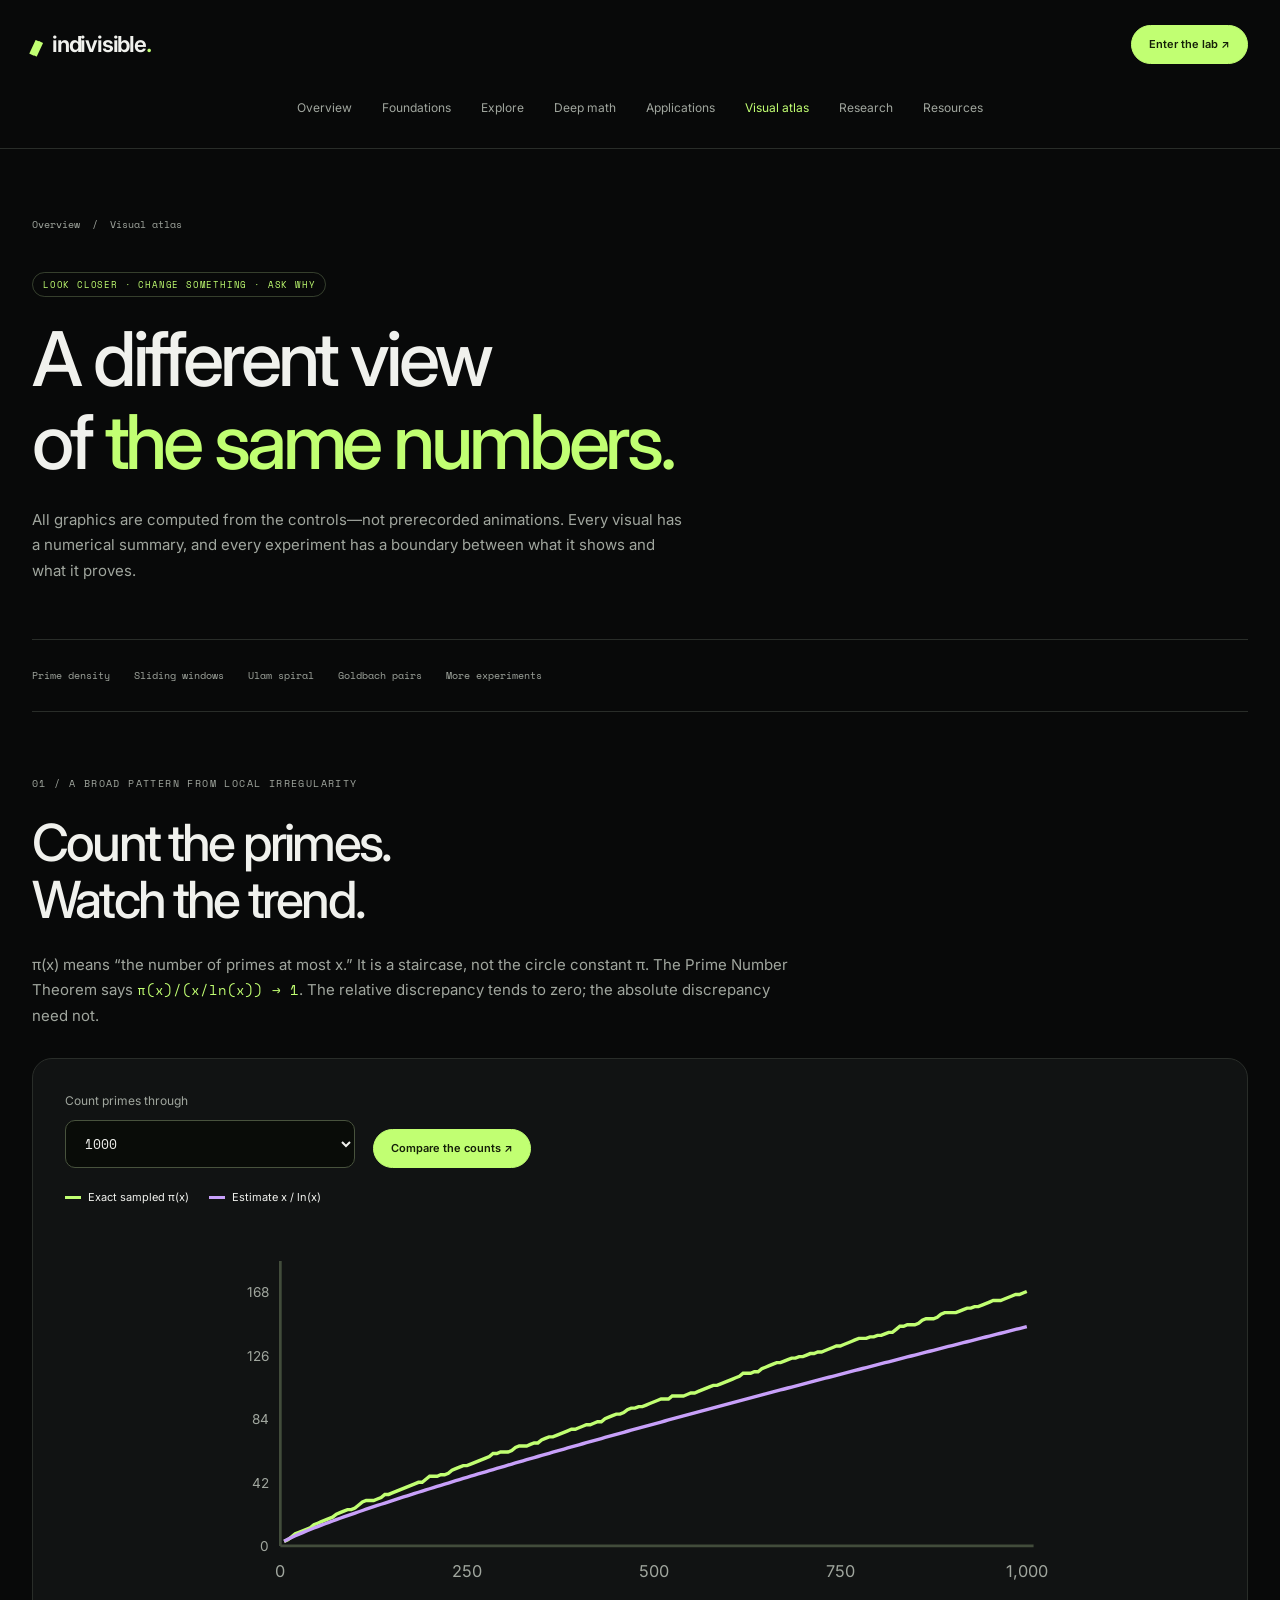
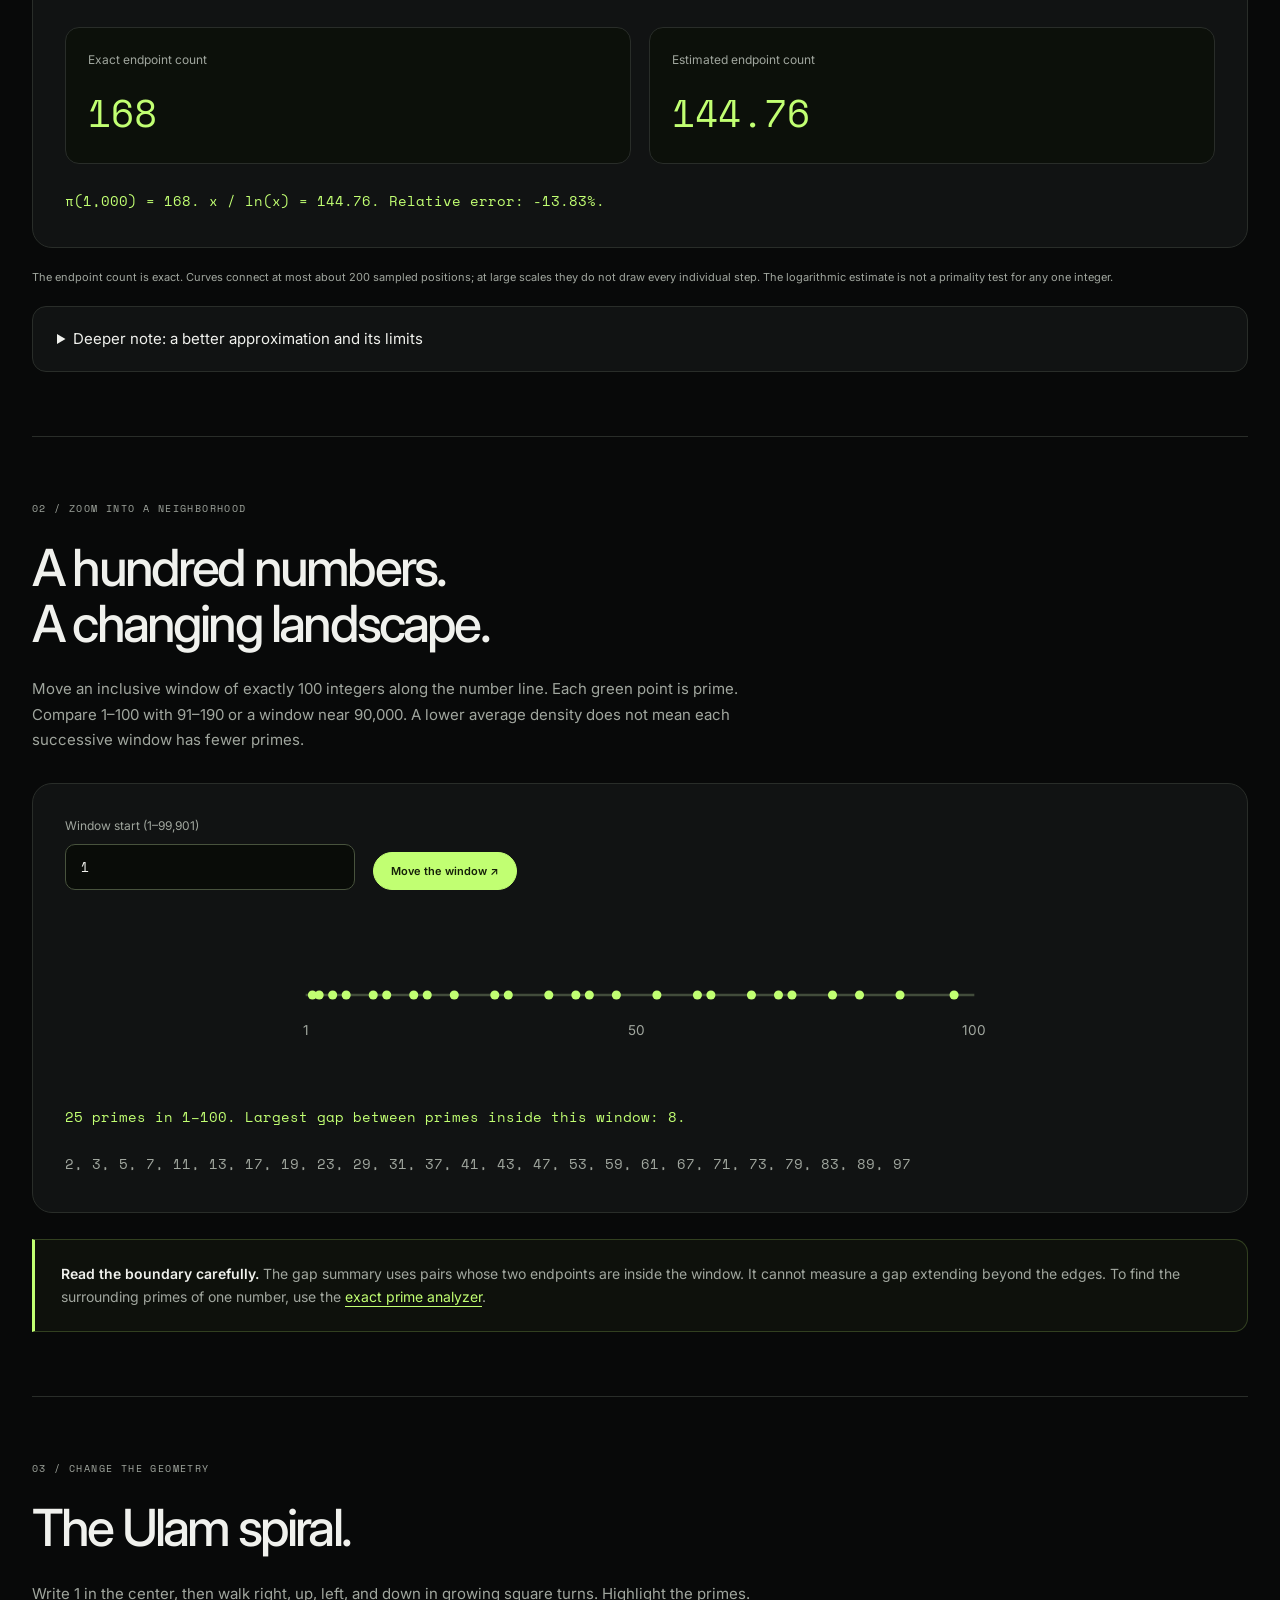
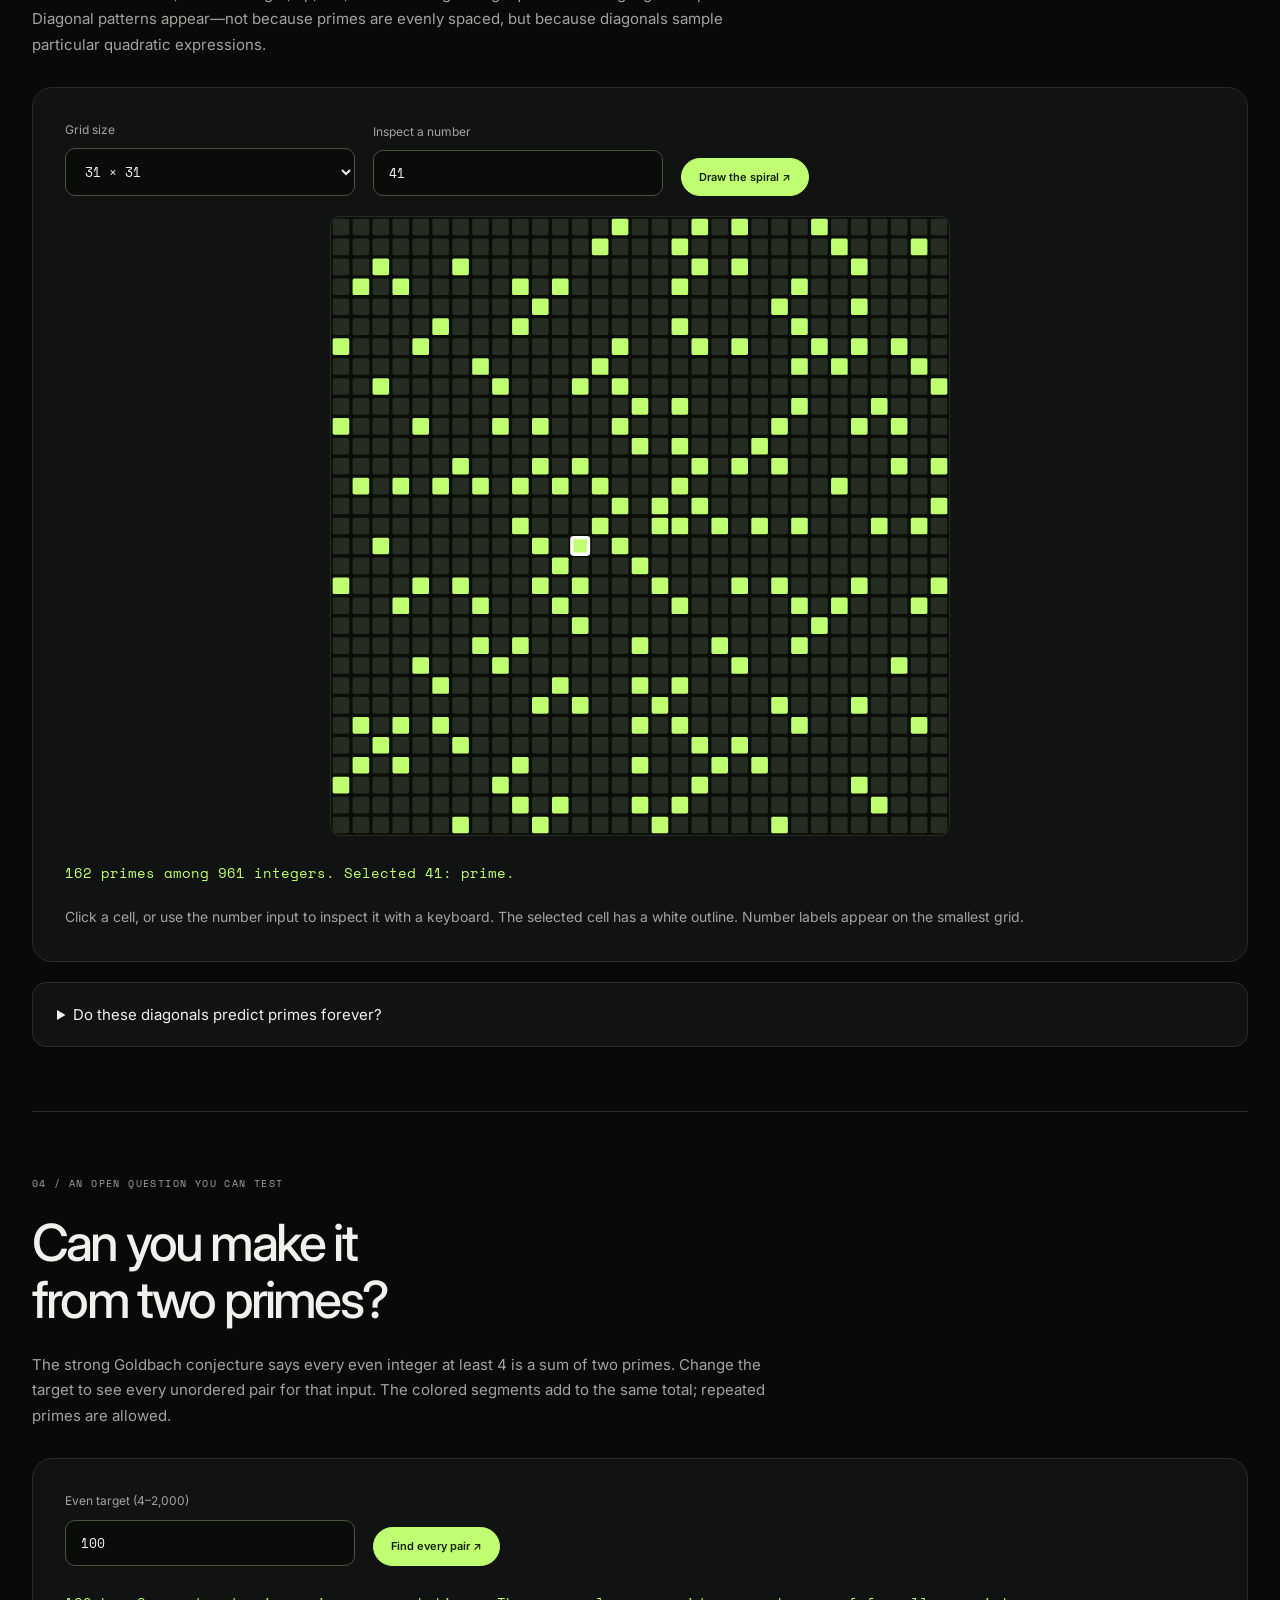
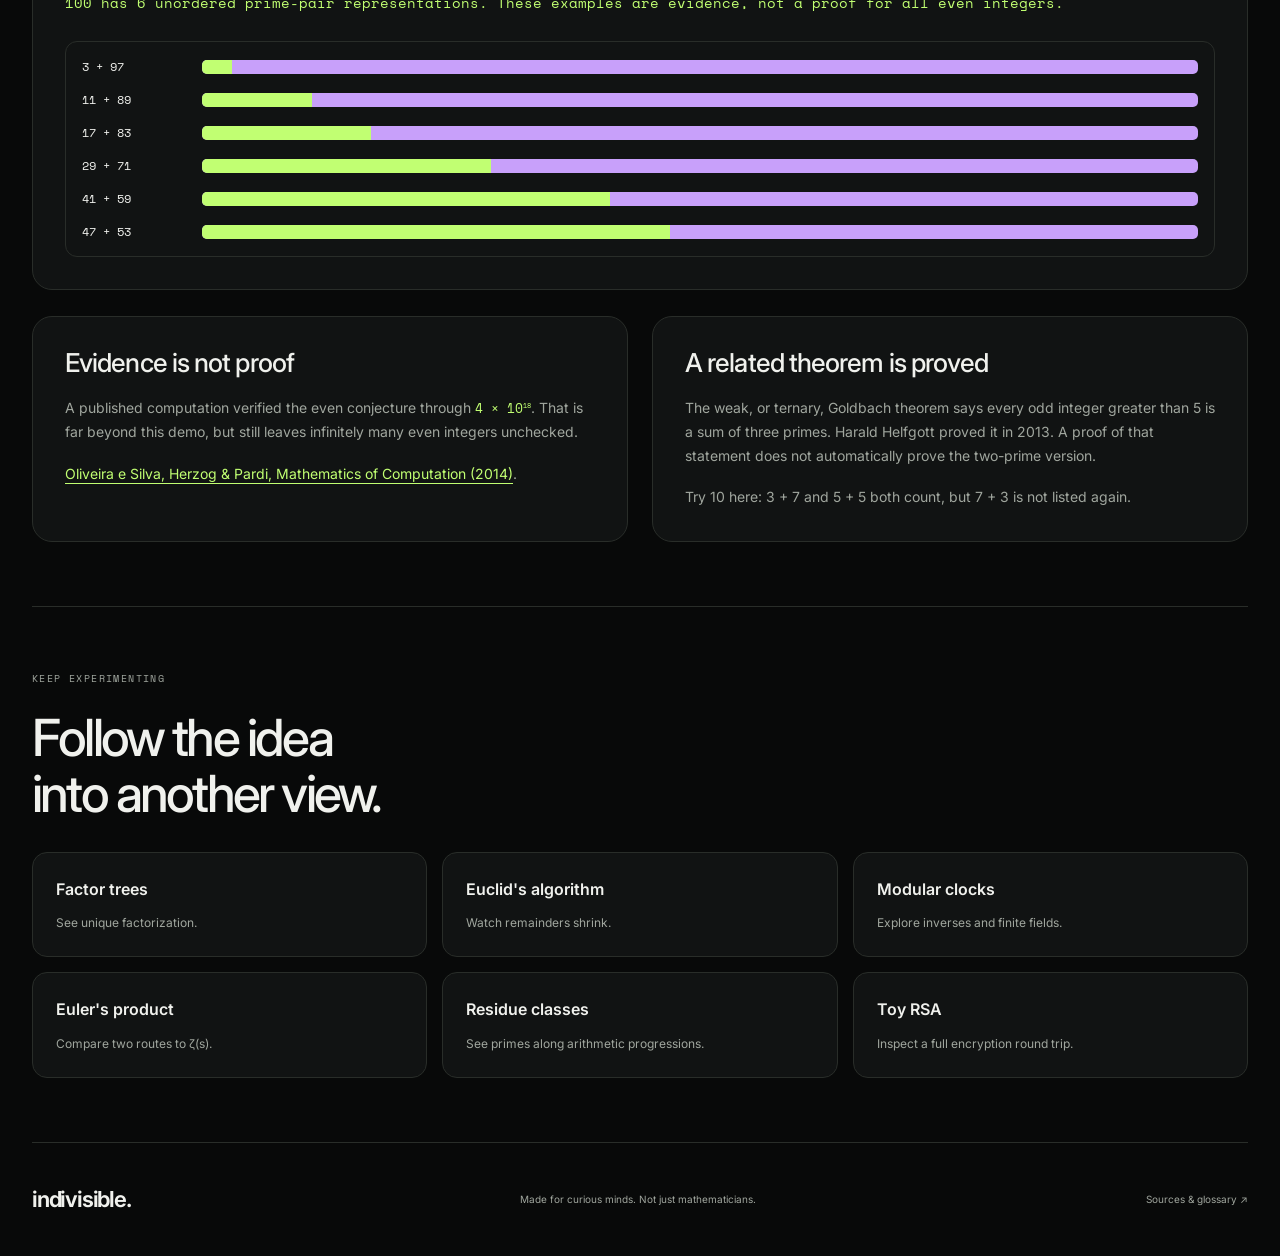
<file: docs/visuals.html>
<!DOCTYPE html>
<html lang="en">
<head>
    <meta charset="UTF-8"><meta name="viewport" content="width=device-width, initial-scale=1.0">
    <meta name="description" content="Interactive prime-number graphics: prime counting versus x/log x, sliding prime windows, Ulam spirals, and Goldbach pair decompositions.">
    <meta name="theme-color" content="#080909"><title>The Visual Atlas — Indivisible</title>
    <link rel="icon" type="image/svg+xml" href="assets/images/prism.svg"><link rel="stylesheet" href="assets/css/styles.css">
    <script src="scripts/math.js" defer></script><script src="scripts/app.js" defer></script><script src="scripts/lessons-math.js" defer></script><script src="scripts/lessons.js" defer></script>
</head>
<body>
    <a class="skip-link" href="#main">Skip to content</a>
    <header class="site-header"><a class="brand" href="index.html" aria-label="Indivisible home"><span class="brand-mark" aria-hidden="true">ıı</span> indivisible<span class="brand-dot">.</span></a><nav aria-label="Main navigation"><a href="index.html">Overview</a><a href="foundations.html">Foundations</a><a href="explore.html">Explore</a><a href="advanced.html">Deep math</a><a href="applications.html">Applications</a><a href="visuals.html" aria-current="page">Visual atlas</a><a href="research.html">Research</a><a href="resources.html">Resources</a></nav><a class="button button-small" href="playground.html">Enter the lab ↗</a></header>
    <main id="main" class="container">
        <section class="page-hero"><div class="breadcrumbs"><a href="index.html">Overview</a><span>/</span><span>Visual atlas</span></div><span class="pill">LOOK CLOSER · CHANGE SOMETHING · ASK WHY</span><h1>A different view<br>of <span class="text-lime">the same numbers.</span></h1><p>All graphics are computed from the controls—not prerecorded animations. Every visual has a numerical summary, and every experiment has a boundary between what it shows and what it proves.</p></section>
        <nav class="chapter-nav" aria-label="On this page"><a href="#density">Prime density</a><a href="#windows">Sliding windows</a><a href="#spiral">Ulam spiral</a><a href="#goldbach">Goldbach pairs</a><a href="#more-labs">More experiments</a></nav>
        <section id="density" class="content-section">
            <p class="eyebrow">01 / A broad pattern from local irregularity</p><h2>Count the primes.<br>Watch the trend.</h2><p class="lead">π(x) means “the number of primes at most x.” It is a staircase, not the circle constant π. The Prime Number Theorem says <code>π(x)/(x/ln(x)) → 1</code>. The relative discrepancy tends to zero; the absolute discrepancy need not.</p>
            <div class="panel interactive-lesson"><form id="distributionForm" class="lesson-controls" novalidate><label for="distributionLimit">Count primes through<select id="distributionLimit" name="limit"><option>100</option><option selected>1000</option><option>10000</option><option>100000</option></select></label><button class="button button-small" type="submit">Compare the counts ↗</button></form><p id="distributionFormError" class="error-message" role="alert"></p>
                <div id="distributionFormOutput"><div class="chart-legend"><span class="key-lime">Exact sampled π(x)</span><span class="key-purple">Estimate x / ln(x)</span></div><svg id="distributionSvg" class="lesson-svg" role="img" aria-label="Prime counting and its logarithmic estimate"></svg><div class="metric-row"><div class="metric-card"><span>Exact endpoint count</span><strong id="distributionActual"></strong></div><div class="metric-card"><span>Estimated endpoint count</span><strong id="distributionEstimate"></strong></div></div><p id="distributionSummary" class="lesson-summary" role="status"></p></div>
            </div>
            <p class="source-note">The endpoint count is exact. Curves connect at most about 200 sampled positions; at large scales they do not draw every individual step. The logarithmic estimate is not a primality test for any one integer.</p>
            <details><summary>Deeper note: a better approximation and its limits</summary><p>The logarithmic integral Li(x) often approximates π(x) more accurately than x/ln(x). It accumulates the changing local density by integration. The Riemann Hypothesis would tightly bound the size of the error, roughly on a square-root scale with logarithmic factors. None of this makes exact individual prime locations follow a simple periodic pattern.</p></details>
        </section>
        <section id="windows" class="content-section">
            <p class="eyebrow">02 / Zoom into a neighborhood</p><h2>A hundred numbers.<br>A changing landscape.</h2><p class="lead">Move an inclusive window of exactly 100 integers along the number line. Each green point is prime. Compare 1–100 with 91–190 or a window near 90,000. A lower average density does not mean each successive window has fewer primes.</p>
            <div class="panel interactive-lesson"><form id="windowForm" class="lesson-controls" novalidate><label for="windowStart">Window start (1–99,901)<input id="windowStart" name="start" type="number" min="1" max="99901" step="1" value="1"></label><button class="button button-small" type="submit">Move the window ↗</button></form><p id="windowFormError" class="error-message" role="alert"></p><div id="windowFormOutput"><svg id="windowSvg" class="lesson-svg window-svg" role="img" aria-label="Primes in a 100-number window"></svg><p id="windowSummary" class="lesson-summary" role="status"></p><p id="windowPrimes" class="prime-range"></p></div></div>
            <div class="callout"><strong>Read the boundary carefully.</strong> The gap summary uses pairs whose two endpoints are inside the window. It cannot measure a gap extending beyond the edges. To find the surrounding primes of one number, use the <a class="prose-link" href="playground.html#analyzer">exact prime analyzer</a>.</div>
        </section>
        <section id="spiral" class="content-section">
            <p class="eyebrow">03 / Change the geometry</p><h2>The Ulam spiral.</h2><p class="lead">Write 1 in the center, then walk right, up, left, and down in growing square turns. Highlight the primes. Diagonal patterns appear—not because primes are evenly spaced, but because diagonals sample particular quadratic expressions.</p>
            <div class="panel interactive-lesson"><form id="spiralForm" class="lesson-controls" novalidate><label for="spiralSide">Grid size<select id="spiralSide" name="side"><option value="11">11 × 11</option><option value="21">21 × 21</option><option value="31" selected>31 × 31</option><option value="41">41 × 41</option><option value="61">61 × 61</option></select></label><label for="spiralSelected">Inspect a number<input id="spiralSelected" name="selected" type="number" min="1" step="1" value="41"></label><button class="button button-small" type="submit">Draw the spiral ↗</button></form><p id="spiralFormError" class="error-message" role="alert"></p><div id="spiralFormOutput"><svg id="spiralSvg" class="lesson-svg spiral-svg" role="img" aria-label="Ulam spiral with primes highlighted"></svg><p id="spiralSummary" class="lesson-summary" role="status"></p><p class="helper-text">Click a cell, or use the number input to inspect it with a keyboard. The selected cell has a white outline. Number labels appear on the smallest grid.</p></div></div>
            <details><summary>Do these diagonals predict primes forever?</summary><p>No. A diagonal can follow a polynomial with an unusually high proportion of prime values over a finite range, but that is not a proof it contains infinitely many primes. Some diagonals have simple divisibility obstructions. Visual prominence is a clue for investigation, not a theorem.</p></details>
        </section>
        <section id="goldbach" class="content-section">
            <p class="eyebrow">04 / An open question you can test</p><h2>Can you make it<br>from two primes?</h2><p class="lead">The strong Goldbach conjecture says every even integer at least 4 is a sum of two primes. Change the target to see every unordered pair for that input. The colored segments add to the same total; repeated primes are allowed.</p>
            <div class="panel interactive-lesson"><form id="goldbachForm" class="lesson-controls" novalidate><label for="goldbachEven">Even target (4–2,000)<input id="goldbachEven" name="even" type="number" min="4" max="2000" step="2" value="100"></label><button class="button button-small" type="submit">Find every pair ↗</button></form><p id="goldbachFormError" class="error-message" role="alert"></p><div id="goldbachFormOutput"><p id="goldbachSummary" class="lesson-summary" role="status"></p><div id="goldbachPairs" class="pair-list" role="region" aria-label="All Goldbach pairs for this target" tabindex="0"></div></div></div>
            <div class="reading-grid lesson-notes"><article class="panel"><h3>Evidence is not proof</h3><p>A published computation verified the even conjecture through <code>4 × 10<sup>18</sup></code>. That is far beyond this demo, but still leaves infinitely many even integers unchecked.</p><p class="source-note"><a href="https://sweet.ua.pt/tos/bib/4.12.html">Oliveira e Silva, Herzog &amp; Pardi, Mathematics of Computation (2014)</a>.</p></article><article class="panel"><h3>A related theorem is proved</h3><p>The weak, or ternary, Goldbach theorem says every odd integer greater than 5 is a sum of three primes. Harald Helfgott proved it in 2013. A proof of that statement does not automatically prove the two-prime version.</p><p>Try 10 here: 3 + 7 and 5 + 5 both count, but 7 + 3 is not listed again.</p></article></div>
        </section>
        <section id="more-labs" class="content-section"><p class="eyebrow">Keep experimenting</p><h2>Follow the idea<br>into another view.</h2><div class="topic-grid"><a class="topic-card" href="foundations.html#factorization"><strong>Factor trees</strong><span>See unique factorization.</span></a><a class="topic-card" href="foundations.html#euclid"><strong>Euclid's algorithm</strong><span>Watch remainders shrink.</span></a><a class="topic-card" href="advanced.html#clock-lab"><strong>Modular clocks</strong><span>Explore inverses and finite fields.</span></a><a class="topic-card" href="advanced.html#zeta-lab"><strong>Euler's product</strong><span>Compare two routes to ζ(s).</span></a><a class="topic-card" href="advanced.html#progressions"><strong>Residue classes</strong><span>See primes along arithmetic progressions.</span></a><a class="topic-card" href="applications.html#rsa"><strong>Toy RSA</strong><span>Inspect a full encryption round trip.</span></a></div></section>
        <noscript><p class="callout">These computed graphics require JavaScript. The hypotheses, limitations, and worked examples remain available without it.</p></noscript>
    </main>
    <footer class="site-footer container"><a class="brand" href="index.html">indivisible.</a><p>Made for curious minds. Not just mathematicians.</p><a href="resources.html">Sources &amp; glossary ↗</a></footer>
</body>
</html>
</file>
<file: styles.css>
@import url('https://fonts.googleapis.com/css2?family=Inter:wght@400;450;500;550;600;650;700;750;800&family=Space+Mono:wght@400;700&display=swap');

:root { color-scheme: dark; --bg: #080909; --surface: #111313; --surface-high: #191c1b; --line: #292d29; --text: #f0f1ed; --muted: #a0a69e; --lime: #c1ff72; --purple: #c8a0fa; --cyan: #99e3e1; --font: 'Inter', Arial, sans-serif; --mono: 'Space Mono', monospace; }
* { box-sizing: border-box; }
html { scroll-behavior: smooth; scroll-padding-top: 120px; }
body { margin: 0; background: var(--bg); color: var(--text); font-family: var(--font); font-size: 15px; line-height: 1.7; -webkit-font-smoothing: antialiased; }
a { color: inherit; text-decoration: none; }
button, input, select { font: inherit; }
button, select { cursor: pointer; }
button:disabled { cursor: wait; opacity: .55; }
button { color: inherit; }
button, a, input, select, summary { -webkit-tap-highlight-color: transparent; }
:focus-visible { outline: 2px solid var(--lime); outline-offset: 5px; }
::selection { background: var(--lime); color: var(--bg); }
[hidden] { display: none !important; }
h1, h2, h3, h4, p { margin: 0; }
h1, h2, h3 { font-weight: 500; letter-spacing: -.055em; line-height: 1.1; }
h1 { font-size: clamp(48px, 5.9vw, 86px); }
h2 { font-size: clamp(32px, 4vw, 54px); }
h3 { font-size: 26px; letter-spacing: -.035em; }
h4 { font-size: 18px; }
p { color: var(--muted); }
sup { font-size: .55em; }
code, .mono { font-family: var(--mono); }
code { color: var(--lime); font-size: .9em; overflow-wrap: anywhere; }
strong { color: var(--text); font-weight: 600; }
.container { width: min(1280px, calc(100% - 96px)); margin-inline: auto; }
.section { padding-block: 85px; }
.text-lime { color: var(--lime); }
.muted { color: var(--muted); }
.eyebrow { font: 10px/1.6 var(--mono); letter-spacing: .14em; text-transform: uppercase; color: var(--muted); margin-bottom: 22px; }
.status-dot { display: inline-block; width: 7px; height: 7px; background: var(--lime); border-radius: 50%; margin-right: 9px; box-shadow: 0 0 12px #c1ff7250; }
.skip-link { position: fixed; left: 20px; top: -80px; z-index: 100; background: var(--lime); color: var(--bg); padding: 10px 20px; border-radius: 10px; }
.skip-link:focus { top: 10px; }
.site-header { min-height: 94px; width: min(1440px, 100%); padding: 20px 48px; margin: auto; display: flex; gap: 32px; align-items: center; justify-content: space-between; border-bottom: 1px solid var(--line); }
.brand { display: inline-flex; align-items: center; flex-shrink: 0; font-size: 22px; font-weight: 650; letter-spacing: -.055em; }
.brand-mark { font-size: 29px; letter-spacing: -5px; font-weight: 800; transform: rotate(25deg); margin-right: 14px; color: var(--lime); }
.brand-dot { color: var(--lime); }
.site-header nav { display: flex; gap: 25px; font-size: 12px; align-items: center; }
.site-header nav a { color: var(--muted); padding-block: 9px; white-space: nowrap; transition: color .2s; }
.site-header nav a:hover, .site-header nav a[aria-current] { color: var(--lime); }
.button { display: inline-flex; justify-content: center; align-items: center; gap: 24px; padding: 14px 23px; border: 1px solid var(--lime); border-radius: 100px; background: var(--lime); color: #152008; font-size: 13px; font-weight: 600; line-height: 1.5; transition: background .2s, transform .2s; }
.button:hover { background: #d7ffa6; transform: translateY(-2px); }
.button-small { padding: 10px 17px; font-size: 11px; white-space: nowrap; }
.button-ghost { background: transparent; color: var(--text); border-color: #41473e; }
.button-ghost:hover { background: #20271c; }
.button-row { display: flex; flex-wrap: wrap; gap: 14px; margin-top: 30px; }
.text-link { color: var(--lime); font-size: 13px; display: inline-block; border-bottom: 1px solid #c1ff7250; padding-bottom: 4px; }
.text-link:hover { border-color: var(--lime); }
.hero { display: grid; grid-template-columns: 1.05fr 1fr; align-items: center; min-height: 705px; padding-block: 62px 68px; position: relative; }
.hero-copy { position: relative; z-index: 1; }
.hero h1 { margin-bottom: 30px; }
.hero-description { font-size: 14px; line-height: 1.85; }
.hero-caption { display: flex; align-items: center; gap: 12px; font-size: 11px; color: var(--muted); margin-top: 39px; }
.mini-orbit { font-size: 25px; color: var(--lime); }
.hero-art { position: relative; min-width: 0; height: 570px; overflow: clip; background: radial-gradient(ellipse at 55% 48%, #648c1820, transparent 57%); }
.prism { width: 110%; height: 100%; position: absolute; top: 0; left: -5%; object-fit: contain; animation: float 9s ease-in-out infinite; }
.orbital { position: absolute; width: 92%; height: 58%; border: 1px solid #73836425; border-radius: 50%; left: 6%; top: 22%; transform: rotate(-36deg); }
.orbital-two { transform: rotate(42deg); width: 80%; left: 14%; }
.art-coordinate { position: absolute; font: 8px var(--mono); letter-spacing: .15em; color: #8a9586; }
.coordinate-top { top: 3%; right: 0; }
.coordinate-bottom { bottom: 0; left: 22%; }
.floating-number { position: absolute; width: 47px; height: 47px; border: 1px solid #7b8b6e60; border-radius: 14px; display: grid; place-items: center; font: 17px var(--mono); backdrop-filter: blur(12px); box-shadow: inset 0 0 20px #b9ff7710; }
.number-two { top: 15%; left: 8%; color: var(--lime); transform: rotate(-12deg); }
.number-three { right: 1%; top: 50%; color: var(--cyan); transform: rotate(13deg); }
.number-five { bottom: 9%; left: 15%; color: var(--purple); transform: rotate(8deg); }
.art-tag { position: absolute; bottom: 14%; right: 2%; border: 1px solid #86947e50; border-radius: 20px; background: #1b2319b0; padding: 7px 13px; font-size: 9px; backdrop-filter: blur(12px); }
@keyframes float { 50% { transform: translateY(-14px) rotate(2deg); } }
.ticker { border-block: 1px solid var(--line); background: #101210; overflow: hidden; }
.ticker-inner { display: flex; align-items: center; justify-content: space-between; gap: 32px; padding-block: 19px; white-space: nowrap; font: 9px var(--mono); letter-spacing: .08em; }
.asterisk { color: var(--lime); font-size: 22px; }
.section-heading { display: flex; justify-content: space-between; align-items: flex-end; gap: 35px; margin-bottom: 40px; }
.section-heading > p { font-size: 13px; max-width: 390px; }
.level-grid { display: grid; grid-template-columns: repeat(3, 1fr); gap: 20px; }
.level-card { padding: 28px; border: 1px solid var(--line); border-radius: 20px; background: linear-gradient(150deg, #161a14, #0f110f 70%); display: flex; flex-direction: column; transition: transform .25s, border-color .25s; }
.level-card:hover { transform: translateY(-7px); border-color: var(--lime); }
.level-purple { background: linear-gradient(150deg, #1b1722, #101012 70%); }
.level-purple:hover { border-color: var(--purple); }
.level-cyan { background: linear-gradient(150deg, #142022, #101213 70%); }
.level-cyan:hover { border-color: var(--cyan); }
.card-top, .card-footer { display: flex; justify-content: space-between; align-items: center; gap: 10px; }
.pill { display: inline-flex; padding: 5px 10px; border: 1px solid #71845c70; border-radius: 30px; font: 9px var(--mono); color: var(--lime); letter-spacing: .09em; }
.level-purple .pill { color: var(--purple); border-color: #8668a580; }
.level-cyan .pill { color: var(--cyan); border-color: #578b8a80; }
.card-arrow { font-size: 23px; color: var(--muted); }
.level-symbol { height: 158px; display: flex; justify-content: center; align-items: center; font: 70px var(--mono); letter-spacing: -.1em; color: var(--lime); text-shadow: 0 8px 40px #bcff6940; }
.level-symbol span { color: #46553b; transform: translateY(-8px) rotate(-14deg); }
.level-cyan .level-symbol { color: var(--cyan); text-shadow: 0 8px 40px #99e3e140; }
.level-cyan .level-symbol span { color: #43625f; margin-left: 12px; }
.symbol-rings { position: relative; }
.symbol-rings i { position: absolute; border: 12px solid #c5a0eb; width: 100px; height: 100px; border-radius: 50%; transform: rotateX(57deg) rotateY(-15deg); box-shadow: 0 8px 0 #594773; }
.symbol-rings i:nth-child(2) { top: 36px; left: calc(50% - 20px); border-color: #8a70a6; }
.symbol-rings i:nth-child(3) { top: 20px; left: calc(50% - 77px); border-color: #e0c0ff; }
.level-card .eyebrow { font-size: 8px; margin-bottom: 12px; }
.level-card h3 { margin-bottom: 16px; }
.level-card p:not(.eyebrow) { font-size: 12px; line-height: 1.9; }
.card-footer { border-top: 1px solid var(--line); margin-top: auto; padding-top: 22px; font: 8px/1.8 var(--mono); color: var(--muted); }
.level-card > div:nth-last-child(2) { padding-bottom: 27px; }
.feature-panel { border: 1px solid #3b4930; border-radius: 25px; padding: 64px; background: radial-gradient(ellipse at 90% 70%, #52732625, transparent 65%), #11150f; display: grid; grid-template-columns: 1.15fr 1fr; gap: 90px; align-items: center; }
.feature-panel h2 { margin-bottom: 24px; }
.feature-panel p:not(.eyebrow) { max-width: 415px; font-size: 13px; margin-bottom: 28px; }
.preview-grid { display: grid; grid-template-columns: repeat(5, 1fr); gap: 9px; transform: rotate(-7deg); }
.preview-grid span { aspect-ratio: 1; display: grid; place-items: center; border: 1px solid #35412f; border-radius: 11px; color: #687361; background: #182014; font-family: var(--mono); font-size: 16px; }
.preview-grid .lit { background: var(--lime); color: #243217; border-color: var(--lime); box-shadow: 0 0 24px #c1ff7218; }
.record-teaser { text-align: center; padding-block: 65px 115px; }
.record-equation { font: clamp(40px, 6.2vw, 78px) var(--mono); color: var(--lime); letter-spacing: -.06em; margin-block: 35px 20px; }
.record-equation sup { vertical-align: super; }
.record-teaser p:not(.eyebrow) { font-size: 13px; margin-bottom: 24px; }
.journey-end { border-block: 1px solid var(--line); padding-block: 42px; display: flex; justify-content: space-between; align-items: center; gap: 20px; }
.journey-end .eyebrow { margin: 0; }
.journey-end > a { font-size: clamp(26px, 4vw, 50px); letter-spacing: -.05em; }
.journey-end > a span { color: var(--lime); margin-left: 30px; }
.site-footer { display: flex; justify-content: space-between; align-items: center; padding-block: 38px; gap: 25px; }
.site-footer p, .site-footer > a:last-child { font-size: 10px; color: var(--muted); }

/* Learning pages share a quiet reading surface around the interactive elements. */
.page-hero { padding-block: 68px 56px; border-bottom: 1px solid var(--line); position: relative; }
.breadcrumbs { color: var(--muted); font: 10px var(--mono); margin-bottom: 38px; display: flex; gap: 12px; flex-wrap: wrap; }
.breadcrumbs a:hover { color: var(--lime); }
.page-hero .pill { margin-bottom: 20px; }
.page-hero h1 { max-width: 950px; margin-bottom: 24px; }
.page-hero > p:not(.eyebrow) { max-width: 650px; font-size: 15px; }
.chapter-nav { display: flex; gap: 24px; overflow-x: auto; padding-block: 24px; font: 10px var(--mono); color: var(--muted); border-bottom: 1px solid var(--line); }
.chapter-nav a { white-space: nowrap; padding: 4px 0; }
.chapter-nav a:hover { color: var(--lime); }
.content-section { padding-block: 64px; border-bottom: 1px solid var(--line); }
.content-section > h2 { margin-bottom: 25px; }
.lead { max-width: 760px; margin-bottom: 30px; }
.reading-grid { display: grid; grid-template-columns: repeat(2, minmax(0, 1fr)); gap: 24px; }
.reading-grid.three { grid-template-columns: repeat(3, minmax(0, 1fr)); }
.panel { background: var(--surface); padding: 32px; border: 1px solid var(--line); border-radius: 20px; min-width: 0; }
.panel h3, .panel h4 { margin-bottom: 18px; }
.panel p + p { margin-top: 18px; }
.panel p, .panel li { font-size: 14px; }
.panel .big-number { font: 52px var(--mono); color: var(--lime); margin-bottom: 20px; }
.panel ul, .panel ol { color: var(--muted); padding-left: 20px; }
.panel li + li { margin-top: 12px; }
.callout { background: #c1ff7209; border: 1px solid #c1ff7233; border-left: 3px solid var(--lime); border-radius: 0 14px 14px 0; padding: 22px 26px; margin-top: 26px; color: var(--muted); font-size: 14px; }
.callout.purple { border-color: #c8a0fa44; border-left-color: var(--purple); background: #c8a0fa08; }
.formula { font: clamp(18px, 2.3vw, 30px)/1.9 var(--mono); color: var(--lime); padding: 22px 0; overflow-wrap: anywhere; }
.source-note { font-size: 11px; color: var(--muted); margin-block: 20px; }
.source-note a, .prose-link { color: var(--lime); text-decoration: underline; text-underline-offset: 4px; }
.timeline { margin-top: 40px; }
.timeline-item { display: grid; grid-template-columns: 170px 1fr; gap: 42px; position: relative; padding-bottom: 36px; }
.timeline-item time { font: 12px var(--mono); color: var(--lime); padding-top: 6px; }
.timeline-item > div { border-left: 1px solid var(--line); padding-left: 32px; padding-bottom: 10px; position: relative; }
.timeline-item > div::before { content: ''; position: absolute; width: 9px; height: 9px; border-radius: 50%; background: var(--lime); left: -5px; top: 8px; }
.timeline-item h3 { font-size: 23px; margin-bottom: 12px; }
.timeline-item p { max-width: 720px; font-size: 14px; }
.table-scroll { overflow-x: auto; border: 1px solid var(--line); border-radius: 16px; }
table { width: 100%; border-collapse: collapse; text-align: left; font-size: 13px; }
caption { text-align: left; padding: 18px 22px; color: var(--muted); font-size: 11px; }
th, td { padding: 20px 22px; border-bottom: 1px solid var(--line); white-space: nowrap; }
th { font: 10px var(--mono); text-transform: uppercase; color: var(--muted); background: var(--surface); }
tbody tr:last-child td { border-bottom: 0; }
tbody tr:first-child { background: #c1ff7208; }
.tabs { display: flex; gap: 10px; overflow-x: auto; margin-bottom: 22px; padding: 5px; }
[role="tab"] { border: 1px solid var(--line); border-radius: 40px; background: transparent; padding: 12px 22px; color: var(--muted); white-space: nowrap; font-size: 12px; }
[role="tab"][aria-selected="true"] { background: var(--lime); color: #17210e; border-color: var(--lime); }
.algorithm-meta { display: flex; gap: 10px; flex-wrap: wrap; margin-bottom: 25px; }
.algorithm-meta .pill { color: var(--cyan); border-color: #99e3e140; }
.details-list { display: grid; gap: 12px; margin-top: 25px; }
details { border: 1px solid var(--line); border-radius: 14px; background: var(--surface); padding: 19px 24px; }
summary { cursor: pointer; color: var(--text); }
details[open] summary { color: var(--lime); margin-bottom: 18px; }
.prime-range { font: 12px/2.2 var(--mono); color: var(--muted); }
.next-chapter { display: flex; justify-content: space-between; flex-wrap: wrap; gap: 20px; align-items: center; padding-block: 45px; }
.glossary { display: grid; grid-template-columns: repeat(2, minmax(0, 1fr)); gap: 20px; margin: 0; }
.glossary > div { border-bottom: 1px solid var(--line); padding: 22px 0; }
dt { font-size: 19px; color: var(--lime); margin-bottom: 10px; }
dd { margin: 0; color: var(--muted); font-size: 14px; }
.source-list { list-style: none; padding: 0; }
.source-list li { padding: 20px 0; border-bottom: 1px solid var(--line); }
.source-list a { color: var(--lime); }
.source-list p { font-size: 13px; margin-top: 5px; }
.lab-toolbar { display: flex; justify-content: space-between; align-items: flex-start; gap: 25px; flex-wrap: wrap; margin-bottom: 25px; }
.lab-toolbar h2 { font-size: 32px; margin-bottom: 12px; }
.lab-toolbar p { font-size: 13px; }
.lab-controls { display: flex; align-items: center; gap: 10px; flex-wrap: wrap; }
.lab-controls label { font-size: 11px; color: var(--muted); }
select { background: var(--surface); color: var(--text); border: 1px solid var(--line); border-radius: 30px; padding: 10px; font-size: 12px; }
.sieve-layout { display: grid; grid-template-columns: 1.7fr 1fr; gap: 30px; }
.sieve-grid { display: grid; grid-template-columns: repeat(10, minmax(0, 1fr)); gap: 7px; }
.number-cell { aspect-ratio: 1; display: grid; place-items: center; font: 13px var(--mono); border: 1px solid #32382e; border-radius: 9px; background: #151914; color: #c1c8ba; transition: background .2s, color .2s, transform .2s; }
.number-cell.prime { background: var(--lime); color: #192610; border-color: var(--lime); }
.number-cell.composite { color: #858b80; background: #0c0e0b; text-decoration: line-through; border-color: #232720; }
.number-cell.unit { border-style: dashed; color: var(--purple); }
.number-cell.current { border-color: var(--cyan); background: #224b43; transform: scale(1.08); color: #fff; }
.legend { display: flex; gap: 18px; flex-wrap: wrap; margin-top: 18px; font-size: 10px; color: var(--muted); }
.legend span::before { content: ''; display: inline-block; width: 8px; height: 8px; border-radius: 2px; margin-right: 7px; background: var(--lime); }
.legend .composite-key::before { background: #555e4d; }
.legend .unit-key::before { background: var(--purple); }
.sieve-status { background: #0c0f0b; border: 1px solid var(--line); border-radius: 14px; padding: 24px; }
.sieve-status .eyebrow { color: var(--lime); margin-bottom: 15px; }
#statusText { min-height: 100px; font-size: 13px; }
.count-line { border-top: 1px solid var(--line); padding-top: 22px; margin-top: 20px; font-size: 12px; }
#primeCount { color: var(--lime); font-family: var(--mono); }
#primeList { display: flex; flex-wrap: wrap; gap: 6px; margin-top: 18px; }
#primeList span { padding: 4px 7px; border-radius: 5px; background: #c1ff7210; color: var(--lime); font: 11px var(--mono); }
.analyzer-section { margin-top: 38px; }
.input-label { display: block; margin-bottom: 10px; font-size: 12px; color: var(--text); }
.input-row { display: flex; gap: 12px; margin-bottom: 12px; }
.input-row input { min-width: 0; flex: 1; border: 1px solid #48533d; background: #090c08; border-radius: 12px; padding: 15px 18px; color: var(--text); font: 15px var(--mono); }
.input-row input[aria-invalid="true"] { border-color: #ffab9c; }
.helper-text { font-size: 11px; }
.examples { margin-block: 17px 25px; display: flex; flex-wrap: wrap; align-items: center; gap: 10px; font-size: 11px; color: var(--muted); }
.examples button { border: 1px solid var(--line); background: transparent; border-radius: 20px; color: var(--lime); padding: 4px 12px; font-size: 11px; }
.error-message { color: #ffab9c; font-size: 13px; }
.analysis-feedback { margin-top: 20px; font-size: 13px; color: var(--lime); }
.analysis-heading { margin-bottom: 20px; overflow-wrap: anywhere; }
.analysis-heading h3 { color: var(--lime); margin-bottom: 9px; }
.divisor-toolbar { display: flex; justify-content: space-between; align-items: center; gap: 20px; margin-block: 28px 15px; }
.divisor-toolbar h4 { font-size: 14px; }
.prime-neighbors { border-block: 1px solid var(--line); padding-bottom: 24px; margin-top: 28px; }
.neighbor-grid { display: grid; grid-template-columns: repeat(3, minmax(0, 1fr)); gap: 12px; }
.neighbor-card { border: 1px solid #38432e; background: #0d120b; border-radius: 14px; padding: 22px 18px; min-width: 0; }
.neighbor-card .eyebrow { display: block; margin-bottom: 14px; font-size: 9px; }
.neighbor-card strong { display: block; color: var(--lime); font: clamp(14px, 1.65vw, 23px)/1.6 var(--mono); overflow-wrap: anywhere; }
.neighbor-card p { margin-top: 12px; font-size: 11px; overflow-wrap: anywhere; }
.neighbor-input { background: #c1ff7210; border-color: #c1ff7244; }
.neighbor-input strong { color: var(--text); }
.neighbor-span { padding-top: 20px; }
.neighbor-span > span { display: block; color: var(--muted); font-size: 12px; }
.neighbor-span strong { display: block; color: var(--lime); font: 14px/1.8 var(--mono); margin-top: 6px; overflow-wrap: anywhere; }
.neighbor-span p, #neighborLimitNote { font-size: 11px; margin-top: 10px; }
.divisor-list { display: flex; flex-wrap: wrap; gap: 8px; max-height: 260px; overflow-y: auto; border: 1px solid var(--line); border-radius: 12px; padding: 15px; overscroll-behavior: contain; }
.divisor-list button { border: 1px solid #38432e; background: #151c11; color: var(--text); border-radius: 7px; padding: 7px 11px; font: 12px var(--mono); }
.divisor-list button:hover, .divisor-list button[aria-pressed="true"] { background: var(--lime); color: #13220a; }
#factorPair { margin-top: 17px; color: var(--lime); font: 13px/1.8 var(--mono); overflow-wrap: anywhere; min-height: 26px; }
.wave-visual { height: 95px; display: flex; align-items: center; justify-content: center; gap: 7px; margin: 25px 0; }
.wave-visual i { height: var(--height); width: 5px; border-radius: 4px; background: linear-gradient(var(--purple), #674793); }
.clock-visual { border: 1px solid #758957; border-radius: 50%; width: 115px; height: 115px; margin: 25px auto; position: relative; display: grid; place-items: center; font: 30px var(--mono); color: var(--lime); background: radial-gradient(#c1ff7210, transparent); }
.clock-visual::after { content: 'mod 7'; font: 9px var(--mono); position: absolute; bottom: 16px; color: var(--muted); }
@media (min-width: 1500px) { .hero { min-height: 770px; } .hero-art { height: 620px; } }
@media (max-width: 1100px) {
    .container { width: calc(100% - 64px); }
    .site-header { padding-inline: 32px; gap: 20px; flex-wrap: wrap; }
    .site-header nav { order: 3; width: 100%; justify-content: center; gap: 30px; }
    .hero { min-height: 630px; }
    .hero-art { height: 470px; }
    .level-card { padding: 23px; }
    .feature-panel { padding: 40px; gap: 45px; }
    .ticker-inner { justify-content: flex-start; }
    .sieve-layout { grid-template-columns: 1.5fr 1fr; gap: 20px; }
    .number-cell { font-size: 11px; }
}
@media (max-width: 760px) {
    .container { width: calc(100% - 40px); }
    .site-header { padding: 17px 20px 12px; gap: 15px; }
    .site-header nav { overflow-x: auto; justify-content: flex-start; gap: 24px; min-width: 0; scrollbar-width: thin; scrollbar-color: #3a4530 transparent; }
    .brand { font-size: 21px; }
    .hero { grid-template-columns: 1fr; padding-top: 48px; padding-bottom: 28px; }
    .hero h1 { font-size: clamp(45px, 10vw, 74px); }
    .hero-description { font-size: 13px; }
    .hero-art { height: 420px; width: 100%; max-width: 470px; margin: 35px auto 0; }
    .hero-caption { margin-top: 25px; }
    .art-tag { right: 2%; }
    .coordinate-top { right: 5%; }
    .section { padding-block: 50px; }
    .section-heading { flex-direction: column; align-items: flex-start; gap: 20px; }
    .level-grid { grid-template-columns: 1fr; }
    .level-card { padding: 28px; }
    .level-symbol { height: 140px; }
    .level-card p:not(.eyebrow) { font-size: 14px; }
    .card-footer { font-size: 9px; }
    .feature-panel { grid-template-columns: 1fr; gap: 55px; padding: 32px 25px 45px; }
    .preview-grid { max-width: 320px; width: 90%; margin: auto; }
    .record-teaser { padding-block: 45px 70px; }
    .record-equation { font-size: clamp(29px, 8vw, 50px); }
    .journey-end, .site-footer { flex-wrap: wrap; }
    .site-footer { gap: 18px; }
    .site-footer p { order: 3; width: 100%; }
    .page-hero { padding-block: 40px; }
    .page-hero h1 { font-size: 46px; }
    .content-section { padding-block: 42px; }
    .reading-grid, .reading-grid.three, .glossary { grid-template-columns: 1fr; }
    .panel { padding: 23px; }
    .timeline-item { grid-template-columns: 1fr; gap: 14px; padding-bottom: 30px; }
    .timeline-item > div { padding-left: 23px; }
    .sieve-layout { grid-template-columns: 1fr; }
    .sieve-grid { gap: 4px; }
    .number-cell { border-radius: 5px; font-size: 11px; }
    #statusText { min-height: 65px; }
    .input-row { flex-direction: column; }
    .input-row input { width: 100%; font-size: 13px; }
    .divisor-toolbar { align-items: flex-start; flex-direction: column; gap: 8px; }
    .neighbor-grid { grid-template-columns: 1fr; }
    .neighbor-card strong { font-size: 19px; }
    .desktop-break { display: none; }
}
@media (max-width: 380px) { .hero h1 { font-size: 41px; } .hero-art { height: 335px; } .number-cell { font-size: 9px; } .panel { padding: 17px; } .button { padding-inline: 18px; } .page-hero h1 { font-size: 39px; } }
@media (prefers-reduced-motion: reduce) { html { scroll-behavior: auto; } *, *::before, *::after { animation: none !important; transition: none !important; } }
</file>
<file: docs/assets/css/styles.css>
@import url('https://fonts.googleapis.com/css2?family=Inter:wght@400;450;500;550;600;650;700;750;800&family=Space+Mono:wght@400;700&display=swap');

:root { color-scheme: dark; --bg: #080909; --surface: #111313; --surface-high: #191c1b; --line: #292d29; --text: #f0f1ed; --muted: #a0a69e; --lime: #c1ff72; --purple: #c8a0fa; --cyan: #99e3e1; --font: 'Inter', Arial, sans-serif; --mono: 'Space Mono', monospace; }
* { box-sizing: border-box; }
html { scroll-behavior: smooth; scroll-padding-top: 120px; }
body { margin: 0; background: var(--bg); color: var(--text); font-family: var(--font); font-size: 15px; line-height: 1.7; -webkit-font-smoothing: antialiased; }
a { color: inherit; text-decoration: none; }
button, input, select { font: inherit; }
button, select { cursor: pointer; }
button:disabled { cursor: wait; opacity: .55; }
button { color: inherit; }
button, a, input, select, summary { -webkit-tap-highlight-color: transparent; }
:focus-visible { outline: 2px solid var(--lime); outline-offset: 5px; }
::selection { background: var(--lime); color: var(--bg); }
[hidden] { display: none !important; }
h1, h2, h3, h4, p { margin: 0; }
h1, h2, h3 { font-weight: 500; letter-spacing: -.055em; line-height: 1.1; }
h1 { font-size: clamp(48px, 5.9vw, 86px); }
h2 { font-size: clamp(32px, 4vw, 54px); }
h3 { font-size: 26px; letter-spacing: -.035em; }
h4 { font-size: 18px; }
p { color: var(--muted); }
sup { font-size: .55em; }
code, .mono { font-family: var(--mono); }
code { color: var(--lime); font-size: .9em; overflow-wrap: anywhere; }
strong { color: var(--text); font-weight: 600; }
.container { width: min(1280px, calc(100% - 96px)); margin-inline: auto; }
.section { padding-block: 85px; }
.text-lime { color: var(--lime); }
.muted { color: var(--muted); }
.eyebrow { font: 10px/1.6 var(--mono); letter-spacing: .14em; text-transform: uppercase; color: var(--muted); margin-bottom: 22px; }
.status-dot { display: inline-block; width: 7px; height: 7px; background: var(--lime); border-radius: 50%; margin-right: 9px; box-shadow: 0 0 12px #c1ff7250; }
.skip-link { position: fixed; left: 20px; top: -80px; z-index: 100; background: var(--lime); color: var(--bg); padding: 10px 20px; border-radius: 10px; }
.skip-link:focus { top: 10px; }
.site-header { min-height: 94px; width: min(1440px, 100%); padding: 20px 48px; margin: auto; display: flex; gap: 32px; align-items: center; justify-content: space-between; border-bottom: 1px solid var(--line); }
.brand { display: inline-flex; align-items: center; flex-shrink: 0; font-size: 22px; font-weight: 650; letter-spacing: -.055em; }
.brand-mark { font-size: 29px; letter-spacing: -5px; font-weight: 800; transform: rotate(25deg); margin-right: 14px; color: var(--lime); }
.brand-dot { color: var(--lime); }
.site-header nav { display: flex; gap: 25px; font-size: 12px; align-items: center; }
.site-header nav a { color: var(--muted); padding-block: 9px; white-space: nowrap; transition: color .2s; }
.site-header nav a:hover, .site-header nav a[aria-current] { color: var(--lime); }
.button { display: inline-flex; justify-content: center; align-items: center; gap: 24px; padding: 14px 23px; border: 1px solid var(--lime); border-radius: 100px; background: var(--lime); color: #152008; font-size: 13px; font-weight: 600; line-height: 1.5; transition: background .2s, transform .2s; }
.button:hover { background: #d7ffa6; transform: translateY(-2px); }
.button-small { padding: 10px 17px; font-size: 11px; white-space: nowrap; }
.button-ghost { background: transparent; color: var(--text); border-color: #41473e; }
.button-ghost:hover { background: #20271c; }
.button-row { display: flex; flex-wrap: wrap; gap: 14px; margin-top: 30px; }
.text-link { color: var(--lime); font-size: 13px; display: inline-block; border-bottom: 1px solid #c1ff7250; padding-bottom: 4px; }
.text-link:hover { border-color: var(--lime); }
.hero { display: grid; grid-template-columns: 1.05fr 1fr; align-items: center; min-height: 705px; padding-block: 62px 68px; position: relative; }
.hero-copy { position: relative; z-index: 1; }
.hero h1 { margin-bottom: 30px; }
.hero-description { font-size: 14px; line-height: 1.85; }
.hero-caption { display: flex; align-items: center; gap: 12px; font-size: 11px; color: var(--muted); margin-top: 39px; }
.mini-orbit { font-size: 25px; color: var(--lime); }
.hero-art { position: relative; min-width: 0; height: 570px; overflow: clip; background: radial-gradient(ellipse at 55% 48%, #648c1820, transparent 57%); }
.prism { width: 110%; height: 100%; position: absolute; top: 0; left: -5%; object-fit: contain; animation: float 9s ease-in-out infinite; }
.orbital { position: absolute; width: 92%; height: 58%; border: 1px solid #73836425; border-radius: 50%; left: 6%; top: 22%; transform: rotate(-36deg); }
.orbital-two { transform: rotate(42deg); width: 80%; left: 14%; }
.art-coordinate { position: absolute; font: 8px var(--mono); letter-spacing: .15em; color: #8a9586; }
.coordinate-top { top: 3%; right: 0; }
.coordinate-bottom { bottom: 0; left: 22%; }
.floating-number { position: absolute; width: 47px; height: 47px; border: 1px solid #7b8b6e60; border-radius: 14px; display: grid; place-items: center; font: 17px var(--mono); backdrop-filter: blur(12px); box-shadow: inset 0 0 20px #b9ff7710; }
.number-two { top: 15%; left: 8%; color: var(--lime); transform: rotate(-12deg); }
.number-three { right: 1%; top: 50%; color: var(--cyan); transform: rotate(13deg); }
.number-five { bottom: 9%; left: 15%; color: var(--purple); transform: rotate(8deg); }
.art-tag { position: absolute; bottom: 14%; right: 2%; border: 1px solid #86947e50; border-radius: 20px; background: #1b2319b0; padding: 7px 13px; font-size: 9px; backdrop-filter: blur(12px); }
@keyframes float { 50% { transform: translateY(-14px) rotate(2deg); } }
.ticker { border-block: 1px solid var(--line); background: #101210; overflow: hidden; }
.ticker-inner { display: flex; align-items: center; justify-content: space-between; gap: 32px; padding-block: 19px; white-space: nowrap; font: 9px var(--mono); letter-spacing: .08em; }
.asterisk { color: var(--lime); font-size: 22px; }
.section-heading { display: flex; justify-content: space-between; align-items: flex-end; gap: 35px; margin-bottom: 40px; }
.section-heading > p { font-size: 13px; max-width: 390px; }
.level-grid { display: grid; grid-template-columns: repeat(3, 1fr); gap: 20px; }
.level-card { padding: 28px; border: 1px solid var(--line); border-radius: 20px; background: linear-gradient(150deg, #161a14, #0f110f 70%); display: flex; flex-direction: column; transition: transform .25s, border-color .25s; }
.level-card:hover { transform: translateY(-7px); border-color: var(--lime); }
.level-purple { background: linear-gradient(150deg, #1b1722, #101012 70%); }
.level-purple:hover { border-color: var(--purple); }
.level-cyan { background: linear-gradient(150deg, #142022, #101213 70%); }
.level-cyan:hover { border-color: var(--cyan); }
.card-top, .card-footer { display: flex; justify-content: space-between; align-items: center; gap: 10px; }
.pill { display: inline-flex; padding: 5px 10px; border: 1px solid #71845c70; border-radius: 30px; font: 9px var(--mono); color: var(--lime); letter-spacing: .09em; }
.level-purple .pill { color: var(--purple); border-color: #8668a580; }
.level-cyan .pill { color: var(--cyan); border-color: #578b8a80; }
.card-arrow { font-size: 23px; color: var(--muted); }
.level-symbol { height: 158px; display: flex; justify-content: center; align-items: center; font: 70px var(--mono); letter-spacing: -.1em; color: var(--lime); text-shadow: 0 8px 40px #bcff6940; }
.level-symbol span { color: #46553b; transform: translateY(-8px) rotate(-14deg); }
.level-cyan .level-symbol { color: var(--cyan); text-shadow: 0 8px 40px #99e3e140; }
.level-cyan .level-symbol span { color: #43625f; margin-left: 12px; }
.symbol-rings { position: relative; }
.symbol-rings i { position: absolute; border: 12px solid #c5a0eb; width: 100px; height: 100px; border-radius: 50%; transform: rotateX(57deg) rotateY(-15deg); box-shadow: 0 8px 0 #594773; }
.symbol-rings i:nth-child(2) { top: 36px; left: calc(50% - 20px); border-color: #8a70a6; }
.symbol-rings i:nth-child(3) { top: 20px; left: calc(50% - 77px); border-color: #e0c0ff; }
.level-card .eyebrow { font-size: 8px; margin-bottom: 12px; }
.level-card h3 { margin-bottom: 16px; }
.level-card p:not(.eyebrow) { font-size: 12px; line-height: 1.9; }
.card-footer { border-top: 1px solid var(--line); margin-top: auto; padding-top: 22px; font: 8px/1.8 var(--mono); color: var(--muted); }
.level-card > div:nth-last-child(2) { padding-bottom: 27px; }
.feature-panel { border: 1px solid #3b4930; border-radius: 25px; padding: 64px; background: radial-gradient(ellipse at 90% 70%, #52732625, transparent 65%), #11150f; display: grid; grid-template-columns: 1.15fr 1fr; gap: 90px; align-items: center; }
.feature-panel h2 { margin-bottom: 24px; }
.feature-panel p:not(.eyebrow) { max-width: 415px; font-size: 13px; margin-bottom: 28px; }
.preview-grid { display: grid; grid-template-columns: repeat(5, 1fr); gap: 9px; transform: rotate(-7deg); }
.preview-grid span { aspect-ratio: 1; display: grid; place-items: center; border: 1px solid #35412f; border-radius: 11px; color: #687361; background: #182014; font-family: var(--mono); font-size: 16px; }
.preview-grid .lit { background: var(--lime); color: #243217; border-color: var(--lime); box-shadow: 0 0 24px #c1ff7218; }
.record-teaser { text-align: center; padding-block: 65px 115px; }
.record-equation { font: clamp(40px, 6.2vw, 78px) var(--mono); color: var(--lime); letter-spacing: -.06em; margin-block: 35px 20px; }
.record-equation sup { vertical-align: super; }
.record-teaser p:not(.eyebrow) { font-size: 13px; margin-bottom: 24px; }
.journey-end { border-block: 1px solid var(--line); padding-block: 42px; display: flex; justify-content: space-between; align-items: center; gap: 20px; }
.journey-end .eyebrow { margin: 0; }
.journey-end > a { font-size: clamp(26px, 4vw, 50px); letter-spacing: -.05em; }
.journey-end > a span { color: var(--lime); margin-left: 30px; }
.site-footer { display: flex; justify-content: space-between; align-items: center; padding-block: 38px; gap: 25px; }
.site-footer p, .site-footer > a:last-child { font-size: 10px; color: var(--muted); }

/* Learning pages share a quiet reading surface around the interactive elements. */
.page-hero { padding-block: 68px 56px; border-bottom: 1px solid var(--line); position: relative; }
.breadcrumbs { color: var(--muted); font: 10px var(--mono); margin-bottom: 38px; display: flex; gap: 12px; flex-wrap: wrap; }
.breadcrumbs a:hover { color: var(--lime); }
.page-hero .pill { margin-bottom: 20px; }
.page-hero h1 { max-width: 950px; margin-bottom: 24px; }
.page-hero > p:not(.eyebrow) { max-width: 650px; font-size: 15px; }
.chapter-nav { display: flex; gap: 24px; overflow-x: auto; padding-block: 24px; font: 10px var(--mono); color: var(--muted); border-bottom: 1px solid var(--line); }
.chapter-nav a { white-space: nowrap; padding: 4px 0; }
.chapter-nav a:hover { color: var(--lime); }
.content-section { padding-block: 64px; border-bottom: 1px solid var(--line); }
.content-section > h2 { margin-bottom: 25px; }
.lead { max-width: 760px; margin-bottom: 30px; }
.reading-grid { display: grid; grid-template-columns: repeat(2, minmax(0, 1fr)); gap: 24px; }
.reading-grid.three { grid-template-columns: repeat(3, minmax(0, 1fr)); }
.panel { background: var(--surface); padding: 32px; border: 1px solid var(--line); border-radius: 20px; min-width: 0; }
.panel h3, .panel h4 { margin-bottom: 18px; }
.panel p + p { margin-top: 18px; }
.panel p, .panel li { font-size: 14px; }
.panel .big-number { font: 52px var(--mono); color: var(--lime); margin-bottom: 20px; }
.panel ul, .panel ol { color: var(--muted); padding-left: 20px; }
.panel li + li { margin-top: 12px; }
.callout { background: #c1ff7209; border: 1px solid #c1ff7233; border-left: 3px solid var(--lime); border-radius: 0 14px 14px 0; padding: 22px 26px; margin-top: 26px; color: var(--muted); font-size: 14px; }
.callout.purple { border-color: #c8a0fa44; border-left-color: var(--purple); background: #c8a0fa08; }
.formula { font: clamp(18px, 2.3vw, 30px)/1.9 var(--mono); color: var(--lime); padding: 22px 0; overflow-wrap: anywhere; }
.source-note { font-size: 11px; color: var(--muted); margin-block: 20px; }
.source-note a, .prose-link { color: var(--lime); text-decoration: underline; text-underline-offset: 4px; }
.timeline { margin-top: 40px; }
.timeline-item { display: grid; grid-template-columns: 170px 1fr; gap: 42px; position: relative; padding-bottom: 36px; }
.timeline-item time { font: 12px var(--mono); color: var(--lime); padding-top: 6px; }
.timeline-item > div { border-left: 1px solid var(--line); padding-left: 32px; padding-bottom: 10px; position: relative; }
.timeline-item > div::before { content: ''; position: absolute; width: 9px; height: 9px; border-radius: 50%; background: var(--lime); left: -5px; top: 8px; }
.timeline-item h3 { font-size: 23px; margin-bottom: 12px; }
.timeline-item p { max-width: 720px; font-size: 14px; }
.table-scroll { overflow-x: auto; border: 1px solid var(--line); border-radius: 16px; }
table { width: 100%; border-collapse: collapse; text-align: left; font-size: 13px; }
caption { text-align: left; padding: 18px 22px; color: var(--muted); font-size: 11px; }
th, td { padding: 20px 22px; border-bottom: 1px solid var(--line); white-space: nowrap; }
th { font: 10px var(--mono); text-transform: uppercase; color: var(--muted); background: var(--surface); }
tbody tr:last-child td { border-bottom: 0; }
tbody tr:first-child { background: #c1ff7208; }
.tabs { display: flex; gap: 10px; overflow-x: auto; margin-bottom: 22px; padding: 5px; }
[role="tab"] { border: 1px solid var(--line); border-radius: 40px; background: transparent; padding: 12px 22px; color: var(--muted); white-space: nowrap; font-size: 12px; }
[role="tab"][aria-selected="true"] { background: var(--lime); color: #17210e; border-color: var(--lime); }
.algorithm-meta { display: flex; gap: 10px; flex-wrap: wrap; margin-bottom: 25px; }
.algorithm-meta .pill { color: var(--cyan); border-color: #99e3e140; }
.details-list { display: grid; gap: 12px; margin-top: 25px; }
details { border: 1px solid var(--line); border-radius: 14px; background: var(--surface); padding: 19px 24px; }
summary { cursor: pointer; color: var(--text); }
details[open] summary { color: var(--lime); margin-bottom: 18px; }
.prime-range { font: 12px/2.2 var(--mono); color: var(--muted); }
.next-chapter { display: flex; justify-content: space-between; flex-wrap: wrap; gap: 20px; align-items: center; padding-block: 45px; }
.glossary { display: grid; grid-template-columns: repeat(2, minmax(0, 1fr)); gap: 20px; margin: 0; }
.glossary > div { border-bottom: 1px solid var(--line); padding: 22px 0; }
dt { font-size: 19px; color: var(--lime); margin-bottom: 10px; }
dd { margin: 0; color: var(--muted); font-size: 14px; }
.source-list { list-style: none; padding: 0; }
.source-list li { padding: 20px 0; border-bottom: 1px solid var(--line); }
.source-list a { color: var(--lime); }
.source-list p { font-size: 13px; margin-top: 5px; }
.lab-toolbar { display: flex; justify-content: space-between; align-items: flex-start; gap: 25px; flex-wrap: wrap; margin-bottom: 25px; }
.lab-toolbar h2 { font-size: 32px; margin-bottom: 12px; }
.lab-toolbar p { font-size: 13px; }
.lab-controls { display: flex; align-items: center; gap: 10px; flex-wrap: wrap; }
.lab-controls label { font-size: 11px; color: var(--muted); }
select { background: var(--surface); color: var(--text); border: 1px solid var(--line); border-radius: 30px; padding: 10px; font-size: 12px; }
.sieve-layout { display: grid; grid-template-columns: 1.7fr 1fr; gap: 30px; }
.sieve-grid { display: grid; grid-template-columns: repeat(10, minmax(0, 1fr)); gap: 7px; }
.number-cell { aspect-ratio: 1; display: grid; place-items: center; font: 13px var(--mono); border: 1px solid #32382e; border-radius: 9px; background: #151914; color: #c1c8ba; transition: background .2s, color .2s, transform .2s; }
.number-cell.prime { background: var(--lime); color: #192610; border-color: var(--lime); }
.number-cell.composite { color: #858b80; background: #0c0e0b; text-decoration: line-through; border-color: #232720; }
.number-cell.unit { border-style: dashed; color: var(--purple); }
.number-cell.current { border-color: var(--cyan); background: #224b43; transform: scale(1.08); color: #fff; }
.legend { display: flex; gap: 18px; flex-wrap: wrap; margin-top: 18px; font-size: 10px; color: var(--muted); }
.legend span::before { content: ''; display: inline-block; width: 8px; height: 8px; border-radius: 2px; margin-right: 7px; background: var(--lime); }
.legend .composite-key::before { background: #555e4d; }
.legend .unit-key::before { background: var(--purple); }
.sieve-status { background: #0c0f0b; border: 1px solid var(--line); border-radius: 14px; padding: 24px; }
.sieve-status .eyebrow { color: var(--lime); margin-bottom: 15px; }
#statusText { min-height: 100px; font-size: 13px; }
.count-line { border-top: 1px solid var(--line); padding-top: 22px; margin-top: 20px; font-size: 12px; }
#primeCount { color: var(--lime); font-family: var(--mono); }
#primeList { display: flex; flex-wrap: wrap; gap: 6px; margin-top: 18px; }
#primeList span { padding: 4px 7px; border-radius: 5px; background: #c1ff7210; color: var(--lime); font: 11px var(--mono); }
.analyzer-section { margin-top: 38px; }
.input-label { display: block; margin-bottom: 10px; font-size: 12px; color: var(--text); }
.input-row { display: flex; gap: 12px; margin-bottom: 12px; }
.input-row input { min-width: 0; flex: 1; border: 1px solid #48533d; background: #090c08; border-radius: 12px; padding: 15px 18px; color: var(--text); font: 15px var(--mono); }
.input-row input[aria-invalid="true"] { border-color: #ffab9c; }
.helper-text { font-size: 11px; }
.examples { margin-block: 17px 25px; display: flex; flex-wrap: wrap; align-items: center; gap: 10px; font-size: 11px; color: var(--muted); }
.examples button { border: 1px solid var(--line); background: transparent; border-radius: 20px; color: var(--lime); padding: 4px 12px; font-size: 11px; }
.error-message { color: #ffab9c; font-size: 13px; }
.analysis-feedback { margin-top: 20px; font-size: 13px; color: var(--lime); }
.analysis-heading { margin-bottom: 20px; overflow-wrap: anywhere; }
.analysis-heading h3 { color: var(--lime); margin-bottom: 9px; }
.divisor-toolbar { display: flex; justify-content: space-between; align-items: center; gap: 20px; margin-block: 28px 15px; }
.divisor-toolbar h4 { font-size: 14px; }
.prime-neighbors { border-block: 1px solid var(--line); padding-bottom: 24px; margin-top: 28px; }
.neighbor-grid { display: grid; grid-template-columns: repeat(3, minmax(0, 1fr)); gap: 12px; }
.neighbor-card { border: 1px solid #38432e; background: #0d120b; border-radius: 14px; padding: 22px 18px; min-width: 0; }
.neighbor-card .eyebrow { display: block; margin-bottom: 14px; font-size: 9px; }
.neighbor-card strong { display: block; color: var(--lime); font: clamp(14px, 1.65vw, 23px)/1.6 var(--mono); overflow-wrap: anywhere; }
.neighbor-card p { margin-top: 12px; font-size: 11px; overflow-wrap: anywhere; }
.neighbor-input { background: #c1ff7210; border-color: #c1ff7244; }
.neighbor-input strong { color: var(--text); }
.neighbor-span { padding-top: 20px; }
.neighbor-span > span { display: block; color: var(--muted); font-size: 12px; }
.neighbor-span strong { display: block; color: var(--lime); font: 14px/1.8 var(--mono); margin-top: 6px; overflow-wrap: anywhere; }
.neighbor-span p, #neighborLimitNote { font-size: 11px; margin-top: 10px; }
.divisor-list { display: flex; flex-wrap: wrap; gap: 8px; max-height: 260px; overflow-y: auto; border: 1px solid var(--line); border-radius: 12px; padding: 15px; overscroll-behavior: contain; }
.divisor-list button { border: 1px solid #38432e; background: #151c11; color: var(--text); border-radius: 7px; padding: 7px 11px; font: 12px var(--mono); }
.divisor-list button:hover, .divisor-list button[aria-pressed="true"] { background: var(--lime); color: #13220a; }
#factorPair { margin-top: 17px; color: var(--lime); font: 13px/1.8 var(--mono); overflow-wrap: anywhere; min-height: 26px; }
.wave-visual { height: 95px; display: flex; align-items: center; justify-content: center; gap: 7px; margin: 25px 0; }
.wave-visual i { height: var(--height); width: 5px; border-radius: 4px; background: linear-gradient(var(--purple), #674793); }
.clock-visual { border: 1px solid #758957; border-radius: 50%; width: 115px; height: 115px; margin: 25px auto; position: relative; display: grid; place-items: center; font: 30px var(--mono); color: var(--lime); background: radial-gradient(#c1ff7210, transparent); }
.clock-visual::after { content: 'mod 7'; font: 9px var(--mono); position: absolute; bottom: 16px; color: var(--muted); }
@media (min-width: 1500px) { .hero { min-height: 770px; } .hero-art { height: 620px; } }
@media (max-width: 1280px) {
    .container { width: calc(100% - 64px); }
    .site-header { padding-inline: 32px; gap: 20px; flex-wrap: wrap; }
    .site-header nav { order: 3; width: 100%; justify-content: center; gap: 30px; }
    .hero { min-height: 630px; }
    .hero-art { height: 470px; }
    .level-card { padding: 23px; }
    .feature-panel { padding: 40px; gap: 45px; }
    .ticker-inner { justify-content: flex-start; }
    .sieve-layout { grid-template-columns: 1.5fr 1fr; gap: 20px; }
    .number-cell { font-size: 11px; }
}
@media (max-width: 760px) {
    .container { width: calc(100% - 40px); }
    .site-header { padding: 17px 20px 12px; gap: 15px; }
    .site-header nav { overflow-x: auto; justify-content: flex-start; gap: 24px; min-width: 0; scrollbar-width: thin; scrollbar-color: #3a4530 transparent; }
    .brand { font-size: 21px; }
    .hero { grid-template-columns: 1fr; padding-top: 48px; padding-bottom: 28px; }
    .hero h1 { font-size: clamp(45px, 10vw, 74px); }
    .hero-description { font-size: 13px; }
    .hero-art { height: 420px; width: 100%; max-width: 470px; margin: 35px auto 0; }
    .hero-caption { margin-top: 25px; }
    .art-tag { right: 2%; }
    .coordinate-top { right: 5%; }
    .section { padding-block: 50px; }
    .section-heading { flex-direction: column; align-items: flex-start; gap: 20px; }
    .level-grid { grid-template-columns: 1fr; }
    .level-card { padding: 28px; }
    .level-symbol { height: 140px; }
    .level-card p:not(.eyebrow) { font-size: 14px; }
    .card-footer { font-size: 9px; }
    .feature-panel { grid-template-columns: 1fr; gap: 55px; padding: 32px 25px 45px; }
    .preview-grid { max-width: 320px; width: 90%; margin: auto; }
    .record-teaser { padding-block: 45px 70px; }
    .record-equation { font-size: clamp(29px, 8vw, 50px); }
    .journey-end, .site-footer { flex-wrap: wrap; }
    .site-footer { gap: 18px; }
    .site-footer p { order: 3; width: 100%; }
    .page-hero { padding-block: 40px; }
    .page-hero h1 { font-size: 46px; }
    .content-section { padding-block: 42px; }
    .reading-grid, .reading-grid.three, .glossary { grid-template-columns: 1fr; }
    .panel { padding: 23px; }
    .timeline-item { grid-template-columns: 1fr; gap: 14px; padding-bottom: 30px; }
    .timeline-item > div { padding-left: 23px; }
    .sieve-layout { grid-template-columns: 1fr; }
    .sieve-grid { gap: 4px; }
    .number-cell { border-radius: 5px; font-size: 11px; }
    #statusText { min-height: 65px; }
    .input-row { flex-direction: column; }
    .input-row input { width: 100%; font-size: 13px; }
    .divisor-toolbar { align-items: flex-start; flex-direction: column; gap: 8px; }
    .neighbor-grid { grid-template-columns: 1fr; }
    .neighbor-card strong { font-size: 19px; }
    .desktop-break { display: none; }
}
@media (max-width: 380px) { .hero h1 { font-size: 41px; } .hero-art { height: 335px; } .number-cell { font-size: 9px; } .panel { padding: 17px; } .button { padding-inline: 18px; } .page-hero h1 { font-size: 39px; } }
@media (prefers-reduced-motion: reduce) { html { scroll-behavior: auto; } *, *::before, *::after { animation: none !important; transition: none !important; } }

/* Shared teaching surfaces: data remains readable independently of the graphics. */
.interactive-lesson { margin-top: 28px; }
.lesson-controls { display: flex; align-items: flex-end; flex-wrap: wrap; gap: 18px; margin-bottom: 20px; }
.lesson-controls label { display: flex; flex-direction: column; gap: 8px; font-size: 12px; color: var(--muted); flex: 1 1 170px; min-width: 0; max-width: 290px; }
.lesson-controls input, .lesson-controls select, .catalog-search { min-width: 0; width: 100%; background: #090c08; color: var(--text); border: 1px solid #48533d; border-radius: 10px; padding: 12px 15px; font: 13px var(--mono); }
.lesson-controls input[type="range"] { accent-color: var(--lime); padding: 10px 0; min-height: 45px; border: 0; }
.lesson-svg { display: block; width: 100%; height: auto; max-height: 380px; margin: 20px auto; overflow: visible; }
.factor-svg { max-height: 530px; }
.window-svg { max-height: 170px; }
.spiral-svg { max-width: 620px; max-height: none; overflow: hidden; background: #0a0d08; border: 1px solid var(--line); border-radius: 10px; }
.spiral-svg rect { cursor: pointer; }
.clock-svg { max-width: 310px; }
.lesson-summary { color: var(--lime); font: 13px/1.9 var(--mono); margin-top: 24px; overflow-wrap: anywhere; }
.lesson-summary + p { margin-top: 14px; }
.lesson-notes { margin-top: 26px; }
.content-section > details, .lesson-notes + details { margin-top: 20px; }
details p { font-size: 14px; }
details p + p { margin-top: 15px; }
.discovery-card { display: block; transition: border-color .2s, transform .2s; }
.discovery-card:hover { border-color: var(--lime); transform: translateY(-3px); }
.discovery-card h3, .panel > .pill + h3, .panel > .status-label + h3 { margin-top: 24px; }
.euclid-steps { padding-left: 24px; margin: 28px 0; }
.euclid-step { padding-block: 12px; font: 15px/1.8 var(--mono); }
.remainder-bar { display: block; height: 5px; background: linear-gradient(90deg, var(--lime), #47622a); margin-top: 9px; border-radius: 5px; }
.chart-legend { display: flex; flex-wrap: wrap; gap: 20px; font-size: 11px; }
.chart-legend span::before { content: ''; display: inline-block; width: 16px; height: 3px; vertical-align: middle; margin-right: 7px; }
.key-lime::before { background: var(--lime); }
.key-purple::before { background: var(--purple); }
.metric-row { display: grid; grid-template-columns: repeat(2, minmax(0, 1fr)); gap: 18px; }
.metric-card { border: 1px solid var(--line); border-radius: 14px; padding: 22px; background: #0c100a; min-width: 0; }
.metric-card > span { display: block; color: var(--muted); font-size: 12px; margin-bottom: 14px; }
.metric-card strong { color: var(--lime); font: clamp(23px, 3vw, 38px) var(--mono); overflow-wrap: anywhere; }
.metric-card small { display: block; color: var(--muted); font-size: 12px; margin-top: 10px; }
.rsa-flow { margin-block: 25px; }
.compact-table { align-self: start; }
.compact-table th, .compact-table td { text-align: center; padding: 8px 9px; font: 11px var(--mono); }
.compact-table caption { padding: 12px; font-size: 10px; }
.compact-table .inverse-cell { color: #152008; background: var(--lime); }
.comparison-row { margin: 25px 0; display: grid; grid-template-columns: minmax(0, 1fr) auto; gap: 12px; align-items: center; }
.comparison-row > span { color: var(--muted); font-size: 13px; }
.comparison-row > strong { font: 15px var(--mono); }
.comparison-track { height: 16px; border-radius: 8px; background: #242b20; overflow: hidden; grid-column: 1 / -1; }
.comparison-track i { height: 100%; display: block; background: var(--purple); border-radius: 8px; }
.comparison-track .lime-bar { background: var(--lime); }
.pair-list { max-height: 380px; overflow-y: auto; margin-top: 25px; padding: 8px; border: 1px solid var(--line); border-radius: 12px; overscroll-behavior: contain; }
.goldbach-pair { display: grid; grid-template-columns: 105px 1fr; align-items: center; gap: 15px; padding: 8px; }
.goldbach-pair > span:first-child { font: 12px var(--mono); color: var(--text); }
.pair-bar { display: block; height: 14px; background: var(--purple); border-radius: 5px; overflow: hidden; }
.pair-bar i { height: 100%; display: block; background: var(--lime); }
.scroll-notes { max-height: 180px; overflow-y: auto; padding: 15px; border: 1px solid var(--line); border-radius: 10px; }
.topic-grid { display: grid; grid-template-columns: repeat(3, minmax(0, 1fr)); gap: 15px; margin-top: 30px; }
.topic-card { padding: 23px; border: 1px solid var(--line); border-radius: 15px; background: var(--surface); display: block; }
.topic-card:hover { border-color: var(--lime); }
.topic-card strong { display: block; font-size: 16px; margin-bottom: 10px; }
.topic-card span { display: block; color: var(--muted); font-size: 12px; }
.catalog-search { max-width: 640px; margin-bottom: 12px; }
.research-notes { display: grid; gap: 25px; }
.research-note { padding: 36px; }
.research-note h3 { font-size: 30px; max-width: 950px; }
.research-note .byline { font-size: 12px; color: var(--cyan); margin-bottom: 24px; }
.research-meta, .status-key { display: flex; gap: 15px; flex-wrap: wrap; align-items: center; margin-bottom: 25px; }
.research-meta time { font: 10px var(--mono); color: var(--muted); }
.status-label { font: 9px/1.6 var(--mono); letter-spacing: .04em; padding: 5px 9px; border: 1px solid; border-radius: 7px; display: inline-block; }
.status-label.proved { color: var(--lime); border-color: #c1ff7250; background: #c1ff7209; }
.status-label.computed { color: var(--cyan); border-color: #99e3e150; background: #99e3e109; }
.status-label.open { color: var(--purple); border-color: #c8a0fa50; background: #c8a0fa09; }
.research-note details { margin-top: 22px; }
.research-checklist { padding-left: 23px; color: var(--muted); max-width: 950px; }
.research-checklist li { margin-bottom: 18px; padding-left: 10px; }
.warning { border-color: #d0b46f50; border-left-color: #d0b46f; background: #d0b46f09; margin-bottom: 25px; }
@media (max-width: 1100px) { .topic-grid { grid-template-columns: repeat(2, minmax(0, 1fr)); } }
@media (max-width: 760px) {
    .lesson-controls label { max-width: none; }
    .topic-grid, .metric-row { grid-template-columns: 1fr; }
    .research-note { padding: 24px; }
    .research-note h3 { font-size: 25px; }
    .comparison-row { grid-template-columns: 1fr; gap: 8px; }
    .comparison-track { grid-column: 1; }
    .euclid-step { font-size: 12px; }
    .goldbach-pair { grid-template-columns: 90px 1fr; gap: 8px; }
    .goldbach-pair > span:first-child { font-size: 10px; }
    .lesson-summary { font-size: 12px; }
    #distributionSvg text, #windowSvg text, #progressionSvg text { font-size: 22px; }
}
</file>
<file: docs/assets/css/graph-lab.css>
.graph-workbench { border: 1px solid #3a4930; border-radius: 20px; background: #0d110d; overflow: hidden; margin-top: 32px; }
.graph-first-steps { display: grid; grid-template-columns: repeat(3, minmax(0, 1fr)); gap: 22px; margin: 30px 0; }
.graph-first-steps > div { border-left: 2px solid #698159; padding-left: 20px; }
.graph-first-steps span { font: 12px var(--mono); color: var(--lime); }
.graph-first-steps h3 { font-size: 20px; margin: 12px 0; }
.graph-first-steps p { font-size: 13px; }
.graph-toolbar { display: flex; align-items: center; justify-content: space-between; flex-wrap: wrap; gap: 20px; padding: 22px; border-bottom: 1px solid var(--line); background: #161d12; }
.graph-brand { font: 12px var(--mono); letter-spacing: .05em; display: flex; align-items: center; gap: 10px; flex-wrap: wrap; }
.graph-brand .status-dot { margin: 0; }
.graph-query { display: flex; align-items: center; gap: 10px; }
.graph-query label { font-size: 12px; color: var(--muted); }
.graph-query input { width: 65px; border: 1px solid #4d5b42; border-radius: 8px; padding: 8px; background: #080c06; color: var(--text); font: 14px var(--mono); }
#graphError:not(:empty) { padding: 14px 22px; border-bottom: 1px solid #85574c; }
.graph-settings { display: flex; align-items: end; gap: 18px; flex-wrap: wrap; padding: 22px 22px 10px; }
.graph-settings label { display: flex; flex-direction: column; gap: 7px; font-size: 11px; color: var(--muted); }
.graph-settings .graph-check { flex-direction: row; align-items: center; padding-bottom: 9px; }
.graph-check input { accent-color: var(--lime); width: 16px; height: 16px; }
.graph-description { font: 11px/1.8 var(--mono); padding: 12px 22px 20px; min-height: 65px; }
.graph-layout { display: grid; grid-template-columns: minmax(0, 1fr) 270px; border-top: 1px solid var(--line); }
.graph-canvas-panel { min-width: 0; position: relative; }
.graph-game-hud { padding: 18px; border-bottom: 1px solid #465e34; background: #1b2812; }
.graph-game-hud strong { display: block; color: var(--lime); font-size: 14px; }
.graph-game-hud p { margin-top: 10px; font-size: 13px; color: #d8e5d0; }
.graph-game-hud > div { display: flex; flex-wrap: wrap; gap: 18px; margin-top: 12px; font: 11px var(--mono); }
.graph-game-hud a { margin-left: auto; text-decoration: underline; color: var(--lime); }
.graph-view-controls { display: flex; align-items: center; flex-wrap: wrap; gap: 6px; padding: 12px; }
.graph-view-controls button { background: #192015; border: 1px solid #3d4a33; border-radius: 7px; min-width: 34px; min-height: 34px; padding: 5px 10px; font: 12px var(--mono); }
.graph-view-controls button:hover { background: #304123; }
#graphZoomLabel { font: 10px var(--mono); color: var(--muted); margin-left: auto; }
#graphCanvas { width: 100%; height: auto; display: block; background: radial-gradient(ellipse at center, #20341830, transparent 70%), #0a0e09; touch-action: none; cursor: grab; }
#graphCanvas.is-dragging { cursor: grabbing; }
.graph-edge { stroke: #506347; stroke-width: 1.3; opacity: .35; vector-effect: non-scaling-stroke; }
.graph-edge.is-connected { stroke: var(--cyan); opacity: .9; stroke-width: 2; }
.graph-edge.is-route { stroke: var(--purple); opacity: 1; stroke-width: 3; }
.graph-node { cursor: pointer; outline: none; }
.graph-node circle { fill: #1e2819; stroke: #698159; stroke-width: 1.5; }
.graph-node text { fill: #d6e0ce; font: 15px var(--mono); text-anchor: middle; pointer-events: none; }
.graph-node .node-type { font-size: 8px; fill: #a0ae96; }
.graph-node.is-prime circle { fill: #baff72; stroke: #d6ffb4; }
.graph-node.is-prime text { fill: #182c0b; }
.graph-node.is-unit circle { stroke: var(--purple); stroke-dasharray: 3 3; }
.graph-node.is-selected circle, .graph-node:focus circle { stroke: #fff; stroke-width: 4; }
.graph-node.is-goal circle { stroke: var(--purple); stroke-width: 4; }
.graph-node.is-collected circle { fill: #99e3e1; stroke: #e6ffff; }
.graph-node.is-collected text { fill: #102b28; }
.graph-node.is-dim { opacity: .25; }
.graph-canvas-footer { display: flex; gap: 10px; flex-wrap: wrap; justify-content: space-between; padding: 12px 18px; font: 9px/1.8 var(--mono); color: var(--muted); border-top: 1px solid var(--line); }
#graphHelp { padding: 0 18px 18px; }
.graph-inspector { border-left: 1px solid var(--line); padding: 24px 20px; min-width: 0; }
.graph-inspector h3 { color: var(--lime); margin-bottom: 18px; }
.graph-inspector h4 { margin-top: 28px; font-size: 13px; }
#graphNodeDetails { font-size: 12px; overflow-wrap: anywhere; }
#graphSelectionStatus { margin-top: 10px; }
.graph-connections { display: grid; gap: 7px; max-height: 255px; overflow-y: auto; margin: 16px 0 24px; }
.graph-connections button { background: #1b2517; border: 1px solid var(--line); color: var(--text); font: 11px/1.7 var(--mono); padding: 8px; border-radius: 7px; text-align: left; }
.graph-node-details { margin: 0; border: 0; border-top: 1px solid var(--line); border-radius: 0; }
.graph-node-list { display: grid; grid-template-columns: repeat(auto-fill, minmax(45px, 1fr)); gap: 8px; }
.graph-node-list button { border: 1px solid #4a5b3b; border-radius: 8px; min-height: 44px; padding: 10px 5px; background: #1b2517; font: 12px var(--mono); }
.graph-node-list button[aria-pressed="true"] { border-color: white; color: var(--lime); }
.graph-arcade { margin-top: 24px; }
.graph-game-cards { display: grid; grid-template-columns: repeat(3, minmax(0, 1fr)); gap: 15px; margin: 28px 0; }
.graph-game-cards > div { border: 1px solid var(--line); border-radius: 12px; padding: 20px; background: #10160c; }
.graph-game-cards strong { color: var(--lime); font-size: 14px; }
.graph-game-cards p { margin-top: 12px; font-size: 12px; }
.graph-objective { color: var(--text); font-size: 16px; }
.graph-scoreboard { display: flex; flex-wrap: wrap; gap: 12px; margin: 22px 0; }
.graph-scoreboard > span { padding: 12px 18px; border: 1px solid var(--line); border-radius: 10px; color: var(--muted); font-size: 11px; }
.graph-scoreboard strong { display: block; font: 20px var(--mono); color: var(--lime); margin-top: 7px; }
#graphGameTrail { margin: 15px 0; max-height: 110px; overflow-y: auto; overflow-wrap: anywhere; }
.graph-arcade details { margin-top: 24px; }
@media (max-width: 1000px) { .graph-layout { grid-template-columns: 1fr; } .graph-inspector { border-left: 0; border-top: 1px solid var(--line); } .graph-connections { grid-template-columns: repeat(auto-fit, minmax(150px, 1fr)); } }
@media (max-width: 760px) { .graph-game-cards, .graph-first-steps { grid-template-columns: 1fr; } .graph-toolbar, .graph-settings { padding: 16px; } .graph-query { flex-wrap: wrap; } .graph-settings label { flex: 1 1 140px; } .graph-scoreboard > span { flex: 1 1 100px; } .graph-brand { font-size: 10px; } #graphCanvas { min-height: 300px; } }
@media (max-width: 760px) {
    .graph-node circle { r: 40px; }
    .graph-node text { font-size: 30px; }
    .graph-node .node-type { font-size: 14px; transform: translateY(6px); }
    #graphCanvas[data-dense="true"] .graph-node circle { r: 25px; }
    #graphCanvas[data-dense="true"] .graph-node text { font-size: 24px; }
    #graphCanvas[data-dense="true"] .graph-node .node-type { font-size: 11px; transform: translateY(3px); }
}
</file>
